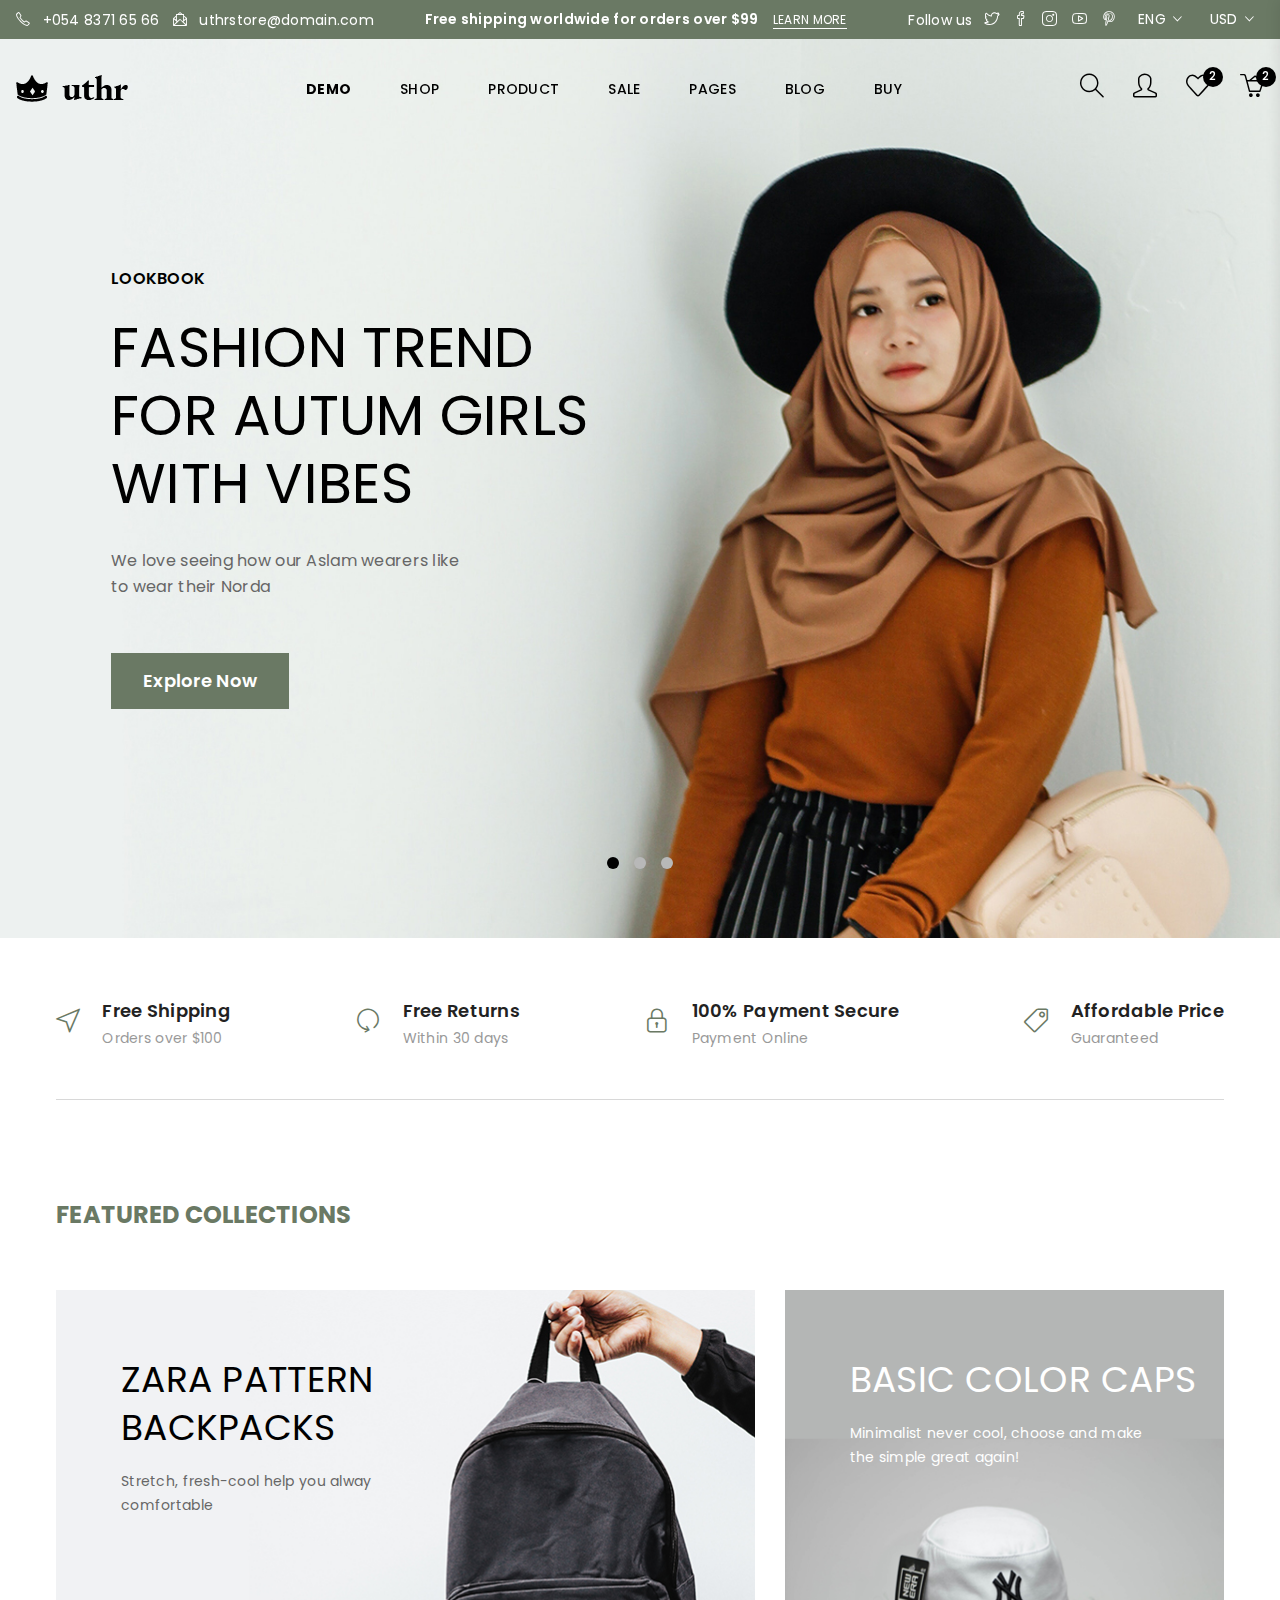
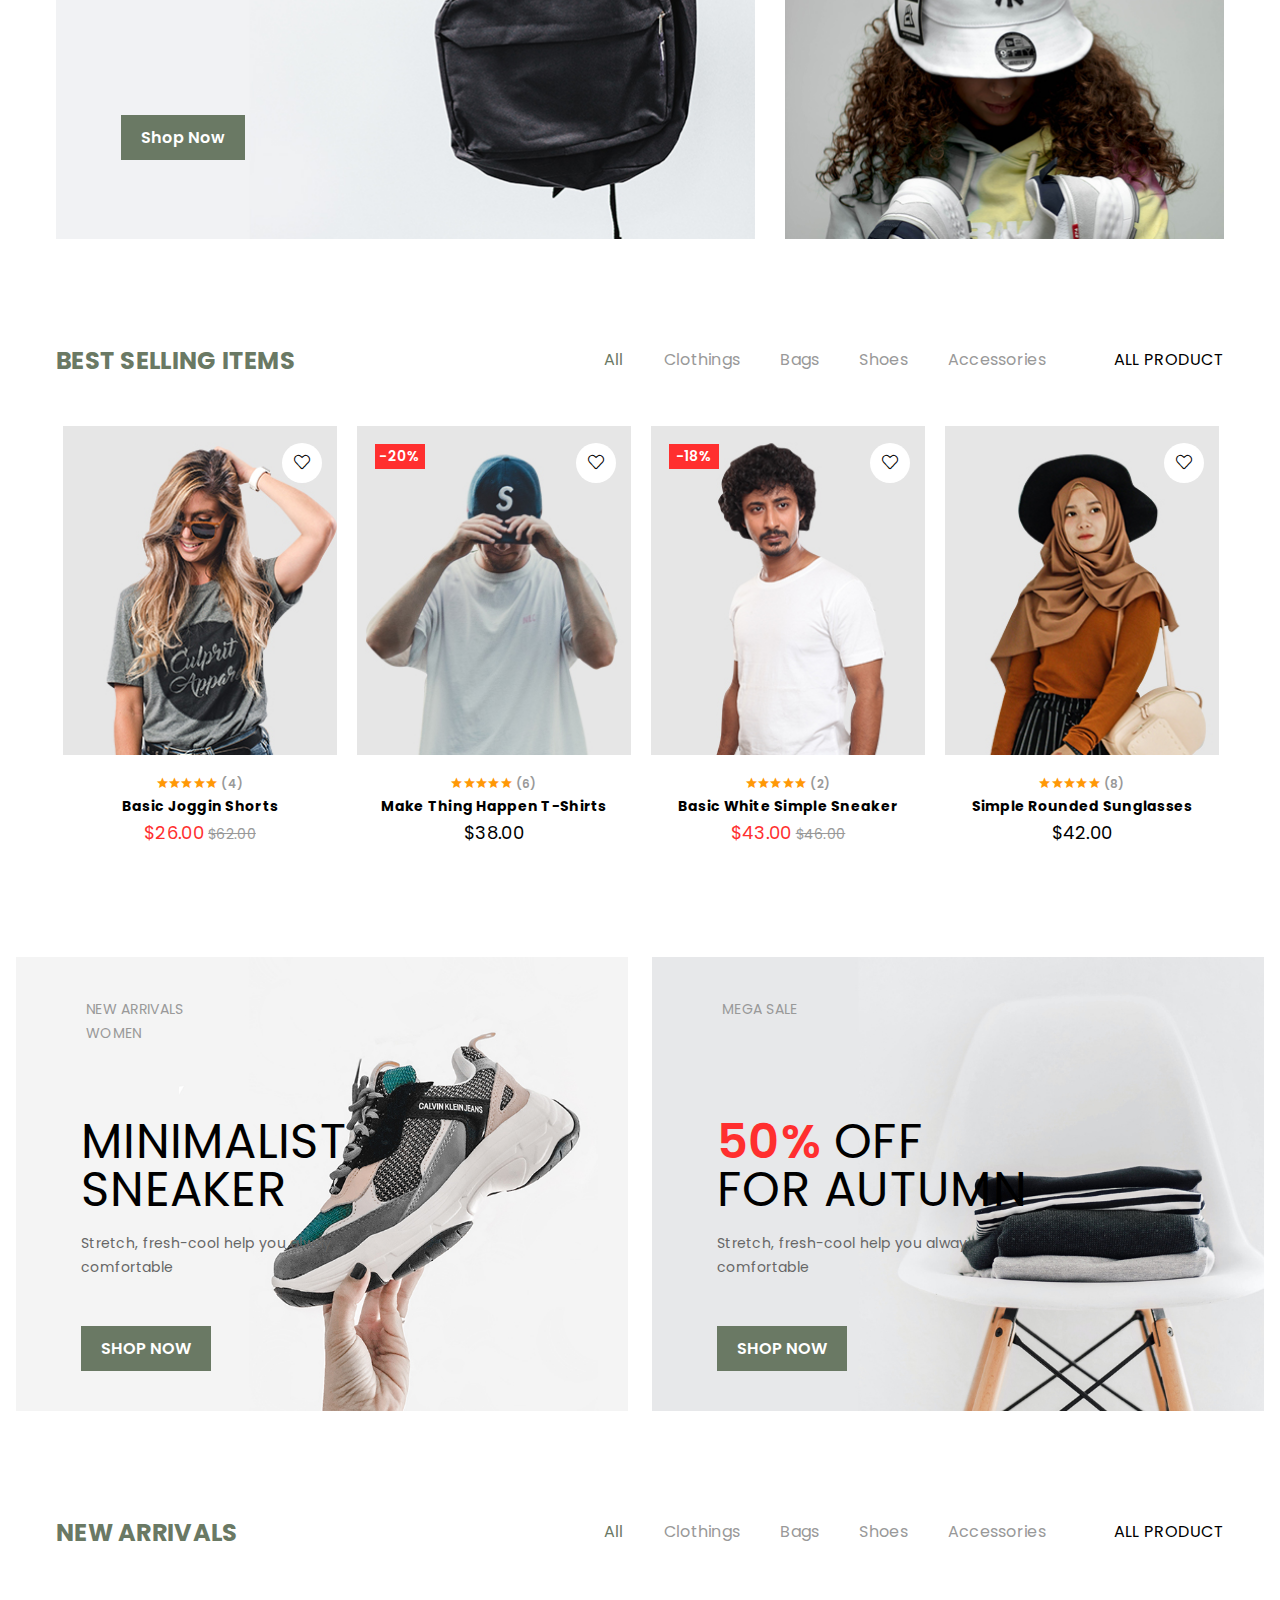
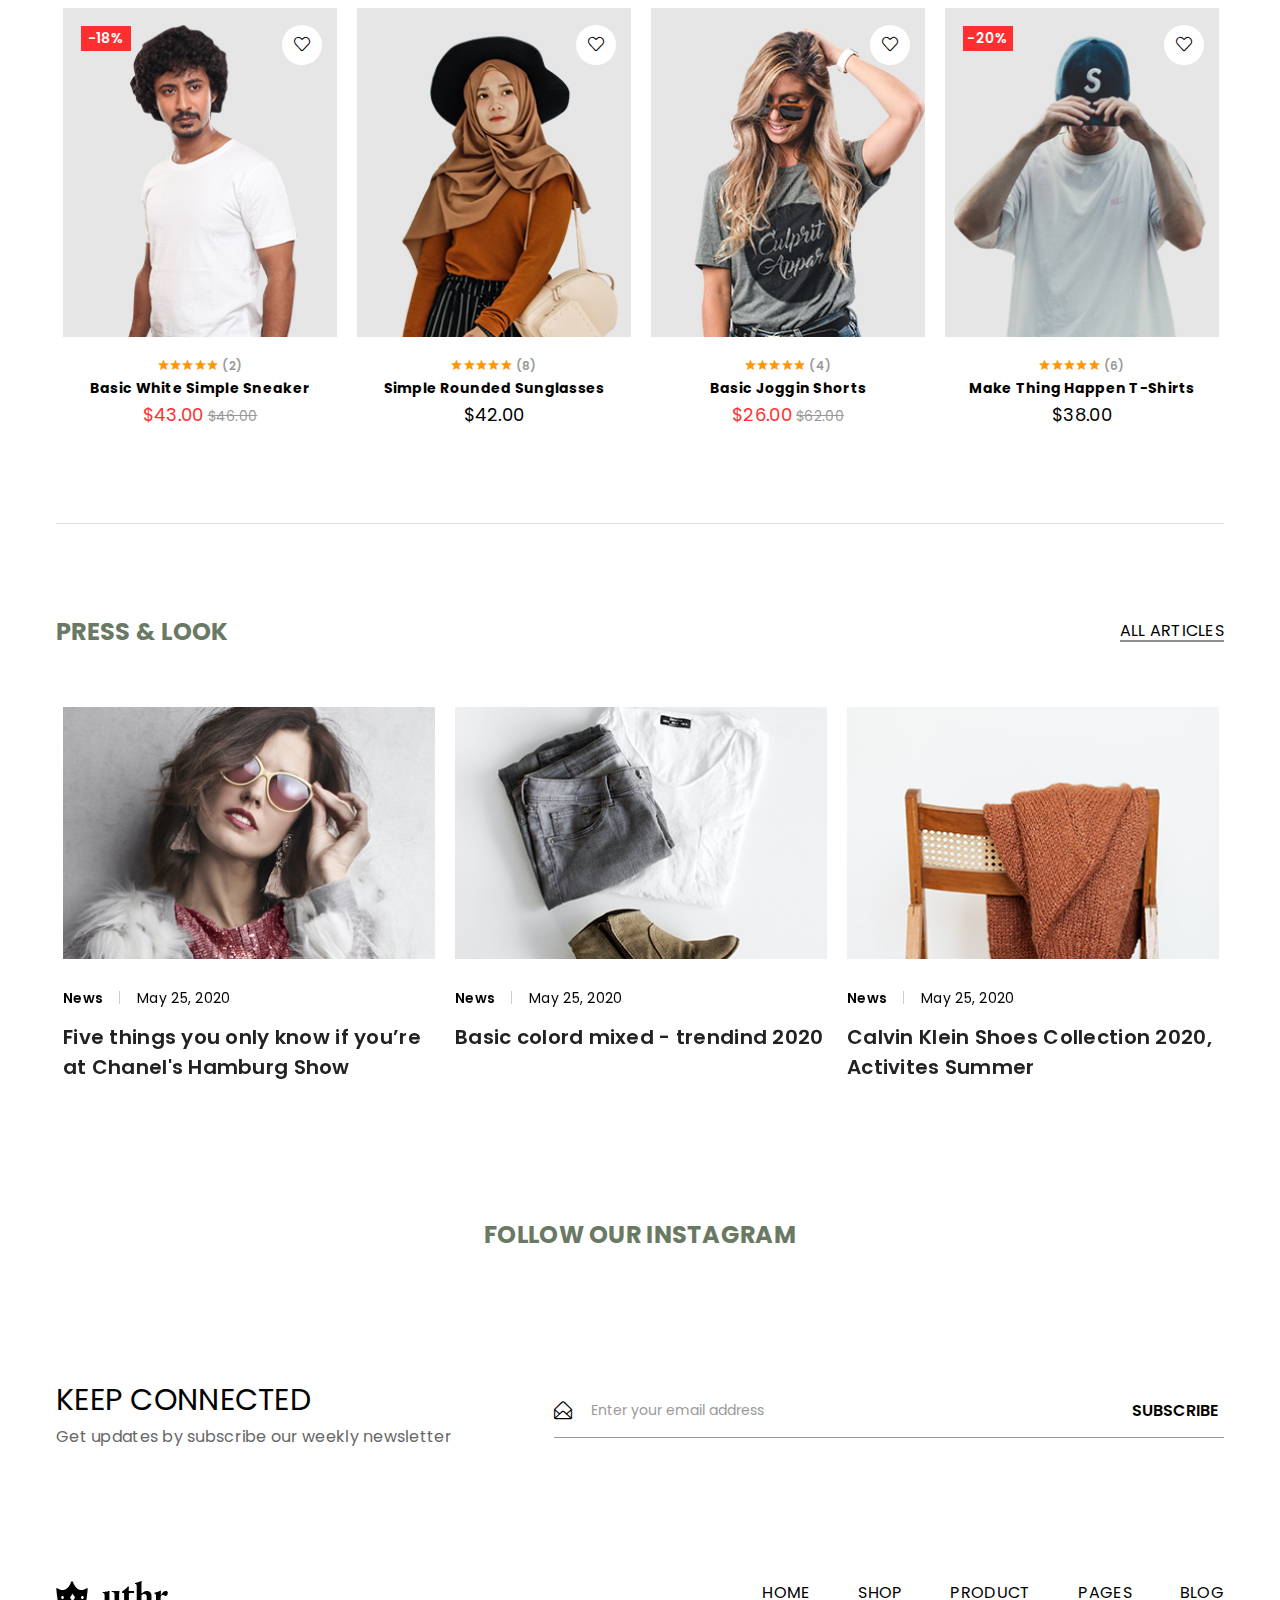
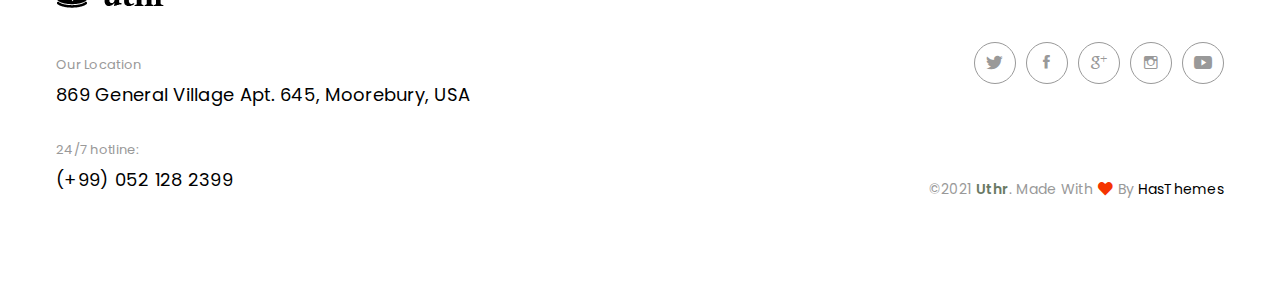
<file: WebsiteShopQuanAo/WebsiteShopQuanAo/UI_User/index.html>
<!doctype html>
<html class="no-js" lang="vi">

<head>
    <meta charset="utf-8">
    <meta http-equiv="x-ua-compatible" content="ie=edge">
    <title>Uthr – Fashion eCommerce HTML Template </title>
    <meta name="description" content="Uthr Fashion eCommerce Bootstrap 5 Template is an innovative and modern e-commerce online store website template." />
    <meta name="viewport" content="width=device-width, initial-scale=1">
    <link rel="profile" href="https://gmpg.org/xfn/11">
    <link rel="canonical" href="Replace_with_your_PAGE_URL" />

    <!-- Open Graph (OG) meta tags are snippets of code that control how URLs are displayed when shared on social media  -->
    <!-- <meta property="og:locale" content="en_US" />
    <meta property="og:type" content="website" />
    <meta property="og:title" content="Uthr – Fashion eCommerce HTML Template" />
    <meta property="og:url" content="PAGE_URL" />
    <meta property="og:site_name" content="SITE_NAME" /> -->
    <!-- For the og:image content, replace the # with a link of an image -->
    <!-- <meta property="og:image" content="#" />
    <meta property="og:description"
        content="240+ Best Bootstrap Templates are available on this website. Find your template for your project compatible with the most popular HTML library in the world." /> -->

    <!-- Add site Favicon -->
    <link rel="icon" href="https://hasthemes.com/wp-content/uploads/2019/04/cropped-favicon-32x32.png" sizes="32x32" />
    <link rel="icon" href="https://hasthemes.com/wp-content/uploads/2019/04/cropped-favicon-192x192.png"
        sizes="192x192" />
    <link rel="apple-touch-icon" href="https://hasthemes.com/wp-content/uploads/2019/04/cropped-favicon-180x180.png" />
    <meta name="msapplication-TileImage"
        content="https://hasthemes.com/wp-content/uploads/2019/04/cropped-favicon-270x270.png" />

    <!-- CSS
    ========================= -->
    <link rel="stylesheet" href="assets/css/vendor/bootstrap.min.css">
    <link rel="stylesheet" href="assets/css/slick.css">
    <link rel="stylesheet" href="assets/css/simple-line-icons.css">
    <link rel="stylesheet" href="assets/css/ionicons.min.css">
    <link rel="stylesheet" href="assets/css/font.awesome.css">
    <link rel="stylesheet" href="assets/css/animate.css">
    <link rel="stylesheet" href="assets/css/nice-select.css">
    <link rel="stylesheet" href="assets/css/jquery-ui.min.css">
    <link rel="stylesheet" href="assets/css/magnific-popup.css">

    <!-- Main Style CSS -->
    <link rel="stylesheet" href="assets/css/style.css">

    <!--modernizr min js here-->
    <script src="assets/js/vendor/modernizr-3.7.1.min.js"></script>


    <!-- Structured Data  -->
    <script type="application/ld+json">
        {
        "@context": "http://schema.org",
        "@type": "WebSite",
        "name": "Replace_with_your_site_title",
        "url": "Replace_with_your_site_URL"
        }
    </script>

</head>

<body>

    <!--offcanvas menu area start-->
    <div class="body_overlay">

    </div>
    <div class="offcanvas_menu">
        <div class="container">
            <div class="row">
                <div class="col-12">
                    <div class="offcanvas_menu_wrapper">
                        <div class="canvas_close">
                            <a href="javascript:void(0)"><i class="ion-android-close"></i></a>
                        </div>
                        <div class="header_contact_info">
                            <ul class="d-flex">
                                <li class="text-white"> <i class="icons icon-phone"></i> <a href="tel:+05483716566">+054
                                        8371 65 66</a></li>
                                <li class="text-white"> <i class="icon-envelope-letter icons"></i> <a
                                        href="#">uthrstore@domain.com</a></li>
                            </ul>
                        </div>
                        <div class="header_social d-flex">
                            <span>Follow us</span>
                            <ul class="d-flex">
                                <li><a href="#"><i class="icon-social-twitter icons"></i></a></li>
                                <li><a href="#"><i class="icon-social-facebook icons"></i></a></li>
                                <li><a href="#"><i class="icon-social-instagram icons"></i></a></li>
                                <li><a href="#"><i class="icon-social-youtube icons"></i></a></li>
                                <li><a href="#"><i class="icon-social-pinterest icons"></i></a></li>
                            </ul>
                        </div>
                        <div class="language_currency">
                            <ul class="d-flex">
                                <li class="language"><a href="#"> Eng <i class="icon-right ion-ios-arrow-down"></i></a>
                                    <ul class="dropdown_language">
                                        <li><a href="#">French</a></li>
                                        <li><a href="#">Spanish</a></li>
                                        <li><a href="#">Russian</a></li>
                                    </ul>
                                </li>
                                <li class="currency"><a href="#"> USd <i class="icon-right ion-ios-arrow-down"></i></a>
                                    <ul class="dropdown_currency">
                                        <li><a href="#">€ Euro</a></li>
                                        <li><a href="#">£ Pound Sterling</a></li>
                                        <li><a href="#">$ US Dollar</a></li>
                                    </ul>
                                </li>
                            </ul>
                        </div>
                        <div id="menu" class="text-left ">
                            <ul class="offcanvas_main_menu">
                                <li class="menu-item-has-children active">
                                    <a href="#">Home</a>
                                </li>
                                <li class="menu-item-has-children">
                                    <a href="shop.html">Shop</a>
                                </li>
                                <li class="menu-item-has-children">
                                    <a href="product-details.html"> Product Details</a>
                                </li>
                                <li><a href="#">sale</a></li>
                                <li class="menu-item-has-children">
                                    <a href="#">pages </a>
                                    <ul class="sub-menu">
                                        <li><a href="cart.html">cart</a></li>
                                        <li><a href="checkout.html">Checkout</a></li>
                                    </ul>
                                </li>
                                <li class="menu-item-has-children">
                                    <a href="#">blog</a>
                                    <ul class="sub-menu">
                                        <li><a href="blog.html">blog</a></li>
                                        <li><a href="blog-details.html">blog details</a></li>
                                    </ul>

                                </li>
                                <li><a href="#">buy</a></li>
                            </ul>
                        </div>
                    </div>
                </div>
            </div>
        </div>
    </div>
    <!--offcanvas menu area end-->
    <!--mini cart-->
    <div class="mini_cart">
        <div class="cart_gallery">
            <div class="cart_close">
                <div class="cart_text">
                    <h3>cart</h3>
                </div>
                <div class="mini_cart_close">
                    <a href="javascript:void(0)"><i class="icon-close icons"></i></a>
                </div>
            </div>
            <div class="cart_item">
                <div class="cart_img">
                    <a href="#"><img src="assets/img/product/product1.jpg" alt=""></a>
                </div>
                <div class="cart_info">
                    <a href="#">Primis In Faucibus</a>
                    <p>1 x <span> $65.00 </span></p>
                </div>
                <div class="cart_remove">
                    <a href="#"><i class="icon-close icons"></i></a>
                </div>
            </div>
            <div class="cart_item">
                <div class="cart_img">
                    <a href="#"><img src="assets/img/product/product2.jpg" alt=""></a>
                </div>
                <div class="cart_info">
                    <a href="#">Letraset Sheets</a>
                    <p>1 x <span> $60.00 </span></p>
                </div>
                <div class="cart_remove">
                    <a href="#"><i class="icon-close icons"></i></a>
                </div>
            </div>
        </div>
        <div class="mini_cart_table">
            <div class="cart_table_border">
                <div class="cart_total">
                    <span>Sub total:</span>
                    <span class="price">$125.00</span>
                </div>
                <div class="cart_total mt-10">
                    <span>total:</span>
                    <span class="price">$125.00</span>
                </div>
            </div>
        </div>
        <div class="mini_cart_footer">
            <div class="cart_button">
                <a href="cart.html"><i class="fa fa-shopping-cart"></i> View cart</a>
            </div>
            <div class="cart_button">
                <a href="checkout.html"><i class="fa fa-sign-in"></i> Checkout</a>
            </div>
        </div>
    </div>
    <!--mini cart end-->
    <!--header area start-->
    <header class="header_section header_transparent">
        <div class="header_top">
            <div class="container-fluid">
                <div class="row">
                    <div class="col-12">
                        <div class="header_top_inner d-flex justify-content-between align-items-center">
                            <div class="header_contact_info">
                                <ul class="d-flex">
                                    <li class="text-white"> <i class="icons icon-phone"></i> <a
                                            href="tel:+05483716566">+054 8371 65 66</a></li>
                                    <li class="text-white"> <i class="icon-envelope-letter icons"></i> <a
                                            href="#">uthrstore@domain.com</a></li>
                                </ul>
                            </div>
                            <div class="free_shipping_text">
                                <p class="text-white">Free shipping worldwide for orders over $99 <a href="#">Learn
                                        More</a></p>
                            </div>
                            <div class="header_top_sidebar d-flex align-items-center">
                                <div class="header_social d-flex">
                                    <span>Follow us</span>
                                    <ul class="d-flex">
                                        <li><a href="#"><i class="icon-social-twitter icons"></i></a></li>
                                        <li><a href="#"><i class="icon-social-facebook icons"></i></a></li>
                                        <li><a href="#"><i class="icon-social-instagram icons"></i></a></li>
                                        <li><a href="#"><i class="icon-social-youtube icons"></i></a></li>
                                        <li><a href="#"><i class="icon-social-pinterest icons"></i></a></li>
                                    </ul>
                                </div>
                                <div class="language_currency">
                                    <ul class="d-flex">
                                        <li class="language"><a href="#"> Eng <i
                                                    class="icon-right ion-ios-arrow-down"></i></a>
                                            <ul class="dropdown_language">
                                                <li><a href="#">French</a></li>
                                                <li><a href="#">Spanish</a></li>
                                                <li><a href="#">Russian</a></li>
                                            </ul>
                                        </li>
                                        <li class="currency"><a href="#"> USd <i
                                                    class="icon-right ion-ios-arrow-down"></i></a>
                                            <ul class="dropdown_currency">
                                                <li><a href="#">€ Euro</a></li>
                                                <li><a href="#">£ Pound Sterling</a></li>
                                                <li><a href="#">$ US Dollar</a></li>
                                            </ul>
                                        </li>
                                    </ul>
                                </div>
                            </div>
                        </div>
                    </div>
                </div>
            </div>
        </div>

        <div class="main_header">
            <div class="container-fluid">
                <div class="row">
                    <div class="col-12">
                        <div class="header_container d-flex justify-content-between align-items-center">
                            <div class="canvas_open">
                                <a href="javascript:void(0)"><i class="ion-navicon"></i></a>
                            </div>
                            <div class="header_logo">
                                <a class="sticky_none" href="index.html"><img src="assets/img/logo/logo.png" alt=""></a>
                            </div>
                            <!--main menu start-->
                            <div class="main_menu d-none d-lg-block">
                                <nav>
                                    <ul class="d-flex">
                                        <li><a class="active" href="index.html">demo</a> </li>
                                        <li><a href="shop.html">shop</a></li>
                                        <li><a href="product-details.html">product</a></li>
                                        <li><a href="#">sale</a></li>
                                        <li><a href="#">pages</a>
                                            <ul class="sub_menu">
                                                <li><a href="cart.html">Cart Pages</a></li>
                                                <li><a href="checkout.html">Checkout Pages</a></li>
                                            </ul>
                                        </li>
                                        <li><a href="blog.html">blog</a>
                                            <ul class="sub_menu">
                                                <li><a href="blog.html">Blog Pages</a></li>
                                                <li><a href="blog-details.html">Blog Details</a></li>
                                            </ul>
                                        </li>
                                        <li><a href="#">buy</a></li>
                                    </ul>
                                </nav>
                            </div>
                            <div class="header_account">
                                <ul class="d-flex">
                                    <li class="header_search"><a href="#"><i class="icon-magnifier icons"></i></a></li>
                                    <li class="account_link"><a href="#"><i class="icon-user icons"></i></a>
                                        <ul class="dropdown_account_link">
                                            <li><a href="#">My Account</a></li>
                                            <li><a href="#">Login</a></li>
                                            <li><a href="#">Contact</a></li>
                                        </ul>
                                    </li>
                                    <li><a href="#"><i class="icon-heart icons"></i></a> <span
                                            class="item_count">2</span></li>
                                    <li class="shopping_cart"><a href="#"><i class="icon-basket-loaded icons"></i></a>
                                        <span class="item_count">2</span></li>
                                </ul>
                            </div>
                        </div>
                    </div>
                </div>
            </div>
        </div>
        <!-- page search box -->
        <div class="page_search_box">
            <div class="search_close">
                <i class="ion-close-round"></i>
            </div>
            <form class="border-bottom" action="#">
                <input class="border-0" placeholder="Search products..." type="text">
                <button type="submit"><span class="icon-magnifier icons"></span></button>
            </form>
        </div>

    </header>
    <!--header area end-->


    <!--slider area start-->
    <section class="slider_section mb-63">
        <div class="slider_area slick_slider_activation" data-slick='{
            "slidesToShow": 1,
            "slidesToScroll": 1,
            "arrows": true,
            "dots": true,
            "autoplay": false,
            "speed": 300,
            "infinite": true
        }'>
            <div class="single_slider d-flex align-items-center" data-bgimg="assets/img/slider/slider1.jpg">
                <div class="container">
                    <div class="row">
                        <div class="col-lg-6 col-md-7">
                            <div class="slider_text">
                                <span>Lookbook</span>
                                <h1>fashion trend for autum girls with vibes</h1>
                                <p>We love seeing how our Aslam wearers like <br> to wear their Norda</p>
                                <a class="btn btn-primary" href="shop.html">Explore Now</a>
                            </div>
                        </div>
                    </div>
                </div>
            </div>
            <div class="single_slider d-flex align-items-center" data-bgimg="assets/img/slider/slider1.jpg">
                <div class="container">
                    <div class="row">
                        <div class="col-lg-6 col-md-7">
                            <div class="slider_text">
                                <span>Lookbook</span>
                                <h1>fashion trend for autum girls with vibes</h1>
                                <p>We love seeing how our Aslam wearers like <br> to wear their Norda</p>
                                <a class="btn btn-primary" href="shop.html">Explore Now</a>
                            </div>
                        </div>
                    </div>
                </div>
            </div>
            <div class="single_slider d-flex align-items-center" data-bgimg="assets/img/slider/slider1.jpg">
                <div class="container">
                    <div class="row">
                        <div class="col-lg-6 col-md-7">
                            <div class="slider_text">
                                <span>Lookbook</span>
                                <h1>fashion trend for autum girls with vibes</h1>
                                <p>We love seeing how our Aslam wearers like <br> to wear their Norda</p>
                                <a class="btn btn-primary" href="shop.html">Explore Now</a>
                            </div>
                        </div>
                    </div>
                </div>
            </div>
        </div>
    </section>
    <!--slider area end-->

    <!--shipping section start-->
    <section class="shipping_section mb-102">
        <div class="container">
            <div class="row">
                <div class="col-12">
                    <div class="shipping_inner d-flex justify-content-between">
                        <div class="single_shipping d-flex align-items-center">
                            <div class="shipping_icon">
                                <i class="icon-cursor icons"></i>
                            </div>
                            <div class="shipping_text">
                                <h3>Free Shipping</h3>
                                <p>Orders over $100</p>
                            </div>
                        </div>
                        <div class="single_shipping d-flex align-items-center">
                            <div class="shipping_icon">
                                <i class="icon-reload icons"></i>
                            </div>
                            <div class="shipping_text">
                                <h3>Free Returns</h3>
                                <p>Within 30 days</p>
                            </div>
                        </div>
                        <div class="single_shipping d-flex align-items-center">
                            <div class="shipping_icon">
                                <i class="icon-lock icons"></i>
                            </div>
                            <div class="shipping_text">
                                <h3>100% Payment Secure</h3>
                                <p>Payment Online</p>
                            </div>
                        </div>
                        <div class="single_shipping d-flex align-items-center">
                            <div class="shipping_icon">
                                <i class="icon-tag icons"></i>
                            </div>
                            <div class="shipping_text">
                                <h3>Affordable Price</h3>
                                <p>Guaranteed</p>
                            </div>
                        </div>
                    </div>
                </div>
            </div>
        </div>
    </section>
    <!--shipping section end-->

    <!-- banner section start -->
    <section class="banner_section mb-109">
        <div class="container">
            <div class="section_title mb-60">
                <h2>featured collections</h2>
            </div>
            <div class="banner_container d-flex">
                <figure class="single_banner position-relative mr-30">
                    <img src="assets/img/bg/bg1.jpg" alt="">
                    <figcaption class="banner_text position-absolute">
                        <h3>Zara Pattern <br> backpacks</h3>
                        <p>Stretch, fresh-cool help you alway <br> comfortable</p>
                        <a class="btn btn-primary" href="shop.html">Shop Now</a>
                    </figcaption>
                </figure>
                <figure class="single_banner position-relative">
                    <img src="assets/img/bg/bg2.jpg" alt="">
                    <figcaption class="banner_text position-absolute">
                        <h3 class="text-white">Basic Color Caps</h3>
                        <p class="text-white">Minimalist never cool, choose and make <br> the simple great again!</p>
                    </figcaption>
                </figure>
            </div>
        </div>
    </section>
    <!-- banner section end -->

    <!-- product section start -->
    <section class="product_section mb-96">
        <div class="container">
            <div class="product_header d-flex justify-content-between  mb-50">
                <div class="section_title">
                    <h2>best selling items</h2>
                </div>
                <div class="product_tab_btn d-flex">
                    <ul class="nav" role="tablist">
                        <li>
                            <a class="active" data-toggle="tab" href="#all" role="tab" aria-controls="all"
                                aria-selected="true">
                                All
                            </a>
                        </li>
                        <li>
                            <a data-toggle="tab" href="#clothings" role="tab" aria-controls="clothings"
                                aria-selected="false">
                                Clothings
                            </a>
                        </li>
                        <li>
                            <a data-toggle="tab" href="#bags" role="tab" aria-controls="bags" aria-selected="false">
                                Bags
                            </a>
                        </li>
                        <li>
                            <a data-toggle="tab" href="#shoes" role="tab" aria-controls="shoes" aria-selected="false">
                                Shoes
                            </a>
                        </li>
                        <li>
                            <a data-toggle="tab" href="#accessories" role="tab" aria-controls="accessories"
                                aria-selected="false">
                                Accessories
                            </a>
                        </li>
                    </ul>
                    <div class="all_product">
                        <a href="shop.html">All Product</a>
                    </div>
                </div>
            </div>
            <div class="product_container row">
                <div class="tab-content">
                    <div class="tab-pane fade show active" id="all" role="tabpanel">
                        <div class="product_slick slick_slider_activation" data-slick='{
                            "slidesToShow": 4,
                            "slidesToScroll": 1,
                            "arrows": true,
                            "dots": false,
                            "autoplay": false,
                            "speed": 300,
                            "infinite": true,
                            "responsive":[
                              {"breakpoint":992, "settings": { "slidesToShow": 3 } },
                              {"breakpoint":768, "settings": { "slidesToShow": 2 } },
                              {"breakpoint":300, "settings": { "slidesToShow": 1 } }
                             ]
                        }'>
                            <article class="col single_product">
                                <figure>
                                    <div class="product_thumb">
                                        <a href="product-details.html">
                                            <img class="primary_img" src="assets/img/product/product1.jpg"
                                                alt="consectetur">
                                        </a>
                                        <div class="product_action">
                                            <ul>
                                                <li class="wishlist"><a href="#" data-tippy="Wishlist"
                                                        data-tippy-inertia="true" data-tippy-delay="50"
                                                        data-tippy-arrow="true" data-tippy-placement="left"><i
                                                            class="icon-heart icons"></i></a></li>

                                                <li class="quick_view"><a data-toggle="modal" data-target="#modal_box"
                                                        data-tippy="Quick View" href="#" data-tippy-inertia="true"
                                                        data-tippy-delay="50" data-tippy-arrow="true"
                                                        data-tippy-placement="left"><i
                                                            class="icon-size-fullscreen icons"></i></a></li>

                                                <li class="compare"><a data-tippy="Compare" href="#"
                                                        data-tippy-inertia="true" data-tippy-delay="50"
                                                        data-tippy-arrow="true" data-tippy-placement="left"><i
                                                            class="icon-refresh icons"></i></a></li>
                                            </ul>
                                        </div>
                                    </div>
                                    <figcaption class="product_content text-center">
                                        <div class="product_ratting">
                                            <ul class="d-flex justify-content-center">
                                                <li><a href="#"><i class="ion-android-star"></i></a></li>
                                                <li><a href="#"><i class="ion-android-star"></i></a></li>
                                                <li><a href="#"><i class="ion-android-star"></i></a></li>
                                                <li><a href="#"><i class="ion-android-star"></i></a></li>
                                                <li><a href="#"><i class="ion-android-star"></i></a></li>
                                                <li><span>(4)</span></li>
                                            </ul>
                                        </div>
                                        <h4 class="product_name"><a href="product-details.html">Basic Joggin Shorts</a>
                                        </h4>
                                        <div class="price_box">
                                            <span class="current_price">$26.00</span>
                                            <span class="old_price">$62.00</span>
                                        </div>
                                        <div class="add_to_cart">
                                            <a class="btn btn-primary" href="#" data-tippy="Add To Cart"
                                                data-tippy-inertia="true" data-tippy-delay="50" data-tippy-arrow="true"
                                                data-tippy-placement="top">Add To Cart</a>
                                        </div>
                                    </figcaption>
                                </figure>
                            </article>
                            <article class="col single_product">
                                <figure>
                                    <div class="product_thumb">
                                        <a href="product-details.html">
                                            <img class="primary_img" src="assets/img/product/product2.jpg"
                                                alt="consectetur">
                                        </a>
                                        <div class="product_action">
                                            <ul>
                                                <li class="wishlist"><a href="#" data-tippy="Wishlist"
                                                        data-tippy-inertia="true" data-tippy-delay="50"
                                                        data-tippy-arrow="true" data-tippy-placement="left"><i
                                                            class="icon-heart icons"></i></a></li>

                                                <li class="quick_view"><a data-toggle="modal" data-target="#modal_box"
                                                        data-tippy="Quick View" href="#" data-tippy-inertia="true"
                                                        data-tippy-delay="50" data-tippy-arrow="true"
                                                        data-tippy-placement="left"><i
                                                            class="icon-size-fullscreen icons"></i></a></li>

                                                <li class="compare"><a data-tippy="Compare" href="#"
                                                        data-tippy-inertia="true" data-tippy-delay="50"
                                                        data-tippy-arrow="true" data-tippy-placement="left"><i
                                                            class="icon-refresh icons"></i></a></li>
                                            </ul>
                                        </div>
                                        <div class="product_label">
                                            <span>-20%</span>
                                        </div>
                                    </div>
                                    <figcaption class="product_content text-center">
                                        <div class="product_ratting">
                                            <ul class="d-flex justify-content-center">
                                                <li><a href="#"><i class="ion-android-star"></i></a></li>
                                                <li><a href="#"><i class="ion-android-star"></i></a></li>
                                                <li><a href="#"><i class="ion-android-star"></i></a></li>
                                                <li><a href="#"><i class="ion-android-star"></i></a></li>
                                                <li><a href="#"><i class="ion-android-star"></i></a></li>
                                                <li><span>(6)</span></li>
                                            </ul>
                                        </div>
                                        <h4 class="product_name"><a href="product-details.html">Make Thing Happen
                                                T-Shirts</a></h4>
                                        <div class="price_box">
                                            <span class="text-black">$38.00</span>

                                        </div>
                                        <div class="add_to_cart">
                                            <a class="btn btn-primary" href="#" data-tippy="Add To Cart"
                                                data-tippy-inertia="true" data-tippy-delay="50" data-tippy-arrow="true"
                                                data-tippy-placement="top">Add To Cart</a>
                                        </div>
                                    </figcaption>
                                </figure>
                            </article>
                            <article class="col single_product">
                                <figure>
                                    <div class="product_thumb">
                                        <a href="product-details.html">
                                            <img class="primary_img" src="assets/img/product/product3.jpg"
                                                alt="consectetur">
                                        </a>
                                        <div class="product_action">
                                            <ul>
                                                <li class="wishlist"><a href="#" data-tippy="Wishlist"
                                                        data-tippy-inertia="true" data-tippy-delay="50"
                                                        data-tippy-arrow="true" data-tippy-placement="left"><i
                                                            class="icon-heart icons"></i></a></li>

                                                <li class="quick_view"><a data-toggle="modal" data-target="#modal_box"
                                                        data-tippy="Quick View" href="#" data-tippy-inertia="true"
                                                        data-tippy-delay="50" data-tippy-arrow="true"
                                                        data-tippy-placement="left"><i
                                                            class="icon-size-fullscreen icons"></i></a></li>
                                                <li class="compare"><a data-tippy="Compare" href="#"
                                                        data-tippy-inertia="true" data-tippy-delay="50"
                                                        data-tippy-arrow="true" data-tippy-placement="left"><i
                                                            class="icon-refresh icons"></i></a></li>
                                            </ul>
                                        </div>
                                        <div class="product_label">
                                            <span>-18%</span>
                                        </div>
                                    </div>
                                    <figcaption class="product_content text-center">
                                        <div class="product_ratting">
                                            <ul class="d-flex justify-content-center">
                                                <li><a href="#"><i class="ion-android-star"></i></a></li>
                                                <li><a href="#"><i class="ion-android-star"></i></a></li>
                                                <li><a href="#"><i class="ion-android-star"></i></a></li>
                                                <li><a href="#"><i class="ion-android-star"></i></a></li>
                                                <li><a href="#"><i class="ion-android-star"></i></a></li>
                                                <li><span>(2)</span></li>
                                            </ul>
                                        </div>
                                        <h4 class="product_name"><a href="product-details.html">Basic White Simple
                                                Sneaker</a></h4>
                                        <div class="price_box">
                                            <span class="current_price">$43.00</span>
                                            <span class="old_price">$46.00</span>
                                        </div>
                                        <div class="add_to_cart">
                                            <a class="btn btn-primary" href="#" data-tippy="Add To Cart"
                                                data-tippy-inertia="true" data-tippy-delay="50" data-tippy-arrow="true"
                                                data-tippy-placement="top">Add To Cart</a>
                                        </div>
                                    </figcaption>
                                </figure>
                            </article>
                            <article class="col single_product">
                                <figure>
                                    <div class="product_thumb">
                                        <a href="product-details.html">
                                            <img class="primary_img" src="assets/img/product/product4.jpg"
                                                alt="consectetur">
                                        </a>
                                        <div class="product_action">
                                            <ul>
                                                <li class="wishlist"><a href="#" data-tippy="Wishlist"
                                                        data-tippy-inertia="true" data-tippy-delay="50"
                                                        data-tippy-arrow="true" data-tippy-placement="left"><i
                                                            class="icon-heart icons"></i></a></li>

                                                <li class="quick_view"><a data-toggle="modal" data-target="#modal_box"
                                                        data-tippy="Quick View" href="#" data-tippy-inertia="true"
                                                        data-tippy-delay="50" data-tippy-arrow="true"
                                                        data-tippy-placement="left"><i
                                                            class="icon-size-fullscreen icons"></i></a></li>
                                                <li class="compare"><a data-tippy="Compare" href="#"
                                                        data-tippy-inertia="true" data-tippy-delay="50"
                                                        data-tippy-arrow="true" data-tippy-placement="left"><i
                                                            class="icon-refresh icons"></i></a></li>
                                            </ul>
                                        </div>
                                    </div>
                                    <figcaption class="product_content text-center">
                                        <div class="product_ratting">
                                            <ul class="d-flex justify-content-center">
                                                <li><a href="#"><i class="ion-android-star"></i></a></li>
                                                <li><a href="#"><i class="ion-android-star"></i></a></li>
                                                <li><a href="#"><i class="ion-android-star"></i></a></li>
                                                <li><a href="#"><i class="ion-android-star"></i></a></li>
                                                <li><a href="#"><i class="ion-android-star"></i></a></li>
                                                <li><span>(8)</span></li>
                                            </ul>
                                        </div>
                                        <h4 class="product_name"><a href="product-details.html">Simple Rounded
                                                Sunglasses</a></h4>
                                        <div class="price_box">
                                            <span class="text-black">$42.00</span>
                                        </div>
                                        <div class="add_to_cart">
                                            <a class="btn btn-primary" href="#" data-tippy="Add To Cart"
                                                data-tippy-inertia="true" data-tippy-delay="50" data-tippy-arrow="true"
                                                data-tippy-placement="top">Add To Cart</a>
                                        </div>
                                    </figcaption>
                                </figure>
                            </article>
                            <article class="col single_product">
                                <figure>
                                    <div class="product_thumb">
                                        <a href="product-details.html">
                                            <img class="primary_img" src="assets/img/product/product1.jpg"
                                                alt="consectetur">
                                        </a>
                                        <div class="product_action">
                                            <ul>
                                                <li class="wishlist"><a href="#" data-tippy="Wishlist"
                                                        data-tippy-inertia="true" data-tippy-delay="50"
                                                        data-tippy-arrow="true" data-tippy-placement="left"><i
                                                            class="icon-heart icons"></i></a></li>

                                                <li class="quick_view"><a data-toggle="modal" data-target="#modal_box"
                                                        data-tippy="Quick View" href="#" data-tippy-inertia="true"
                                                        data-tippy-delay="50" data-tippy-arrow="true"
                                                        data-tippy-placement="left"><i
                                                            class="icon-size-fullscreen icons"></i></a></li>
                                                <li class="compare"><a data-tippy="Compare" href="#"
                                                        data-tippy-inertia="true" data-tippy-delay="50"
                                                        data-tippy-arrow="true" data-tippy-placement="left"><i
                                                            class="icon-refresh icons"></i></a></li>
                                            </ul>
                                        </div>
                                    </div>
                                    <figcaption class="product_content text-center">
                                        <div class="product_ratting">
                                            <ul class="d-flex justify-content-center">
                                                <li><a href="#"><i class="ion-android-star"></i></a></li>
                                                <li><a href="#"><i class="ion-android-star"></i></a></li>
                                                <li><a href="#"><i class="ion-android-star"></i></a></li>
                                                <li><a href="#"><i class="ion-android-star"></i></a></li>
                                                <li><a href="#"><i class="ion-android-star"></i></a></li>
                                                <li><span>(12)</span></li>
                                            </ul>
                                        </div>
                                        <h4 class="product_name"><a href="product-details.html">Basic Joggin Shorts</a>
                                        </h4>
                                        <div class="price_box">
                                            <span class="current_price">$26.00</span>
                                            <span class="old_price">$362.00</span>
                                        </div>
                                        <div class="add_to_cart">
                                            <a class="btn btn-primary" href="#" data-tippy="Add To Cart"
                                                data-tippy-inertia="true" data-tippy-delay="50" data-tippy-arrow="true"
                                                data-tippy-placement="top">Add To Cart</a>
                                        </div>
                                    </figcaption>
                                </figure>
                            </article>
                            <article class="col single_product">
                                <figure>
                                    <div class="product_thumb">
                                        <a href="product-details.html">
                                            <img class="primary_img" src="assets/img/product/product2.jpg"
                                                alt="consectetur">
                                        </a>
                                        <div class="product_action">
                                            <ul>
                                                <li class="wishlist"><a href="#" data-tippy="Wishlist"
                                                        data-tippy-inertia="true" data-tippy-delay="50"
                                                        data-tippy-arrow="true" data-tippy-placement="left"><i
                                                            class="icon-heart icons"></i></a></li>

                                                <li class="quick_view"><a data-toggle="modal" data-target="#modal_box"
                                                        data-tippy="Quick View" href="#" data-tippy-inertia="true"
                                                        data-tippy-delay="50" data-tippy-arrow="true"
                                                        data-tippy-placement="left"><i
                                                            class="icon-size-fullscreen icons"></i></a></li>
                                                <li class="compare"><a data-tippy="Compare" href="#"
                                                        data-tippy-inertia="true" data-tippy-delay="50"
                                                        data-tippy-arrow="true" data-tippy-placement="left"><i
                                                            class="icon-refresh icons"></i></a></li>
                                            </ul>
                                        </div>
                                        <div class="product_label">
                                            <span>-20%</span>
                                        </div>
                                    </div>
                                    <figcaption class="product_content text-center">
                                        <div class="product_ratting">
                                            <ul class="d-flex justify-content-center">
                                                <li><a href="#"><i class="ion-android-star"></i></a></li>
                                                <li><a href="#"><i class="ion-android-star"></i></a></li>
                                                <li><a href="#"><i class="ion-android-star"></i></a></li>
                                                <li><a href="#"><i class="ion-android-star"></i></a></li>
                                                <li><a href="#"><i class="ion-android-star"></i></a></li>
                                                <li><span>(14)</span></li>
                                            </ul>
                                        </div>
                                        <h4 class="product_name"><a href="product-details.html">Simple Rounded
                                                Sunglasses</a></h4>
                                        <div class="price_box">
                                            <span class="current_price">$35.00</span>
                                            <span class="old_price">$38.00</span>
                                        </div>
                                        <div class="add_to_cart">
                                            <a class="btn btn-primary" href="#" data-tippy="Add To Cart"
                                                data-tippy-inertia="true" data-tippy-delay="50" data-tippy-arrow="true"
                                                data-tippy-placement="top">Add To Cart</a>
                                        </div>
                                    </figcaption>
                                </figure>
                            </article>
                        </div>
                    </div>
                    <div class="tab-pane fade" id="clothings" role="tabpanel">
                        <div class="product_slick slick_slider_activation" data-slick='{
                            "slidesToShow": 4,
                            "slidesToScroll": 1,
                            "arrows": true,
                            "dots": false,
                            "autoplay": false,
                            "speed": 300,
                            "infinite": true,
                            "responsive":[
                              {"breakpoint":992, "settings": { "slidesToShow": 3 } },
                              {"breakpoint":768, "settings": { "slidesToShow": 2 } },
                              {"breakpoint":300, "settings": { "slidesToShow": 1 } }
                             ]
                        }'>
                            <article class="col single_product">
                                <figure>
                                    <div class="product_thumb">
                                        <a href="product-details.html">
                                            <img class="primary_img" src="assets/img/product/product3.jpg"
                                                alt="consectetur">
                                        </a>
                                        <div class="product_action">
                                            <ul>
                                                <li class="wishlist"><a href="#" data-tippy="Wishlist"
                                                        data-tippy-inertia="true" data-tippy-delay="50"
                                                        data-tippy-arrow="true" data-tippy-placement="left"><i
                                                            class="icon-heart icons"></i></a></li>

                                                <li class="quick_view"><a data-toggle="modal" data-target="#modal_box"
                                                        data-tippy="Quick View" href="#" data-tippy-inertia="true"
                                                        data-tippy-delay="50" data-tippy-arrow="true"
                                                        data-tippy-placement="left"><i
                                                            class="icon-size-fullscreen icons"></i></a></li>
                                                <li class="compare"><a data-tippy="Compare" href="#"
                                                        data-tippy-inertia="true" data-tippy-delay="50"
                                                        data-tippy-arrow="true" data-tippy-placement="left"><i
                                                            class="icon-refresh icons"></i></a></li>
                                            </ul>
                                        </div>
                                        <div class="product_label">
                                            <span>-18%</span>
                                        </div>
                                    </div>
                                    <figcaption class="product_content text-center">
                                        <div class="product_ratting">
                                            <ul class="d-flex justify-content-center">
                                                <li><a href="#"><i class="ion-android-star"></i></a></li>
                                                <li><a href="#"><i class="ion-android-star"></i></a></li>
                                                <li><a href="#"><i class="ion-android-star"></i></a></li>
                                                <li><a href="#"><i class="ion-android-star"></i></a></li>
                                                <li><a href="#"><i class="ion-android-star"></i></a></li>
                                                <li><span>(2)</span></li>
                                            </ul>
                                        </div>
                                        <h4 class="product_name"><a href="product-details.html">Basic White Simple
                                                Sneaker</a></h4>
                                        <div class="price_box">
                                            <span class="current_price">$43.00</span>
                                            <span class="old_price">$46.00</span>
                                        </div>
                                        <div class="add_to_cart">
                                            <a class="btn btn-primary" href="#" data-tippy="Add To Cart"
                                                data-tippy-inertia="true" data-tippy-delay="50" data-tippy-arrow="true"
                                                data-tippy-placement="top">Add To Cart</a>
                                        </div>
                                    </figcaption>
                                </figure>
                            </article>
                            <article class="col single_product">
                                <figure>
                                    <div class="product_thumb">
                                        <a href="product-details.html">
                                            <img class="primary_img" src="assets/img/product/product4.jpg"
                                                alt="consectetur">
                                        </a>
                                        <div class="product_action">
                                            <ul>
                                                <li class="wishlist"><a href="#" data-tippy="Wishlist"
                                                        data-tippy-inertia="true" data-tippy-delay="50"
                                                        data-tippy-arrow="true" data-tippy-placement="left"><i
                                                            class="icon-heart icons"></i></a></li>

                                                <li class="quick_view"><a data-toggle="modal" data-target="#modal_box"
                                                        data-tippy="Quick View" href="#" data-tippy-inertia="true"
                                                        data-tippy-delay="50" data-tippy-arrow="true"
                                                        data-tippy-placement="left"><i
                                                            class="icon-size-fullscreen icons"></i></a></li>
                                                <li class="compare"><a data-tippy="Compare" href="#"
                                                        data-tippy-inertia="true" data-tippy-delay="50"
                                                        data-tippy-arrow="true" data-tippy-placement="left"><i
                                                            class="icon-refresh icons"></i></a></li>
                                            </ul>
                                        </div>
                                    </div>
                                    <figcaption class="product_content text-center">
                                        <div class="product_ratting">
                                            <ul class="d-flex justify-content-center">
                                                <li><a href="#"><i class="ion-android-star"></i></a></li>
                                                <li><a href="#"><i class="ion-android-star"></i></a></li>
                                                <li><a href="#"><i class="ion-android-star"></i></a></li>
                                                <li><a href="#"><i class="ion-android-star"></i></a></li>
                                                <li><a href="#"><i class="ion-android-star"></i></a></li>
                                                <li><span>(8)</span></li>
                                            </ul>
                                        </div>
                                        <h4 class="product_name"><a href="product-details.html">Simple Rounded
                                                Sunglasses</a></h4>
                                        <div class="price_box">
                                            <span class="text-black">$42.00</span>
                                        </div>
                                        <div class="add_to_cart">
                                            <a class="btn btn-primary" href="#" data-tippy="Add To Cart"
                                                data-tippy-inertia="true" data-tippy-delay="50" data-tippy-arrow="true"
                                                data-tippy-placement="top">Add To Cart</a>
                                        </div>
                                    </figcaption>
                                </figure>
                            </article>
                            <article class="col single_product">
                                <figure>
                                    <div class="product_thumb">
                                        <a href="product-details.html">
                                            <img class="primary_img" src="assets/img/product/product1.jpg"
                                                alt="consectetur">
                                        </a>
                                        <div class="product_action">
                                            <ul>
                                                <li class="wishlist"><a href="#" data-tippy="Wishlist"
                                                        data-tippy-inertia="true" data-tippy-delay="50"
                                                        data-tippy-arrow="true" data-tippy-placement="left"><i
                                                            class="icon-heart icons"></i></a></li>

                                                <li class="quick_view"><a data-toggle="modal" data-target="#modal_box"
                                                        data-tippy="Quick View" href="#" data-tippy-inertia="true"
                                                        data-tippy-delay="50" data-tippy-arrow="true"
                                                        data-tippy-placement="left"><i
                                                            class="icon-size-fullscreen icons"></i></a></li>
                                                <li class="compare"><a data-tippy="Compare" href="#"
                                                        data-tippy-inertia="true" data-tippy-delay="50"
                                                        data-tippy-arrow="true" data-tippy-placement="left"><i
                                                            class="icon-refresh icons"></i></a></li>
                                            </ul>
                                        </div>
                                    </div>
                                    <figcaption class="product_content text-center">
                                        <div class="product_ratting">
                                            <ul class="d-flex justify-content-center">
                                                <li><a href="#"><i class="ion-android-star"></i></a></li>
                                                <li><a href="#"><i class="ion-android-star"></i></a></li>
                                                <li><a href="#"><i class="ion-android-star"></i></a></li>
                                                <li><a href="#"><i class="ion-android-star"></i></a></li>
                                                <li><a href="#"><i class="ion-android-star"></i></a></li>
                                                <li><span>(12)</span></li>
                                            </ul>
                                        </div>
                                        <h4 class="product_name"><a href="product-details.html">Basic Joggin Shorts</a>
                                        </h4>
                                        <div class="price_box">
                                            <span class="current_price">$26.00</span>
                                            <span class="old_price">$362.00</span>
                                        </div>
                                        <div class="add_to_cart">
                                            <a class="btn btn-primary" href="#" data-tippy="Add To Cart"
                                                data-tippy-inertia="true" data-tippy-delay="50" data-tippy-arrow="true"
                                                data-tippy-placement="top">Add To Cart</a>
                                        </div>
                                    </figcaption>
                                </figure>
                            </article>
                            <article class="col single_product">
                                <figure>
                                    <div class="product_thumb">
                                        <a href="product-details.html">
                                            <img class="primary_img" src="assets/img/product/product2.jpg"
                                                alt="consectetur">
                                        </a>
                                        <div class="product_action">
                                            <ul>
                                                <li class="wishlist"><a href="#" data-tippy="Wishlist"
                                                        data-tippy-inertia="true" data-tippy-delay="50"
                                                        data-tippy-arrow="true" data-tippy-placement="left"><i
                                                            class="icon-heart icons"></i></a></li>

                                                <li class="quick_view"><a data-toggle="modal" data-target="#modal_box"
                                                        data-tippy="Quick View" href="#" data-tippy-inertia="true"
                                                        data-tippy-delay="50" data-tippy-arrow="true"
                                                        data-tippy-placement="left"><i
                                                            class="icon-size-fullscreen icons"></i></a></li>
                                                <li class="compare"><a data-tippy="Compare" href="#"
                                                        data-tippy-inertia="true" data-tippy-delay="50"
                                                        data-tippy-arrow="true" data-tippy-placement="left"><i
                                                            class="icon-refresh icons"></i></a></li>
                                            </ul>
                                        </div>
                                        <div class="product_label">
                                            <span>-20%</span>
                                        </div>
                                    </div>
                                    <figcaption class="product_content text-center">
                                        <div class="product_ratting">
                                            <ul class="d-flex justify-content-center">
                                                <li><a href="#"><i class="ion-android-star"></i></a></li>
                                                <li><a href="#"><i class="ion-android-star"></i></a></li>
                                                <li><a href="#"><i class="ion-android-star"></i></a></li>
                                                <li><a href="#"><i class="ion-android-star"></i></a></li>
                                                <li><a href="#"><i class="ion-android-star"></i></a></li>
                                                <li><span>(14)</span></li>
                                            </ul>
                                        </div>
                                        <h4 class="product_name"><a href="product-details.html">Simple Rounded
                                                Sunglasses</a></h4>
                                        <div class="price_box">
                                            <span class="current_price">$35.00</span>
                                            <span class="old_price">$38.00</span>
                                        </div>
                                        <div class="add_to_cart">
                                            <a class="btn btn-primary" href="#" data-tippy="Add To Cart"
                                                data-tippy-inertia="true" data-tippy-delay="50" data-tippy-arrow="true"
                                                data-tippy-placement="top">Add To Cart</a>
                                        </div>
                                    </figcaption>
                                </figure>
                            </article>
                            <article class="col single_product">
                                <figure>
                                    <div class="product_thumb">
                                        <a href="product-details.html">
                                            <img class="primary_img" src="assets/img/product/product1.jpg"
                                                alt="consectetur">
                                        </a>
                                        <div class="product_action">
                                            <ul>
                                                <li class="wishlist"><a href="#" data-tippy="Wishlist"
                                                        data-tippy-inertia="true" data-tippy-delay="50"
                                                        data-tippy-arrow="true" data-tippy-placement="left"><i
                                                            class="icon-heart icons"></i></a></li>

                                                <li class="quick_view"><a data-toggle="modal" data-target="#modal_box"
                                                        data-tippy="Quick View" href="#" data-tippy-inertia="true"
                                                        data-tippy-delay="50" data-tippy-arrow="true"
                                                        data-tippy-placement="left"><i
                                                            class="icon-size-fullscreen icons"></i></a></li>
                                                <li class="compare"><a data-tippy="Compare" href="#"
                                                        data-tippy-inertia="true" data-tippy-delay="50"
                                                        data-tippy-arrow="true" data-tippy-placement="left"><i
                                                            class="icon-refresh icons"></i></a></li>
                                            </ul>
                                        </div>
                                    </div>
                                    <figcaption class="product_content text-center">
                                        <div class="product_ratting">
                                            <ul class="d-flex justify-content-center">
                                                <li><a href="#"><i class="ion-android-star"></i></a></li>
                                                <li><a href="#"><i class="ion-android-star"></i></a></li>
                                                <li><a href="#"><i class="ion-android-star"></i></a></li>
                                                <li><a href="#"><i class="ion-android-star"></i></a></li>
                                                <li><a href="#"><i class="ion-android-star"></i></a></li>
                                                <li><span>(4)</span></li>
                                            </ul>
                                        </div>
                                        <h4 class="product_name"><a href="product-details.html">Basic Joggin Shorts</a>
                                        </h4>
                                        <div class="price_box">
                                            <span class="current_price">$26.00</span>
                                            <span class="old_price">$62.00</span>
                                        </div>
                                        <div class="add_to_cart">
                                            <a title="Add To Cart" class="btn btn-primary" href="#">Add To Cart</a>
                                        </div>
                                    </figcaption>
                                </figure>
                            </article>
                            <article class="col single_product">
                                <figure>
                                    <div class="product_thumb">
                                        <a href="product-details.html">
                                            <img class="primary_img" src="assets/img/product/product2.jpg"
                                                alt="consectetur">
                                        </a>
                                        <div class="product_action">
                                            <ul>
                                                <li class="wishlist"><a href="#" data-tippy="Wishlist"
                                                        data-tippy-inertia="true" data-tippy-delay="50"
                                                        data-tippy-arrow="true" data-tippy-placement="left"><i
                                                            class="icon-heart icons"></i></a></li>

                                                <li class="quick_view"><a data-toggle="modal" data-target="#modal_box"
                                                        data-tippy="Quick View" href="#" data-tippy-inertia="true"
                                                        data-tippy-delay="50" data-tippy-arrow="true"
                                                        data-tippy-placement="left"><i
                                                            class="icon-size-fullscreen icons"></i></a></li>
                                                <li class="compare"><a data-tippy="Compare" href="#"
                                                        data-tippy-inertia="true" data-tippy-delay="50"
                                                        data-tippy-arrow="true" data-tippy-placement="left"><i
                                                            class="icon-refresh icons"></i></a></li>
                                            </ul>
                                        </div>
                                        <div class="product_label">
                                            <span>-20%</span>
                                        </div>
                                    </div>
                                    <figcaption class="product_content text-center">
                                        <div class="product_ratting">
                                            <ul class="d-flex justify-content-center">
                                                <li><a href="#"><i class="ion-android-star"></i></a></li>
                                                <li><a href="#"><i class="ion-android-star"></i></a></li>
                                                <li><a href="#"><i class="ion-android-star"></i></a></li>
                                                <li><a href="#"><i class="ion-android-star"></i></a></li>
                                                <li><a href="#"><i class="ion-android-star"></i></a></li>
                                                <li><span>(6)</span></li>
                                            </ul>
                                        </div>
                                        <h4 class="product_name"><a href="product-details.html">Make Thing Happen
                                                T-Shirts</a></h4>
                                        <div class="price_box">
                                            <span class="text-black">$38.00</span>

                                        </div>
                                        <div class="add_to_cart">
                                            <a class="btn btn-primary" href="#" data-tippy="Add To Cart"
                                                data-tippy-inertia="true" data-tippy-delay="50" data-tippy-arrow="true"
                                                data-tippy-placement="top">Add To Cart</a>
                                        </div>
                                    </figcaption>
                                </figure>
                            </article>



                        </div>
                    </div>
                    <div class="tab-pane fade" id="bags" role="tabpanel">
                        <div class="product_slick slick_slider_activation" data-slick='{
                            "slidesToShow": 4,
                            "slidesToScroll": 1,
                            "arrows": true,
                            "dots": false,
                            "autoplay": false,
                            "speed": 300,
                            "infinite": true ,
                            "responsive":[
                              {"breakpoint":992, "settings": { "slidesToShow": 3 } },
                              {"breakpoint":768, "settings": { "slidesToShow": 2 } },
                              {"breakpoint":300, "settings": { "slidesToShow": 1 } }
                             ]
                        }'>
                            <article class="col single_product">
                                <figure>
                                    <div class="product_thumb">
                                        <a href="product-details.html">
                                            <img class="primary_img" src="assets/img/product/product3.jpg"
                                                alt="consectetur">
                                        </a>
                                        <div class="product_action">
                                            <ul>
                                                <li class="wishlist"><a href="#" data-tippy="Wishlist"
                                                        data-tippy-inertia="true" data-tippy-delay="50"
                                                        data-tippy-arrow="true" data-tippy-placement="left"><i
                                                            class="icon-heart icons"></i></a></li>

                                                <li class="quick_view"><a data-toggle="modal" data-target="#modal_box"
                                                        data-tippy="Quick View" href="#" data-tippy-inertia="true"
                                                        data-tippy-delay="50" data-tippy-arrow="true"
                                                        data-tippy-placement="left"><i
                                                            class="icon-size-fullscreen icons"></i></a></li>
                                                <li class="compare"><a data-tippy="Compare" href="#"
                                                        data-tippy-inertia="true" data-tippy-delay="50"
                                                        data-tippy-arrow="true" data-tippy-placement="left"><i
                                                            class="icon-refresh icons"></i></a></li>
                                            </ul>
                                        </div>
                                        <div class="product_label">
                                            <span>-18%</span>
                                        </div>
                                    </div>
                                    <figcaption class="product_content text-center">
                                        <div class="product_ratting">
                                            <ul class="d-flex justify-content-center">
                                                <li><a href="#"><i class="ion-android-star"></i></a></li>
                                                <li><a href="#"><i class="ion-android-star"></i></a></li>
                                                <li><a href="#"><i class="ion-android-star"></i></a></li>
                                                <li><a href="#"><i class="ion-android-star"></i></a></li>
                                                <li><a href="#"><i class="ion-android-star"></i></a></li>
                                                <li><span>(2)</span></li>
                                            </ul>
                                        </div>
                                        <h4 class="product_name"><a href="product-details.html">Basic White Simple
                                                Sneaker</a></h4>
                                        <div class="price_box">
                                            <span class="current_price">$43.00</span>
                                            <span class="old_price">$46.00</span>
                                        </div>
                                        <div class="add_to_cart">
                                            <a class="btn btn-primary" href="#" data-tippy="Add To Cart"
                                                data-tippy-inertia="true" data-tippy-delay="50" data-tippy-arrow="true"
                                                data-tippy-placement="top">Add To Cart</a>
                                        </div>
                                    </figcaption>
                                </figure>
                            </article>
                            <article class="col single_product">
                                <figure>
                                    <div class="product_thumb">
                                        <a href="product-details.html">
                                            <img class="primary_img" src="assets/img/product/product4.jpg"
                                                alt="consectetur">
                                        </a>
                                        <div class="product_action">
                                            <ul>
                                                <li class="wishlist"><a href="#" data-tippy="Wishlist"
                                                        data-tippy-inertia="true" data-tippy-delay="50"
                                                        data-tippy-arrow="true" data-tippy-placement="left"><i
                                                            class="icon-heart icons"></i></a></li>

                                                <li class="quick_view"><a data-toggle="modal" data-target="#modal_box"
                                                        data-tippy="Quick View" href="#" data-tippy-inertia="true"
                                                        data-tippy-delay="50" data-tippy-arrow="true"
                                                        data-tippy-placement="left"><i
                                                            class="icon-size-fullscreen icons"></i></a></li>
                                                <li class="compare"><a data-tippy="Compare" href="#"
                                                        data-tippy-inertia="true" data-tippy-delay="50"
                                                        data-tippy-arrow="true" data-tippy-placement="left"><i
                                                            class="icon-refresh icons"></i></a></li>
                                            </ul>
                                        </div>
                                    </div>
                                    <figcaption class="product_content text-center">
                                        <div class="product_ratting">
                                            <ul class="d-flex justify-content-center">
                                                <li><a href="#"><i class="ion-android-star"></i></a></li>
                                                <li><a href="#"><i class="ion-android-star"></i></a></li>
                                                <li><a href="#"><i class="ion-android-star"></i></a></li>
                                                <li><a href="#"><i class="ion-android-star"></i></a></li>
                                                <li><a href="#"><i class="ion-android-star"></i></a></li>
                                                <li><span>(8)</span></li>
                                            </ul>
                                        </div>
                                        <h4 class="product_name"><a href="product-details.html">Simple Rounded
                                                Sunglasses</a></h4>
                                        <div class="price_box">
                                            <span class="text-black">$42.00</span>
                                        </div>
                                        <div class="add_to_cart">
                                            <a class="btn btn-primary" href="#" data-tippy="Add To Cart"
                                                data-tippy-inertia="true" data-tippy-delay="50" data-tippy-arrow="true"
                                                data-tippy-placement="top">Add To Cart</a>
                                        </div>
                                    </figcaption>
                                </figure>
                            </article>
                            <article class="col single_product">
                                <figure>
                                    <div class="product_thumb">
                                        <a href="product-details.html">
                                            <img class="primary_img" src="assets/img/product/product1.jpg"
                                                alt="consectetur">
                                        </a>
                                        <div class="product_action">
                                            <ul>
                                                <li class="wishlist"><a href="#" data-tippy="Wishlist"
                                                        data-tippy-inertia="true" data-tippy-delay="50"
                                                        data-tippy-arrow="true" data-tippy-placement="left"><i
                                                            class="icon-heart icons"></i></a></li>

                                                <li class="quick_view"><a data-toggle="modal" data-target="#modal_box"
                                                        data-tippy="Quick View" href="#" data-tippy-inertia="true"
                                                        data-tippy-delay="50" data-tippy-arrow="true"
                                                        data-tippy-placement="left"><i
                                                            class="icon-size-fullscreen icons"></i></a></li>
                                                <li class="compare"><a data-tippy="Compare" href="#"
                                                        data-tippy-inertia="true" data-tippy-delay="50"
                                                        data-tippy-arrow="true" data-tippy-placement="left"><i
                                                            class="icon-refresh icons"></i></a></li>
                                            </ul>
                                        </div>
                                    </div>
                                    <figcaption class="product_content text-center">
                                        <div class="product_ratting">
                                            <ul class="d-flex justify-content-center">
                                                <li><a href="#"><i class="ion-android-star"></i></a></li>
                                                <li><a href="#"><i class="ion-android-star"></i></a></li>
                                                <li><a href="#"><i class="ion-android-star"></i></a></li>
                                                <li><a href="#"><i class="ion-android-star"></i></a></li>
                                                <li><a href="#"><i class="ion-android-star"></i></a></li>
                                                <li><span>(4)</span></li>
                                            </ul>
                                        </div>
                                        <h4 class="product_name"><a href="product-details.html">Basic Joggin Shorts</a>
                                        </h4>
                                        <div class="price_box">
                                            <span class="current_price">$26.00</span>
                                            <span class="old_price">$62.00</span>
                                        </div>
                                        <div class="add_to_cart">
                                            <a title="Add To Cart" class="btn btn-primary" href="#">Add To Cart</a>
                                        </div>
                                    </figcaption>
                                </figure>
                            </article>
                            <article class="col single_product">
                                <figure>
                                    <div class="product_thumb">
                                        <a href="product-details.html">
                                            <img class="primary_img" src="assets/img/product/product2.jpg"
                                                alt="consectetur">
                                        </a>
                                        <div class="product_action">
                                            <ul>
                                                <li class="wishlist"><a href="#" data-tippy="Wishlist"
                                                        data-tippy-inertia="true" data-tippy-delay="50"
                                                        data-tippy-arrow="true" data-tippy-placement="left"><i
                                                            class="icon-heart icons"></i></a></li>

                                                <li class="quick_view"><a data-toggle="modal" data-target="#modal_box"
                                                        data-tippy="Quick View" href="#" data-tippy-inertia="true"
                                                        data-tippy-delay="50" data-tippy-arrow="true"
                                                        data-tippy-placement="left"><i
                                                            class="icon-size-fullscreen icons"></i></a></li>
                                                <li class="compare"><a data-tippy="Compare" href="#"
                                                        data-tippy-inertia="true" data-tippy-delay="50"
                                                        data-tippy-arrow="true" data-tippy-placement="left"><i
                                                            class="icon-refresh icons"></i></a></li>
                                            </ul>
                                        </div>
                                        <div class="product_label">
                                            <span>-20%</span>
                                        </div>
                                    </div>
                                    <figcaption class="product_content text-center">
                                        <div class="product_ratting">
                                            <ul class="d-flex justify-content-center">
                                                <li><a href="#"><i class="ion-android-star"></i></a></li>
                                                <li><a href="#"><i class="ion-android-star"></i></a></li>
                                                <li><a href="#"><i class="ion-android-star"></i></a></li>
                                                <li><a href="#"><i class="ion-android-star"></i></a></li>
                                                <li><a href="#"><i class="ion-android-star"></i></a></li>
                                                <li><span>(6)</span></li>
                                            </ul>
                                        </div>
                                        <h4 class="product_name"><a href="product-details.html">Make Thing Happen
                                                T-Shirts</a></h4>
                                        <div class="price_box">
                                            <span class="text-black">$38.00</span>

                                        </div>
                                        <div class="add_to_cart">
                                            <a class="btn btn-primary" href="#" data-tippy="Add To Cart"
                                                data-tippy-inertia="true" data-tippy-delay="50" data-tippy-arrow="true"
                                                data-tippy-placement="top">Add To Cart</a>
                                        </div>
                                    </figcaption>
                                </figure>
                            </article>

                            <article class="col single_product">
                                <figure>
                                    <div class="product_thumb">
                                        <a href="product-details.html">
                                            <img class="primary_img" src="assets/img/product/product1.jpg"
                                                alt="consectetur">
                                        </a>
                                        <div class="product_action">
                                            <ul>
                                                <li class="wishlist"><a href="#" data-tippy="Wishlist"
                                                        data-tippy-inertia="true" data-tippy-delay="50"
                                                        data-tippy-arrow="true" data-tippy-placement="left"><i
                                                            class="icon-heart icons"></i></a></li>

                                                <li class="quick_view"><a data-toggle="modal" data-target="#modal_box"
                                                        data-tippy="Quick View" href="#" data-tippy-inertia="true"
                                                        data-tippy-delay="50" data-tippy-arrow="true"
                                                        data-tippy-placement="left"><i
                                                            class="icon-size-fullscreen icons"></i></a></li>
                                                <li class="compare"><a data-tippy="Compare" href="#"
                                                        data-tippy-inertia="true" data-tippy-delay="50"
                                                        data-tippy-arrow="true" data-tippy-placement="left"><i
                                                            class="icon-refresh icons"></i></a></li>
                                            </ul>
                                        </div>
                                    </div>
                                    <figcaption class="product_content text-center">
                                        <div class="product_ratting">
                                            <ul class="d-flex justify-content-center">
                                                <li><a href="#"><i class="ion-android-star"></i></a></li>
                                                <li><a href="#"><i class="ion-android-star"></i></a></li>
                                                <li><a href="#"><i class="ion-android-star"></i></a></li>
                                                <li><a href="#"><i class="ion-android-star"></i></a></li>
                                                <li><a href="#"><i class="ion-android-star"></i></a></li>
                                                <li><span>(12)</span></li>
                                            </ul>
                                        </div>
                                        <h4 class="product_name"><a href="product-details.html">Basic Joggin Shorts</a>
                                        </h4>
                                        <div class="price_box">
                                            <span class="current_price">$26.00</span>
                                            <span class="old_price">$362.00</span>
                                        </div>
                                        <div class="add_to_cart">
                                            <a class="btn btn-primary" href="#" data-tippy="Add To Cart"
                                                data-tippy-inertia="true" data-tippy-delay="50" data-tippy-arrow="true"
                                                data-tippy-placement="top">Add To Cart</a>
                                        </div>
                                    </figcaption>
                                </figure>
                            </article>
                            <article class="col single_product">
                                <figure>
                                    <div class="product_thumb">
                                        <a href="product-details.html">
                                            <img class="primary_img" src="assets/img/product/product2.jpg"
                                                alt="consectetur">
                                        </a>
                                        <div class="product_action">
                                            <ul>
                                                <li class="wishlist"><a href="#" data-tippy="Wishlist"
                                                        data-tippy-inertia="true" data-tippy-delay="50"
                                                        data-tippy-arrow="true" data-tippy-placement="left"><i
                                                            class="icon-heart icons"></i></a></li>

                                                <li class="quick_view"><a data-toggle="modal" data-target="#modal_box"
                                                        data-tippy="Quick View" href="#" data-tippy-inertia="true"
                                                        data-tippy-delay="50" data-tippy-arrow="true"
                                                        data-tippy-placement="left"><i
                                                            class="icon-size-fullscreen icons"></i></a></li>
                                                <li class="compare"><a data-tippy="Compare" href="#"
                                                        data-tippy-inertia="true" data-tippy-delay="50"
                                                        data-tippy-arrow="true" data-tippy-placement="left"><i
                                                            class="icon-refresh icons"></i></a></li>
                                            </ul>
                                        </div>
                                        <div class="product_label">
                                            <span>-20%</span>
                                        </div>
                                    </div>
                                    <figcaption class="product_content text-center">
                                        <div class="product_ratting">
                                            <ul class="d-flex justify-content-center">
                                                <li><a href="#"><i class="ion-android-star"></i></a></li>
                                                <li><a href="#"><i class="ion-android-star"></i></a></li>
                                                <li><a href="#"><i class="ion-android-star"></i></a></li>
                                                <li><a href="#"><i class="ion-android-star"></i></a></li>
                                                <li><a href="#"><i class="ion-android-star"></i></a></li>
                                                <li><span>(14)</span></li>
                                            </ul>
                                        </div>
                                        <h4 class="product_name"><a href="product-details.html">Simple Rounded
                                                Sunglasses</a></h4>
                                        <div class="price_box">
                                            <span class="current_price">$35.00</span>
                                            <span class="old_price">$38.00</span>
                                        </div>
                                        <div class="add_to_cart">
                                            <a class="btn btn-primary" href="#" data-tippy="Add To Cart"
                                                data-tippy-inertia="true" data-tippy-delay="50" data-tippy-arrow="true"
                                                data-tippy-placement="top">Add To Cart</a>
                                        </div>
                                    </figcaption>
                                </figure>
                            </article>
                        </div>
                    </div>
                    <div class="tab-pane fade" id="shoes" role="tabpanel">
                        <div class="product_slick slick_slider_activation" data-slick='{
                            "slidesToShow": 4,
                            "slidesToScroll": 1,
                            "arrows": true,
                            "dots": false,
                            "autoplay": false,
                            "speed": 300,
                            "infinite": true ,
                            "responsive":[
                              {"breakpoint":992, "settings": { "slidesToShow": 3 } },
                              {"breakpoint":768, "settings": { "slidesToShow": 2 } },
                              {"breakpoint":300, "settings": { "slidesToShow": 1 } }
                             ]
                        }'>
                            <article class="col single_product">
                                <figure>
                                    <div class="product_thumb">
                                        <a href="product-details.html">
                                            <img class="primary_img" src="assets/img/product/product2.jpg"
                                                alt="consectetur">
                                        </a>
                                        <div class="product_action">
                                            <ul>
                                                <li class="wishlist"><a href="#" data-tippy="Wishlist"
                                                        data-tippy-inertia="true" data-tippy-delay="50"
                                                        data-tippy-arrow="true" data-tippy-placement="left"><i
                                                            class="icon-heart icons"></i></a></li>

                                                <li class="quick_view"><a data-toggle="modal" data-target="#modal_box"
                                                        data-tippy="Quick View" href="#" data-tippy-inertia="true"
                                                        data-tippy-delay="50" data-tippy-arrow="true"
                                                        data-tippy-placement="left"><i
                                                            class="icon-size-fullscreen icons"></i></a></li>
                                                <li class="compare"><a data-tippy="Compare" href="#"
                                                        data-tippy-inertia="true" data-tippy-delay="50"
                                                        data-tippy-arrow="true" data-tippy-placement="left"><i
                                                            class="icon-refresh icons"></i></a></li>
                                            </ul>
                                        </div>
                                        <div class="product_label">
                                            <span>-20%</span>
                                        </div>
                                    </div>
                                    <figcaption class="product_content text-center">
                                        <div class="product_ratting">
                                            <ul class="d-flex justify-content-center">
                                                <li><a href="#"><i class="ion-android-star"></i></a></li>
                                                <li><a href="#"><i class="ion-android-star"></i></a></li>
                                                <li><a href="#"><i class="ion-android-star"></i></a></li>
                                                <li><a href="#"><i class="ion-android-star"></i></a></li>
                                                <li><a href="#"><i class="ion-android-star"></i></a></li>
                                                <li><span>(6)</span></li>
                                            </ul>
                                        </div>
                                        <h4 class="product_name"><a href="product-details.html">Make Thing Happen
                                                T-Shirts</a></h4>
                                        <div class="price_box">
                                            <span class="text-black">$38.00</span>

                                        </div>
                                        <div class="add_to_cart">
                                            <a class="btn btn-primary" href="#" data-tippy="Add To Cart"
                                                data-tippy-inertia="true" data-tippy-delay="50" data-tippy-arrow="true"
                                                data-tippy-placement="top">Add To Cart</a>
                                        </div>
                                    </figcaption>
                                </figure>
                            </article>

                            <article class="col single_product">
                                <figure>
                                    <div class="product_thumb">
                                        <a href="product-details.html">
                                            <img class="primary_img" src="assets/img/product/product1.jpg"
                                                alt="consectetur">
                                        </a>
                                        <div class="product_action">
                                            <ul>
                                                <li class="wishlist"><a href="#" data-tippy="Wishlist"
                                                        data-tippy-inertia="true" data-tippy-delay="50"
                                                        data-tippy-arrow="true" data-tippy-placement="left"><i
                                                            class="icon-heart icons"></i></a></li>

                                                <li class="quick_view"><a data-toggle="modal" data-target="#modal_box"
                                                        data-tippy="Quick View" href="#" data-tippy-inertia="true"
                                                        data-tippy-delay="50" data-tippy-arrow="true"
                                                        data-tippy-placement="left"><i
                                                            class="icon-size-fullscreen icons"></i></a></li>
                                                <li class="compare"><a data-tippy="Compare" href="#"
                                                        data-tippy-inertia="true" data-tippy-delay="50"
                                                        data-tippy-arrow="true" data-tippy-placement="left"><i
                                                            class="icon-refresh icons"></i></a></li>
                                            </ul>
                                        </div>
                                    </div>
                                    <figcaption class="product_content text-center">
                                        <div class="product_ratting">
                                            <ul class="d-flex justify-content-center">
                                                <li><a href="#"><i class="ion-android-star"></i></a></li>
                                                <li><a href="#"><i class="ion-android-star"></i></a></li>
                                                <li><a href="#"><i class="ion-android-star"></i></a></li>
                                                <li><a href="#"><i class="ion-android-star"></i></a></li>
                                                <li><a href="#"><i class="ion-android-star"></i></a></li>
                                                <li><span>(12)</span></li>
                                            </ul>
                                        </div>
                                        <h4 class="product_name"><a href="product-details.html">Basic Joggin Shorts</a>
                                        </h4>
                                        <div class="price_box">
                                            <span class="current_price">$26.00</span>
                                            <span class="old_price">$362.00</span>
                                        </div>
                                        <div class="add_to_cart">
                                            <a class="btn btn-primary" href="#" data-tippy="Add To Cart"
                                                data-tippy-inertia="true" data-tippy-delay="50" data-tippy-arrow="true"
                                                data-tippy-placement="top">Add To Cart</a>
                                        </div>
                                    </figcaption>
                                </figure>
                            </article>
                            <article class="col single_product">
                                <figure>
                                    <div class="product_thumb">
                                        <a href="product-details.html">
                                            <img class="primary_img" src="assets/img/product/product2.jpg"
                                                alt="consectetur">
                                        </a>
                                        <div class="product_action">
                                            <ul>
                                                <li class="wishlist"><a href="#" data-tippy="Wishlist"
                                                        data-tippy-inertia="true" data-tippy-delay="50"
                                                        data-tippy-arrow="true" data-tippy-placement="left"><i
                                                            class="icon-heart icons"></i></a></li>

                                                <li class="quick_view"><a data-toggle="modal" data-target="#modal_box"
                                                        data-tippy="Quick View" href="#" data-tippy-inertia="true"
                                                        data-tippy-delay="50" data-tippy-arrow="true"
                                                        data-tippy-placement="left"><i
                                                            class="icon-size-fullscreen icons"></i></a></li>
                                                <li class="compare"><a data-tippy="Compare" href="#"
                                                        data-tippy-inertia="true" data-tippy-delay="50"
                                                        data-tippy-arrow="true" data-tippy-placement="left"><i
                                                            class="icon-refresh icons"></i></a></li>
                                            </ul>
                                        </div>
                                        <div class="product_label">
                                            <span>-20%</span>
                                        </div>
                                    </div>
                                    <figcaption class="product_content text-center">
                                        <div class="product_ratting">
                                            <ul class="d-flex justify-content-center">
                                                <li><a href="#"><i class="ion-android-star"></i></a></li>
                                                <li><a href="#"><i class="ion-android-star"></i></a></li>
                                                <li><a href="#"><i class="ion-android-star"></i></a></li>
                                                <li><a href="#"><i class="ion-android-star"></i></a></li>
                                                <li><a href="#"><i class="ion-android-star"></i></a></li>
                                                <li><span>(14)</span></li>
                                            </ul>
                                        </div>
                                        <h4 class="product_name"><a href="product-details.html">Simple Rounded
                                                Sunglasses</a></h4>
                                        <div class="price_box">
                                            <span class="current_price">$35.00</span>
                                            <span class="old_price">$38.00</span>
                                        </div>
                                        <div class="add_to_cart">
                                            <a class="btn btn-primary" href="#" data-tippy="Add To Cart"
                                                data-tippy-inertia="true" data-tippy-delay="50" data-tippy-arrow="true"
                                                data-tippy-placement="top">Add To Cart</a>
                                        </div>
                                    </figcaption>
                                </figure>
                            </article>
                            <article class="col single_product">
                                <figure>
                                    <div class="product_thumb">
                                        <a href="product-details.html">
                                            <img class="primary_img" src="assets/img/product/product3.jpg"
                                                alt="consectetur">
                                        </a>
                                        <div class="product_action">
                                            <ul>
                                                <li class="wishlist"><a href="#" data-tippy="Wishlist"
                                                        data-tippy-inertia="true" data-tippy-delay="50"
                                                        data-tippy-arrow="true" data-tippy-placement="left"><i
                                                            class="icon-heart icons"></i></a></li>

                                                <li class="quick_view"><a data-toggle="modal" data-target="#modal_box"
                                                        data-tippy="Quick View" href="#" data-tippy-inertia="true"
                                                        data-tippy-delay="50" data-tippy-arrow="true"
                                                        data-tippy-placement="left"><i
                                                            class="icon-size-fullscreen icons"></i></a></li>
                                                <li class="compare"><a data-tippy="Compare" href="#"
                                                        data-tippy-inertia="true" data-tippy-delay="50"
                                                        data-tippy-arrow="true" data-tippy-placement="left"><i
                                                            class="icon-refresh icons"></i></a></li>
                                            </ul>
                                        </div>
                                        <div class="product_label">
                                            <span>-18%</span>
                                        </div>
                                    </div>
                                    <figcaption class="product_content text-center">
                                        <div class="product_ratting">
                                            <ul class="d-flex justify-content-center">
                                                <li><a href="#"><i class="ion-android-star"></i></a></li>
                                                <li><a href="#"><i class="ion-android-star"></i></a></li>
                                                <li><a href="#"><i class="ion-android-star"></i></a></li>
                                                <li><a href="#"><i class="ion-android-star"></i></a></li>
                                                <li><a href="#"><i class="ion-android-star"></i></a></li>
                                                <li><span>(2)</span></li>
                                            </ul>
                                        </div>
                                        <h4 class="product_name"><a href="product-details.html">Basic White Simple
                                                Sneaker</a></h4>
                                        <div class="price_box">
                                            <span class="current_price">$43.00</span>
                                            <span class="old_price">$46.00</span>
                                        </div>
                                        <div class="add_to_cart">
                                            <a class="btn btn-primary" href="#" data-tippy="Add To Cart"
                                                data-tippy-inertia="true" data-tippy-delay="50" data-tippy-arrow="true"
                                                data-tippy-placement="top">Add To Cart</a>
                                        </div>
                                    </figcaption>
                                </figure>
                            </article>
                            <article class="col single_product">
                                <figure>
                                    <div class="product_thumb">
                                        <a href="product-details.html">
                                            <img class="primary_img" src="assets/img/product/product4.jpg"
                                                alt="consectetur">
                                        </a>
                                        <div class="product_action">
                                            <ul>
                                                <li class="wishlist"><a href="#" data-tippy="Wishlist"
                                                        data-tippy-inertia="true" data-tippy-delay="50"
                                                        data-tippy-arrow="true" data-tippy-placement="left"><i
                                                            class="icon-heart icons"></i></a></li>

                                                <li class="quick_view"><a data-toggle="modal" data-target="#modal_box"
                                                        data-tippy="Quick View" href="#" data-tippy-inertia="true"
                                                        data-tippy-delay="50" data-tippy-arrow="true"
                                                        data-tippy-placement="left"><i
                                                            class="icon-size-fullscreen icons"></i></a></li>
                                                <li class="compare"><a data-tippy="Compare" href="#"
                                                        data-tippy-inertia="true" data-tippy-delay="50"
                                                        data-tippy-arrow="true" data-tippy-placement="left"><i
                                                            class="icon-refresh icons"></i></a></li>
                                            </ul>
                                        </div>
                                    </div>
                                    <figcaption class="product_content text-center">
                                        <div class="product_ratting">
                                            <ul class="d-flex justify-content-center">
                                                <li><a href="#"><i class="ion-android-star"></i></a></li>
                                                <li><a href="#"><i class="ion-android-star"></i></a></li>
                                                <li><a href="#"><i class="ion-android-star"></i></a></li>
                                                <li><a href="#"><i class="ion-android-star"></i></a></li>
                                                <li><a href="#"><i class="ion-android-star"></i></a></li>
                                                <li><span>(8)</span></li>
                                            </ul>
                                        </div>
                                        <h4 class="product_name"><a href="product-details.html">Simple Rounded
                                                Sunglasses</a></h4>
                                        <div class="price_box">
                                            <span class="text-black">$42.00</span>
                                        </div>
                                        <div class="add_to_cart">
                                            <a class="btn btn-primary" href="#" data-tippy="Add To Cart"
                                                data-tippy-inertia="true" data-tippy-delay="50" data-tippy-arrow="true"
                                                data-tippy-placement="top">Add To Cart</a>
                                        </div>
                                    </figcaption>
                                </figure>
                            </article>
                            <article class="col single_product">
                                <figure>
                                    <div class="product_thumb">
                                        <a href="product-details.html">
                                            <img class="primary_img" src="assets/img/product/product1.jpg"
                                                alt="consectetur">
                                        </a>
                                        <div class="product_action">
                                            <ul>
                                                <li class="wishlist"><a href="#" data-tippy="Wishlist"
                                                        data-tippy-inertia="true" data-tippy-delay="50"
                                                        data-tippy-arrow="true" data-tippy-placement="left"><i
                                                            class="icon-heart icons"></i></a></li>

                                                <li class="quick_view"><a data-toggle="modal" data-target="#modal_box"
                                                        data-tippy="Quick View" href="#" data-tippy-inertia="true"
                                                        data-tippy-delay="50" data-tippy-arrow="true"
                                                        data-tippy-placement="left"><i
                                                            class="icon-size-fullscreen icons"></i></a></li>
                                                <li class="compare"><a data-tippy="Compare" href="#"
                                                        data-tippy-inertia="true" data-tippy-delay="50"
                                                        data-tippy-arrow="true" data-tippy-placement="left"><i
                                                            class="icon-refresh icons"></i></a></li>
                                            </ul>
                                        </div>
                                    </div>
                                    <figcaption class="product_content text-center">
                                        <div class="product_ratting">
                                            <ul class="d-flex justify-content-center">
                                                <li><a href="#"><i class="ion-android-star"></i></a></li>
                                                <li><a href="#"><i class="ion-android-star"></i></a></li>
                                                <li><a href="#"><i class="ion-android-star"></i></a></li>
                                                <li><a href="#"><i class="ion-android-star"></i></a></li>
                                                <li><a href="#"><i class="ion-android-star"></i></a></li>
                                                <li><span>(4)</span></li>
                                            </ul>
                                        </div>
                                        <h4 class="product_name"><a href="product-details.html">Basic Joggin Shorts</a>
                                        </h4>
                                        <div class="price_box">
                                            <span class="current_price">$26.00</span>
                                            <span class="old_price">$62.00</span>
                                        </div>
                                        <div class="add_to_cart">
                                            <a title="Add To Cart" class="btn btn-primary" href="#">Add To Cart</a>
                                        </div>
                                    </figcaption>
                                </figure>
                            </article>

                        </div>
                    </div>
                    <div class="tab-pane fade" id="accessories" role="tabpanel">
                        <div class="product_slick slick_slider_activation" data-slick='{
                            "slidesToShow": 4,
                            "slidesToScroll": 1,
                            "arrows": true,
                            "dots": false,
                            "autoplay": false,
                            "speed": 300,
                            "infinite": true ,
                            "responsive":[
                              {"breakpoint":992, "settings": { "slidesToShow": 3 } },
                              {"breakpoint":768, "settings": { "slidesToShow": 2 } },
                              {"breakpoint":300, "settings": { "slidesToShow": 1 } }
                             ]
                        }'>

                            <article class="col single_product">
                                <figure>
                                    <div class="product_thumb">
                                        <a href="product-details.html">
                                            <img class="primary_img" src="assets/img/product/product1.jpg"
                                                alt="consectetur">
                                        </a>
                                        <div class="product_action">
                                            <ul>
                                                <li class="wishlist"><a href="#" data-tippy="Wishlist"
                                                        data-tippy-inertia="true" data-tippy-delay="50"
                                                        data-tippy-arrow="true" data-tippy-placement="left"><i
                                                            class="icon-heart icons"></i></a></li>

                                                <li class="quick_view"><a data-toggle="modal" data-target="#modal_box"
                                                        data-tippy="Quick View" href="#" data-tippy-inertia="true"
                                                        data-tippy-delay="50" data-tippy-arrow="true"
                                                        data-tippy-placement="left"><i
                                                            class="icon-size-fullscreen icons"></i></a></li>
                                                <li class="compare"><a data-tippy="Compare" href="#"
                                                        data-tippy-inertia="true" data-tippy-delay="50"
                                                        data-tippy-arrow="true" data-tippy-placement="left"><i
                                                            class="icon-refresh icons"></i></a></li>
                                            </ul>
                                        </div>
                                    </div>
                                    <figcaption class="product_content text-center">
                                        <div class="product_ratting">
                                            <ul class="d-flex justify-content-center">
                                                <li><a href="#"><i class="ion-android-star"></i></a></li>
                                                <li><a href="#"><i class="ion-android-star"></i></a></li>
                                                <li><a href="#"><i class="ion-android-star"></i></a></li>
                                                <li><a href="#"><i class="ion-android-star"></i></a></li>
                                                <li><a href="#"><i class="ion-android-star"></i></a></li>
                                                <li><span>(4)</span></li>
                                            </ul>
                                        </div>
                                        <h4 class="product_name"><a href="product-details.html">Basic Joggin Shorts</a>
                                        </h4>
                                        <div class="price_box">
                                            <span class="current_price">$26.00</span>
                                            <span class="old_price">$62.00</span>
                                        </div>
                                        <div class="add_to_cart">
                                            <a title="Add To Cart" class="btn btn-primary" href="#">Add To Cart</a>
                                        </div>
                                    </figcaption>
                                </figure>
                            </article>
                            <article class="col single_product">
                                <figure>
                                    <div class="product_thumb">
                                        <a href="product-details.html">
                                            <img class="primary_img" src="assets/img/product/product2.jpg"
                                                alt="consectetur">
                                        </a>
                                        <div class="product_action">
                                            <ul>
                                                <li class="wishlist"><a href="#" data-tippy="Wishlist"
                                                        data-tippy-inertia="true" data-tippy-delay="50"
                                                        data-tippy-arrow="true" data-tippy-placement="left"><i
                                                            class="icon-heart icons"></i></a></li>

                                                <li class="quick_view"><a data-toggle="modal" data-target="#modal_box"
                                                        data-tippy="Quick View" href="#" data-tippy-inertia="true"
                                                        data-tippy-delay="50" data-tippy-arrow="true"
                                                        data-tippy-placement="left"><i
                                                            class="icon-size-fullscreen icons"></i></a></li>
                                                <li class="compare"><a data-tippy="Compare" href="#"
                                                        data-tippy-inertia="true" data-tippy-delay="50"
                                                        data-tippy-arrow="true" data-tippy-placement="left"><i
                                                            class="icon-refresh icons"></i></a></li>
                                            </ul>
                                        </div>
                                        <div class="product_label">
                                            <span>-20%</span>
                                        </div>
                                    </div>
                                    <figcaption class="product_content text-center">
                                        <div class="product_ratting">
                                            <ul class="d-flex justify-content-center">
                                                <li><a href="#"><i class="ion-android-star"></i></a></li>
                                                <li><a href="#"><i class="ion-android-star"></i></a></li>
                                                <li><a href="#"><i class="ion-android-star"></i></a></li>
                                                <li><a href="#"><i class="ion-android-star"></i></a></li>
                                                <li><a href="#"><i class="ion-android-star"></i></a></li>
                                                <li><span>(6)</span></li>
                                            </ul>
                                        </div>
                                        <h4 class="product_name"><a href="product-details.html">Make Thing Happen
                                                T-Shirts</a></h4>
                                        <div class="price_box">
                                            <span class="text-black">$38.00</span>

                                        </div>
                                        <div class="add_to_cart">
                                            <a class="btn btn-primary" href="#" data-tippy="Add To Cart"
                                                data-tippy-inertia="true" data-tippy-delay="50" data-tippy-arrow="true"
                                                data-tippy-placement="top">Add To Cart</a>
                                        </div>
                                    </figcaption>
                                </figure>
                            </article>

                            <article class="col single_product">
                                <figure>
                                    <div class="product_thumb">
                                        <a href="product-details.html">
                                            <img class="primary_img" src="assets/img/product/product1.jpg"
                                                alt="consectetur">
                                        </a>
                                        <div class="product_action">
                                            <ul>
                                                <li class="wishlist"><a href="#" data-tippy="Wishlist"
                                                        data-tippy-inertia="true" data-tippy-delay="50"
                                                        data-tippy-arrow="true" data-tippy-placement="left"><i
                                                            class="icon-heart icons"></i></a></li>

                                                <li class="quick_view"><a data-toggle="modal" data-target="#modal_box"
                                                        data-tippy="Quick View" href="#" data-tippy-inertia="true"
                                                        data-tippy-delay="50" data-tippy-arrow="true"
                                                        data-tippy-placement="left"><i
                                                            class="icon-size-fullscreen icons"></i></a></li>
                                                <li class="compare"><a data-tippy="Compare" href="#"
                                                        data-tippy-inertia="true" data-tippy-delay="50"
                                                        data-tippy-arrow="true" data-tippy-placement="left"><i
                                                            class="icon-refresh icons"></i></a></li>
                                            </ul>
                                        </div>
                                    </div>
                                    <figcaption class="product_content text-center">
                                        <div class="product_ratting">
                                            <ul class="d-flex justify-content-center">
                                                <li><a href="#"><i class="ion-android-star"></i></a></li>
                                                <li><a href="#"><i class="ion-android-star"></i></a></li>
                                                <li><a href="#"><i class="ion-android-star"></i></a></li>
                                                <li><a href="#"><i class="ion-android-star"></i></a></li>
                                                <li><a href="#"><i class="ion-android-star"></i></a></li>
                                                <li><span>(12)</span></li>
                                            </ul>
                                        </div>
                                        <h4 class="product_name"><a href="product-details.html">Basic Joggin Shorts</a>
                                        </h4>
                                        <div class="price_box">
                                            <span class="current_price">$26.00</span>
                                            <span class="old_price">$362.00</span>
                                        </div>
                                        <div class="add_to_cart">
                                            <a class="btn btn-primary" href="#" data-tippy="Add To Cart"
                                                data-tippy-inertia="true" data-tippy-delay="50" data-tippy-arrow="true"
                                                data-tippy-placement="top">Add To Cart</a>
                                        </div>
                                    </figcaption>
                                </figure>
                            </article>
                            <article class="col single_product">
                                <figure>
                                    <div class="product_thumb">
                                        <a href="product-details.html">
                                            <img class="primary_img" src="assets/img/product/product2.jpg"
                                                alt="consectetur">
                                        </a>
                                        <div class="product_action">
                                            <ul>
                                                <li class="wishlist"><a href="#" data-tippy="Wishlist"
                                                        data-tippy-inertia="true" data-tippy-delay="50"
                                                        data-tippy-arrow="true" data-tippy-placement="left"><i
                                                            class="icon-heart icons"></i></a></li>

                                                <li class="quick_view"><a data-toggle="modal" data-target="#modal_box"
                                                        data-tippy="Quick View" href="#" data-tippy-inertia="true"
                                                        data-tippy-delay="50" data-tippy-arrow="true"
                                                        data-tippy-placement="left"><i
                                                            class="icon-size-fullscreen icons"></i></a></li>
                                                <li class="compare"><a data-tippy="Compare" href="#"
                                                        data-tippy-inertia="true" data-tippy-delay="50"
                                                        data-tippy-arrow="true" data-tippy-placement="left"><i
                                                            class="icon-refresh icons"></i></a></li>
                                            </ul>
                                        </div>
                                        <div class="product_label">
                                            <span>-20%</span>
                                        </div>
                                    </div>
                                    <figcaption class="product_content text-center">
                                        <div class="product_ratting">
                                            <ul class="d-flex justify-content-center">
                                                <li><a href="#"><i class="ion-android-star"></i></a></li>
                                                <li><a href="#"><i class="ion-android-star"></i></a></li>
                                                <li><a href="#"><i class="ion-android-star"></i></a></li>
                                                <li><a href="#"><i class="ion-android-star"></i></a></li>
                                                <li><a href="#"><i class="ion-android-star"></i></a></li>
                                                <li><span>(14)</span></li>
                                            </ul>
                                        </div>
                                        <h4 class="product_name"><a href="product-details.html">Simple Rounded
                                                Sunglasses</a></h4>
                                        <div class="price_box">
                                            <span class="current_price">$35.00</span>
                                            <span class="old_price">$38.00</span>
                                        </div>
                                        <div class="add_to_cart">
                                            <a class="btn btn-primary" href="#" data-tippy="Add To Cart"
                                                data-tippy-inertia="true" data-tippy-delay="50" data-tippy-arrow="true"
                                                data-tippy-placement="top">Add To Cart</a>
                                        </div>
                                    </figcaption>
                                </figure>
                            </article>
                            <article class="col single_product">
                                <figure>
                                    <div class="product_thumb">
                                        <a href="product-details.html">
                                            <img class="primary_img" src="assets/img/product/product3.jpg"
                                                alt="consectetur">
                                        </a>
                                        <div class="product_action">
                                            <ul>
                                                <li class="wishlist"><a href="#" data-tippy="Wishlist"
                                                        data-tippy-inertia="true" data-tippy-delay="50"
                                                        data-tippy-arrow="true" data-tippy-placement="left"><i
                                                            class="icon-heart icons"></i></a></li>

                                                <li class="quick_view"><a data-toggle="modal" data-target="#modal_box"
                                                        data-tippy="Quick View" href="#" data-tippy-inertia="true"
                                                        data-tippy-delay="50" data-tippy-arrow="true"
                                                        data-tippy-placement="left"><i
                                                            class="icon-size-fullscreen icons"></i></a></li>
                                                <li class="compare"><a data-tippy="Compare" href="#"
                                                        data-tippy-inertia="true" data-tippy-delay="50"
                                                        data-tippy-arrow="true" data-tippy-placement="left"><i
                                                            class="icon-refresh icons"></i></a></li>
                                            </ul>
                                        </div>
                                        <div class="product_label">
                                            <span>-18%</span>
                                        </div>
                                    </div>
                                    <figcaption class="product_content text-center">
                                        <div class="product_ratting">
                                            <ul class="d-flex justify-content-center">
                                                <li><a href="#"><i class="ion-android-star"></i></a></li>
                                                <li><a href="#"><i class="ion-android-star"></i></a></li>
                                                <li><a href="#"><i class="ion-android-star"></i></a></li>
                                                <li><a href="#"><i class="ion-android-star"></i></a></li>
                                                <li><a href="#"><i class="ion-android-star"></i></a></li>
                                                <li><span>(2)</span></li>
                                            </ul>
                                        </div>
                                        <h4 class="product_name"><a href="product-details.html">Basic White Simple
                                                Sneaker</a></h4>
                                        <div class="price_box">
                                            <span class="current_price">$43.00</span>
                                            <span class="old_price">$46.00</span>
                                        </div>
                                        <div class="add_to_cart">
                                            <a class="btn btn-primary" href="#" data-tippy="Add To Cart"
                                                data-tippy-inertia="true" data-tippy-delay="50" data-tippy-arrow="true"
                                                data-tippy-placement="top">Add To Cart</a>
                                        </div>
                                    </figcaption>
                                </figure>
                            </article>
                            <article class="col single_product">
                                <figure>
                                    <div class="product_thumb">
                                        <a href="product-details.html">
                                            <img class="primary_img" src="assets/img/product/product4.jpg"
                                                alt="consectetur">
                                        </a>
                                        <div class="product_action">
                                            <ul>
                                                <li class="wishlist"><a href="#" data-tippy="Wishlist"
                                                        data-tippy-inertia="true" data-tippy-delay="50"
                                                        data-tippy-arrow="true" data-tippy-placement="left"><i
                                                            class="icon-heart icons"></i></a></li>

                                                <li class="quick_view"><a data-toggle="modal" data-target="#modal_box"
                                                        data-tippy="Quick View" href="#" data-tippy-inertia="true"
                                                        data-tippy-delay="50" data-tippy-arrow="true"
                                                        data-tippy-placement="left"><i
                                                            class="icon-size-fullscreen icons"></i></a></li>
                                                <li class="compare"><a data-tippy="Compare" href="#"
                                                        data-tippy-inertia="true" data-tippy-delay="50"
                                                        data-tippy-arrow="true" data-tippy-placement="left"><i
                                                            class="icon-refresh icons"></i></a></li>
                                            </ul>
                                        </div>
                                    </div>
                                    <figcaption class="product_content text-center">
                                        <div class="product_ratting">
                                            <ul class="d-flex justify-content-center">
                                                <li><a href="#"><i class="ion-android-star"></i></a></li>
                                                <li><a href="#"><i class="ion-android-star"></i></a></li>
                                                <li><a href="#"><i class="ion-android-star"></i></a></li>
                                                <li><a href="#"><i class="ion-android-star"></i></a></li>
                                                <li><a href="#"><i class="ion-android-star"></i></a></li>
                                                <li><span>(8)</span></li>
                                            </ul>
                                        </div>
                                        <h4 class="product_name"><a href="product-details.html">Simple Rounded
                                                Sunglasses</a></h4>
                                        <div class="price_box">
                                            <span class="text-black">$42.00</span>
                                        </div>
                                        <div class="add_to_cart">
                                            <a class="btn btn-primary" href="#" data-tippy="Add To Cart"
                                                data-tippy-inertia="true" data-tippy-delay="50" data-tippy-arrow="true"
                                                data-tippy-placement="top">Add To Cart</a>
                                        </div>
                                    </figcaption>
                                </figure>
                            </article>
                        </div>
                    </div>
                </div>
            </div>
        </div>
    </section>
    <!-- product section end -->

    <!-- banner section start -->
    <section class="banner_section banner_style2 mb-109">
        <div class="container-fluid">
            <div class="row">
                <div class="col-lg-6 col-md-6 col-sm-6">
                    <figure class="single_banner position-relative">
                        <img src="assets/img/bg/bg3.jpg" alt="">
                        <div class="banner_text position-absolute">
                            <h3>Minimalist <br> sneaker</h3>
                            <p>Stretch, fresh-cool help you alway <br> comfortable</p>
                            <a class="btn btn-primary" href="shop.html">Shop Now</a>
                        </div>
                        <div class="banner_tag">
                            <span>new arrivals <br> women</span>
                        </div>
                    </figure>
                </div>
                <div class="col-lg-6 col-md-6 col-sm-6">
                    <figure class="single_banner position-relative">
                        <img src="assets/img/bg/bg4.jpg" alt="">
                        <div class="banner_text position-absolute text__style2">
                            <h3><span>50%</span> OFF <br> for Autumn</h3>
                            <p>Stretch, fresh-cool help you alway <br> comfortable</p>
                            <a class="btn btn-primary" href="shop.html">Shop Now</a>
                        </div>
                        <div class="banner_tag">
                            <span>mega sale</span>
                        </div>
                    </figure>
                </div>
            </div>
        </div>
    </section>
    <!-- banner section end -->

    <!-- product section start -->
    <section class="product_section mb-80">
        <div class="container">
            <div class="product_header d-flex justify-content-between  mb-60">
                <div class="section_title">
                    <h2>new arrivals</h2>
                </div>
                <div class="product_tab_btn d-flex">
                    <ul class="nav" role="tablist">
                        <li>
                            <a class="active" data-toggle="tab" href="#all2" role="tab" aria-controls="all2"
                                aria-selected="true">
                                All
                            </a>
                        </li>
                        <li>
                            <a data-toggle="tab" href="#clothings2" role="tab" aria-controls="clothings2"
                                aria-selected="false">
                                Clothings
                            </a>
                        </li>
                        <li>
                            <a data-toggle="tab" href="#bags2" role="tab" aria-controls="bags2" aria-selected="false">
                                Bags
                            </a>
                        </li>
                        <li>
                            <a data-toggle="tab" href="#shoes2" role="tab" aria-controls="shoes2" aria-selected="false">
                                Shoes
                            </a>
                        </li>
                        <li>
                            <a data-toggle="tab" href="#accessories2" role="tab" aria-controls="accessories2"
                                aria-selected="false">
                                Accessories
                            </a>
                        </li>
                    </ul>
                    <div class="all_product">
                        <a href="shop.html">All Product</a>
                    </div>
                </div>
            </div>
            <div class="product_container row">
                <div class="tab-content">
                    <div class="tab-pane fade show active" id="all2" role="tabpanel">
                        <div class="product_slick slick_slider_activation" data-slick='{
                            "slidesToShow": 4,
                            "slidesToScroll": 1,
                            "arrows": true,
                            "dots": false,
                            "autoplay": false,
                            "speed": 300,
                            "infinite": true,
                            "responsive":[
                              {"breakpoint":992, "settings": { "slidesToShow": 3 } },
                              {"breakpoint":768, "settings": { "slidesToShow": 2 } },
                              {"breakpoint":300, "settings": { "slidesToShow": 1 } }
                             ]
                        }'>
                            <article class="col single_product">
                                <figure>
                                    <div class="product_thumb">
                                        <a href="product-details.html">
                                            <img class="primary_img" src="assets/img/product/product3.jpg"
                                                alt="consectetur">
                                        </a>
                                        <div class="product_action">
                                            <ul>
                                                <li class="wishlist"><a href="#" data-tippy="Wishlist"
                                                        data-tippy-inertia="true" data-tippy-delay="50"
                                                        data-tippy-arrow="true" data-tippy-placement="left"><i
                                                            class="icon-heart icons"></i></a></li>

                                                <li class="quick_view"><a data-toggle="modal" data-target="#modal_box"
                                                        data-tippy="Quick View" href="#" data-tippy-inertia="true"
                                                        data-tippy-delay="50" data-tippy-arrow="true"
                                                        data-tippy-placement="left"><i
                                                            class="icon-size-fullscreen icons"></i></a></li>
                                                <li class="compare"><a data-tippy="Compare" href="#"
                                                        data-tippy-inertia="true" data-tippy-delay="50"
                                                        data-tippy-arrow="true" data-tippy-placement="left"><i
                                                            class="icon-refresh icons"></i></a></li>
                                            </ul>
                                        </div>
                                        <div class="product_label">
                                            <span>-18%</span>
                                        </div>
                                    </div>
                                    <figcaption class="product_content text-center">
                                        <div class="product_ratting">
                                            <ul class="d-flex justify-content-center">
                                                <li><a href="#"><i class="ion-android-star"></i></a></li>
                                                <li><a href="#"><i class="ion-android-star"></i></a></li>
                                                <li><a href="#"><i class="ion-android-star"></i></a></li>
                                                <li><a href="#"><i class="ion-android-star"></i></a></li>
                                                <li><a href="#"><i class="ion-android-star"></i></a></li>
                                                <li><span>(2)</span></li>
                                            </ul>
                                        </div>
                                        <h4 class="product_name"><a href="product-details.html">Basic White Simple
                                                Sneaker</a></h4>
                                        <div class="price_box">
                                            <span class="current_price">$43.00</span>
                                            <span class="old_price">$46.00</span>
                                        </div>
                                        <div class="add_to_cart">
                                            <a class="btn btn-primary" href="#" data-tippy="Add To Cart"
                                                data-tippy-inertia="true" data-tippy-delay="50" data-tippy-arrow="true"
                                                data-tippy-placement="top">Add To Cart</a>
                                        </div>
                                    </figcaption>
                                </figure>
                            </article>
                            <article class="col single_product">
                                <figure>
                                    <div class="product_thumb">
                                        <a href="product-details.html">
                                            <img class="primary_img" src="assets/img/product/product4.jpg"
                                                alt="consectetur">
                                        </a>
                                        <div class="product_action">
                                            <ul>
                                                <li class="wishlist"><a href="#" data-tippy="Wishlist"
                                                        data-tippy-inertia="true" data-tippy-delay="50"
                                                        data-tippy-arrow="true" data-tippy-placement="left"><i
                                                            class="icon-heart icons"></i></a></li>

                                                <li class="quick_view"><a data-toggle="modal" data-target="#modal_box"
                                                        data-tippy="Quick View" href="#" data-tippy-inertia="true"
                                                        data-tippy-delay="50" data-tippy-arrow="true"
                                                        data-tippy-placement="left"><i
                                                            class="icon-size-fullscreen icons"></i></a></li>
                                                <li class="compare"><a data-tippy="Compare" href="#"
                                                        data-tippy-inertia="true" data-tippy-delay="50"
                                                        data-tippy-arrow="true" data-tippy-placement="left"><i
                                                            class="icon-refresh icons"></i></a></li>
                                            </ul>
                                        </div>
                                    </div>
                                    <figcaption class="product_content text-center">
                                        <div class="product_ratting">
                                            <ul class="d-flex justify-content-center">
                                                <li><a href="#"><i class="ion-android-star"></i></a></li>
                                                <li><a href="#"><i class="ion-android-star"></i></a></li>
                                                <li><a href="#"><i class="ion-android-star"></i></a></li>
                                                <li><a href="#"><i class="ion-android-star"></i></a></li>
                                                <li><a href="#"><i class="ion-android-star"></i></a></li>
                                                <li><span>(8)</span></li>
                                            </ul>
                                        </div>
                                        <h4 class="product_name"><a href="product-details.html">Simple Rounded
                                                Sunglasses</a></h4>
                                        <div class="price_box">
                                            <span class="text-black">$42.00</span>
                                        </div>
                                        <div class="add_to_cart">
                                            <a class="btn btn-primary" href="#" data-tippy="Add To Cart"
                                                data-tippy-inertia="true" data-tippy-delay="50" data-tippy-arrow="true"
                                                data-tippy-placement="top">Add To Cart</a>
                                        </div>
                                    </figcaption>
                                </figure>
                            </article>
                            <article class="col single_product">
                                <figure>
                                    <div class="product_thumb">
                                        <a href="product-details.html">
                                            <img class="primary_img" src="assets/img/product/product1.jpg"
                                                alt="consectetur">
                                        </a>
                                        <div class="product_action">
                                            <ul>
                                                <li class="wishlist"><a href="#" data-tippy="Wishlist"
                                                        data-tippy-inertia="true" data-tippy-delay="50"
                                                        data-tippy-arrow="true" data-tippy-placement="left"><i
                                                            class="icon-heart icons"></i></a></li>

                                                <li class="quick_view"><a data-toggle="modal" data-target="#modal_box"
                                                        data-tippy="Quick View" href="#" data-tippy-inertia="true"
                                                        data-tippy-delay="50" data-tippy-arrow="true"
                                                        data-tippy-placement="left"><i
                                                            class="icon-size-fullscreen icons"></i></a></li>

                                                <li class="compare"><a data-tippy="Compare" href="#"
                                                        data-tippy-inertia="true" data-tippy-delay="50"
                                                        data-tippy-arrow="true" data-tippy-placement="left"><i
                                                            class="icon-refresh icons"></i></a></li>
                                            </ul>
                                        </div>
                                    </div>
                                    <figcaption class="product_content text-center">
                                        <div class="product_ratting">
                                            <ul class="d-flex justify-content-center">
                                                <li><a href="#"><i class="ion-android-star"></i></a></li>
                                                <li><a href="#"><i class="ion-android-star"></i></a></li>
                                                <li><a href="#"><i class="ion-android-star"></i></a></li>
                                                <li><a href="#"><i class="ion-android-star"></i></a></li>
                                                <li><a href="#"><i class="ion-android-star"></i></a></li>
                                                <li><span>(4)</span></li>
                                            </ul>
                                        </div>
                                        <h4 class="product_name"><a href="product-details.html">Basic Joggin Shorts</a>
                                        </h4>
                                        <div class="price_box">
                                            <span class="current_price">$26.00</span>
                                            <span class="old_price">$62.00</span>
                                        </div>
                                        <div class="add_to_cart">
                                            <a class="btn btn-primary" href="#" data-tippy="Add To Cart"
                                                data-tippy-inertia="true" data-tippy-delay="50" data-tippy-arrow="true"
                                                data-tippy-placement="top">Add To Cart</a>
                                        </div>
                                    </figcaption>
                                </figure>
                            </article>
                            <article class="col single_product">
                                <figure>
                                    <div class="product_thumb">
                                        <a href="product-details.html">
                                            <img class="primary_img" src="assets/img/product/product2.jpg"
                                                alt="consectetur">
                                        </a>
                                        <div class="product_action">
                                            <ul>
                                                <li class="wishlist"><a href="#" data-tippy="Wishlist"
                                                        data-tippy-inertia="true" data-tippy-delay="50"
                                                        data-tippy-arrow="true" data-tippy-placement="left"><i
                                                            class="icon-heart icons"></i></a></li>

                                                <li class="quick_view"><a data-toggle="modal" data-target="#modal_box"
                                                        data-tippy="Quick View" href="#" data-tippy-inertia="true"
                                                        data-tippy-delay="50" data-tippy-arrow="true"
                                                        data-tippy-placement="left"><i
                                                            class="icon-size-fullscreen icons"></i></a></li>

                                                <li class="compare"><a data-tippy="Compare" href="#"
                                                        data-tippy-inertia="true" data-tippy-delay="50"
                                                        data-tippy-arrow="true" data-tippy-placement="left"><i
                                                            class="icon-refresh icons"></i></a></li>
                                            </ul>
                                        </div>
                                        <div class="product_label">
                                            <span>-20%</span>
                                        </div>
                                    </div>
                                    <figcaption class="product_content text-center">
                                        <div class="product_ratting">
                                            <ul class="d-flex justify-content-center">
                                                <li><a href="#"><i class="ion-android-star"></i></a></li>
                                                <li><a href="#"><i class="ion-android-star"></i></a></li>
                                                <li><a href="#"><i class="ion-android-star"></i></a></li>
                                                <li><a href="#"><i class="ion-android-star"></i></a></li>
                                                <li><a href="#"><i class="ion-android-star"></i></a></li>
                                                <li><span>(6)</span></li>
                                            </ul>
                                        </div>
                                        <h4 class="product_name"><a href="product-details.html">Make Thing Happen
                                                T-Shirts</a></h4>
                                        <div class="price_box">
                                            <span class="text-black">$38.00</span>

                                        </div>
                                        <div class="add_to_cart">
                                            <a class="btn btn-primary" href="#" data-tippy="Add To Cart"
                                                data-tippy-inertia="true" data-tippy-delay="50" data-tippy-arrow="true"
                                                data-tippy-placement="top">Add To Cart</a>
                                        </div>
                                    </figcaption>
                                </figure>
                            </article>

                            <article class="col single_product">
                                <figure>
                                    <div class="product_thumb">
                                        <a href="product-details.html">
                                            <img class="primary_img" src="assets/img/product/product1.jpg"
                                                alt="consectetur">
                                        </a>
                                        <div class="product_action">
                                            <ul>
                                                <li class="wishlist"><a href="#" data-tippy="Wishlist"
                                                        data-tippy-inertia="true" data-tippy-delay="50"
                                                        data-tippy-arrow="true" data-tippy-placement="left"><i
                                                            class="icon-heart icons"></i></a></li>

                                                <li class="quick_view"><a data-toggle="modal" data-target="#modal_box"
                                                        data-tippy="Quick View" href="#" data-tippy-inertia="true"
                                                        data-tippy-delay="50" data-tippy-arrow="true"
                                                        data-tippy-placement="left"><i
                                                            class="icon-size-fullscreen icons"></i></a></li>
                                                <li class="compare"><a data-tippy="Compare" href="#"
                                                        data-tippy-inertia="true" data-tippy-delay="50"
                                                        data-tippy-arrow="true" data-tippy-placement="left"><i
                                                            class="icon-refresh icons"></i></a></li>
                                            </ul>
                                        </div>
                                    </div>
                                    <figcaption class="product_content text-center">
                                        <div class="product_ratting">
                                            <ul class="d-flex justify-content-center">
                                                <li><a href="#"><i class="ion-android-star"></i></a></li>
                                                <li><a href="#"><i class="ion-android-star"></i></a></li>
                                                <li><a href="#"><i class="ion-android-star"></i></a></li>
                                                <li><a href="#"><i class="ion-android-star"></i></a></li>
                                                <li><a href="#"><i class="ion-android-star"></i></a></li>
                                                <li><span>(12)</span></li>
                                            </ul>
                                        </div>
                                        <h4 class="product_name"><a href="product-details.html">Basic Joggin Shorts</a>
                                        </h4>
                                        <div class="price_box">
                                            <span class="current_price">$26.00</span>
                                            <span class="old_price">$362.00</span>
                                        </div>
                                        <div class="add_to_cart">
                                            <a class="btn btn-primary" href="#" data-tippy="Add To Cart"
                                                data-tippy-inertia="true" data-tippy-delay="50" data-tippy-arrow="true"
                                                data-tippy-placement="top">Add To Cart</a>
                                        </div>
                                    </figcaption>
                                </figure>
                            </article>
                            <article class="col single_product">
                                <figure>
                                    <div class="product_thumb">
                                        <a href="product-details.html">
                                            <img class="primary_img" src="assets/img/product/product2.jpg"
                                                alt="consectetur">
                                        </a>
                                        <div class="product_action">
                                            <ul>
                                                <li class="wishlist"><a href="#" data-tippy="Wishlist"
                                                        data-tippy-inertia="true" data-tippy-delay="50"
                                                        data-tippy-arrow="true" data-tippy-placement="left"><i
                                                            class="icon-heart icons"></i></a></li>

                                                <li class="quick_view"><a data-toggle="modal" data-target="#modal_box"
                                                        data-tippy="Quick View" href="#" data-tippy-inertia="true"
                                                        data-tippy-delay="50" data-tippy-arrow="true"
                                                        data-tippy-placement="left"><i
                                                            class="icon-size-fullscreen icons"></i></a></li>
                                                <li class="compare"><a data-tippy="Compare" href="#"
                                                        data-tippy-inertia="true" data-tippy-delay="50"
                                                        data-tippy-arrow="true" data-tippy-placement="left"><i
                                                            class="icon-refresh icons"></i></a></li>
                                            </ul>
                                        </div>
                                        <div class="product_label">
                                            <span>-20%</span>
                                        </div>
                                    </div>
                                    <figcaption class="product_content text-center">
                                        <div class="product_ratting">
                                            <ul class="d-flex justify-content-center">
                                                <li><a href="#"><i class="ion-android-star"></i></a></li>
                                                <li><a href="#"><i class="ion-android-star"></i></a></li>
                                                <li><a href="#"><i class="ion-android-star"></i></a></li>
                                                <li><a href="#"><i class="ion-android-star"></i></a></li>
                                                <li><a href="#"><i class="ion-android-star"></i></a></li>
                                                <li><span>(14)</span></li>
                                            </ul>
                                        </div>
                                        <h4 class="product_name"><a href="product-details.html">Simple Rounded
                                                Sunglasses</a></h4>
                                        <div class="price_box">
                                            <span class="current_price">$35.00</span>
                                            <span class="old_price">$38.00</span>
                                        </div>
                                        <div class="add_to_cart">
                                            <a class="btn btn-primary" href="#" data-tippy="Add To Cart"
                                                data-tippy-inertia="true" data-tippy-delay="50" data-tippy-arrow="true"
                                                data-tippy-placement="top">Add To Cart</a>
                                        </div>
                                    </figcaption>
                                </figure>
                            </article>
                        </div>
                    </div>
                    <div class="tab-pane fade" id="clothings2" role="tabpanel">
                        <div class="product_slick slick_slider_activation" data-slick='{
                            "slidesToShow": 4,
                            "slidesToScroll": 1,
                            "arrows": true,
                            "dots": false,
                            "autoplay": false,
                            "speed": 300,
                            "infinite": true,
                            "responsive":[
                              {"breakpoint":992, "settings": { "slidesToShow": 3 } },
                              {"breakpoint":768, "settings": { "slidesToShow": 2 } },
                              {"breakpoint":300, "settings": { "slidesToShow": 1 } }
                             ]
                        }'>
                            <article class="col single_product">
                                <figure>
                                    <div class="product_thumb">
                                        <a href="product-details.html">
                                            <img class="primary_img" src="assets/img/product/product3.jpg"
                                                alt="consectetur">
                                        </a>
                                        <div class="product_action">
                                            <ul>
                                                <li class="wishlist"><a href="#" data-tippy="Wishlist"
                                                        data-tippy-inertia="true" data-tippy-delay="50"
                                                        data-tippy-arrow="true" data-tippy-placement="left"><i
                                                            class="icon-heart icons"></i></a></li>

                                                <li class="quick_view"><a data-toggle="modal" data-target="#modal_box"
                                                        data-tippy="Quick View" href="#" data-tippy-inertia="true"
                                                        data-tippy-delay="50" data-tippy-arrow="true"
                                                        data-tippy-placement="left"><i
                                                            class="icon-size-fullscreen icons"></i></a></li>
                                                <li class="compare"><a data-tippy="Compare" href="#"
                                                        data-tippy-inertia="true" data-tippy-delay="50"
                                                        data-tippy-arrow="true" data-tippy-placement="left"><i
                                                            class="icon-refresh icons"></i></a></li>
                                            </ul>
                                        </div>
                                        <div class="product_label">
                                            <span>-18%</span>
                                        </div>
                                    </div>
                                    <figcaption class="product_content text-center">
                                        <div class="product_ratting">
                                            <ul class="d-flex justify-content-center">
                                                <li><a href="#"><i class="ion-android-star"></i></a></li>
                                                <li><a href="#"><i class="ion-android-star"></i></a></li>
                                                <li><a href="#"><i class="ion-android-star"></i></a></li>
                                                <li><a href="#"><i class="ion-android-star"></i></a></li>
                                                <li><a href="#"><i class="ion-android-star"></i></a></li>
                                                <li><span>(2)</span></li>
                                            </ul>
                                        </div>
                                        <h4 class="product_name"><a href="product-details.html">Basic White Simple
                                                Sneaker</a></h4>
                                        <div class="price_box">
                                            <span class="current_price">$43.00</span>
                                            <span class="old_price">$46.00</span>
                                        </div>
                                        <div class="add_to_cart">
                                            <a class="btn btn-primary" href="#" data-tippy="Add To Cart"
                                                data-tippy-inertia="true" data-tippy-delay="50" data-tippy-arrow="true"
                                                data-tippy-placement="top">Add To Cart</a>
                                        </div>
                                    </figcaption>
                                </figure>
                            </article>
                            <article class="col single_product">
                                <figure>
                                    <div class="product_thumb">
                                        <a href="product-details.html">
                                            <img class="primary_img" src="assets/img/product/product4.jpg"
                                                alt="consectetur">
                                        </a>
                                        <div class="product_action">
                                            <ul>
                                                <li class="wishlist"><a href="#" data-tippy="Wishlist"
                                                        data-tippy-inertia="true" data-tippy-delay="50"
                                                        data-tippy-arrow="true" data-tippy-placement="left"><i
                                                            class="icon-heart icons"></i></a></li>

                                                <li class="quick_view"><a data-toggle="modal" data-target="#modal_box"
                                                        data-tippy="Quick View" href="#" data-tippy-inertia="true"
                                                        data-tippy-delay="50" data-tippy-arrow="true"
                                                        data-tippy-placement="left"><i
                                                            class="icon-size-fullscreen icons"></i></a></li>
                                                <li class="compare"><a data-tippy="Compare" href="#"
                                                        data-tippy-inertia="true" data-tippy-delay="50"
                                                        data-tippy-arrow="true" data-tippy-placement="left"><i
                                                            class="icon-refresh icons"></i></a></li>
                                            </ul>
                                        </div>
                                    </div>
                                    <figcaption class="product_content text-center">
                                        <div class="product_ratting">
                                            <ul class="d-flex justify-content-center">
                                                <li><a href="#"><i class="ion-android-star"></i></a></li>
                                                <li><a href="#"><i class="ion-android-star"></i></a></li>
                                                <li><a href="#"><i class="ion-android-star"></i></a></li>
                                                <li><a href="#"><i class="ion-android-star"></i></a></li>
                                                <li><a href="#"><i class="ion-android-star"></i></a></li>
                                                <li><span>(8)</span></li>
                                            </ul>
                                        </div>
                                        <h4 class="product_name"><a href="product-details.html">Simple Rounded
                                                Sunglasses</a></h4>
                                        <div class="price_box">
                                            <span class="text-black">$42.00</span>
                                        </div>
                                        <div class="add_to_cart">
                                            <a class="btn btn-primary" href="#" data-tippy="Add To Cart"
                                                data-tippy-inertia="true" data-tippy-delay="50" data-tippy-arrow="true"
                                                data-tippy-placement="top">Add To Cart</a>
                                        </div>
                                    </figcaption>
                                </figure>
                            </article>
                            <article class="col single_product">
                                <figure>
                                    <div class="product_thumb">
                                        <a href="product-details.html">
                                            <img class="primary_img" src="assets/img/product/product1.jpg"
                                                alt="consectetur">
                                        </a>
                                        <div class="product_action">
                                            <ul>
                                                <li class="wishlist"><a href="#" data-tippy="Wishlist"
                                                        data-tippy-inertia="true" data-tippy-delay="50"
                                                        data-tippy-arrow="true" data-tippy-placement="left"><i
                                                            class="icon-heart icons"></i></a></li>

                                                <li class="quick_view"><a data-toggle="modal" data-target="#modal_box"
                                                        data-tippy="Quick View" href="#" data-tippy-inertia="true"
                                                        data-tippy-delay="50" data-tippy-arrow="true"
                                                        data-tippy-placement="left"><i
                                                            class="icon-size-fullscreen icons"></i></a></li>
                                                <li class="compare"><a data-tippy="Compare" href="#"
                                                        data-tippy-inertia="true" data-tippy-delay="50"
                                                        data-tippy-arrow="true" data-tippy-placement="left"><i
                                                            class="icon-refresh icons"></i></a></li>
                                            </ul>
                                        </div>
                                    </div>
                                    <figcaption class="product_content text-center">
                                        <div class="product_ratting">
                                            <ul class="d-flex justify-content-center">
                                                <li><a href="#"><i class="ion-android-star"></i></a></li>
                                                <li><a href="#"><i class="ion-android-star"></i></a></li>
                                                <li><a href="#"><i class="ion-android-star"></i></a></li>
                                                <li><a href="#"><i class="ion-android-star"></i></a></li>
                                                <li><a href="#"><i class="ion-android-star"></i></a></li>
                                                <li><span>(12)</span></li>
                                            </ul>
                                        </div>
                                        <h4 class="product_name"><a href="product-details.html">Basic Joggin Shorts</a>
                                        </h4>
                                        <div class="price_box">
                                            <span class="current_price">$26.00</span>
                                            <span class="old_price">$362.00</span>
                                        </div>
                                        <div class="add_to_cart">
                                            <a class="btn btn-primary" href="#" data-tippy="Add To Cart"
                                                data-tippy-inertia="true" data-tippy-delay="50" data-tippy-arrow="true"
                                                data-tippy-placement="top">Add To Cart</a>
                                        </div>
                                    </figcaption>
                                </figure>
                            </article>
                            <article class="col single_product">
                                <figure>
                                    <div class="product_thumb">
                                        <a href="product-details.html">
                                            <img class="primary_img" src="assets/img/product/product2.jpg"
                                                alt="consectetur">
                                        </a>
                                        <div class="product_action">
                                            <ul>
                                                <li class="wishlist"><a href="#" data-tippy="Wishlist"
                                                        data-tippy-inertia="true" data-tippy-delay="50"
                                                        data-tippy-arrow="true" data-tippy-placement="left"><i
                                                            class="icon-heart icons"></i></a></li>

                                                <li class="quick_view"><a data-toggle="modal" data-target="#modal_box"
                                                        data-tippy="Quick View" href="#" data-tippy-inertia="true"
                                                        data-tippy-delay="50" data-tippy-arrow="true"
                                                        data-tippy-placement="left"><i
                                                            class="icon-size-fullscreen icons"></i></a></li>
                                                <li class="compare"><a data-tippy="Compare" href="#"
                                                        data-tippy-inertia="true" data-tippy-delay="50"
                                                        data-tippy-arrow="true" data-tippy-placement="left"><i
                                                            class="icon-refresh icons"></i></a></li>
                                            </ul>
                                        </div>
                                        <div class="product_label">
                                            <span>-20%</span>
                                        </div>
                                    </div>
                                    <figcaption class="product_content text-center">
                                        <div class="product_ratting">
                                            <ul class="d-flex justify-content-center">
                                                <li><a href="#"><i class="ion-android-star"></i></a></li>
                                                <li><a href="#"><i class="ion-android-star"></i></a></li>
                                                <li><a href="#"><i class="ion-android-star"></i></a></li>
                                                <li><a href="#"><i class="ion-android-star"></i></a></li>
                                                <li><a href="#"><i class="ion-android-star"></i></a></li>
                                                <li><span>(14)</span></li>
                                            </ul>
                                        </div>
                                        <h4 class="product_name"><a href="product-details.html">Simple Rounded
                                                Sunglasses</a></h4>
                                        <div class="price_box">
                                            <span class="current_price">$35.00</span>
                                            <span class="old_price">$38.00</span>
                                        </div>
                                        <div class="add_to_cart">
                                            <a class="btn btn-primary" href="#" data-tippy="Add To Cart"
                                                data-tippy-inertia="true" data-tippy-delay="50" data-tippy-arrow="true"
                                                data-tippy-placement="top">Add To Cart</a>
                                        </div>
                                    </figcaption>
                                </figure>
                            </article>
                            <article class="col single_product">
                                <figure>
                                    <div class="product_thumb">
                                        <a href="product-details.html">
                                            <img class="primary_img" src="assets/img/product/product1.jpg"
                                                alt="consectetur">
                                        </a>
                                        <div class="product_action">
                                            <ul>
                                                <li class="wishlist"><a href="#" data-tippy="Wishlist"
                                                        data-tippy-inertia="true" data-tippy-delay="50"
                                                        data-tippy-arrow="true" data-tippy-placement="left"><i
                                                            class="icon-heart icons"></i></a></li>

                                                <li class="quick_view"><a data-toggle="modal" data-target="#modal_box"
                                                        data-tippy="Quick View" href="#" data-tippy-inertia="true"
                                                        data-tippy-delay="50" data-tippy-arrow="true"
                                                        data-tippy-placement="left"><i
                                                            class="icon-size-fullscreen icons"></i></a></li>
                                                <li class="compare"><a data-tippy="Compare" href="#"
                                                        data-tippy-inertia="true" data-tippy-delay="50"
                                                        data-tippy-arrow="true" data-tippy-placement="left"><i
                                                            class="icon-refresh icons"></i></a></li>
                                            </ul>
                                        </div>
                                    </div>
                                    <figcaption class="product_content text-center">
                                        <div class="product_ratting">
                                            <ul class="d-flex justify-content-center">
                                                <li><a href="#"><i class="ion-android-star"></i></a></li>
                                                <li><a href="#"><i class="ion-android-star"></i></a></li>
                                                <li><a href="#"><i class="ion-android-star"></i></a></li>
                                                <li><a href="#"><i class="ion-android-star"></i></a></li>
                                                <li><a href="#"><i class="ion-android-star"></i></a></li>
                                                <li><span>(4)</span></li>
                                            </ul>
                                        </div>
                                        <h4 class="product_name"><a href="product-details.html">Basic Joggin Shorts</a>
                                        </h4>
                                        <div class="price_box">
                                            <span class="current_price">$26.00</span>
                                            <span class="old_price">$62.00</span>
                                        </div>
                                        <div class="add_to_cart">
                                            <a title="Add To Cart" class="btn btn-primary" href="#">Add To Cart</a>
                                        </div>
                                    </figcaption>
                                </figure>
                            </article>
                            <article class="col single_product">
                                <figure>
                                    <div class="product_thumb">
                                        <a href="product-details.html">
                                            <img class="primary_img" src="assets/img/product/product2.jpg"
                                                alt="consectetur">
                                        </a>
                                        <div class="product_action">
                                            <ul>
                                                <li class="wishlist"><a href="#" data-tippy="Wishlist"
                                                        data-tippy-inertia="true" data-tippy-delay="50"
                                                        data-tippy-arrow="true" data-tippy-placement="left"><i
                                                            class="icon-heart icons"></i></a></li>

                                                <li class="quick_view"><a data-toggle="modal" data-target="#modal_box"
                                                        data-tippy="Quick View" href="#" data-tippy-inertia="true"
                                                        data-tippy-delay="50" data-tippy-arrow="true"
                                                        data-tippy-placement="left"><i
                                                            class="icon-size-fullscreen icons"></i></a></li>
                                                <li class="compare"><a data-tippy="Compare" href="#"
                                                        data-tippy-inertia="true" data-tippy-delay="50"
                                                        data-tippy-arrow="true" data-tippy-placement="left"><i
                                                            class="icon-refresh icons"></i></a></li>
                                            </ul>
                                        </div>
                                        <div class="product_label">
                                            <span>-20%</span>
                                        </div>
                                    </div>
                                    <figcaption class="product_content text-center">
                                        <div class="product_ratting">
                                            <ul class="d-flex justify-content-center">
                                                <li><a href="#"><i class="ion-android-star"></i></a></li>
                                                <li><a href="#"><i class="ion-android-star"></i></a></li>
                                                <li><a href="#"><i class="ion-android-star"></i></a></li>
                                                <li><a href="#"><i class="ion-android-star"></i></a></li>
                                                <li><a href="#"><i class="ion-android-star"></i></a></li>
                                                <li><span>(6)</span></li>
                                            </ul>
                                        </div>
                                        <h4 class="product_name"><a href="product-details.html">Make Thing Happen
                                                T-Shirts</a></h4>
                                        <div class="price_box">
                                            <span class="text-black">$38.00</span>

                                        </div>
                                        <div class="add_to_cart">
                                            <a class="btn btn-primary" href="#" data-tippy="Add To Cart"
                                                data-tippy-inertia="true" data-tippy-delay="50" data-tippy-arrow="true"
                                                data-tippy-placement="top">Add To Cart</a>
                                        </div>
                                    </figcaption>
                                </figure>
                            </article>



                        </div>
                    </div>
                    <div class="tab-pane fade" id="bags2" role="tabpanel">
                        <div class="product_slick slick_slider_activation" data-slick='{
                            "slidesToShow": 4,
                            "slidesToScroll": 1,
                            "arrows": true,
                            "dots": false,
                            "autoplay": false,
                            "speed": 300,
                            "infinite": true ,
                            "responsive":[
                              {"breakpoint":992, "settings": { "slidesToShow": 3 } },
                              {"breakpoint":768, "settings": { "slidesToShow": 2 } },
                              {"breakpoint":300, "settings": { "slidesToShow": 1 } }
                             ]
                        }'>
                            <article class="col single_product">
                                <figure>
                                    <div class="product_thumb">
                                        <a href="product-details.html">
                                            <img class="primary_img" src="assets/img/product/product3.jpg"
                                                alt="consectetur">
                                        </a>
                                        <div class="product_action">
                                            <ul>
                                                <li class="wishlist"><a href="#" data-tippy="Wishlist"
                                                        data-tippy-inertia="true" data-tippy-delay="50"
                                                        data-tippy-arrow="true" data-tippy-placement="left"><i
                                                            class="icon-heart icons"></i></a></li>

                                                <li class="quick_view"><a data-toggle="modal" data-target="#modal_box"
                                                        data-tippy="Quick View" href="#" data-tippy-inertia="true"
                                                        data-tippy-delay="50" data-tippy-arrow="true"
                                                        data-tippy-placement="left"><i
                                                            class="icon-size-fullscreen icons"></i></a></li>
                                                <li class="compare"><a data-tippy="Compare" href="#"
                                                        data-tippy-inertia="true" data-tippy-delay="50"
                                                        data-tippy-arrow="true" data-tippy-placement="left"><i
                                                            class="icon-refresh icons"></i></a></li>
                                            </ul>
                                        </div>
                                        <div class="product_label">
                                            <span>-18%</span>
                                        </div>
                                    </div>
                                    <figcaption class="product_content text-center">
                                        <div class="product_ratting">
                                            <ul class="d-flex justify-content-center">
                                                <li><a href="#"><i class="ion-android-star"></i></a></li>
                                                <li><a href="#"><i class="ion-android-star"></i></a></li>
                                                <li><a href="#"><i class="ion-android-star"></i></a></li>
                                                <li><a href="#"><i class="ion-android-star"></i></a></li>
                                                <li><a href="#"><i class="ion-android-star"></i></a></li>
                                                <li><span>(2)</span></li>
                                            </ul>
                                        </div>
                                        <h4 class="product_name"><a href="product-details.html">Basic White Simple
                                                Sneaker</a></h4>
                                        <div class="price_box">
                                            <span class="current_price">$43.00</span>
                                            <span class="old_price">$46.00</span>
                                        </div>
                                        <div class="add_to_cart">
                                            <a class="btn btn-primary" href="#" data-tippy="Add To Cart"
                                                data-tippy-inertia="true" data-tippy-delay="50" data-tippy-arrow="true"
                                                data-tippy-placement="top">Add To Cart</a>
                                        </div>
                                    </figcaption>
                                </figure>
                            </article>
                            <article class="col single_product">
                                <figure>
                                    <div class="product_thumb">
                                        <a href="product-details.html">
                                            <img class="primary_img" src="assets/img/product/product4.jpg"
                                                alt="consectetur">
                                        </a>
                                        <div class="product_action">
                                            <ul>
                                                <li class="wishlist"><a href="#" data-tippy="Wishlist"
                                                        data-tippy-inertia="true" data-tippy-delay="50"
                                                        data-tippy-arrow="true" data-tippy-placement="left"><i
                                                            class="icon-heart icons"></i></a></li>

                                                <li class="quick_view"><a data-toggle="modal" data-target="#modal_box"
                                                        data-tippy="Quick View" href="#" data-tippy-inertia="true"
                                                        data-tippy-delay="50" data-tippy-arrow="true"
                                                        data-tippy-placement="left"><i
                                                            class="icon-size-fullscreen icons"></i></a></li>
                                                <li class="compare"><a data-tippy="Compare" href="#"
                                                        data-tippy-inertia="true" data-tippy-delay="50"
                                                        data-tippy-arrow="true" data-tippy-placement="left"><i
                                                            class="icon-refresh icons"></i></a></li>
                                            </ul>
                                        </div>
                                    </div>
                                    <figcaption class="product_content text-center">
                                        <div class="product_ratting">
                                            <ul class="d-flex justify-content-center">
                                                <li><a href="#"><i class="ion-android-star"></i></a></li>
                                                <li><a href="#"><i class="ion-android-star"></i></a></li>
                                                <li><a href="#"><i class="ion-android-star"></i></a></li>
                                                <li><a href="#"><i class="ion-android-star"></i></a></li>
                                                <li><a href="#"><i class="ion-android-star"></i></a></li>
                                                <li><span>(8)</span></li>
                                            </ul>
                                        </div>
                                        <h4 class="product_name"><a href="product-details.html">Simple Rounded
                                                Sunglasses</a></h4>
                                        <div class="price_box">
                                            <span class="text-black">$42.00</span>
                                        </div>
                                        <div class="add_to_cart">
                                            <a class="btn btn-primary" href="#" data-tippy="Add To Cart"
                                                data-tippy-inertia="true" data-tippy-delay="50" data-tippy-arrow="true"
                                                data-tippy-placement="top">Add To Cart</a>
                                        </div>
                                    </figcaption>
                                </figure>
                            </article>
                            <article class="col single_product">
                                <figure>
                                    <div class="product_thumb">
                                        <a href="product-details.html">
                                            <img class="primary_img" src="assets/img/product/product1.jpg"
                                                alt="consectetur">
                                        </a>
                                        <div class="product_action">
                                            <ul>
                                                <li class="wishlist"><a href="#" data-tippy="Wishlist"
                                                        data-tippy-inertia="true" data-tippy-delay="50"
                                                        data-tippy-arrow="true" data-tippy-placement="left"><i
                                                            class="icon-heart icons"></i></a></li>

                                                <li class="quick_view"><a data-toggle="modal" data-target="#modal_box"
                                                        data-tippy="Quick View" href="#" data-tippy-inertia="true"
                                                        data-tippy-delay="50" data-tippy-arrow="true"
                                                        data-tippy-placement="left"><i
                                                            class="icon-size-fullscreen icons"></i></a></li>
                                                <li class="compare"><a data-tippy="Compare" href="#"
                                                        data-tippy-inertia="true" data-tippy-delay="50"
                                                        data-tippy-arrow="true" data-tippy-placement="left"><i
                                                            class="icon-refresh icons"></i></a></li>
                                            </ul>
                                        </div>
                                    </div>
                                    <figcaption class="product_content text-center">
                                        <div class="product_ratting">
                                            <ul class="d-flex justify-content-center">
                                                <li><a href="#"><i class="ion-android-star"></i></a></li>
                                                <li><a href="#"><i class="ion-android-star"></i></a></li>
                                                <li><a href="#"><i class="ion-android-star"></i></a></li>
                                                <li><a href="#"><i class="ion-android-star"></i></a></li>
                                                <li><a href="#"><i class="ion-android-star"></i></a></li>
                                                <li><span>(4)</span></li>
                                            </ul>
                                        </div>
                                        <h4 class="product_name"><a href="product-details.html">Basic Joggin Shorts</a>
                                        </h4>
                                        <div class="price_box">
                                            <span class="current_price">$26.00</span>
                                            <span class="old_price">$62.00</span>
                                        </div>
                                        <div class="add_to_cart">
                                            <a title="Add To Cart" class="btn btn-primary" href="#">Add To Cart</a>
                                        </div>
                                    </figcaption>
                                </figure>
                            </article>
                            <article class="col single_product">
                                <figure>
                                    <div class="product_thumb">
                                        <a href="product-details.html">
                                            <img class="primary_img" src="assets/img/product/product2.jpg"
                                                alt="consectetur">
                                        </a>
                                        <div class="product_action">
                                            <ul>
                                                <li class="wishlist"><a href="#" data-tippy="Wishlist"
                                                        data-tippy-inertia="true" data-tippy-delay="50"
                                                        data-tippy-arrow="true" data-tippy-placement="left"><i
                                                            class="icon-heart icons"></i></a></li>

                                                <li class="quick_view"><a data-toggle="modal" data-target="#modal_box"
                                                        data-tippy="Quick View" href="#" data-tippy-inertia="true"
                                                        data-tippy-delay="50" data-tippy-arrow="true"
                                                        data-tippy-placement="left"><i
                                                            class="icon-size-fullscreen icons"></i></a></li>
                                                <li class="compare"><a data-tippy="Compare" href="#"
                                                        data-tippy-inertia="true" data-tippy-delay="50"
                                                        data-tippy-arrow="true" data-tippy-placement="left"><i
                                                            class="icon-refresh icons"></i></a></li>
                                            </ul>
                                        </div>
                                        <div class="product_label">
                                            <span>-20%</span>
                                        </div>
                                    </div>
                                    <figcaption class="product_content text-center">
                                        <div class="product_ratting">
                                            <ul class="d-flex justify-content-center">
                                                <li><a href="#"><i class="ion-android-star"></i></a></li>
                                                <li><a href="#"><i class="ion-android-star"></i></a></li>
                                                <li><a href="#"><i class="ion-android-star"></i></a></li>
                                                <li><a href="#"><i class="ion-android-star"></i></a></li>
                                                <li><a href="#"><i class="ion-android-star"></i></a></li>
                                                <li><span>(6)</span></li>
                                            </ul>
                                        </div>
                                        <h4 class="product_name"><a href="product-details.html">Make Thing Happen
                                                T-Shirts</a></h4>
                                        <div class="price_box">
                                            <span class="text-black">$38.00</span>

                                        </div>
                                        <div class="add_to_cart">
                                            <a class="btn btn-primary" href="#" data-tippy="Add To Cart"
                                                data-tippy-inertia="true" data-tippy-delay="50" data-tippy-arrow="true"
                                                data-tippy-placement="top">Add To Cart</a>
                                        </div>
                                    </figcaption>
                                </figure>
                            </article>

                            <article class="col single_product">
                                <figure>
                                    <div class="product_thumb">
                                        <a href="product-details.html">
                                            <img class="primary_img" src="assets/img/product/product1.jpg"
                                                alt="consectetur">
                                        </a>
                                        <div class="product_action">
                                            <ul>
                                                <li class="wishlist"><a href="#" data-tippy="Wishlist"
                                                        data-tippy-inertia="true" data-tippy-delay="50"
                                                        data-tippy-arrow="true" data-tippy-placement="left"><i
                                                            class="icon-heart icons"></i></a></li>

                                                <li class="quick_view"><a data-toggle="modal" data-target="#modal_box"
                                                        data-tippy="Quick View" href="#" data-tippy-inertia="true"
                                                        data-tippy-delay="50" data-tippy-arrow="true"
                                                        data-tippy-placement="left"><i
                                                            class="icon-size-fullscreen icons"></i></a></li>
                                                <li class="compare"><a data-tippy="Compare" href="#"
                                                        data-tippy-inertia="true" data-tippy-delay="50"
                                                        data-tippy-arrow="true" data-tippy-placement="left"><i
                                                            class="icon-refresh icons"></i></a></li>
                                            </ul>
                                        </div>
                                    </div>
                                    <figcaption class="product_content text-center">
                                        <div class="product_ratting">
                                            <ul class="d-flex justify-content-center">
                                                <li><a href="#"><i class="ion-android-star"></i></a></li>
                                                <li><a href="#"><i class="ion-android-star"></i></a></li>
                                                <li><a href="#"><i class="ion-android-star"></i></a></li>
                                                <li><a href="#"><i class="ion-android-star"></i></a></li>
                                                <li><a href="#"><i class="ion-android-star"></i></a></li>
                                                <li><span>(12)</span></li>
                                            </ul>
                                        </div>
                                        <h4 class="product_name"><a href="product-details.html">Basic Joggin Shorts</a>
                                        </h4>
                                        <div class="price_box">
                                            <span class="current_price">$26.00</span>
                                            <span class="old_price">$362.00</span>
                                        </div>
                                        <div class="add_to_cart">
                                            <a class="btn btn-primary" href="#" data-tippy="Add To Cart"
                                                data-tippy-inertia="true" data-tippy-delay="50" data-tippy-arrow="true"
                                                data-tippy-placement="top">Add To Cart</a>
                                        </div>
                                    </figcaption>
                                </figure>
                            </article>
                            <article class="col single_product">
                                <figure>
                                    <div class="product_thumb">
                                        <a href="product-details.html">
                                            <img class="primary_img" src="assets/img/product/product2.jpg"
                                                alt="consectetur">
                                        </a>
                                        <div class="product_action">
                                            <ul>
                                                <li class="wishlist"><a href="#" data-tippy="Wishlist"
                                                        data-tippy-inertia="true" data-tippy-delay="50"
                                                        data-tippy-arrow="true" data-tippy-placement="left"><i
                                                            class="icon-heart icons"></i></a></li>

                                                <li class="quick_view"><a data-toggle="modal" data-target="#modal_box"
                                                        data-tippy="Quick View" href="#" data-tippy-inertia="true"
                                                        data-tippy-delay="50" data-tippy-arrow="true"
                                                        data-tippy-placement="left"><i
                                                            class="icon-size-fullscreen icons"></i></a></li>
                                                <li class="compare"><a data-tippy="Compare" href="#"
                                                        data-tippy-inertia="true" data-tippy-delay="50"
                                                        data-tippy-arrow="true" data-tippy-placement="left"><i
                                                            class="icon-refresh icons"></i></a></li>
                                            </ul>
                                        </div>
                                        <div class="product_label">
                                            <span>-20%</span>
                                        </div>
                                    </div>
                                    <figcaption class="product_content text-center">
                                        <div class="product_ratting">
                                            <ul class="d-flex justify-content-center">
                                                <li><a href="#"><i class="ion-android-star"></i></a></li>
                                                <li><a href="#"><i class="ion-android-star"></i></a></li>
                                                <li><a href="#"><i class="ion-android-star"></i></a></li>
                                                <li><a href="#"><i class="ion-android-star"></i></a></li>
                                                <li><a href="#"><i class="ion-android-star"></i></a></li>
                                                <li><span>(14)</span></li>
                                            </ul>
                                        </div>
                                        <h4 class="product_name"><a href="product-details.html">Simple Rounded
                                                Sunglasses</a></h4>
                                        <div class="price_box">
                                            <span class="current_price">$35.00</span>
                                            <span class="old_price">$38.00</span>
                                        </div>
                                        <div class="add_to_cart">
                                            <a class="btn btn-primary" href="#" data-tippy="Add To Cart"
                                                data-tippy-inertia="true" data-tippy-delay="50" data-tippy-arrow="true"
                                                data-tippy-placement="top">Add To Cart</a>
                                        </div>
                                    </figcaption>
                                </figure>
                            </article>
                        </div>
                    </div>
                    <div class="tab-pane fade" id="shoes2" role="tabpanel">
                        <div class="product_slick slick_slider_activation" data-slick='{
                            "slidesToShow": 4,
                            "slidesToScroll": 1,
                            "arrows": true,
                            "dots": false,
                            "autoplay": false,
                            "speed": 300,
                            "infinite": true ,
                            "responsive":[
                              {"breakpoint":992, "settings": { "slidesToShow": 3 } },
                              {"breakpoint":768, "settings": { "slidesToShow": 2 } },
                              {"breakpoint":300, "settings": { "slidesToShow": 1 } }
                             ]
                        }'>
                            <article class="col single_product">
                                <figure>
                                    <div class="product_thumb">
                                        <a href="product-details.html">
                                            <img class="primary_img" src="assets/img/product/product2.jpg"
                                                alt="consectetur">
                                        </a>
                                        <div class="product_action">
                                            <ul>
                                                <li class="wishlist"><a href="#" data-tippy="Wishlist"
                                                        data-tippy-inertia="true" data-tippy-delay="50"
                                                        data-tippy-arrow="true" data-tippy-placement="left"><i
                                                            class="icon-heart icons"></i></a></li>

                                                <li class="quick_view"><a data-toggle="modal" data-target="#modal_box"
                                                        data-tippy="Quick View" href="#" data-tippy-inertia="true"
                                                        data-tippy-delay="50" data-tippy-arrow="true"
                                                        data-tippy-placement="left"><i
                                                            class="icon-size-fullscreen icons"></i></a></li>
                                                <li class="compare"><a data-tippy="Compare" href="#"
                                                        data-tippy-inertia="true" data-tippy-delay="50"
                                                        data-tippy-arrow="true" data-tippy-placement="left"><i
                                                            class="icon-refresh icons"></i></a></li>
                                            </ul>
                                        </div>
                                        <div class="product_label">
                                            <span>-20%</span>
                                        </div>
                                    </div>
                                    <figcaption class="product_content text-center">
                                        <div class="product_ratting">
                                            <ul class="d-flex justify-content-center">
                                                <li><a href="#"><i class="ion-android-star"></i></a></li>
                                                <li><a href="#"><i class="ion-android-star"></i></a></li>
                                                <li><a href="#"><i class="ion-android-star"></i></a></li>
                                                <li><a href="#"><i class="ion-android-star"></i></a></li>
                                                <li><a href="#"><i class="ion-android-star"></i></a></li>
                                                <li><span>(6)</span></li>
                                            </ul>
                                        </div>
                                        <h4 class="product_name"><a href="product-details.html">Make Thing Happen
                                                T-Shirts</a></h4>
                                        <div class="price_box">
                                            <span class="text-black">$38.00</span>

                                        </div>
                                        <div class="add_to_cart">
                                            <a class="btn btn-primary" href="#" data-tippy="Add To Cart"
                                                data-tippy-inertia="true" data-tippy-delay="50" data-tippy-arrow="true"
                                                data-tippy-placement="top">Add To Cart</a>
                                        </div>
                                    </figcaption>
                                </figure>
                            </article>

                            <article class="col single_product">
                                <figure>
                                    <div class="product_thumb">
                                        <a href="product-details.html">
                                            <img class="primary_img" src="assets/img/product/product1.jpg"
                                                alt="consectetur">
                                        </a>
                                        <div class="product_action">
                                            <ul>
                                                <li class="wishlist"><a href="#" data-tippy="Wishlist"
                                                        data-tippy-inertia="true" data-tippy-delay="50"
                                                        data-tippy-arrow="true" data-tippy-placement="left"><i
                                                            class="icon-heart icons"></i></a></li>

                                                <li class="quick_view"><a data-toggle="modal" data-target="#modal_box"
                                                        data-tippy="Quick View" href="#" data-tippy-inertia="true"
                                                        data-tippy-delay="50" data-tippy-arrow="true"
                                                        data-tippy-placement="left"><i
                                                            class="icon-size-fullscreen icons"></i></a></li>
                                                <li class="compare"><a data-tippy="Compare" href="#"
                                                        data-tippy-inertia="true" data-tippy-delay="50"
                                                        data-tippy-arrow="true" data-tippy-placement="left"><i
                                                            class="icon-refresh icons"></i></a></li>
                                            </ul>
                                        </div>
                                    </div>
                                    <figcaption class="product_content text-center">
                                        <div class="product_ratting">
                                            <ul class="d-flex justify-content-center">
                                                <li><a href="#"><i class="ion-android-star"></i></a></li>
                                                <li><a href="#"><i class="ion-android-star"></i></a></li>
                                                <li><a href="#"><i class="ion-android-star"></i></a></li>
                                                <li><a href="#"><i class="ion-android-star"></i></a></li>
                                                <li><a href="#"><i class="ion-android-star"></i></a></li>
                                                <li><span>(12)</span></li>
                                            </ul>
                                        </div>
                                        <h4 class="product_name"><a href="product-details.html">Basic Joggin Shorts</a>
                                        </h4>
                                        <div class="price_box">
                                            <span class="current_price">$26.00</span>
                                            <span class="old_price">$362.00</span>
                                        </div>
                                        <div class="add_to_cart">
                                            <a class="btn btn-primary" href="#" data-tippy="Add To Cart"
                                                data-tippy-inertia="true" data-tippy-delay="50" data-tippy-arrow="true"
                                                data-tippy-placement="top">Add To Cart</a>
                                        </div>
                                    </figcaption>
                                </figure>
                            </article>
                            <article class="col single_product">
                                <figure>
                                    <div class="product_thumb">
                                        <a href="product-details.html">
                                            <img class="primary_img" src="assets/img/product/product2.jpg"
                                                alt="consectetur">
                                        </a>
                                        <div class="product_action">
                                            <ul>
                                                <li class="wishlist"><a href="#" data-tippy="Wishlist"
                                                        data-tippy-inertia="true" data-tippy-delay="50"
                                                        data-tippy-arrow="true" data-tippy-placement="left"><i
                                                            class="icon-heart icons"></i></a></li>

                                                <li class="quick_view"><a data-toggle="modal" data-target="#modal_box"
                                                        data-tippy="Quick View" href="#" data-tippy-inertia="true"
                                                        data-tippy-delay="50" data-tippy-arrow="true"
                                                        data-tippy-placement="left"><i
                                                            class="icon-size-fullscreen icons"></i></a></li>
                                                <li class="compare"><a data-tippy="Compare" href="#"
                                                        data-tippy-inertia="true" data-tippy-delay="50"
                                                        data-tippy-arrow="true" data-tippy-placement="left"><i
                                                            class="icon-refresh icons"></i></a></li>
                                            </ul>
                                        </div>
                                        <div class="product_label">
                                            <span>-20%</span>
                                        </div>
                                    </div>
                                    <figcaption class="product_content text-center">
                                        <div class="product_ratting">
                                            <ul class="d-flex justify-content-center">
                                                <li><a href="#"><i class="ion-android-star"></i></a></li>
                                                <li><a href="#"><i class="ion-android-star"></i></a></li>
                                                <li><a href="#"><i class="ion-android-star"></i></a></li>
                                                <li><a href="#"><i class="ion-android-star"></i></a></li>
                                                <li><a href="#"><i class="ion-android-star"></i></a></li>
                                                <li><span>(14)</span></li>
                                            </ul>
                                        </div>
                                        <h4 class="product_name"><a href="product-details.html">Simple Rounded
                                                Sunglasses</a></h4>
                                        <div class="price_box">
                                            <span class="current_price">$35.00</span>
                                            <span class="old_price">$38.00</span>
                                        </div>
                                        <div class="add_to_cart">
                                            <a class="btn btn-primary" href="#" data-tippy="Add To Cart"
                                                data-tippy-inertia="true" data-tippy-delay="50" data-tippy-arrow="true"
                                                data-tippy-placement="top">Add To Cart</a>
                                        </div>
                                    </figcaption>
                                </figure>
                            </article>
                            <article class="col single_product">
                                <figure>
                                    <div class="product_thumb">
                                        <a href="product-details.html">
                                            <img class="primary_img" src="assets/img/product/product3.jpg"
                                                alt="consectetur">
                                        </a>
                                        <div class="product_action">
                                            <ul>
                                                <li class="wishlist"><a href="#" data-tippy="Wishlist"
                                                        data-tippy-inertia="true" data-tippy-delay="50"
                                                        data-tippy-arrow="true" data-tippy-placement="left"><i
                                                            class="icon-heart icons"></i></a></li>

                                                <li class="quick_view"><a data-toggle="modal" data-target="#modal_box"
                                                        data-tippy="Quick View" href="#" data-tippy-inertia="true"
                                                        data-tippy-delay="50" data-tippy-arrow="true"
                                                        data-tippy-placement="left"><i
                                                            class="icon-size-fullscreen icons"></i></a></li>
                                                <li class="compare"><a data-tippy="Compare" href="#"
                                                        data-tippy-inertia="true" data-tippy-delay="50"
                                                        data-tippy-arrow="true" data-tippy-placement="left"><i
                                                            class="icon-refresh icons"></i></a></li>
                                            </ul>
                                        </div>
                                        <div class="product_label">
                                            <span>-18%</span>
                                        </div>
                                    </div>
                                    <figcaption class="product_content text-center">
                                        <div class="product_ratting">
                                            <ul class="d-flex justify-content-center">
                                                <li><a href="#"><i class="ion-android-star"></i></a></li>
                                                <li><a href="#"><i class="ion-android-star"></i></a></li>
                                                <li><a href="#"><i class="ion-android-star"></i></a></li>
                                                <li><a href="#"><i class="ion-android-star"></i></a></li>
                                                <li><a href="#"><i class="ion-android-star"></i></a></li>
                                                <li><span>(2)</span></li>
                                            </ul>
                                        </div>
                                        <h4 class="product_name"><a href="product-details.html">Basic White Simple
                                                Sneaker</a></h4>
                                        <div class="price_box">
                                            <span class="current_price">$43.00</span>
                                            <span class="old_price">$46.00</span>
                                        </div>
                                        <div class="add_to_cart">
                                            <a class="btn btn-primary" href="#" data-tippy="Add To Cart"
                                                data-tippy-inertia="true" data-tippy-delay="50" data-tippy-arrow="true"
                                                data-tippy-placement="top">Add To Cart</a>
                                        </div>
                                    </figcaption>
                                </figure>
                            </article>
                            <article class="col single_product">
                                <figure>
                                    <div class="product_thumb">
                                        <a href="product-details.html">
                                            <img class="primary_img" src="assets/img/product/product4.jpg"
                                                alt="consectetur">
                                        </a>
                                        <div class="product_action">
                                            <ul>
                                                <li class="wishlist"><a href="#" data-tippy="Wishlist"
                                                        data-tippy-inertia="true" data-tippy-delay="50"
                                                        data-tippy-arrow="true" data-tippy-placement="left"><i
                                                            class="icon-heart icons"></i></a></li>

                                                <li class="quick_view"><a data-toggle="modal" data-target="#modal_box"
                                                        data-tippy="Quick View" href="#" data-tippy-inertia="true"
                                                        data-tippy-delay="50" data-tippy-arrow="true"
                                                        data-tippy-placement="left"><i
                                                            class="icon-size-fullscreen icons"></i></a></li>
                                                <li class="compare"><a data-tippy="Compare" href="#"
                                                        data-tippy-inertia="true" data-tippy-delay="50"
                                                        data-tippy-arrow="true" data-tippy-placement="left"><i
                                                            class="icon-refresh icons"></i></a></li>
                                            </ul>
                                        </div>
                                    </div>
                                    <figcaption class="product_content text-center">
                                        <div class="product_ratting">
                                            <ul class="d-flex justify-content-center">
                                                <li><a href="#"><i class="ion-android-star"></i></a></li>
                                                <li><a href="#"><i class="ion-android-star"></i></a></li>
                                                <li><a href="#"><i class="ion-android-star"></i></a></li>
                                                <li><a href="#"><i class="ion-android-star"></i></a></li>
                                                <li><a href="#"><i class="ion-android-star"></i></a></li>
                                                <li><span>(8)</span></li>
                                            </ul>
                                        </div>
                                        <h4 class="product_name"><a href="product-details.html">Simple Rounded
                                                Sunglasses</a></h4>
                                        <div class="price_box">
                                            <span class="text-black">$42.00</span>
                                        </div>
                                        <div class="add_to_cart">
                                            <a class="btn btn-primary" href="#" data-tippy="Add To Cart"
                                                data-tippy-inertia="true" data-tippy-delay="50" data-tippy-arrow="true"
                                                data-tippy-placement="top">Add To Cart</a>
                                        </div>
                                    </figcaption>
                                </figure>
                            </article>
                            <article class="col single_product">
                                <figure>
                                    <div class="product_thumb">
                                        <a href="product-details.html">
                                            <img class="primary_img" src="assets/img/product/product1.jpg"
                                                alt="consectetur">
                                        </a>
                                        <div class="product_action">
                                            <ul>
                                                <li class="wishlist"><a href="#" data-tippy="Wishlist"
                                                        data-tippy-inertia="true" data-tippy-delay="50"
                                                        data-tippy-arrow="true" data-tippy-placement="left"><i
                                                            class="icon-heart icons"></i></a></li>

                                                <li class="quick_view"><a data-toggle="modal" data-target="#modal_box"
                                                        data-tippy="Quick View" href="#" data-tippy-inertia="true"
                                                        data-tippy-delay="50" data-tippy-arrow="true"
                                                        data-tippy-placement="left"><i
                                                            class="icon-size-fullscreen icons"></i></a></li>
                                                <li class="compare"><a data-tippy="Compare" href="#"
                                                        data-tippy-inertia="true" data-tippy-delay="50"
                                                        data-tippy-arrow="true" data-tippy-placement="left"><i
                                                            class="icon-refresh icons"></i></a></li>
                                            </ul>
                                        </div>
                                    </div>
                                    <figcaption class="product_content text-center">
                                        <div class="product_ratting">
                                            <ul class="d-flex justify-content-center">
                                                <li><a href="#"><i class="ion-android-star"></i></a></li>
                                                <li><a href="#"><i class="ion-android-star"></i></a></li>
                                                <li><a href="#"><i class="ion-android-star"></i></a></li>
                                                <li><a href="#"><i class="ion-android-star"></i></a></li>
                                                <li><a href="#"><i class="ion-android-star"></i></a></li>
                                                <li><span>(4)</span></li>
                                            </ul>
                                        </div>
                                        <h4 class="product_name"><a href="product-details.html">Basic Joggin Shorts</a>
                                        </h4>
                                        <div class="price_box">
                                            <span class="current_price">$26.00</span>
                                            <span class="old_price">$62.00</span>
                                        </div>
                                        <div class="add_to_cart">
                                            <a title="Add To Cart" class="btn btn-primary" href="#">Add To Cart</a>
                                        </div>
                                    </figcaption>
                                </figure>
                            </article>

                        </div>
                    </div>
                    <div class="tab-pane fade" id="accessories2" role="tabpanel">
                        <div class="product_slick slick_slider_activation" data-slick='{
                            "slidesToShow": 4,
                            "slidesToScroll": 1,
                            "arrows": true,
                            "dots": false,
                            "autoplay": false,
                            "speed": 300,
                            "infinite": true ,
                            "responsive":[
                              {"breakpoint":992, "settings": { "slidesToShow": 3 } },
                              {"breakpoint":768, "settings": { "slidesToShow": 2 } },
                              {"breakpoint":300, "settings": { "slidesToShow": 1 } }
                             ]
                        }'>

                            <article class="col single_product">
                                <figure>
                                    <div class="product_thumb">
                                        <a href="product-details.html">
                                            <img class="primary_img" src="assets/img/product/product1.jpg"
                                                alt="consectetur">
                                        </a>
                                        <div class="product_action">
                                            <ul>
                                                <li class="wishlist"><a href="#" data-tippy="Wishlist"
                                                        data-tippy-inertia="true" data-tippy-delay="50"
                                                        data-tippy-arrow="true" data-tippy-placement="left"><i
                                                            class="icon-heart icons"></i></a></li>

                                                <li class="quick_view"><a data-toggle="modal" data-target="#modal_box"
                                                        data-tippy="Quick View" href="#" data-tippy-inertia="true"
                                                        data-tippy-delay="50" data-tippy-arrow="true"
                                                        data-tippy-placement="left"><i
                                                            class="icon-size-fullscreen icons"></i></a></li>
                                                <li class="compare"><a data-tippy="Compare" href="#"
                                                        data-tippy-inertia="true" data-tippy-delay="50"
                                                        data-tippy-arrow="true" data-tippy-placement="left"><i
                                                            class="icon-refresh icons"></i></a></li>
                                            </ul>
                                        </div>
                                    </div>
                                    <figcaption class="product_content text-center">
                                        <div class="product_ratting">
                                            <ul class="d-flex justify-content-center">
                                                <li><a href="#"><i class="ion-android-star"></i></a></li>
                                                <li><a href="#"><i class="ion-android-star"></i></a></li>
                                                <li><a href="#"><i class="ion-android-star"></i></a></li>
                                                <li><a href="#"><i class="ion-android-star"></i></a></li>
                                                <li><a href="#"><i class="ion-android-star"></i></a></li>
                                                <li><span>(4)</span></li>
                                            </ul>
                                        </div>
                                        <h4 class="product_name"><a href="product-details.html">Basic Joggin Shorts</a>
                                        </h4>
                                        <div class="price_box">
                                            <span class="current_price">$26.00</span>
                                            <span class="old_price">$62.00</span>
                                        </div>
                                        <div class="add_to_cart">
                                            <a title="Add To Cart" class="btn btn-primary" href="#">Add To Cart</a>
                                        </div>
                                    </figcaption>
                                </figure>
                            </article>
                            <article class="col single_product">
                                <figure>
                                    <div class="product_thumb">
                                        <a href="product-details.html">
                                            <img class="primary_img" src="assets/img/product/product2.jpg"
                                                alt="consectetur">
                                        </a>
                                        <div class="product_action">
                                            <ul>
                                                <li class="wishlist"><a href="#" data-tippy="Wishlist"
                                                        data-tippy-inertia="true" data-tippy-delay="50"
                                                        data-tippy-arrow="true" data-tippy-placement="left"><i
                                                            class="icon-heart icons"></i></a></li>

                                                <li class="quick_view"><a data-toggle="modal" data-target="#modal_box"
                                                        data-tippy="Quick View" href="#" data-tippy-inertia="true"
                                                        data-tippy-delay="50" data-tippy-arrow="true"
                                                        data-tippy-placement="left"><i
                                                            class="icon-size-fullscreen icons"></i></a></li>
                                                <li class="compare"><a data-tippy="Compare" href="#"
                                                        data-tippy-inertia="true" data-tippy-delay="50"
                                                        data-tippy-arrow="true" data-tippy-placement="left"><i
                                                            class="icon-refresh icons"></i></a></li>
                                            </ul>
                                        </div>
                                        <div class="product_label">
                                            <span>-20%</span>
                                        </div>
                                    </div>
                                    <figcaption class="product_content text-center">
                                        <div class="product_ratting">
                                            <ul class="d-flex justify-content-center">
                                                <li><a href="#"><i class="ion-android-star"></i></a></li>
                                                <li><a href="#"><i class="ion-android-star"></i></a></li>
                                                <li><a href="#"><i class="ion-android-star"></i></a></li>
                                                <li><a href="#"><i class="ion-android-star"></i></a></li>
                                                <li><a href="#"><i class="ion-android-star"></i></a></li>
                                                <li><span>(6)</span></li>
                                            </ul>
                                        </div>
                                        <h4 class="product_name"><a href="product-details.html">Make Thing Happen
                                                T-Shirts</a></h4>
                                        <div class="price_box">
                                            <span class="text-black">$38.00</span>

                                        </div>
                                        <div class="add_to_cart">
                                            <a class="btn btn-primary" href="#" data-tippy="Add To Cart"
                                                data-tippy-inertia="true" data-tippy-delay="50" data-tippy-arrow="true"
                                                data-tippy-placement="top">Add To Cart</a>
                                        </div>
                                    </figcaption>
                                </figure>
                            </article>

                            <article class="col single_product">
                                <figure>
                                    <div class="product_thumb">
                                        <a href="product-details.html">
                                            <img class="primary_img" src="assets/img/product/product1.jpg"
                                                alt="consectetur">
                                        </a>
                                        <div class="product_action">
                                            <ul>
                                                <li class="wishlist"><a href="#" data-tippy="Wishlist"
                                                        data-tippy-inertia="true" data-tippy-delay="50"
                                                        data-tippy-arrow="true" data-tippy-placement="left"><i
                                                            class="icon-heart icons"></i></a></li>

                                                <li class="quick_view"><a data-toggle="modal" data-target="#modal_box"
                                                        data-tippy="Quick View" href="#" data-tippy-inertia="true"
                                                        data-tippy-delay="50" data-tippy-arrow="true"
                                                        data-tippy-placement="left"><i
                                                            class="icon-size-fullscreen icons"></i></a></li>
                                                <li class="compare"><a data-tippy="Compare" href="#"
                                                        data-tippy-inertia="true" data-tippy-delay="50"
                                                        data-tippy-arrow="true" data-tippy-placement="left"><i
                                                            class="icon-refresh icons"></i></a></li>
                                            </ul>
                                        </div>
                                    </div>
                                    <figcaption class="product_content text-center">
                                        <div class="product_ratting">
                                            <ul class="d-flex justify-content-center">
                                                <li><a href="#"><i class="ion-android-star"></i></a></li>
                                                <li><a href="#"><i class="ion-android-star"></i></a></li>
                                                <li><a href="#"><i class="ion-android-star"></i></a></li>
                                                <li><a href="#"><i class="ion-android-star"></i></a></li>
                                                <li><a href="#"><i class="ion-android-star"></i></a></li>
                                                <li><span>(12)</span></li>
                                            </ul>
                                        </div>
                                        <h4 class="product_name"><a href="product-details.html">Basic Joggin Shorts</a>
                                        </h4>
                                        <div class="price_box">
                                            <span class="current_price">$26.00</span>
                                            <span class="old_price">$362.00</span>
                                        </div>
                                        <div class="add_to_cart">
                                            <a class="btn btn-primary" href="#" data-tippy="Add To Cart"
                                                data-tippy-inertia="true" data-tippy-delay="50" data-tippy-arrow="true"
                                                data-tippy-placement="top">Add To Cart</a>
                                        </div>
                                    </figcaption>
                                </figure>
                            </article>
                            <article class="col single_product">
                                <figure>
                                    <div class="product_thumb">
                                        <a href="product-details.html">
                                            <img class="primary_img" src="assets/img/product/product2.jpg"
                                                alt="consectetur">
                                        </a>
                                        <div class="product_action">
                                            <ul>
                                                <li class="wishlist"><a href="#" data-tippy="Wishlist"
                                                        data-tippy-inertia="true" data-tippy-delay="50"
                                                        data-tippy-arrow="true" data-tippy-placement="left"><i
                                                            class="icon-heart icons"></i></a></li>

                                                <li class="quick_view"><a data-toggle="modal" data-target="#modal_box"
                                                        data-tippy="Quick View" href="#" data-tippy-inertia="true"
                                                        data-tippy-delay="50" data-tippy-arrow="true"
                                                        data-tippy-placement="left"><i
                                                            class="icon-size-fullscreen icons"></i></a></li>
                                                <li class="compare"><a data-tippy="Compare" href="#"
                                                        data-tippy-inertia="true" data-tippy-delay="50"
                                                        data-tippy-arrow="true" data-tippy-placement="left"><i
                                                            class="icon-refresh icons"></i></a></li>
                                            </ul>
                                        </div>
                                        <div class="product_label">
                                            <span>-20%</span>
                                        </div>
                                    </div>
                                    <figcaption class="product_content text-center">
                                        <div class="product_ratting">
                                            <ul class="d-flex justify-content-center">
                                                <li><a href="#"><i class="ion-android-star"></i></a></li>
                                                <li><a href="#"><i class="ion-android-star"></i></a></li>
                                                <li><a href="#"><i class="ion-android-star"></i></a></li>
                                                <li><a href="#"><i class="ion-android-star"></i></a></li>
                                                <li><a href="#"><i class="ion-android-star"></i></a></li>
                                                <li><span>(14)</span></li>
                                            </ul>
                                        </div>
                                        <h4 class="product_name"><a href="product-details.html">Simple Rounded
                                                Sunglasses</a></h4>
                                        <div class="price_box">
                                            <span class="current_price">$35.00</span>
                                            <span class="old_price">$38.00</span>
                                        </div>
                                        <div class="add_to_cart">
                                            <a class="btn btn-primary" href="#" data-tippy="Add To Cart"
                                                data-tippy-inertia="true" data-tippy-delay="50" data-tippy-arrow="true"
                                                data-tippy-placement="top">Add To Cart</a>
                                        </div>
                                    </figcaption>
                                </figure>
                            </article>
                            <article class="col single_product">
                                <figure>
                                    <div class="product_thumb">
                                        <a href="product-details.html">
                                            <img class="primary_img" src="assets/img/product/product3.jpg"
                                                alt="consectetur">
                                        </a>
                                        <div class="product_action">
                                            <ul>
                                                <li class="wishlist"><a href="#" data-tippy="Wishlist"
                                                        data-tippy-inertia="true" data-tippy-delay="50"
                                                        data-tippy-arrow="true" data-tippy-placement="left"><i
                                                            class="icon-heart icons"></i></a></li>

                                                <li class="quick_view"><a data-toggle="modal" data-target="#modal_box"
                                                        data-tippy="Quick View" href="#" data-tippy-inertia="true"
                                                        data-tippy-delay="50" data-tippy-arrow="true"
                                                        data-tippy-placement="left"><i
                                                            class="icon-size-fullscreen icons"></i></a></li>
                                                <li class="compare"><a data-tippy="Compare" href="#"
                                                        data-tippy-inertia="true" data-tippy-delay="50"
                                                        data-tippy-arrow="true" data-tippy-placement="left"><i
                                                            class="icon-refresh icons"></i></a></li>
                                            </ul>
                                        </div>
                                        <div class="product_label">
                                            <span>-18%</span>
                                        </div>
                                    </div>
                                    <figcaption class="product_content text-center">
                                        <div class="product_ratting">
                                            <ul class="d-flex justify-content-center">
                                                <li><a href="#"><i class="ion-android-star"></i></a></li>
                                                <li><a href="#"><i class="ion-android-star"></i></a></li>
                                                <li><a href="#"><i class="ion-android-star"></i></a></li>
                                                <li><a href="#"><i class="ion-android-star"></i></a></li>
                                                <li><a href="#"><i class="ion-android-star"></i></a></li>
                                                <li><span>(2)</span></li>
                                            </ul>
                                        </div>
                                        <h4 class="product_name"><a href="product-details.html">Basic White Simple
                                                Sneaker</a></h4>
                                        <div class="price_box">
                                            <span class="current_price">$43.00</span>
                                            <span class="old_price">$46.00</span>
                                        </div>
                                        <div class="add_to_cart">
                                            <a class="btn btn-primary" href="#" data-tippy="Add To Cart"
                                                data-tippy-inertia="true" data-tippy-delay="50" data-tippy-arrow="true"
                                                data-tippy-placement="top">Add To Cart</a>
                                        </div>
                                    </figcaption>
                                </figure>
                            </article>
                            <article class="col single_product">
                                <figure>
                                    <div class="product_thumb">
                                        <a href="product-details.html">
                                            <img class="primary_img" src="assets/img/product/product4.jpg"
                                                alt="consectetur">
                                        </a>
                                        <div class="product_action">
                                            <ul>
                                                <li class="wishlist"><a href="#" data-tippy="Wishlist"
                                                        data-tippy-inertia="true" data-tippy-delay="50"
                                                        data-tippy-arrow="true" data-tippy-placement="left"><i
                                                            class="icon-heart icons"></i></a></li>

                                                <li class="quick_view"><a data-toggle="modal" data-target="#modal_box"
                                                        data-tippy="Quick View" href="#" data-tippy-inertia="true"
                                                        data-tippy-delay="50" data-tippy-arrow="true"
                                                        data-tippy-placement="left"><i
                                                            class="icon-size-fullscreen icons"></i></a></li>
                                                <li class="compare"><a data-tippy="Compare" href="#"
                                                        data-tippy-inertia="true" data-tippy-delay="50"
                                                        data-tippy-arrow="true" data-tippy-placement="left"><i
                                                            class="icon-refresh icons"></i></a></li>
                                            </ul>
                                        </div>
                                    </div>
                                    <figcaption class="product_content text-center">
                                        <div class="product_ratting">
                                            <ul class="d-flex justify-content-center">
                                                <li><a href="#"><i class="ion-android-star"></i></a></li>
                                                <li><a href="#"><i class="ion-android-star"></i></a></li>
                                                <li><a href="#"><i class="ion-android-star"></i></a></li>
                                                <li><a href="#"><i class="ion-android-star"></i></a></li>
                                                <li><a href="#"><i class="ion-android-star"></i></a></li>
                                                <li><span>(8)</span></li>
                                            </ul>
                                        </div>
                                        <h4 class="product_name"><a href="product-details.html">Simple Rounded
                                                Sunglasses</a></h4>
                                        <div class="price_box">
                                            <span class="text-black">$42.00</span>
                                        </div>
                                        <div class="add_to_cart">
                                            <a class="btn btn-primary" href="#" data-tippy="Add To Cart"
                                                data-tippy-inertia="true" data-tippy-delay="50" data-tippy-arrow="true"
                                                data-tippy-placement="top">Add To Cart</a>
                                        </div>
                                    </figcaption>
                                </figure>
                            </article>
                        </div>
                    </div>
                </div>
            </div>
        </div>
    </section>
    <!-- product section end -->

    <!-- blog section start -->
    <section class="blog_section mb-140">
        <div class="container">
            <div class="product_header border-top d-flex justify-content-between  mb-60">
                <div class="section_title">
                    <h2>press & look</h2>
                </div>
                <div class="all_articles">
                    <a href="blog.html">All articles</a>
                </div>
            </div>
            <div class="blog_container row">
                <div class="blog_slick slick_slider_activation" data-slick='{
                        "slidesToShow": 3,
                        "slidesToScroll": 1,
                        "arrows": false,
                        "dots": false,
                        "autoplay": false,
                        "speed": 300,
                        "infinite": true,
                        "responsive":[
                          {"breakpoint":992, "settings": { "slidesToShow": 2 } },
                          {"breakpoint":768, "settings": { "slidesToShow": 2 } },
                          {"breakpoint":576, "settings": { "slidesToShow": 1 } }
                        ]
                    }'>
                    <article class="col single_blog">
                        <figure>
                            <div class="blog_thumb">
                                <a href="blog-details.html"><img src="assets/img/blog/blog1.jpg" alt=""></a>
                            </div>
                            <figcaption class="blog_content">
                                <div class="blog_meta">
                                    <ul class="d-flex">
                                        <li><span class="meta_tag">News</span></li>
                                        <li><span>May 25, 2020</span></li>
                                    </ul>
                                </div>
                                <h3><a href="blog-details.html">Five things you only know if you’re at Chanel's Hamburg
                                        Show</a></h3>
                            </figcaption>
                        </figure>
                    </article>
                    <article class="col single_blog">
                        <figure>
                            <div class="blog_thumb">
                                <a href="blog-details.html"><img src="assets/img/blog/blog2.jpg" alt=""></a>
                            </div>
                            <figcaption class="blog_content">
                                <div class="blog_meta">
                                    <ul class="d-flex">
                                        <li><span class="meta_tag">News</span></li>
                                        <li><span>May 25, 2020</span></li>
                                    </ul>
                                </div>
                                <h3><a href="blog-details.html">Basic colord mixed - trendind 2020</a></h3>
                            </figcaption>
                        </figure>
                    </article>
                    <article class="col single_blog">
                        <figure>
                            <div class="blog_thumb">
                                <a href="blog-details.html"><img src="assets/img/blog/blog3.jpg" alt=""></a>
                            </div>
                            <figcaption class="blog_content">
                                <div class="blog_meta">
                                    <ul class="d-flex">
                                        <li><span class="meta_tag">News</span></li>
                                        <li><span>May 25, 2020</span></li>
                                    </ul>
                                </div>
                                <h3><a href="blog-details.html">Calvin Klein Shoes Collection 2020, Activites Summer</a>
                                </h3>
                            </figcaption>
                        </figure>
                    </article>
                    <article class="col single_blog">
                        <figure>
                            <div class="blog_thumb">
                                <a href="blog-details.html"><img src="assets/img/blog/blog1.jpg" alt=""></a>
                            </div>
                            <figcaption class="blog_content">
                                <div class="blog_meta">
                                    <ul class="d-flex">
                                        <li><span class="meta_tag">News</span></li>
                                        <li><span>May 25, 2020</span></li>
                                    </ul>
                                </div>
                                <h3><a href="blog-details.html">Five things you only know if you’re at Chanel's Hamburg
                                        Show</a></h3>
                            </figcaption>
                        </figure>
                    </article>
                </div>
            </div>
        </div>
    </section>
    <!-- blog section end -->

    <!-- instagram section start -->
    <section class="instagram_section mb-135">
        <div class="container-fluid p-0">
            <div class="section_title text-center mb-130">
                <h2>follow our instagram</h2>
            </div>
            <div id="instagramFeed"></div>
        </div>
    </section>
    <!-- instagram section end -->


    <!--newsletter section start-->
    <section class="newsletter_section">
        <div class="container">
            <div class="row">
                <div class="col-12">
                    <div class="newsletter_inner d-flex justify-content-between align-items-center">
                        <div class="newsletter_text">
                            <h3>keep connected</h3>
                            <p>Get updates by subscribe our weekly newsletter</p>
                        </div>
                        <div class="newsletter_subscribe">
                            <form id="mc-form">
                                <input class="border-0" id="mc-email" type="email" autocomplete="off"
                                    placeholder="Enter your email address">
                                <i class="icon-envelope-open icons"></i>
                                <button class="border-0" id="mc-submit">Subscribe</button>
                            </form>
                            <!-- mailchimp-alerts Start -->
                            <div class="mailchimp-alerts text-centre">
                                <div class="mailchimp-submitting"></div><!-- mailchimp-submitting end -->
                                <div class="mailchimp-success"></div><!-- mailchimp-success end -->
                                <div class="mailchimp-error"></div><!-- mailchimp-error end -->
                            </div><!-- mailchimp-alerts end -->
                        </div>
                    </div>
                </div>
            </div>
        </div>
    </section>
    <!--newsletter section end-->

    <!--footer area start-->
    <footer class="footer_widgets">
        <div class="container">
            <div class="row">
                <div class="col-lg-5 col-md-5 col-sm-5">
                    <div class="footer_widget_list">
                        <div class="footer_logo">
                            <a href="#"><img src="assets/img/logo/logo.png" alt=""></a>
                        </div>
                        <div class="footer_contact">
                            <div class="footer_contact_list">
                                <span>Our Location</span>
                                <p>869 General Village Apt. 645, Moorebury, USA</p>
                            </div>
                            <div class="footer_contact_list">
                                <span>24/7 hotline:</span>
                                <a href="tel:(+99)0521282399">(+99) 052 128 2399</a>
                            </div>
                        </div>
                    </div>
                </div>
                <div class="col-lg-7 col-md-7 col-sm-7">
                    <div class="footer_widget_list text-right">
                        <div class="footer_menu">
                            <ul class="d-flex justify-content-end">
                                <li><a href="index.html">home</a></li>
                                <li><a href="shop.html">Shop</a></li>
                                <li><a href="product-details.html">Product</a></li>
                                <li><a href="#">pages</a></li>
                                <li><a href="blog.html">Blog</a></li>
                            </ul>
                        </div>
                        <div class="footer_social">
                            <ul class="d-flex justify-content-end">
                                <li><a href="https://twitter.com" data-tippy="Twitter" data-tippy-inertia="true"
                                        data-tippy-delay="50" data-tippy-arrow="true" data-tippy-placement="top"><i
                                            class="ion-social-twitter"></i></a></li>
                                <li><a href="https://www.facebook.com" data-tippy="Facebook" data-tippy-inertia="true"
                                        data-tippy-delay="50" data-tippy-arrow="true" data-tippy-placement="top"><i
                                            class="ion-social-facebook"></i></a></li>
                                <li><a href="https://www.google.com" data-tippy="googleplus" data-tippy-inertia="true"
                                        data-tippy-delay="50" data-tippy-arrow="true" data-tippy-placement="top"><i
                                            class="ion-social-googleplus-outline"></i></a></li>
                                <li><a href="https://www.instagram.com" data-tippy="Instagram" data-tippy-inertia="true"
                                        data-tippy-delay="50" data-tippy-arrow="true" data-tippy-placement="top"><i
                                            class="ion-social-instagram-outline"></i></a></li>
                                <li><a href="https://www.youtube.com" data-tippy="Youtube" data-tippy-inertia="true"
                                        data-tippy-delay="50" data-tippy-arrow="true" data-tippy-placement="top"><i
                                            class="ion-social-youtube"></i></a></li>
                            </ul>
                        </div>
                        <div class="copyright_right">
                            <p>©2021 <span>Uthr</span>. made with <i class="ion-heart"></i>  by <a href="https://hasthemes.com" target="_blank">HasThemes</a></p>
                        </div>
                    </div>
                </div>
            </div>
        </div>
    </footer>
    <!--footer area end-->

    <!-- modal area start-->
    <div class="modal fade" id="modal_box" tabindex="-1" role="dialog" aria-hidden="true">
        <div class="modal-dialog modal-dialog-centered" role="document">
            <div class="modal-content">
                <button type="button" class="close" data-dismiss="modal" aria-label="Close">
                    <span aria-hidden="true"><i class="ion-android-close"></i></span>
                </button>
                <div class="modal_body">
                    <div class="container">
                        <div class="row">
                            <div class="col-lg-6 col-md-6 col-sm-12">
                                <div class="modal_zoom_gallery">
                                    <div class="product_zoom_thumb">
                                        <img src="assets/img/product/big-product/product1.png" alt="">
                                    </div>
                                </div>
                            </div>
                            <div class="col-lg-6 col-md-6 col-sm-12">
                                <div class="modal_right">
                                    <div class="modal_title mb-10">
                                        <h2>Donec Ac Tempus</h2>
                                    </div>
                                    <div class="modal_price mb-10">
                                        <span class="new_price">$64.99</span>
                                        <span class="old_price">$78.99</span>
                                    </div>
                                    <div class="modal_description mb-15">
                                        <p>Lorem ipsum dolor sit amet, consectetur adipisicing elit. Mollitia iste
                                            laborum ad impedit pariatur esse optio tempora sint ullam autem deleniti nam
                                            in quos qui, </p>
                                    </div>
                                    <div class="variants_selects">
                                        <div class="variants_size">
                                            <h2>size</h2>
                                            <select class="select_option">
                                                <option selected value="1">s</option>
                                                <option value="1">m</option>
                                                <option value="1">l</option>
                                                <option value="1">xl</option>
                                                <option value="1">xxl</option>
                                            </select>
                                        </div>
                                        <div class="variants_color">
                                            <h2>color</h2>
                                            <select class="select_option">
                                                <option selected value="1">purple</option>
                                                <option value="1">violet</option>
                                                <option value="1">black</option>
                                                <option value="1">pink</option>
                                                <option value="1">orange</option>
                                            </select>
                                        </div>
                                        <div class="modal_add_to_cart">
                                            <form action="#">
                                                <input min="1" max="100" step="2" value="1" type="number">
                                                <button type="submit">add to cart</button>
                                            </form>
                                        </div>
                                    </div>
                                    <div class="modal_social">
                                        <h2>Share this product</h2>
                                        <ul>
                                            <li class="facebook"><a href="#"><i class="fa fa-facebook"></i></a></li>
                                            <li class="twitter"><a href="#"><i class="fa fa-twitter"></i></a></li>
                                            <li class="pinterest"><a href="#"><i class="fa fa-pinterest"></i></a></li>
                                            <li class="google-plus"><a href="#"><i class="fa fa-google-plus"></i></a>
                                            </li>
                                            <li class="linkedin"><a href="#"><i class="fa fa-linkedin"></i></a></li>
                                        </ul>
                                    </div>
                                </div>
                            </div>
                        </div>
                    </div>
                </div>
            </div>
        </div>
    </div>
    <!-- modal area end-->


    <!-- JS
============================================ -->

    <script src="assets/js/vendor/jquery-3.4.1.min.js"></script>
    <script src="assets/js/vendor/popper.js"></script>
    <script src="assets/js/vendor/bootstrap.min.js"></script>
    <script src="assets/js/slick.min.js"></script>
    <script src="assets/js/wow.min.js"></script>
    <script src="assets/js/jquery.scrollup.min.js"></script>
    <script src="assets/js/images-loaded.min.js"></script>
    <script src="assets/js/isotope.pkgd.min.js"></script>
    <script src="assets/js/jquery.nice-select.js"></script>
    <script src="assets/js/tippy-bundle.umd.js"></script>
    <script src="assets/js/jquery-ui.min.js"></script>
    <script src="assets/js/jquery.instagramFeed.min.js"></script>
    <script src="assets/js/jquery.magnific-popup.min.js"></script>
    <script src="assets/js/mailchimp-ajax.js"></script>

    <!-- Main JS -->
    <script src="assets/js/main.js"></script>



</body>

</html>
</file>
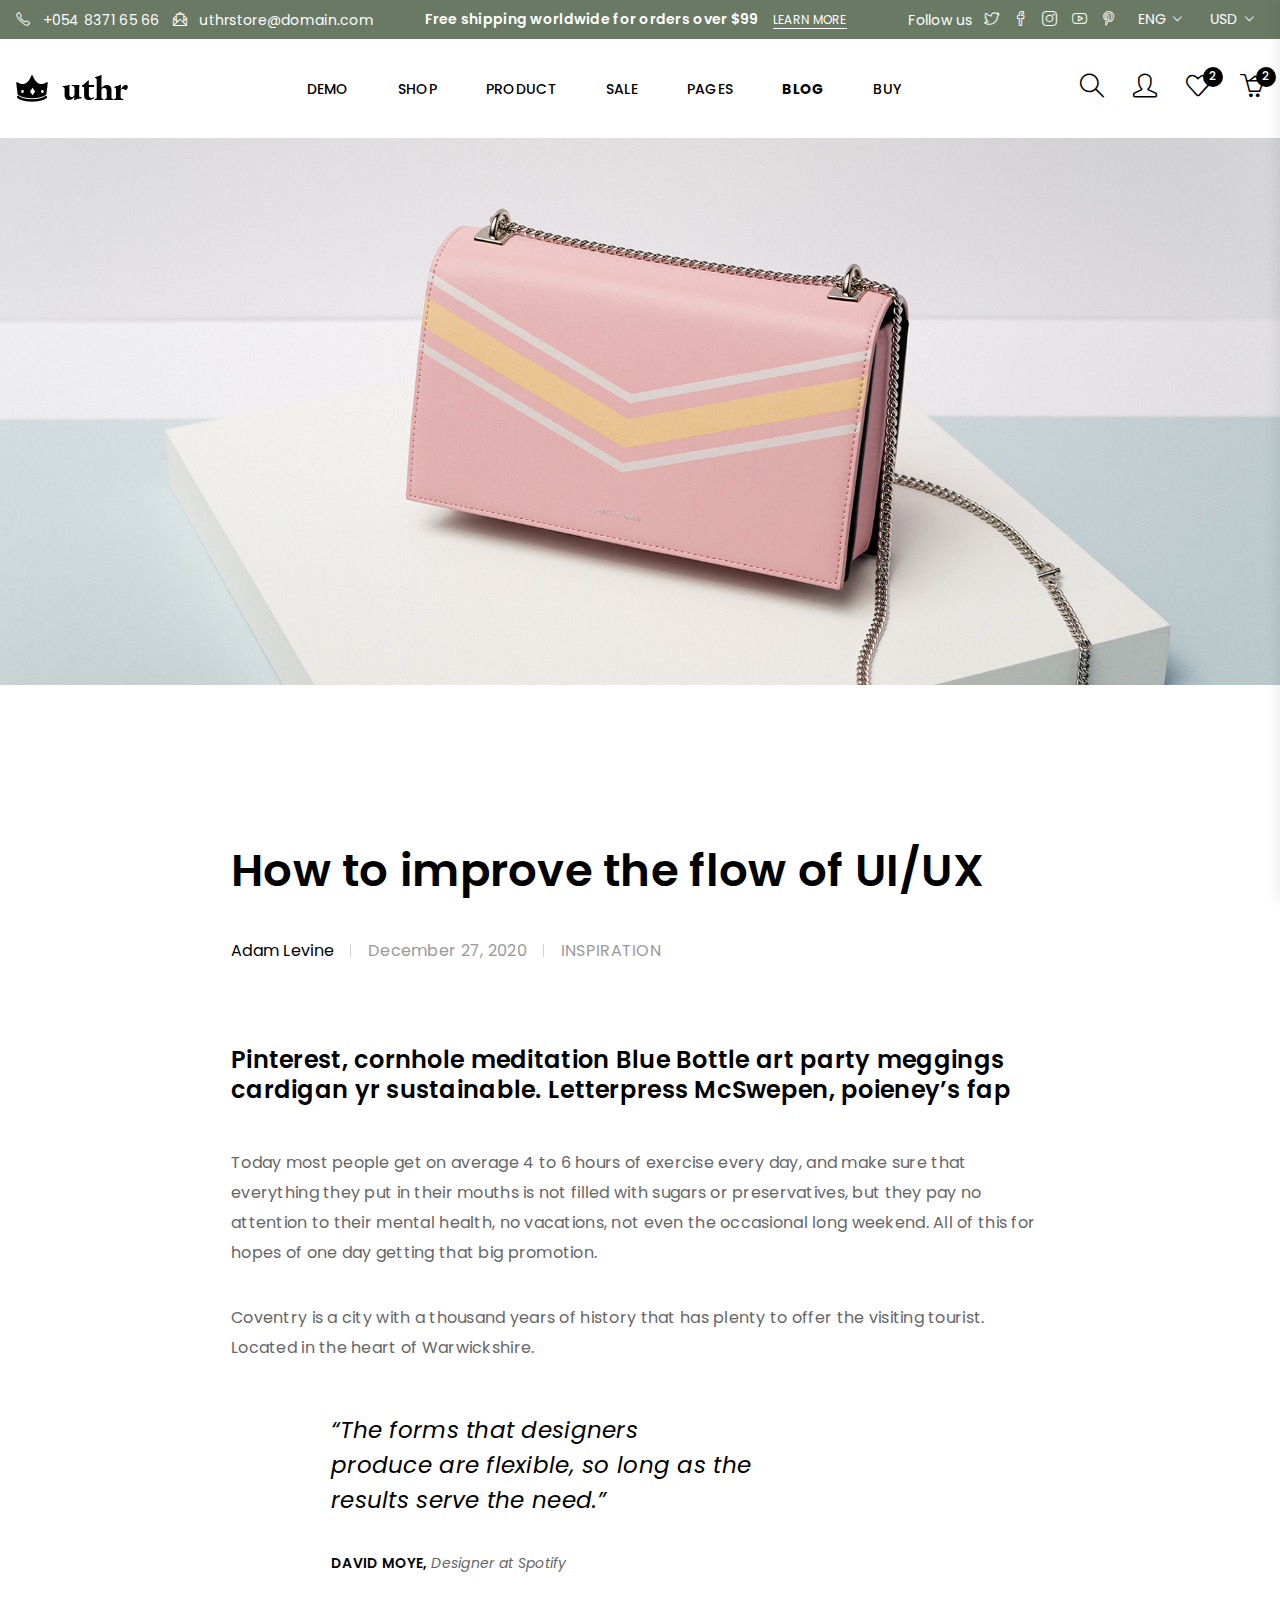
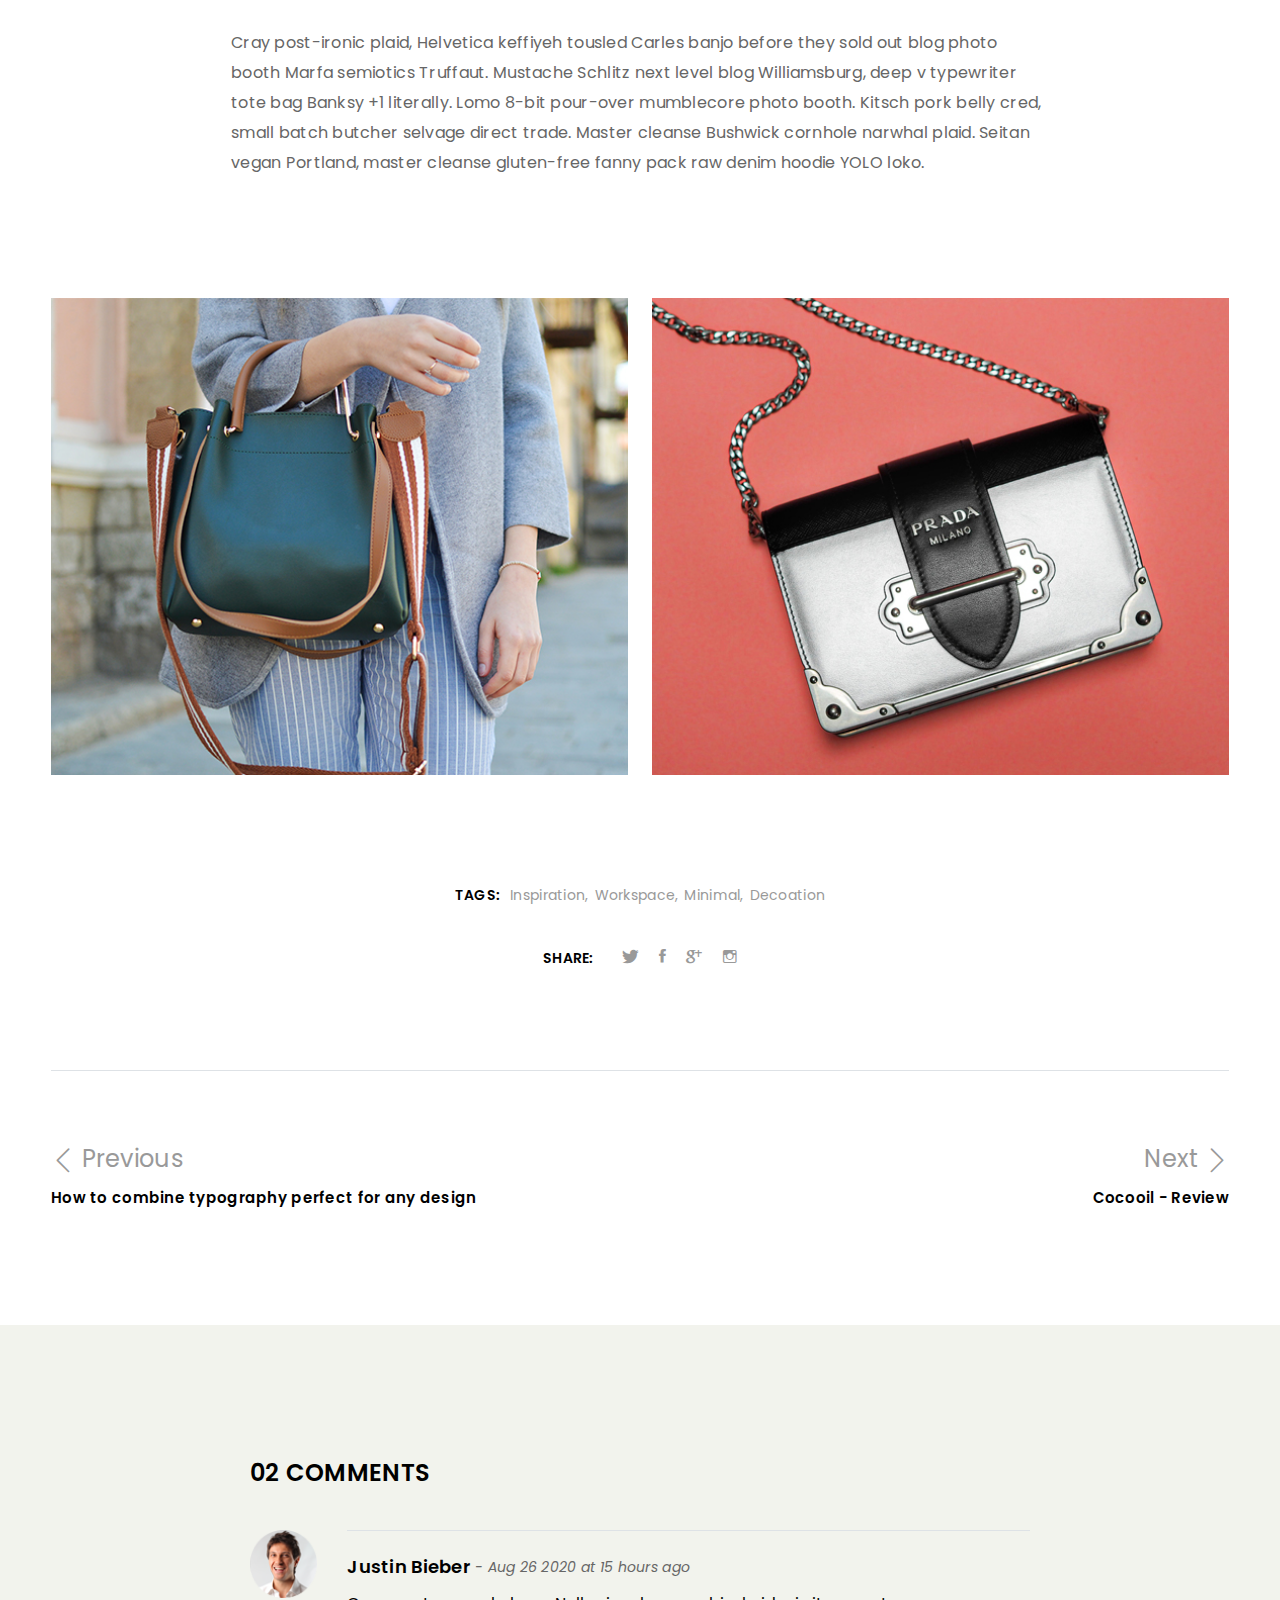
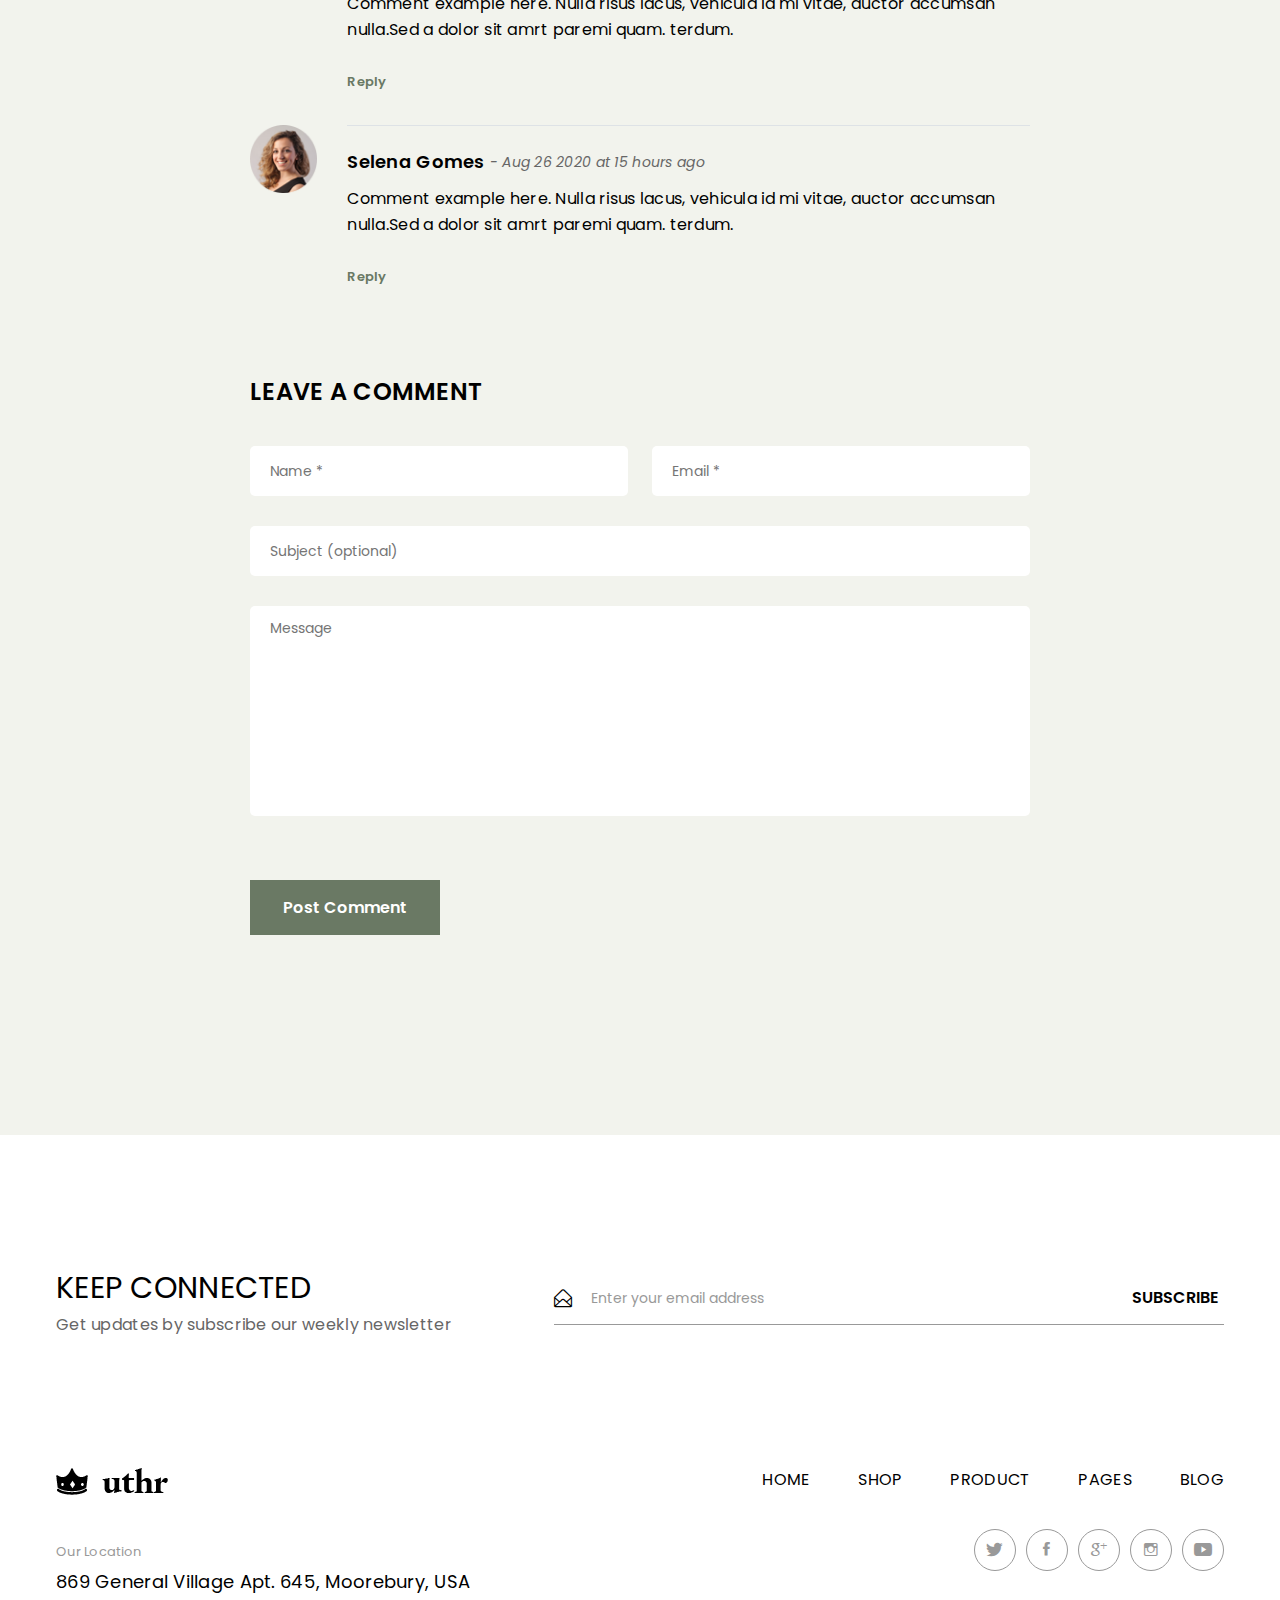
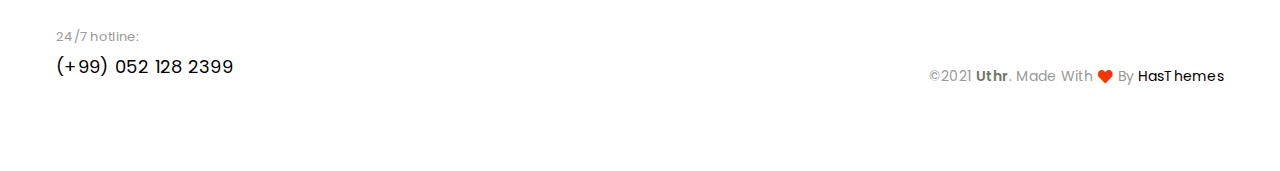
<file: WebsiteShopQuanAo/WebsiteShopQuanAo/UI_User/blog-details.html>
<!doctype html>
<html class="no-js" lang="en">

<head>
    <meta charset="utf-8">
    <meta http-equiv="x-ua-compatible" content="ie=edge">
    <title>Uthr – Blog Details </title>
    <meta name="description" content="Uthr Fashion eCommerce Bootstrap 5 Template is an innovative and modern e-commerce online store website template." />
    <meta name="viewport" content="width=device-width, initial-scale=1">
    <link rel="profile" href="https://gmpg.org/xfn/11">
    <link rel="canonical" href="Replace_with_your_PAGE_URL" />

    <!-- Open Graph (OG) meta tags are snippets of code that control how URLs are displayed when shared on social media  -->
    <!-- <meta property="og:locale" content="en_US" />
    <meta property="og:type" content="website" />
    <meta property="og:title" content="Uthr – Fashion eCommerce HTML Template" />
    <meta property="og:url" content="PAGE_URL" />
    <meta property="og:site_name" content="SITE_NAME" /> -->
    <!-- For the og:image content, replace the # with a link of an image -->
    <!-- <meta property="og:image" content="#" />
    <meta property="og:description"
        content="240+ Best Bootstrap Templates are available on this website. Find your template for your project compatible with the most popular HTML library in the world." /> -->

    <!-- Add site Favicon -->
    <link rel="icon" href="https://hasthemes.com/wp-content/uploads/2019/04/cropped-favicon-32x32.png" sizes="32x32" />
    <link rel="icon" href="https://hasthemes.com/wp-content/uploads/2019/04/cropped-favicon-192x192.png"
        sizes="192x192" />
    <link rel="apple-touch-icon" href="https://hasthemes.com/wp-content/uploads/2019/04/cropped-favicon-180x180.png" />
    <meta name="msapplication-TileImage"
        content="https://hasthemes.com/wp-content/uploads/2019/04/cropped-favicon-270x270.png" />

    <!-- CSS
    ========================= -->
    <link rel="stylesheet" href="assets/css/vendor/bootstrap.min.css">
    <link rel="stylesheet" href="assets/css/slick.css">
    <link rel="stylesheet" href="assets/css/simple-line-icons.css">
    <link rel="stylesheet" href="assets/css/ionicons.min.css">
    <link rel="stylesheet" href="assets/css/font.awesome.css">
    <link rel="stylesheet" href="assets/css/animate.css">
    <link rel="stylesheet" href="assets/css/nice-select.css">
    <link rel="stylesheet" href="assets/css/jquery-ui.min.css">
    <link rel="stylesheet" href="assets/css/magnific-popup.css">

    <!-- Main Style CSS -->
    <link rel="stylesheet" href="assets/css/style.css">

    <!--modernizr min js here-->
    <script src="assets/js/vendor/modernizr-3.7.1.min.js"></script>


    <!-- Structured Data  -->
    <script type="application/ld+json">
        {
        "@context": "http://schema.org",
        "@type": "WebSite",
        "name": "Replace_with_your_site_title",
        "url": "Replace_with_your_site_URL"
        }
    </script>
</head>

<body>

    <!--offcanvas menu area start-->
    <div class="body_overlay">

    </div>
    <div class="offcanvas_menu">
        <div class="container">
            <div class="row">
                <div class="col-12">
                    <div class="offcanvas_menu_wrapper">
                        <div class="canvas_close">
                            <a href="javascript:void(0)"><i class="ion-android-close"></i></a>
                        </div>
                        <div class="header_contact_info">
                            <ul class="d-flex">
                                <li class="text-white"> <i class="icons icon-phone"></i> <a href="tel:+05483716566">+054 8371 65 66</a></li>
                                <li class="text-white"> <i class="icon-envelope-letter icons"></i> <a href="#">uthrstore@domain.com</a></li>
                            </ul>
                        </div>
                        <div class="header_social d-flex">
                            <span>Follow us</span>
                            <ul class="d-flex">
                                <li><a href="#"><i class="icon-social-twitter icons"></i></a></li>
                                <li><a href="#"><i class="icon-social-facebook icons"></i></a></li>
                                <li><a href="#"><i class="icon-social-instagram icons"></i></a></li>
                                <li><a href="#"><i class="icon-social-youtube icons"></i></a></li>
                                <li><a href="#"><i class="icon-social-pinterest icons"></i></a></li>
                            </ul>
                        </div>
                        <div class="language_currency">
                            <ul class="d-flex">
                                <li class="language"><a href="#"> Eng <i class="icon-right ion-ios-arrow-down"></i></a>
                                    <ul class="dropdown_language">
                                        <li><a href="#">French</a></li>
                                        <li><a href="#">Spanish</a></li>
                                        <li><a href="#">Russian</a></li>
                                    </ul>
                                </li>
                                <li class="currency"><a href="#"> USd <i class="icon-right ion-ios-arrow-down"></i></a>
                                    <ul class="dropdown_currency">
                                        <li><a href="#">€ Euro</a></li>
                                        <li><a href="#">£ Pound Sterling</a></li>
                                        <li><a href="#">$ US Dollar</a></li>
                                    </ul>
                                </li>
                            </ul>
                        </div>
                        <div id="menu" class="text-left ">
                            <ul class="offcanvas_main_menu">
                                <li class="menu-item-has-children active">
                                    <a href="#">Home</a>
                                </li>
                                <li class="menu-item-has-children">
                                    <a href="shop.html">Shop</a>
                                </li>
                                <li class="menu-item-has-children">
                                    <a href="product-details.html"> Product Details</a>
                                </li>
                                <li><a href="#">sale</a></li>
                                <li class="menu-item-has-children">
                                    <a href="#">pages </a>
                                    <ul class="sub-menu">
                                        <li><a href="cart.html">cart</a></li>
                                        <li><a href="checkout.html">Checkout</a></li>
                                    </ul>
                                </li>
                                <li class="menu-item-has-children">
                                    <a href="#">blog</a>
                                    <ul class="sub-menu">
                                        <li><a href="blog.html">blog</a></li>
                                        <li><a href="blog-details.html">blog details</a></li>
                                    </ul>

                                </li>
                                <li><a href="#">buy</a></li>
                            </ul>
                        </div>
                    </div>
                </div>
            </div>
        </div>
    </div>
    <!--offcanvas menu area end-->
    <!--mini cart-->
    <div class="mini_cart">
        <div class="cart_gallery">
            <div class="cart_close">
                <div class="cart_text">
                    <h3>cart</h3>
                </div>
                <div class="mini_cart_close">
                    <a href="javascript:void(0)"><i class="icon-close icons"></i></a>
                </div>
            </div>
            <div class="cart_item">
               <div class="cart_img">
                   <a href="#"><img src="assets/img/product/product1.jpg" alt=""></a>
               </div>
                <div class="cart_info">
                    <a href="#">Primis In Faucibus</a>
                    <p>1 x <span> $65.00 </span></p>
                </div>
                <div class="cart_remove">
                    <a href="#"><i class="icon-close icons"></i></a>
                </div>
            </div>
            <div class="cart_item">
               <div class="cart_img">
                   <a href="#"><img src="assets/img/product/product2.jpg" alt=""></a>
               </div>
                <div class="cart_info">
                    <a href="#">Letraset Sheets</a>
                    <p>1 x <span> $60.00 </span></p>
                </div>
                <div class="cart_remove">
                    <a href="#"><i class="icon-close icons"></i></a>
                </div>
            </div>
        </div>
        <div class="mini_cart_table">
            <div class="cart_table_border">
                <div class="cart_total">
                    <span>Sub total:</span>
                    <span class="price">$125.00</span>
                </div>
                <div class="cart_total mt-10">
                    <span>total:</span>
                    <span class="price">$125.00</span>
                </div>
            </div>
        </div>
        <div class="mini_cart_footer">
           <div class="cart_button">
                <a href="cart.html"><i class="fa fa-shopping-cart"></i> View cart</a>
            </div>
            <div class="cart_button">
                <a href="checkout.html"><i class="fa fa-sign-in"></i> Checkout</a>
            </div>
        </div>
    </div>
    <!--mini cart end-->
    <!--header area start-->
    <header class="header_section">
        <div class="header_top">
            <div class="container-fluid">
                <div class="row">
                    <div class="col-12">
                        <div class="header_top_inner d-flex justify-content-between align-items-center">
                            <div class="header_contact_info">
                                <ul class="d-flex">
                                    <li class="text-white"> <i class="icons icon-phone"></i> <a href="tel:+05483716566">+054 8371 65 66</a></li>
                                    <li class="text-white"> <i class="icon-envelope-letter icons"></i> <a href="#">uthrstore@domain.com</a></li>
                                </ul>
                            </div>
                            <div class="free_shipping_text">
                                <p class="text-white">Free shipping worldwide for orders over $99 <a href="#">Learn More</a></p>
                            </div>
                            <div class="header_top_sidebar d-flex align-items-center">
                                <div class="header_social d-flex">
                                    <span>Follow us</span>
                                    <ul class="d-flex">
                                        <li><a href="#"><i class="icon-social-twitter icons"></i></a></li>
                                        <li><a href="#"><i class="icon-social-facebook icons"></i></a></li>
                                        <li><a href="#"><i class="icon-social-instagram icons"></i></a></li>
                                        <li><a href="#"><i class="icon-social-youtube icons"></i></a></li>
                                        <li><a href="#"><i class="icon-social-pinterest icons"></i></a></li>
                                    </ul>
                                </div>
                                <div class="language_currency">
                                    <ul class="d-flex">
                                        <li class="language"><a href="#"> Eng <i class="icon-right ion-ios-arrow-down"></i></a>
                                            <ul class="dropdown_language">
                                                <li><a href="#">French</a></li>
                                                <li><a href="#">Spanish</a></li>
                                                <li><a href="#">Russian</a></li>
                                            </ul>
                                        </li>
                                        <li class="currency"><a href="#"> USd <i class="icon-right ion-ios-arrow-down"></i></a>
                                            <ul class="dropdown_currency">
                                                <li><a href="#">€ Euro</a></li>
                                                <li><a href="#">£ Pound Sterling</a></li>
                                                <li><a href="#">$ US Dollar</a></li>
                                            </ul>
                                        </li>
                                    </ul>
                                </div>
                            </div>
                        </div>
                    </div>
                </div>
            </div>
        </div>

        <div class="main_header">
            <div class="container-fluid">
                <div class="row">
                    <div class="col-12">
                        <div class="header_container d-flex justify-content-between align-items-center">
                            <div class="canvas_open">
                                <a href="javascript:void(0)"><i class="ion-navicon"></i></a>
                            </div>
                            <div class="header_logo">
                                <a class="sticky_none" href="index.html"><img src="assets/img/logo/logo.png" alt=""></a>
                            </div>
                            <!--main menu start-->
                            <div class="main_menu d-none d-lg-block">
                                <nav>
                                    <ul class="d-flex">
                                        <li><a href="index.html">demo</a> </li>
                                        <li><a href="shop.html">shop</a></li>
                                        <li><a href="product-details.html">product</a></li>
                                        <li><a href="#">sale</a></li>
                                        <li><a href="#">pages</a>
                                            <ul class="sub_menu">
                                                <li><a href="cart.html">Cart Pages</a></li>
                                                <li><a href="checkout.html">Checkout Pages</a></li>
                                            </ul>
                                        </li>
                                        <li><a class="active" href="blog.html">blog</a>
                                            <ul class="sub_menu">
                                                <li><a href="blog.html">Blog Pages</a></li>
                                                <li><a href="blog-details.html">Blog Details</a></li>
                                            </ul>
                                        </li>
                                        <li><a href="#">buy</a></li>
                                    </ul>
                                </nav>
                            </div>
                            <div class="header_account">
                                <ul class="d-flex">
                                    <li class="header_search"><a href="#"><i class="icon-magnifier icons"></i></a></li>
                                    <li class="account_link"><a href="#"><i class="icon-user icons"></i></a>
                                        <ul class="dropdown_account_link">
                                            <li><a href="#">My Account</a></li>
                                            <li><a href="#">Login</a></li>
                                            <li><a href="#">Contact</a></li>
                                        </ul>
                                    </li>
                                    <li><a href="#"><i class="icon-heart icons"></i></a> <span class="item_count">2</span></li>
                                    <li class="shopping_cart"><a href="#"><i class="icon-basket-loaded icons"></i></a> <span class="item_count">2</span></li>
                                </ul>
                            </div>
                        </div>
                    </div>
                </div>
            </div>
        </div>
        <!-- page search box -->
        <div class="page_search_box">
            <div class="search_close">
                <i class="ion-close-round"></i>
            </div>
            <form class="border-bottom" action="#">
                <input class="border-0" placeholder="Search products..." type="text">
                <button type="submit"><span class="icon-magnifier icons"></span></button>
            </form>
        </div>

    </header>
    <!--header area end-->

    <!--blog body area start-->
    <div class="blog_details">
       <div class="blog_details_thumb">
           <img src="assets/img/blog/blogbig.jpg" alt="">
       </div>
        <div class="blog_wrapper_details">
            <div class="container">
                <div class="row">
                    <div class="col-12">
                        <div class="blog_details_content">
                            <div class="post_header">
                                <h2 class="post_title">How to improve the flow of UI/UX</h2>
                                <div class="blog_meta">
                                   <ul class="d-flex">
                                       <li>Adam Levine </li>
                                       <li>December 27, 2020 </li>
                                       <li>INSPIRATION</li>
                                   </ul>
                                </div>
                            </div>
                            <div class="blog_details_desc">
                                <h3>Pinterest, cornhole meditation Blue Bottle art party meggings cardigan yr sustainable. Letterpress McSwepen, poieney’s fap</h3>
                                <p class="mb-35">Today most people get on average 4 to 6 hours of exercise every day, and make sure that everything they put in their mouths is not filled with sugars or preservatives, but they pay no attention to their mental health, no vacations, not even the occasional long weekend. All of this for hopes of one day getting that big promotion.</p>
                                <p class="mb-50">Coventry is a city with a thousand years of history that has plenty to offer the visiting tourist. Located in the heart of Warwickshire.</p>
                                <blockquote class="mb-30">
                                    <p>“The forms that designers <br> produce are flexible, so long as the <br> results serve the need.”</p>
                                </blockquote>
                                <p class="david_moye mb-50"><span>DAVID MOYE,</span> Designer at Spotify</p>
                                <p>Cray post-ironic plaid, Helvetica keffiyeh tousled Carles banjo before they sold out blog photo booth Marfa semiotics Truffaut. Mustache Schlitz next level blog Williamsburg, deep v typewriter tote bag Banksy +1 literally. Lomo 8-bit pour-over mumblecore photo booth. Kitsch pork belly cred, small batch butcher selvage direct trade. Master cleanse Bushwick cornhole narwhal plaid. Seitan vegan Portland, master cleanse gluten-free fanny pack raw denim hoodie YOLO loko.</p>
                            </div>

                        </div>
                        <div class="related_posts">
                            <div class="row">
                                <div class="col-lg-6 col-md-6 col-sm-6">
                                   <figure class="related_thumb">
                                       <img src="assets/img/blog/related1.jpg" alt="">
                                    <div class="related_popup_icon">
                                        <a class="port_popup" href="assets/img/blog/related1.jpg"><i class="icon-size-fullscreen icons"></i></a>
                                    </div>
                                   </figure>
                                </div>
                                <div class="col-lg-6 col-md-6 col-sm-6">
                                   <figure class="related_thumb">
                                       <img src="assets/img/blog/related2.jpg" alt="">
                                    <div class="related_popup_icon">
                                        <a class="port_popup" href="assets/img/blog/related2.jpg"><i class="icon-size-fullscreen icons"></i></a>
                                    </div>
                                   </figure>
                                </div>
                            </div>
                        </div>
                        <div class="post_tags_social border-bottom">
                            <div class="post_tags d-flex justify-content-center align-items-center">
                               <span>TAGS: </span>
                                <ul class="d-flex">
                                    <li><a href="#">Inspiration,</a></li>
                                    <li><a href="#">Workspace,</a></li>
                                    <li><a href="#">Minimal,</a></li>
                                    <li><a href="#">Decoation</a></li>
                                </ul>
                            </div>
                            <div class="post__social d-flex justify-content-center align-items-center">
                               <span>SHARE:</span>
                                <ul class="d-flex">
                                    <li><a href="#"><i class="ion-social-twitter"></i></a></li>
                                    <li><a href="#"><i class="ion-social-facebook"></i></a></li>
                                    <li><a href="#"><i class="ion-social-googleplus"></i></a></li>
                                    <li><a href="#"><i class="ion-social-instagram-outline"></i></a></li>
                                </ul>
                            </div>
                        </div>
                        <div class="blog_navigation">
                            <ul class="d-flex justify-content-between">
                                <li class="previous"><a href="#"><i class="icon-arrow-left icons"></i> Previous</a> <span>How to combine typography perfect for any design</span></li>
                                <li class="next"><a href="#">Next  <i class="icon-arrow-right icons"></i></a> <span>Cocooil - Review</span></li>
                            </ul>
                        </div>
                    </div>
                </div>
            </div>
        </div>
        <div class="blog_comment_form">
            <div class="container">
                <div class="row">
                    <div class="col-12">
                        <div class="comments_box">
                            <h3>02 Comments	</h3>
                            <div class="comment_list d-flex">
                                <div class="comment_thumb">
                                    <img src="assets/img/blog/post-comment1.png" alt="">
                                </div>
                                <div class="comment_content border-top">
                                    <div class="comment_meta d-flex align-items-center">
                                        <h5><a href="#">Justin Bieber </a></h5>
                                        <span> - Aug 26 2020 at 15 hours ago</span>
                                    </div>
                                    <p>Comment example here. Nulla risus lacus, vehicula id mi vitae, auctor accumsan nulla.Sed a dolor sit amrt paremi quam. terdum.</p>
                                    <div class="comment_reply">
                                        <a href="#">Reply</a>
                                    </div>
                                </div>
                            </div>
                            <div class="comment_list d-flex">
                                <div class="comment_thumb">
                                    <img src="assets/img/blog/post-comment2.png" alt="">
                                </div>
                                <div class="comment_content border-top">
                                    <div class="comment_meta d-flex align-items-center">
                                        <h5><a href="#">Selena Gomes </a></h5>
                                        <span> - Aug 26 2020 at 15 hours ago</span>
                                    </div>
                                    <p>Comment example here. Nulla risus lacus, vehicula id mi vitae, auctor accumsan nulla.Sed a dolor sit amrt paremi quam. terdum.</p>
                                    <div class="comment_reply">
                                        <a href="#">Reply</a>
                                    </div>
                                </div>
                            </div>
                        </div>
                        <div class="comments_form">
                            <h3>Leave a comment </h3>
                            <form action="#">
                                <div class="row">
                                    <div class="col-lg-6 col-md-6 col-sm-6">
                                        <input placeholder="Name *" type="text">
                                    </div>
                                    <div class="col-lg-6 col-md-6 col-sm-6">
                                        <input placeholder="Email *" type="text">
                                    </div>
                                    <div class="col-12">
                                        <input placeholder="Subject (optional)" type="text">
                                    </div>
                                    <div class="col-12">
                                        <textarea placeholder="Message"></textarea>
                                    </div>

                                </div>
                                <button class="btn btn-primary" type="submit">Post Comment</button>
                             </form>
                        </div>
                    </div>
                </div>
            </div>
        </div>
    </div>
    <!--blog section area end-->

  <!--newsletter section start-->
    <section class="newsletter_section newsletter_padding">
        <div class="container">
            <div class="row">
                <div class="col-12">
                    <div class="newsletter_inner d-flex justify-content-between align-items-center">
                        <div class="newsletter_text">
                            <h3>keep connected</h3>
                            <p>Get updates by subscribe our weekly newsletter</p>
                        </div>
                        <div class="newsletter_subscribe">
                            <form id="mc-form">
                                <input class="border-0" id="mc-email" type="email" autocomplete="off" placeholder="Enter your email address">
                                <i class="icon-envelope-open icons"></i>
                                <button class="border-0" id="mc-submit">Subscribe</button>
                            </form>
                            <!-- mailchimp-alerts Start -->
                            <div class="mailchimp-alerts text-centre">
                                <div class="mailchimp-submitting"></div><!-- mailchimp-submitting end -->
                                <div class="mailchimp-success"></div><!-- mailchimp-success end -->
                                <div class="mailchimp-error"></div><!-- mailchimp-error end -->
                            </div><!-- mailchimp-alerts end -->
                        </div>
                    </div>
                </div>
            </div>
        </div>
    </section>
    <!--newsletter section end-->

    <!--footer area start-->
    <footer class="footer_widgets">
        <div class="container">
            <div class="row">
                <div class="col-lg-5 col-md-5 col-sm-5">
                    <div class="footer_widget_list">
                        <div class="footer_logo">
                            <a href="#"><img src="assets/img/logo/logo.png" alt=""></a>
                        </div>
                        <div class="footer_contact">
                            <div class="footer_contact_list">
                                <span>Our Location</span>
                                <p>869 General Village Apt. 645, Moorebury, USA</p>
                            </div>
                            <div class="footer_contact_list">
                                <span>24/7 hotline:</span>
                                <a href="tel:(+99)0521282399">(+99) 052 128 2399</a>
                            </div>
                        </div>
                    </div>
                </div>
                <div class="col-lg-7 col-md-7 col-sm-7">
                    <div class="footer_widget_list text-right">
                        <div class="footer_menu">
                            <ul class="d-flex justify-content-end">
                                <li><a href="index.html">home</a></li>
                                <li><a href="shop.html">Shop</a></li>
                                <li><a href="product-details.html">Product</a></li>
                                <li><a href="#">pages</a></li>
                                <li><a href="blog.html">Blog</a></li>
                            </ul>
                        </div>
                        <div class="footer_social">
                            <ul class="d-flex justify-content-end">
                                <li><a href="https://twitter.com" data-tippy="Twitter" data-tippy-inertia="true" data-tippy-delay="50"
                                        data-tippy-arrow="true" data-tippy-placement="top"><i class="ion-social-twitter"></i></a></li>
                                <li><a href="https://www.facebook.com" data-tippy="Facebook" data-tippy-inertia="true" data-tippy-delay="50"
                                        data-tippy-arrow="true" data-tippy-placement="top"><i class="ion-social-facebook"></i></a></li>
                                <li><a href="https://www.google.com" data-tippy="googleplus" data-tippy-inertia="true" data-tippy-delay="50"
                                        data-tippy-arrow="true" data-tippy-placement="top"><i class="ion-social-googleplus-outline"></i></a></li>
                                <li><a href="https://www.instagram.com" data-tippy="Instagram" data-tippy-inertia="true" data-tippy-delay="50"
                                        data-tippy-arrow="true" data-tippy-placement="top"><i class="ion-social-instagram-outline"></i></a></li>
                                <li><a href="https://www.youtube.com" data-tippy="Youtube" data-tippy-inertia="true" data-tippy-delay="50"
                                        data-tippy-arrow="true" data-tippy-placement="top"><i class="ion-social-youtube"></i></a></li>
                            </ul>
                        </div>
                        <div class="copyright_right">
                            <p>©2021 <span>Uthr</span>. made with <i class="ion-heart"></i>  by <a href="https://hasthemes.com" target="_blank">HasThemes</a></p>
                        </div>
                    </div>
                </div>
            </div>
        </div>
    </footer>
    <!--footer area end-->



<!-- JS
============================================ -->

<script src="assets/js/vendor/jquery-3.4.1.min.js"></script>
<script src="assets/js/vendor/popper.js"></script>
<script src="assets/js/vendor/bootstrap.min.js"></script>
<script src="assets/js/slick.min.js"></script>
<script src="assets/js/wow.min.js"></script>
<script src="assets/js/jquery.scrollup.min.js"></script>
<script src="assets/js/images-loaded.min.js"></script>
<script src="assets/js/isotope.pkgd.min.js"></script>
<script src="assets/js/jquery.nice-select.js"></script>
<script src="assets/js/tippy-bundle.umd.js"></script>
<script src="assets/js/jquery-ui.min.js"></script>
<script src="assets/js/jquery.instagramFeed.min.js"></script>
<script src="assets/js/jquery.magnific-popup.min.js"></script>
<script src="assets/js/mailchimp-ajax.js"></script>

<!-- Main JS -->
<script src="assets/js/main.js"></script>


</body>

</html>
</file>
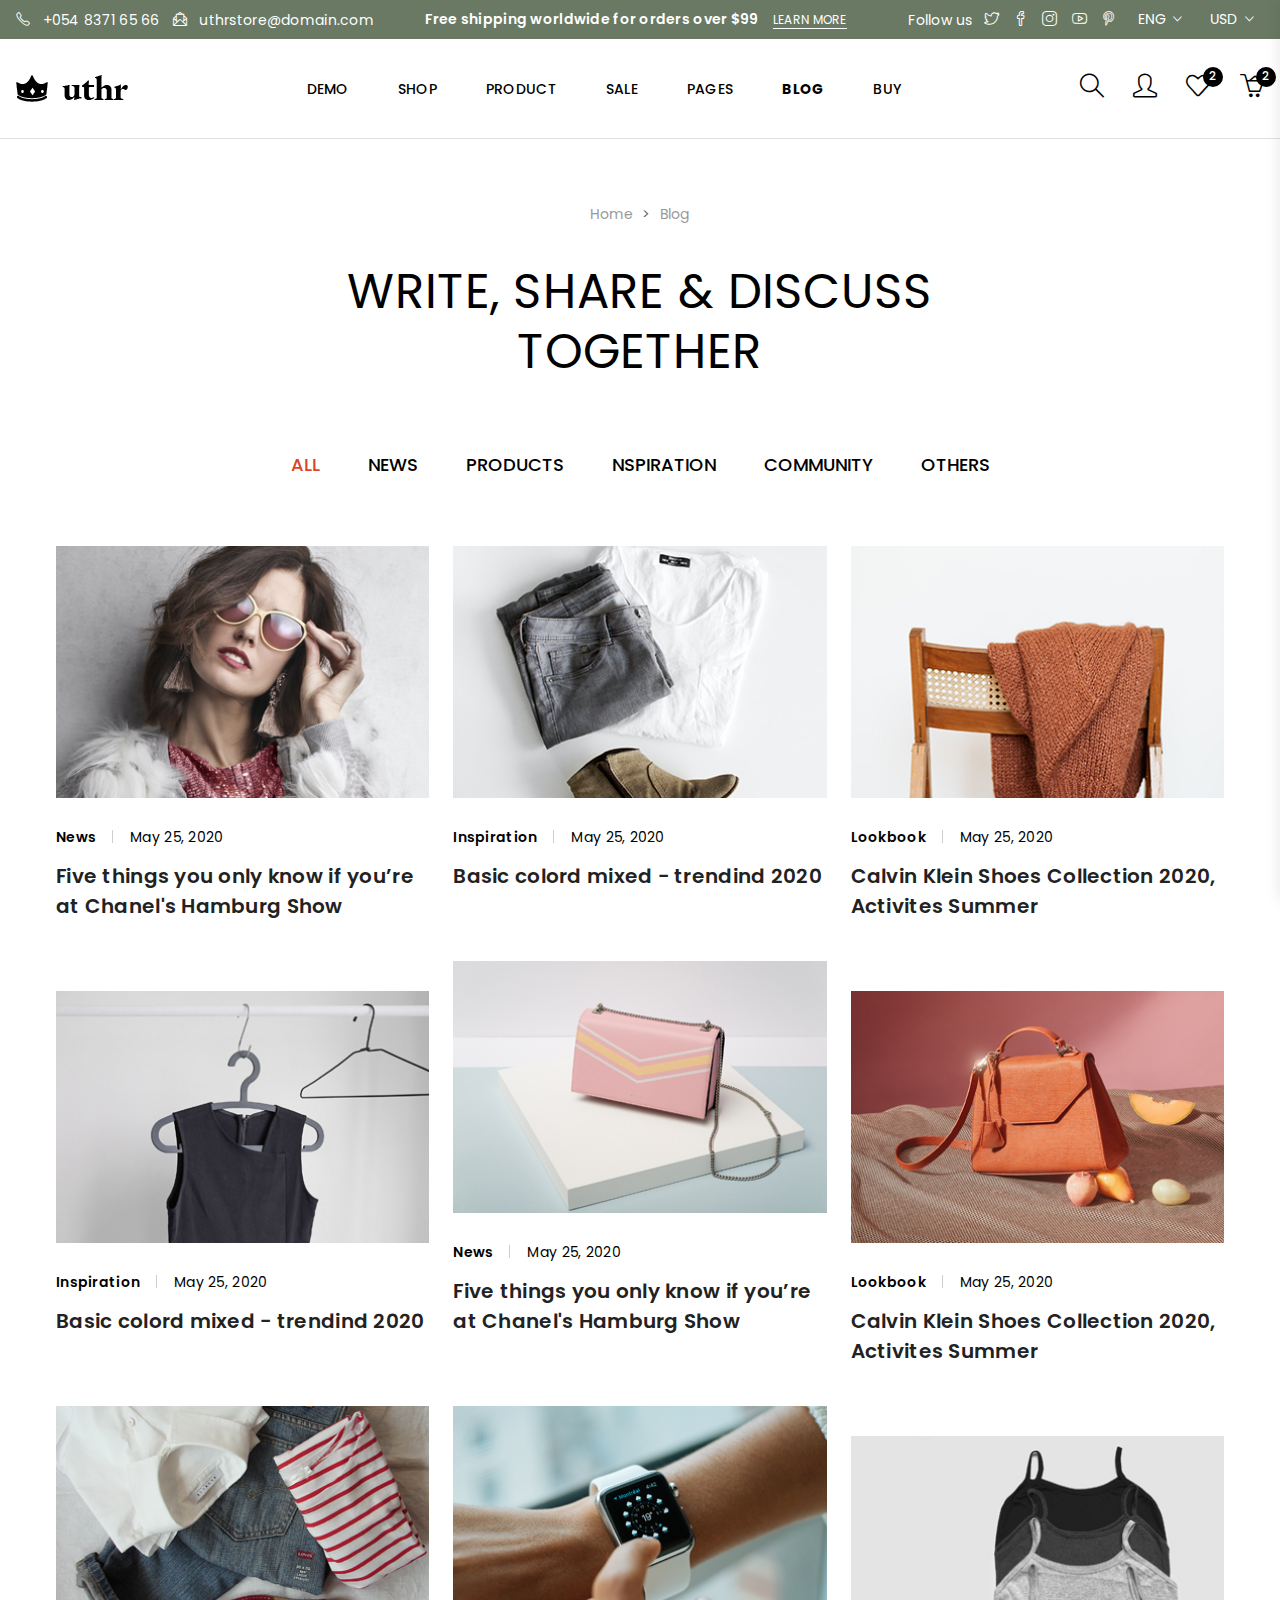
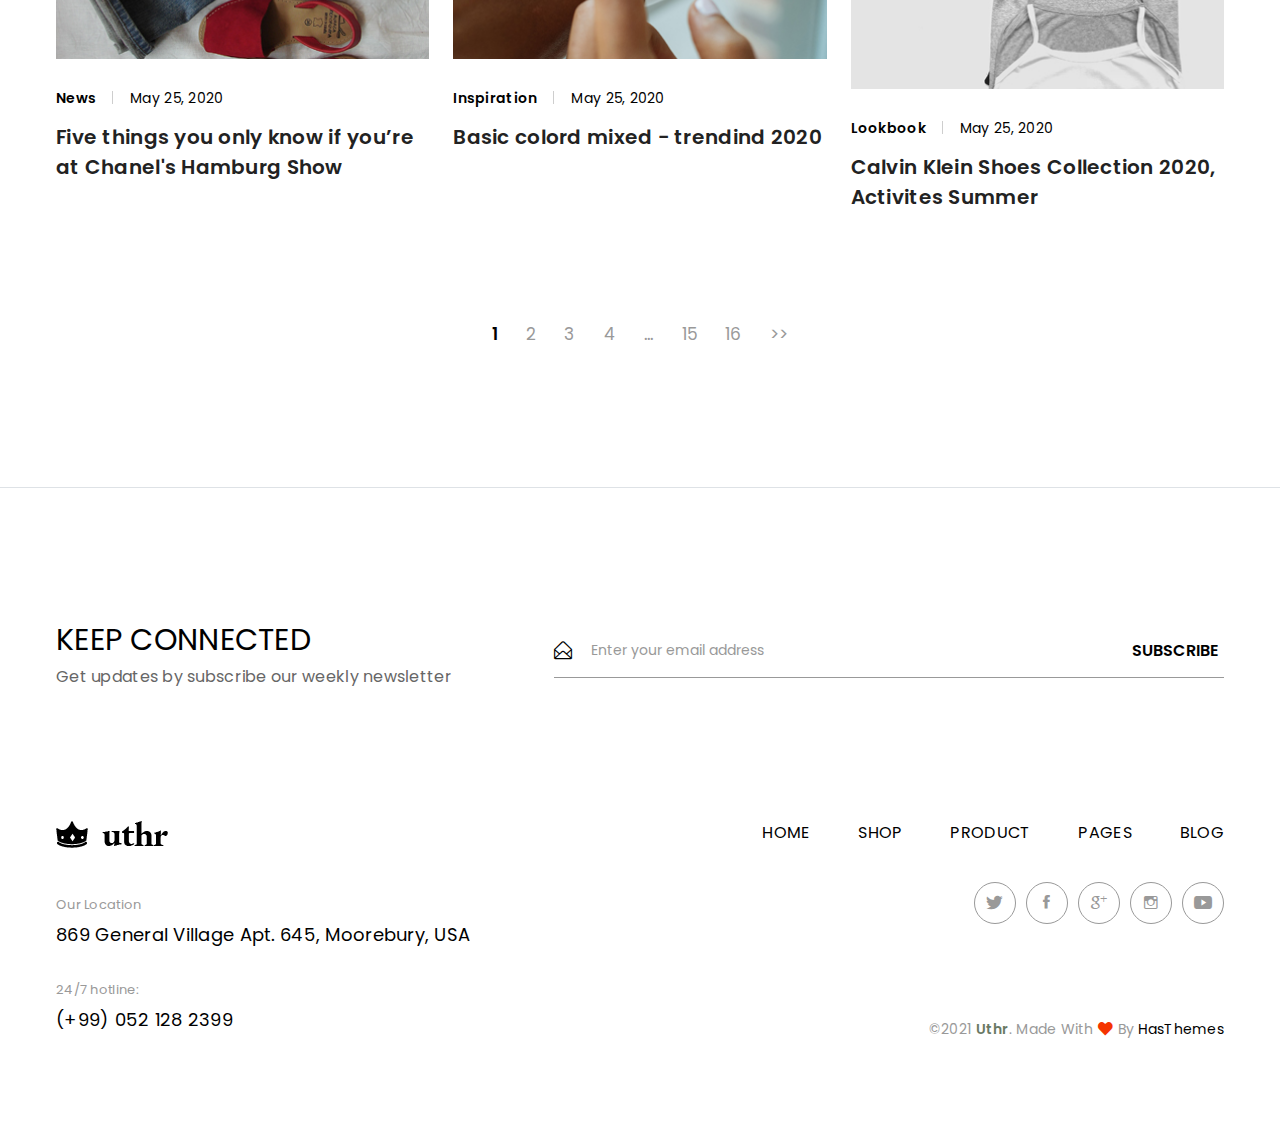
<file: WebsiteShopQuanAo/WebsiteShopQuanAo/UI_User/blog.html>
<!doctype html>
<html class="no-js" lang="en">

<head>
    <meta charset="utf-8">
    <meta http-equiv="x-ua-compatible" content="ie=edge">
    <title>Uthr – Blog Page </title>
    <meta name="description" content="Uthr Fashion eCommerce Bootstrap 5 Template is an innovative and modern e-commerce online store website template." />
    <meta name="viewport" content="width=device-width, initial-scale=1">
    <link rel="profile" href="https://gmpg.org/xfn/11">
    <link rel="canonical" href="Replace_with_your_PAGE_URL" />

    <!-- Open Graph (OG) meta tags are snippets of code that control how URLs are displayed when shared on social media  -->
    <!-- <meta property="og:locale" content="en_US" />
    <meta property="og:type" content="website" />
    <meta property="og:title" content="Uthr – Fashion eCommerce HTML Template" />
    <meta property="og:url" content="PAGE_URL" />
    <meta property="og:site_name" content="SITE_NAME" /> -->
    <!-- For the og:image content, replace the # with a link of an image -->
    <!-- <meta property="og:image" content="#" />
    <meta property="og:description"
        content="240+ Best Bootstrap Templates are available on this website. Find your template for your project compatible with the most popular HTML library in the world." /> -->

    <!-- Add site Favicon -->
    <link rel="icon" href="https://hasthemes.com/wp-content/uploads/2019/04/cropped-favicon-32x32.png" sizes="32x32" />
    <link rel="icon" href="https://hasthemes.com/wp-content/uploads/2019/04/cropped-favicon-192x192.png"
        sizes="192x192" />
    <link rel="apple-touch-icon" href="https://hasthemes.com/wp-content/uploads/2019/04/cropped-favicon-180x180.png" />
    <meta name="msapplication-TileImage"
        content="https://hasthemes.com/wp-content/uploads/2019/04/cropped-favicon-270x270.png" />

    <!-- CSS
    ========================= -->
    <link rel="stylesheet" href="assets/css/vendor/bootstrap.min.css">
    <link rel="stylesheet" href="assets/css/slick.css">
    <link rel="stylesheet" href="assets/css/simple-line-icons.css">
    <link rel="stylesheet" href="assets/css/ionicons.min.css">
    <link rel="stylesheet" href="assets/css/font.awesome.css">
    <link rel="stylesheet" href="assets/css/animate.css">
    <link rel="stylesheet" href="assets/css/nice-select.css">
    <link rel="stylesheet" href="assets/css/jquery-ui.min.css">
    <link rel="stylesheet" href="assets/css/magnific-popup.css">

    <!-- Main Style CSS -->
    <link rel="stylesheet" href="assets/css/style.css">

    <!--modernizr min js here-->
    <script src="assets/js/vendor/modernizr-3.7.1.min.js"></script>


    <!-- Structured Data  -->
    <script type="application/ld+json">
        {
        "@context": "http://schema.org",
        "@type": "WebSite",
        "name": "Replace_with_your_site_title",
        "url": "Replace_with_your_site_URL"
        }
    </script>
</head>

<body>

    <!--offcanvas menu area start-->
    <div class="body_overlay">

    </div>
    <div class="offcanvas_menu">
        <div class="container">
            <div class="row">
                <div class="col-12">
                    <div class="offcanvas_menu_wrapper">
                        <div class="canvas_close">
                            <a href="javascript:void(0)"><i class="ion-android-close"></i></a>
                        </div>
                        <div class="header_contact_info">
                            <ul class="d-flex">
                                <li class="text-white"> <i class="icons icon-phone"></i> <a href="tel:+05483716566">+054 8371 65 66</a></li>
                                <li class="text-white"> <i class="icon-envelope-letter icons"></i> <a href="#">uthrstore@domain.com</a></li>
                            </ul>
                        </div>
                        <div class="header_social d-flex">
                            <span>Follow us</span>
                            <ul class="d-flex">
                                <li><a href="#"><i class="icon-social-twitter icons"></i></a></li>
                                <li><a href="#"><i class="icon-social-facebook icons"></i></a></li>
                                <li><a href="#"><i class="icon-social-instagram icons"></i></a></li>
                                <li><a href="#"><i class="icon-social-youtube icons"></i></a></li>
                                <li><a href="#"><i class="icon-social-pinterest icons"></i></a></li>
                            </ul>
                        </div>
                        <div class="language_currency">
                            <ul class="d-flex">
                                <li class="language"><a href="#"> Eng <i class="icon-right ion-ios-arrow-down"></i></a>
                                    <ul class="dropdown_language">
                                        <li><a href="#">French</a></li>
                                        <li><a href="#">Spanish</a></li>
                                        <li><a href="#">Russian</a></li>
                                    </ul>
                                </li>
                                <li class="currency"><a href="#"> USd <i class="icon-right ion-ios-arrow-down"></i></a>
                                    <ul class="dropdown_currency">
                                        <li><a href="#">€ Euro</a></li>
                                        <li><a href="#">£ Pound Sterling</a></li>
                                        <li><a href="#">$ US Dollar</a></li>
                                    </ul>
                                </li>
                            </ul>
                        </div>
                        <div id="menu" class="text-left ">
                            <ul class="offcanvas_main_menu">
                                <li class="menu-item-has-children active">
                                    <a href="#">Home</a>
                                </li>
                                <li class="menu-item-has-children">
                                    <a href="shop.html">Shop</a>
                                </li>
                                <li class="menu-item-has-children">
                                    <a href="product-details.html"> Product Details</a>
                                </li>
                                <li><a href="#">sale</a></li>
                                <li class="menu-item-has-children">
                                    <a href="#">pages </a>
                                    <ul class="sub-menu">
                                        <li><a href="cart.html">cart</a></li>
                                        <li><a href="checkout.html">Checkout</a></li>
                                    </ul>
                                </li>
                                <li class="menu-item-has-children">
                                    <a href="#">blog</a>
                                    <ul class="sub-menu">
                                        <li><a href="blog.html">blog</a></li>
                                        <li><a href="blog-details.html">blog details</a></li>
                                    </ul>

                                </li>
                                <li><a href="#">buy</a></li>
                            </ul>
                        </div>
                    </div>
                </div>
            </div>
        </div>
    </div>
    <!--offcanvas menu area end-->
    <!--mini cart-->
    <div class="mini_cart">
        <div class="cart_gallery">
            <div class="cart_close">
                <div class="cart_text">
                    <h3>cart</h3>
                </div>
                <div class="mini_cart_close">
                    <a href="javascript:void(0)"><i class="icon-close icons"></i></a>
                </div>
            </div>
            <div class="cart_item">
               <div class="cart_img">
                   <a href="#"><img src="assets/img/product/product1.jpg" alt=""></a>
               </div>
                <div class="cart_info">
                    <a href="#">Primis In Faucibus</a>
                    <p>1 x <span> $65.00 </span></p>
                </div>
                <div class="cart_remove">
                    <a href="#"><i class="icon-close icons"></i></a>
                </div>
            </div>
            <div class="cart_item">
               <div class="cart_img">
                   <a href="#"><img src="assets/img/product/product2.jpg" alt=""></a>
               </div>
                <div class="cart_info">
                    <a href="#">Letraset Sheets</a>
                    <p>1 x <span> $60.00 </span></p>
                </div>
                <div class="cart_remove">
                    <a href="#"><i class="icon-close icons"></i></a>
                </div>
            </div>
        </div>
        <div class="mini_cart_table">
            <div class="cart_table_border">
                <div class="cart_total">
                    <span>Sub total:</span>
                    <span class="price">$125.00</span>
                </div>
                <div class="cart_total mt-10">
                    <span>total:</span>
                    <span class="price">$125.00</span>
                </div>
            </div>
        </div>
        <div class="mini_cart_footer">
           <div class="cart_button">
                <a href="cart.html"><i class="fa fa-shopping-cart"></i> View cart</a>
            </div>
            <div class="cart_button">
                <a href="checkout.html"><i class="fa fa-sign-in"></i> Checkout</a>
            </div>
        </div>
    </div>
    <!--mini cart end-->
    <!--header area start-->
    <header class="header_section border-bottom">
        <div class="header_top">
            <div class="container-fluid">
                <div class="row">
                    <div class="col-12">
                        <div class="header_top_inner d-flex justify-content-between align-items-center">
                            <div class="header_contact_info">
                                <ul class="d-flex">
                                    <li class="text-white"> <i class="icons icon-phone"></i> <a href="tel:+05483716566">+054 8371 65 66</a></li>
                                    <li class="text-white"> <i class="icon-envelope-letter icons"></i> <a href="#">uthrstore@domain.com</a></li>
                                </ul>
                            </div>
                            <div class="free_shipping_text">
                                <p class="text-white">Free shipping worldwide for orders over $99 <a href="#">Learn More</a></p>
                            </div>
                            <div class="header_top_sidebar d-flex align-items-center">
                                <div class="header_social d-flex">
                                    <span>Follow us</span>
                                    <ul class="d-flex">
                                        <li><a href="#"><i class="icon-social-twitter icons"></i></a></li>
                                        <li><a href="#"><i class="icon-social-facebook icons"></i></a></li>
                                        <li><a href="#"><i class="icon-social-instagram icons"></i></a></li>
                                        <li><a href="#"><i class="icon-social-youtube icons"></i></a></li>
                                        <li><a href="#"><i class="icon-social-pinterest icons"></i></a></li>
                                    </ul>
                                </div>
                                <div class="language_currency">
                                    <ul class="d-flex">
                                        <li class="language"><a href="#"> Eng <i class="icon-right ion-ios-arrow-down"></i></a>
                                            <ul class="dropdown_language">
                                                <li><a href="#">French</a></li>
                                                <li><a href="#">Spanish</a></li>
                                                <li><a href="#">Russian</a></li>
                                            </ul>
                                        </li>
                                        <li class="currency"><a href="#"> USd <i class="icon-right ion-ios-arrow-down"></i></a>
                                            <ul class="dropdown_currency">
                                                <li><a href="#">€ Euro</a></li>
                                                <li><a href="#">£ Pound Sterling</a></li>
                                                <li><a href="#">$ US Dollar</a></li>
                                            </ul>
                                        </li>
                                    </ul>
                                </div>
                            </div>
                        </div>
                    </div>
                </div>
            </div>
        </div>

        <div class="main_header">
            <div class="container-fluid">
                <div class="row">
                    <div class="col-12">
                        <div class="header_container d-flex justify-content-between align-items-center">
                            <div class="canvas_open">
                                <a href="javascript:void(0)"><i class="ion-navicon"></i></a>
                            </div>
                            <div class="header_logo">
                                <a class="sticky_none" href="index.html"><img src="assets/img/logo/logo.png" alt=""></a>
                            </div>
                            <!--main menu start-->
                            <div class="main_menu d-none d-lg-block">
                                <nav>
                                    <ul class="d-flex">
                                        <li><a href="index.html">demo</a> </li>
                                        <li><a href="shop.html">shop</a></li>
                                        <li><a href="product-details.html">product</a></li>
                                        <li><a href="#">sale</a></li>
                                        <li><a href="#">pages</a>
                                            <ul class="sub_menu">
                                                <li><a href="cart.html">Cart Pages</a></li>
                                                <li><a href="checkout.html">Checkout Pages</a></li>
                                            </ul>
                                        </li>
                                        <li><a class="active" href="blog.html">blog</a>
                                            <ul class="sub_menu">
                                                <li><a href="blog.html">Blog Pages</a></li>
                                                <li><a href="blog-details.html">Blog Details</a></li>
                                            </ul>
                                        </li>
                                        <li><a href="#">buy</a></li>
                                    </ul>
                                </nav>
                            </div>
                            <div class="header_account">
                                <ul class="d-flex">
                                    <li class="header_search"><a href="#"><i class="icon-magnifier icons"></i></a></li>
                                    <li class="account_link"><a href="#"><i class="icon-user icons"></i></a>
                                        <ul class="dropdown_account_link">
                                            <li><a href="#">My Account</a></li>
                                            <li><a href="#">Login</a></li>
                                            <li><a href="#">Contact</a></li>
                                        </ul>
                                    </li>
                                    <li><a href="#"><i class="icon-heart icons"></i></a> <span class="item_count">2</span></li>
                                    <li class="shopping_cart"><a href="#"><i class="icon-basket-loaded icons"></i></a> <span class="item_count">2</span></li>
                                </ul>
                            </div>
                        </div>
                    </div>
                </div>
            </div>
        </div>
        <!-- page search box -->
        <div class="page_search_box">
            <div class="search_close">
                <i class="ion-close-round"></i>
            </div>
            <form class="border-bottom" action="#">
                <input class="border-0" placeholder="Search products..." type="text">
                <button type="submit"><span class="icon-magnifier icons"></span></button>
            </form>
        </div>

    </header>
    <!--header area end-->

      <!--breadcrumbs area start-->
    <div class="breadcrumbs_area breadcrumbs_blog">
        <div class="container">
            <div class="row">
                <div class="col-12">
                    <div class="breadcrumb_content text-center">
                        <ul>
                            <li><a href="index.html">home</a></li>
                            <li><a href="blog.html">Blog</a></li>
                        </ul>
                        <h3>Write, Share & Discuss <br> Together</h3>
                    </div>
                </div>
            </div>
        </div>
    </div>
    <!--breadcrumbs area end-->

    <!--blog page section start-->
    <div class="blog_page_section mb-140">
        <div class="container">
            <div class="blog_messonry_button d-flex justify-content-center">
                <button class="active" data-filter="*">all</button>
                <button data-filter=".news">news </button>
                <button data-filter=".products">products </button>
                <button data-filter=".nspiration">nspiration </button>
                <button data-filter=".community">community</button>
                <button data-filter=".others">others</button>
            </div>
            <div class="row blog_page_gallery">
                <div class="col-lg-4 col-md-6 col-sm-6 gird_item nspiration community">
                    <article class="single_blog products community">
                        <figure>
                            <div class="blog_thumb">
                                <a href="blog-details.html"><img src="assets/img/blog/blog1.jpg" alt=""></a>
                            </div>
                            <figcaption class="blog_content">
                                <div class="blog_meta">
                                    <ul class="d-flex">
                                        <li><span class="meta_tag">News</span></li>
                                        <li><span>May 25, 2020</span></li>
                                    </ul>
                                </div>
                                <h3><a href="blog-details.html">Five things you only know if you’re at Chanel's Hamburg Show</a></h3>
                            </figcaption>
                        </figure>
                    </article>
                </div>
                <div class="col-lg-4 col-md-6 col-sm-6 gird_item news nspiration others">
                    <article class="single_blog">
                        <figure>
                            <div class="blog_thumb">
                                <a href="blog-details.html"><img src="assets/img/blog/blog2.jpg" alt=""></a>
                            </div>
                            <figcaption class="blog_content">
                                <div class="blog_meta">
                                    <ul class="d-flex">
                                        <li><span class="meta_tag">Inspiration</span></li>
                                        <li><span>May 25, 2020</span></li>
                                    </ul>
                                </div>
                                <h3><a href="blog-details.html">Basic colord mixed - trendind 2020</a></h3>
                            </figcaption>
                        </figure>
                    </article>
                </div>
                <div class="col-lg-4 col-md-6 col-sm-6 gird_item products community">
                    <article class="single_blog">
                        <figure>
                            <div class="blog_thumb">
                                <a href="blog-details.html"><img src="assets/img/blog/blog3.jpg" alt=""></a>
                            </div>
                            <figcaption class="blog_content">
                                <div class="blog_meta">
                                    <ul class="d-flex">
                                        <li><span class="meta_tag">Lookbook</span></li>
                                        <li><span>May 25, 2020</span></li>
                                    </ul>
                                </div>
                                <h3><a href="blog-details.html">Calvin Klein Shoes Collection 2020, Activites Summer</a></h3>
                            </figcaption>
                        </figure>
                    </article>
                </div>
                <div class="col-lg-4 col-md-6 col-sm-6 gird_item news nspiration">
                    <article class="single_blog">
                        <figure>
                            <div class="blog_thumb">
                                <a href="blog-details.html"><img src="assets/img/blog/blog4.jpg" alt=""></a>
                            </div>
                            <figcaption class="blog_content">
                                <div class="blog_meta">
                                    <ul class="d-flex">
                                        <li><span class="meta_tag">News</span></li>
                                        <li><span>May 25, 2020</span></li>
                                    </ul>
                                </div>
                                <h3><a href="blog-details.html">Five things you only know if you’re at Chanel's Hamburg Show</a></h3>
                            </figcaption>
                        </figure>
                    </article>
                </div>
                <div class="col-lg-4 col-md-6 col-sm-6 gird_item news community others">
                    <article class="single_blog">
                        <figure>
                            <div class="blog_thumb">
                                <a href="blog-details.html"><img src="assets/img/blog/blog5.jpg" alt=""></a>
                            </div>
                            <figcaption class="blog_content">
                                <div class="blog_meta">
                                    <ul class="d-flex">
                                        <li><span class="meta_tag">Inspiration</span></li>
                                        <li><span>May 25, 2020</span></li>
                                    </ul>
                                </div>
                                <h3><a href="blog-details.html">Basic colord mixed - trendind 2020</a></h3>
                            </figcaption>
                        </figure>
                    </article>
                </div>
                <div class="col-lg-4 col-md-6 col-sm-6 gird_item products nspiration">
                    <article class="single_blog">
                        <figure>
                            <div class="blog_thumb">
                                <a href="blog-details.html"><img src="assets/img/blog/blog6.jpg" alt=""></a>
                            </div>
                            <figcaption class="blog_content">
                                <div class="blog_meta">
                                    <ul class="d-flex">
                                        <li><span class="meta_tag">Lookbook</span></li>
                                        <li><span>May 25, 2020</span></li>
                                    </ul>
                                </div>
                                <h3><a href="blog-details.html">Calvin Klein Shoes Collection 2020, Activites Summer</a></h3>
                            </figcaption>
                        </figure>
                    </article>
                </div>
                <div class="col-lg-4 col-md-6 col-sm-6 gird_item news community">
                    <article class="single_blog">
                        <figure>
                            <div class="blog_thumb">
                                <a href="blog-details.html"><img src="assets/img/blog/blog7.jpg" alt=""></a>
                            </div>
                            <figcaption class="blog_content">
                                <div class="blog_meta">
                                    <ul class="d-flex">
                                        <li><span class="meta_tag">News</span></li>
                                        <li><span>May 25, 2020</span></li>
                                    </ul>
                                </div>
                                <h3><a href="blog-details.html">Five things you only know if you’re at Chanel's Hamburg Show</a></h3>
                            </figcaption>
                        </figure>
                    </article>
                </div>
                <div class="col-lg-4 col-md-6 col-sm-6 gird_item products community">
                    <article class="single_blog">
                        <figure>
                            <div class="blog_thumb">
                                <a href="blog-details.html"><img src="assets/img/blog/blog8.jpg" alt=""></a>
                            </div>
                            <figcaption class="blog_content">
                                <div class="blog_meta">
                                    <ul class="d-flex">
                                        <li><span class="meta_tag">Inspiration</span></li>
                                        <li><span>May 25, 2020</span></li>
                                    </ul>
                                </div>
                                <h3><a href="blog-details.html">Basic colord mixed - trendind 2020</a></h3>
                            </figcaption>
                        </figure>
                    </article>
                </div>
                <div class="col-lg-4 col-md-6 col-sm-6 gird_item news nspiration others">
                    <article class="single_blog">
                        <figure>
                            <div class="blog_thumb">
                                <a href="blog-details.html"><img src="assets/img/blog/blog9.jpg" alt=""></a>
                            </div>
                            <figcaption class="blog_content">
                                <div class="blog_meta">
                                    <ul class="d-flex">
                                        <li><span class="meta_tag">Lookbook</span></li>
                                        <li><span>May 25, 2020</span></li>
                                    </ul>
                                </div>
                                <h3><a href="blog-details.html">Calvin Klein Shoes Collection 2020, Activites Summer</a></h3>
                            </figcaption>
                        </figure>
                    </article>
                </div>
            </div>
            <div class="pagination_style pagination blog_pagination justify-content-center">
                <ul class="d-flex">
                    <li><a  class="current" href="#">1</a></li>
                    <li><a href="#">2</a></li>
                    <li><a href="#">3</a></li>
                    <li><a href="#">4</a></li>
                    <li><a href="#">...</a></li>
                    <li><a href="#">15</a></li>
                    <li><a href="#">16</a></li>
                    <li><a href="#">>></a></li>
                </ul>
            </div>
        </div>
    </div>
    <!--blog page section end-->

    <!--newsletter section start-->
    <section class="newsletter_section newsletter_padding border-top">
        <div class="container">
            <div class="row">
                <div class="col-12">
                    <div class="newsletter_inner d-flex justify-content-between align-items-center">
                        <div class="newsletter_text">
                            <h3>keep connected</h3>
                            <p>Get updates by subscribe our weekly newsletter</p>
                        </div>
                        <div class="newsletter_subscribe">
                            <form id="mc-form">
                                <input class="border-0" id="mc-email" type="email" autocomplete="off" placeholder="Enter your email address">
                                <i class="icon-envelope-open icons"></i>
                                <button class="border-0" id="mc-submit">Subscribe</button>
                            </form>
                            <!-- mailchimp-alerts Start -->
                            <div class="mailchimp-alerts text-centre">
                                <div class="mailchimp-submitting"></div><!-- mailchimp-submitting end -->
                                <div class="mailchimp-success"></div><!-- mailchimp-success end -->
                                <div class="mailchimp-error"></div><!-- mailchimp-error end -->
                            </div><!-- mailchimp-alerts end -->
                        </div>
                    </div>
                </div>
            </div>
        </div>
    </section>
    <!--newsletter section end-->

    <!--footer area start-->
    <footer class="footer_widgets">
        <div class="container">
            <div class="row">
                <div class="col-lg-5 col-md-5 col-sm-5">
                    <div class="footer_widget_list">
                        <div class="footer_logo">
                            <a href="#"><img src="assets/img/logo/logo.png" alt=""></a>
                        </div>
                        <div class="footer_contact">
                            <div class="footer_contact_list">
                                <span>Our Location</span>
                                <p>869 General Village Apt. 645, Moorebury, USA</p>
                            </div>
                            <div class="footer_contact_list">
                                <span>24/7 hotline:</span>
                                <a href="tel:(+99)0521282399">(+99) 052 128 2399</a>
                            </div>
                        </div>
                    </div>
                </div>
                <div class="col-lg-7 col-md-7 col-sm-7">
                    <div class="footer_widget_list text-right">
                        <div class="footer_menu">
                            <ul class="d-flex justify-content-end">
                                <li><a href="index.html">home</a></li>
                                <li><a href="shop.html">Shop</a></li>
                                <li><a href="product-details.html">Product</a></li>
                                <li><a href="#">pages</a></li>
                                <li><a href="blog.html">Blog</a></li>
                            </ul>
                        </div>
                        <div class="footer_social">
                            <ul class="d-flex justify-content-end">
                                <li><a href="https://twitter.com" data-tippy="Twitter" data-tippy-inertia="true" data-tippy-delay="50"
                                        data-tippy-arrow="true" data-tippy-placement="top"><i class="ion-social-twitter"></i></a></li>
                                <li><a href="https://www.facebook.com" data-tippy="Facebook" data-tippy-inertia="true" data-tippy-delay="50"
                                        data-tippy-arrow="true" data-tippy-placement="top"><i class="ion-social-facebook"></i></a></li>
                                <li><a href="https://www.google.com" data-tippy="googleplus" data-tippy-inertia="true" data-tippy-delay="50"
                                        data-tippy-arrow="true" data-tippy-placement="top"><i class="ion-social-googleplus-outline"></i></a></li>
                                <li><a href="https://www.instagram.com" data-tippy="Instagram" data-tippy-inertia="true" data-tippy-delay="50"
                                        data-tippy-arrow="true" data-tippy-placement="top"><i class="ion-social-instagram-outline"></i></a></li>
                                <li><a href="https://www.youtube.com" data-tippy="Youtube" data-tippy-inertia="true" data-tippy-delay="50"
                                        data-tippy-arrow="true" data-tippy-placement="top"><i class="ion-social-youtube"></i></a></li>
                            </ul>
                        </div>
                        <div class="copyright_right">
                            <p>©2021 <span>Uthr</span>. made with <i class="ion-heart"></i>  by <a href="https://hasthemes.com" target="_blank">HasThemes</a></p>
                        </div>
                    </div>
                </div>
            </div>
        </div>
    </footer>
    <!--footer area end-->



<!-- JS
============================================ -->

<script src="assets/js/vendor/jquery-3.4.1.min.js"></script>
<script src="assets/js/vendor/popper.js"></script>
<script src="assets/js/vendor/bootstrap.min.js"></script>
<script src="assets/js/slick.min.js"></script>
<script src="assets/js/wow.min.js"></script>
<script src="assets/js/jquery.scrollup.min.js"></script>
<script src="assets/js/images-loaded.min.js"></script>
<script src="assets/js/isotope.pkgd.min.js"></script>
<script src="assets/js/jquery.nice-select.js"></script>
<script src="assets/js/tippy-bundle.umd.js"></script>
<script src="assets/js/jquery-ui.min.js"></script>
<script src="assets/js/jquery.instagramFeed.min.js"></script>
<script src="assets/js/jquery.magnific-popup.min.js"></script>
<script src="assets/js/mailchimp-ajax.js"></script>

<!-- Main JS -->
<script src="assets/js/main.js"></script>



</body>

</html>
</file>
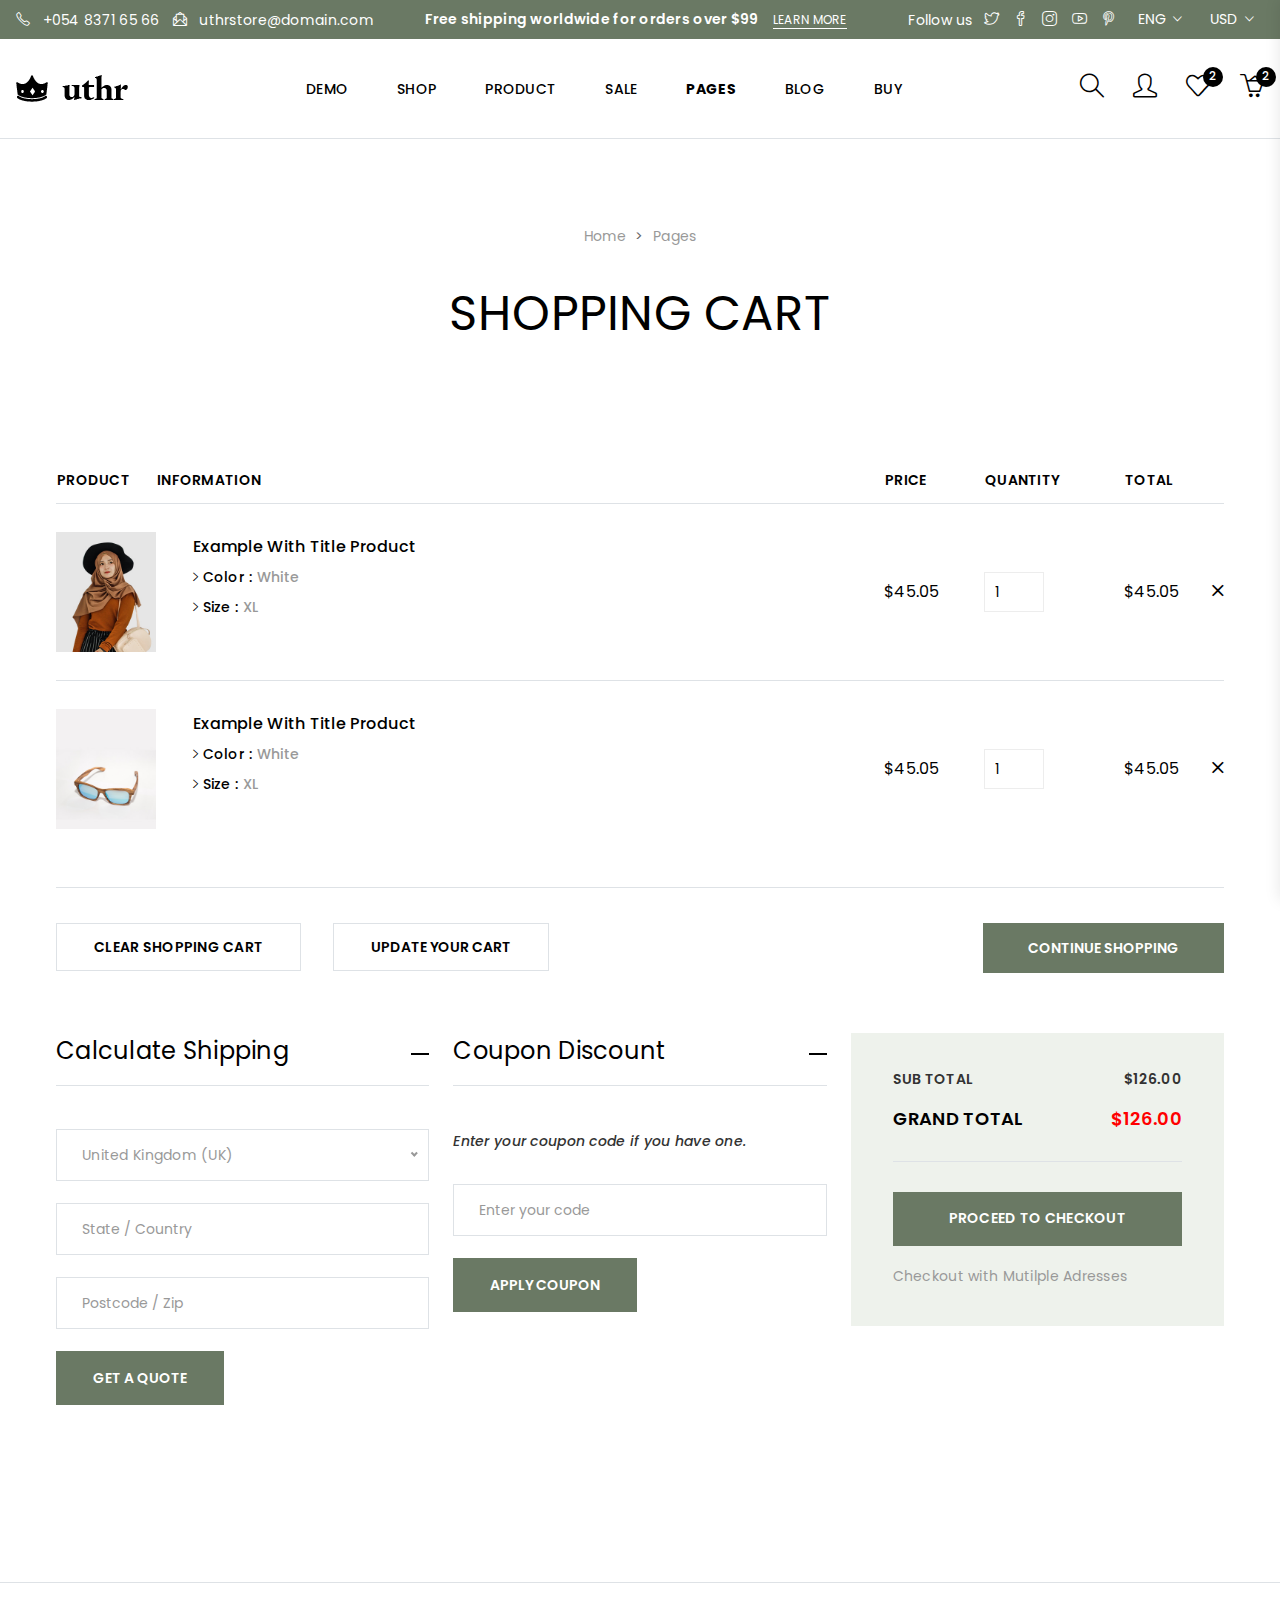
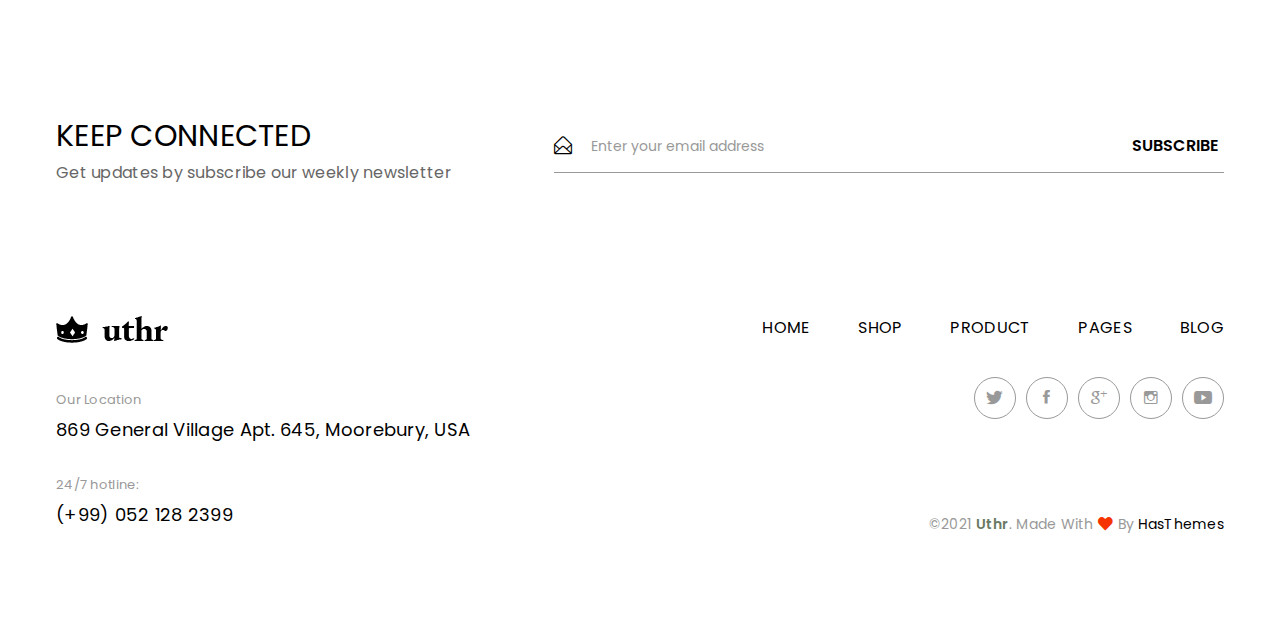
<file: WebsiteShopQuanAo/WebsiteShopQuanAo/UI_User/cart.html>
<!doctype html>
<html class="no-js" lang="en">

<head>
    <meta charset="utf-8">
    <meta http-equiv="x-ua-compatible" content="ie=edge">
    <title>Uthr – Cart Page </title>
    <meta name="description" content="Uthr Fashion eCommerce Bootstrap 5 Template is an innovative and modern e-commerce online store website template." />
    <meta name="viewport" content="width=device-width, initial-scale=1">
    <link rel="profile" href="https://gmpg.org/xfn/11">
    <link rel="canonical" href="Replace_with_your_PAGE_URL" />

    <!-- Open Graph (OG) meta tags are snippets of code that control how URLs are displayed when shared on social media  -->
    <!-- <meta property="og:locale" content="en_US" />
    <meta property="og:type" content="website" />
    <meta property="og:title" content="Uthr – Fashion eCommerce HTML Template" />
    <meta property="og:url" content="PAGE_URL" />
    <meta property="og:site_name" content="SITE_NAME" /> -->
    <!-- For the og:image content, replace the # with a link of an image -->
    <!-- <meta property="og:image" content="#" />
    <meta property="og:description"
        content="240+ Best Bootstrap Templates are available on this website. Find your template for your project compatible with the most popular HTML library in the world." /> -->

    <!-- Add site Favicon -->
    <link rel="icon" href="https://hasthemes.com/wp-content/uploads/2019/04/cropped-favicon-32x32.png" sizes="32x32" />
    <link rel="icon" href="https://hasthemes.com/wp-content/uploads/2019/04/cropped-favicon-192x192.png"
        sizes="192x192" />
    <link rel="apple-touch-icon" href="https://hasthemes.com/wp-content/uploads/2019/04/cropped-favicon-180x180.png" />
    <meta name="msapplication-TileImage"
        content="https://hasthemes.com/wp-content/uploads/2019/04/cropped-favicon-270x270.png" />

    <!-- CSS
    ========================= -->
    <link rel="stylesheet" href="assets/css/vendor/bootstrap.min.css">
    <link rel="stylesheet" href="assets/css/slick.css">
    <link rel="stylesheet" href="assets/css/simple-line-icons.css">
    <link rel="stylesheet" href="assets/css/ionicons.min.css">
    <link rel="stylesheet" href="assets/css/font.awesome.css">
    <link rel="stylesheet" href="assets/css/animate.css">
    <link rel="stylesheet" href="assets/css/nice-select.css">
    <link rel="stylesheet" href="assets/css/jquery-ui.min.css">
    <link rel="stylesheet" href="assets/css/magnific-popup.css">

    <!-- Main Style CSS -->
    <link rel="stylesheet" href="assets/css/style.css">

    <!--modernizr min js here-->
    <script src="assets/js/vendor/modernizr-3.7.1.min.js"></script>


    <!-- Structured Data  -->
    <script type="application/ld+json">
        {
        "@context": "http://schema.org",
        "@type": "WebSite",
        "name": "Replace_with_your_site_title",
        "url": "Replace_with_your_site_URL"
        }
    </script>
</head>

<body>

    <!--offcanvas menu area start-->
    <div class="body_overlay">

    </div>
    <div class="offcanvas_menu">
        <div class="container">
            <div class="row">
                <div class="col-12">
                    <div class="offcanvas_menu_wrapper">
                        <div class="canvas_close">
                            <a href="javascript:void(0)"><i class="ion-android-close"></i></a>
                        </div>
                        <div class="header_contact_info">
                            <ul class="d-flex">
                                <li class="text-white"> <i class="icons icon-phone"></i> <a href="tel:+05483716566">+054 8371 65 66</a></li>
                                <li class="text-white"> <i class="icon-envelope-letter icons"></i> <a href="#">uthrstore@domain.com</a></li>
                            </ul>
                        </div>
                        <div class="header_social d-flex">
                            <span>Follow us</span>
                            <ul class="d-flex">
                                <li><a href="#"><i class="icon-social-twitter icons"></i></a></li>
                                <li><a href="#"><i class="icon-social-facebook icons"></i></a></li>
                                <li><a href="#"><i class="icon-social-instagram icons"></i></a></li>
                                <li><a href="#"><i class="icon-social-youtube icons"></i></a></li>
                                <li><a href="#"><i class="icon-social-pinterest icons"></i></a></li>
                            </ul>
                        </div>
                        <div class="language_currency">
                            <ul class="d-flex">
                                <li class="language"><a href="#"> Eng <i class="icon-right ion-ios-arrow-down"></i></a>
                                    <ul class="dropdown_language">
                                        <li><a href="#">French</a></li>
                                        <li><a href="#">Spanish</a></li>
                                        <li><a href="#">Russian</a></li>
                                    </ul>
                                </li>
                                <li class="currency"><a href="#"> USd <i class="icon-right ion-ios-arrow-down"></i></a>
                                    <ul class="dropdown_currency">
                                        <li><a href="#">€ Euro</a></li>
                                        <li><a href="#">£ Pound Sterling</a></li>
                                        <li><a href="#">$ US Dollar</a></li>
                                    </ul>
                                </li>
                            </ul>
                        </div>
                        <div id="menu" class="text-left ">
                            <ul class="offcanvas_main_menu">
                                <li class="menu-item-has-children active">
                                    <a href="#">Home</a>
                                </li>
                                <li class="menu-item-has-children">
                                    <a href="shop.html">Shop</a>
                                </li>
                                <li class="menu-item-has-children">
                                    <a href="product-details.html"> Product Details</a>
                                </li>
                                <li><a href="#">sale</a></li>
                                <li class="menu-item-has-children">
                                    <a href="#">pages </a>
                                    <ul class="sub-menu">
                                        <li><a href="cart.html">cart</a></li>
                                        <li><a href="checkout.html">Checkout</a></li>
                                    </ul>
                                </li>
                                <li class="menu-item-has-children">
                                    <a href="#">blog</a>
                                    <ul class="sub-menu">
                                        <li><a href="blog.html">blog</a></li>
                                        <li><a href="blog-details.html">blog details</a></li>
                                    </ul>

                                </li>
                                <li><a href="#">buy</a></li>
                            </ul>
                        </div>
                    </div>
                </div>
            </div>
        </div>
    </div>
    <!--offcanvas menu area end-->
    <!--mini cart-->
    <div class="mini_cart">
        <div class="cart_gallery">
            <div class="cart_close">
                <div class="cart_text">
                    <h3>cart</h3>
                </div>
                <div class="mini_cart_close">
                    <a href="javascript:void(0)"><i class="icon-close icons"></i></a>
                </div>
            </div>
            <div class="cart_item">
               <div class="cart_img">
                   <a href="#"><img src="assets/img/product/product1.jpg" alt=""></a>
               </div>
                <div class="cart_info">
                    <a href="#">Primis In Faucibus</a>
                    <p>1 x <span> $65.00 </span></p>
                </div>
                <div class="cart_remove">
                    <a href="#"><i class="icon-close icons"></i></a>
                </div>
            </div>
            <div class="cart_item">
               <div class="cart_img">
                   <a href="#"><img src="assets/img/product/product2.jpg" alt=""></a>
               </div>
                <div class="cart_info">
                    <a href="#">Letraset Sheets</a>
                    <p>1 x <span> $60.00 </span></p>
                </div>
                <div class="cart_remove">
                    <a href="#"><i class="icon-close icons"></i></a>
                </div>
            </div>
        </div>
        <div class="mini_cart_table">
            <div class="cart_table_border">
                <div class="cart_total">
                    <span>Sub total:</span>
                    <span class="price">$125.00</span>
                </div>
                <div class="cart_total mt-10">
                    <span>total:</span>
                    <span class="price">$125.00</span>
                </div>
            </div>
        </div>
        <div class="mini_cart_footer">
           <div class="cart_button">
                <a href="cart.html"><i class="fa fa-shopping-cart"></i> View cart</a>
            </div>
            <div class="cart_button">
                <a href="checkout.html"><i class="fa fa-sign-in"></i> Checkout</a>
            </div>
        </div>
    </div>
    <!--mini cart end-->
    <!--header area start-->
    <header class="header_section border-bottom">
        <div class="header_top">
            <div class="container-fluid">
                <div class="row">
                    <div class="col-12">
                        <div class="header_top_inner d-flex justify-content-between align-items-center">
                            <div class="header_contact_info">
                                <ul class="d-flex">
                                    <li class="text-white"> <i class="icons icon-phone"></i> <a href="tel:+05483716566">+054 8371 65 66</a></li>
                                    <li class="text-white"> <i class="icon-envelope-letter icons"></i> <a href="#">uthrstore@domain.com</a></li>
                                </ul>
                            </div>
                            <div class="free_shipping_text">
                                <p class="text-white">Free shipping worldwide for orders over $99 <a href="#">Learn More</a></p>
                            </div>
                            <div class="header_top_sidebar d-flex align-items-center">
                                <div class="header_social d-flex">
                                    <span>Follow us</span>
                                    <ul class="d-flex">
                                        <li><a href="#"><i class="icon-social-twitter icons"></i></a></li>
                                        <li><a href="#"><i class="icon-social-facebook icons"></i></a></li>
                                        <li><a href="#"><i class="icon-social-instagram icons"></i></a></li>
                                        <li><a href="#"><i class="icon-social-youtube icons"></i></a></li>
                                        <li><a href="#"><i class="icon-social-pinterest icons"></i></a></li>
                                    </ul>
                                </div>
                                <div class="language_currency">
                                    <ul class="d-flex">
                                        <li class="language"><a href="#"> Eng <i class="icon-right ion-ios-arrow-down"></i></a>
                                            <ul class="dropdown_language">
                                                <li><a href="#">French</a></li>
                                                <li><a href="#">Spanish</a></li>
                                                <li><a href="#">Russian</a></li>
                                            </ul>
                                        </li>
                                        <li class="currency"><a href="#"> USd <i class="icon-right ion-ios-arrow-down"></i></a>
                                            <ul class="dropdown_currency">
                                                <li><a href="#">€ Euro</a></li>
                                                <li><a href="#">£ Pound Sterling</a></li>
                                                <li><a href="#">$ US Dollar</a></li>
                                            </ul>
                                        </li>
                                    </ul>
                                </div>
                            </div>
                        </div>
                    </div>
                </div>
            </div>
        </div>

        <div class="main_header">
            <div class="container-fluid">
                <div class="row">
                    <div class="col-12">
                        <div class="header_container d-flex justify-content-between align-items-center">
                            <div class="canvas_open">
                                <a href="javascript:void(0)"><i class="ion-navicon"></i></a>
                            </div>
                            <div class="header_logo">
                                <a class="sticky_none" href="index.html"><img src="assets/img/logo/logo.png" alt=""></a>
                            </div>
                            <!--main menu start-->
                            <div class="main_menu d-none d-lg-block">
                                <nav>
                                    <ul class="d-flex">
                                        <li><a href="index.html">demo</a> </li>
                                        <li><a href="shop.html">shop</a></li>
                                        <li><a href="product-details.html">product</a></li>
                                        <li><a href="#">sale</a></li>
                                        <li><a class="active" href="#">pages</a>
                                            <ul class="sub_menu">
                                                <li><a href="cart.html">Cart Pages</a></li>
                                                <li><a href="checkout.html">Checkout Pages</a></li>
                                            </ul>
                                        </li>
                                        <li><a href="blog.html">blog</a>
                                            <ul class="sub_menu">
                                                <li><a href="blog.html">Blog Pages</a></li>
                                                <li><a href="blog-details.html">Blog Details</a></li>
                                            </ul>
                                        </li>
                                        <li><a href="#">buy</a></li>
                                    </ul>
                                </nav>
                            </div>
                            <div class="header_account">
                                <ul class="d-flex">
                                    <li class="header_search"><a href="#"><i class="icon-magnifier icons"></i></a></li>
                                    <li class="account_link"><a href="#"><i class="icon-user icons"></i></a>
                                        <ul class="dropdown_account_link">
                                            <li><a href="#">My Account</a></li>
                                            <li><a href="#">Login</a></li>
                                            <li><a href="#">Contact</a></li>
                                        </ul>
                                    </li>
                                    <li><a href="#"><i class="icon-heart icons"></i></a> <span class="item_count">2</span></li>
                                    <li class="shopping_cart"><a href="#"><i class="icon-basket-loaded icons"></i></a> <span class="item_count">2</span></li>
                                </ul>
                            </div>
                        </div>
                    </div>
                </div>
            </div>
        </div>
        <!-- page search box -->
        <div class="page_search_box">
            <div class="search_close">
                <i class="ion-close-round"></i>
            </div>
            <form class="border-bottom" action="#">
                <input class="border-0" placeholder="Search products..." type="text">
                <button type="submit"><span class="icon-magnifier icons"></span></button>
            </form>
        </div>

    </header>
    <!--header area end-->

      <!--breadcrumbs area start-->
    <div class="breadcrumbs_area breadcrumbs_other">
        <div class="container">
            <div class="row">
                <div class="col-12">
                    <div class="breadcrumb_content text-center">
                        <ul>
                            <li><a href="index.html">home</a></li>
                            <li><a href="#">pages</a></li>
                        </ul>
                        <h3>Shopping Cart</h3>
                    </div>
                </div>
            </div>
        </div>
    </div>
    <!--breadcrumbs area end-->

     <!--shopping cart area start -->
    <div class="shopping_cart_area">
        <div class="container">
            <form action="#">
                <div class="cart_page_inner mb-60">
                    <div class="row">
                        <div class="col-12">
                            <div class="cart_page_tabel">
                                <table>
                                    <thead>
                                        <tr>
                                            <th>product </th>
                                            <th>information</th>
                                            <th>Price</th>
                                            <th>Quantity</th>
                                            <th>Total</th>
                                        </tr>
                                    </thead>
                                    <tbody>
                                        <tr class="border-top">
                                            <td>
                                                <div class="cart_product_thumb">
                                                    <img src="assets/img/product/product4.jpg" alt="">
                                                </div>
                                            </td>
                                            <td>
                                                <div class="cart_product_text">
                                                    <h4>Example With Title Product</h4>
                                                    <ul>
                                                        <li><i class="ion-ios-arrow-right"></i> Color : <span>White</span></li>
                                                        <li><i class="ion-ios-arrow-right"></i> Size : <span>XL</span></li>
                                                    </ul>
                                                </div>
                                            </td>
                                            <td>
                                                <div class="cart_product_price">
                                                    <span>$45.05</span>
                                                </div>
                                            </td>
                                            <td class="product_quantity">
                                                <div class="cart_product_quantity">
                                                    <input min="1" max="100" value="1" type="number">
                                                </div>
                                            </td>
                                            <td>
                                                <div class="cart_product_price">
                                                    <span>$45.05</span>
                                                </div>
                                            </td>
                                            <td>
                                                <div class="cart_product_remove text-right">
                                                    <a href="#"><i class="ion-android-close"></i></a>
                                                </div>
                                            </td>

                                        </tr>
                                        <tr class="border-top">
                                            <td>
                                                <div class="cart_product_thumb">
                                                    <img src="assets/img/product/product6.jpg" alt="">
                                                </div>
                                            </td>
                                            <td>
                                                <div class="cart_product_text">
                                                    <h4>Example With Title Product</h4>
                                                    <ul>
                                                        <li><i class="ion-ios-arrow-right"></i> Color : <span>White</span></li>
                                                        <li><i class="ion-ios-arrow-right"></i> Size : <span>XL</span></li>
                                                    </ul>
                                                </div>
                                            </td>
                                            <td>
                                                <div class="cart_product_price">
                                                    <span>$45.05</span>
                                                </div>
                                            </td>
                                            <td class="product_quantity">
                                                <div class="cart_product_quantity">
                                                    <input min="1" max="100" value="1" type="number">
                                                </div>
                                            </td>
                                            <td>
                                                <div class="cart_product_price">
                                                    <span>$45.05</span>
                                                </div>
                                            </td>
                                            <td>
                                                <div class="cart_product_remove text-right">
                                                    <a href="#"><i class="ion-android-close"></i></a>
                                                </div>
                                            </td>

                                        </tr>
                                    </tbody>
                                </table>
                            </div>
                            <div class="cart_page_button border-top d-flex justify-content-between">
                                <div class="shopping_cart_btn">
                                    <a href="#" class="btn btn-primary border">CLEAR SHOPPING CART</a>
                                    <button class="btn btn-primary border" type="submit">UPDATE YOUR CART</button>
                                </div>
                                <div class="shopping_continue_btn">
                                    <button class="btn btn-primary" type="submit">CONTINUE SHOPPING</button>
                                </div>
                            </div>
                         </div>
                     </div>
                 </div>
                 <!--coupon code area start-->
                <div class="cart_page_bottom">
                    <div class="row">
                        <div class="col-lg-4 col-md-6 col-sm-6">
                            <div class="shopping_coupon_calculate top">
                                <h3 class="border-bottom">Calculate Shipping </h3>
                                <select class="select_option border">
                                    <option value="1">United Kingdom (UK)  </option>
                                    <option value="2">Åland Islands  </option>
                                    <option value="3">Afghanistan  </option>
                                    <option value="4">Belgium </option>
                                    <option value="5">Albania  </option>
                                </select>
                                <input class="border" placeholder="State / Country" type="text">
                                <input class="border" placeholder="Postcode / Zip" type="text">
                                <button class="btn btn-primary" type="submit">get a quote</button>
                            </div>
                        </div>
                        <div class="col-lg-4 col-md-6 col-sm-6">
                            <div class="shopping_coupon_calculate">
                                <h3 class="border-bottom">Coupon Discount   </h3>
                                <p>Enter your coupon code if you have one.</p>
                                <input class="border" placeholder="Enter your code" type="text">
                                <button class="btn btn-primary" type="submit">apply coupon</button>
                            </div>
                        </div>
                        <div class="col-lg-4 col-md-6 col-sm-8">
                            <div class="grand_totall_area">
                               <div class="grand_totall_inner border-bottom">
                                   <div class="cart_subtotal d-flex justify-content-between">
                                       <p>sub total </p>
                                       <span>$126.00</span>
                                   </div>
                                   <div class="cart_grandtotal d-flex justify-content-between">
                                       <p>grand total</p>
                                       <span>$126.00</span>
                                   </div>
                               </div>
                               <div class="proceed_checkout_btn">
                                   <a class="btn btn-primary" href="#">Proceed to Checkout</a>
                               </div>
                               <a href="#">Checkout with Mutilple Adresses</a>
                            </div>
                        </div>
                    </div>
                </div>
                <!--coupon code area end-->
            </form>
        </div>
    </div>
     <!--shopping cart area end -->


     <!--newsletter section start-->
    <section class="newsletter_section newsletter_padding border-top">
        <div class="container">
            <div class="row">
                <div class="col-12">
                    <div class="newsletter_inner d-flex justify-content-between align-items-center">
                        <div class="newsletter_text">
                            <h3>keep connected</h3>
                            <p>Get updates by subscribe our weekly newsletter</p>
                        </div>
                        <div class="newsletter_subscribe">
                            <form id="mc-form">
                                <input class="border-0" id="mc-email" type="email" autocomplete="off" placeholder="Enter your email address">
                                <i class="icon-envelope-open icons"></i>
                                <button class="border-0" id="mc-submit">Subscribe</button>
                            </form>
                            <!-- mailchimp-alerts Start -->
                            <div class="mailchimp-alerts text-centre">
                                <div class="mailchimp-submitting"></div><!-- mailchimp-submitting end -->
                                <div class="mailchimp-success"></div><!-- mailchimp-success end -->
                                <div class="mailchimp-error"></div><!-- mailchimp-error end -->
                            </div><!-- mailchimp-alerts end -->
                        </div>
                    </div>
                </div>
            </div>
        </div>
    </section>
    <!--newsletter section end-->
    <!--footer area start-->
    <footer class="footer_widgets">
        <div class="container">
            <div class="row">
                <div class="col-lg-5 col-md-5 col-sm-5">
                    <div class="footer_widget_list">
                        <div class="footer_logo">
                            <a href="#"><img src="assets/img/logo/logo.png" alt=""></a>
                        </div>
                        <div class="footer_contact">
                            <div class="footer_contact_list">
                                <span>Our Location</span>
                                <p>869 General Village Apt. 645, Moorebury, USA</p>
                            </div>
                            <div class="footer_contact_list">
                                <span>24/7 hotline:</span>
                                <a href="tel:(+99)0521282399">(+99) 052 128 2399</a>
                            </div>
                        </div>
                    </div>
                </div>
                <div class="col-lg-7 col-md-7 col-sm-7">
                    <div class="footer_widget_list text-right">
                        <div class="footer_menu">
                            <ul class="d-flex justify-content-end">
                                <li><a href="index.html">home</a></li>
                                <li><a href="shop.html">Shop</a></li>
                                <li><a href="product-details.html">Product</a></li>
                                <li><a href="#">pages</a></li>
                                <li><a href="blog.html">Blog</a></li>
                            </ul>
                        </div>
                        <div class="footer_social">
                            <ul class="d-flex justify-content-end">
                                <li><a href="https://twitter.com" data-tippy="Twitter" data-tippy-inertia="true" data-tippy-delay="50"
                                        data-tippy-arrow="true" data-tippy-placement="top"><i class="ion-social-twitter"></i></a></li>
                                <li><a href="https://www.facebook.com" data-tippy="Facebook" data-tippy-inertia="true" data-tippy-delay="50"
                                        data-tippy-arrow="true" data-tippy-placement="top"><i class="ion-social-facebook"></i></a></li>
                                <li><a href="https://www.google.com" data-tippy="googleplus" data-tippy-inertia="true" data-tippy-delay="50"
                                        data-tippy-arrow="true" data-tippy-placement="top"><i class="ion-social-googleplus-outline"></i></a></li>
                                <li><a href="https://www.instagram.com" data-tippy="Instagram" data-tippy-inertia="true" data-tippy-delay="50"
                                        data-tippy-arrow="true" data-tippy-placement="top"><i class="ion-social-instagram-outline"></i></a></li>
                                <li><a href="https://www.youtube.com" data-tippy="Youtube" data-tippy-inertia="true" data-tippy-delay="50"
                                        data-tippy-arrow="true" data-tippy-placement="top"><i class="ion-social-youtube"></i></a></li>
                            </ul>
                        </div>
                        <div class="copyright_right">
                            <p>©2021 <span>Uthr</span>. made with <i class="ion-heart"></i>  by <a href="https://hasthemes.com" target="_blank">HasThemes</a></p>
                        </div>
                    </div>
                </div>
            </div>
        </div>
    </footer>
    <!--footer area end-->



<!-- JS
============================================ -->

<script src="assets/js/vendor/jquery-3.4.1.min.js"></script>
<script src="assets/js/vendor/popper.js"></script>
<script src="assets/js/vendor/bootstrap.min.js"></script>
<script src="assets/js/slick.min.js"></script>
<script src="assets/js/wow.min.js"></script>
<script src="assets/js/jquery.scrollup.min.js"></script>
<script src="assets/js/images-loaded.min.js"></script>
<script src="assets/js/isotope.pkgd.min.js"></script>
<script src="assets/js/jquery.nice-select.js"></script>
<script src="assets/js/tippy-bundle.umd.js"></script>
<script src="assets/js/jquery-ui.min.js"></script>
<script src="assets/js/jquery.instagramFeed.min.js"></script>
<script src="assets/js/jquery.magnific-popup.min.js"></script>
<script src="assets/js/mailchimp-ajax.js"></script>


<!-- Main JS -->
<script src="assets/js/main.js"></script>




</body>

</html>
</file>
<file: WebsiteShopQuanAo/WebsiteShopQuanAo/UI_User/assets/css/simple-line-icons.css>
@font-face {
  font-family: 'simple-line-icons';
  src: url('../fonts/Simple-Line-Icons.eot?v=2.4.0');
  src: url('../fonts/Simple-Line-Icons.eot?v=2.4.0#iefix') format('embedded-opentype'), url('../fonts/Simple-Line-Icons.woff2?v=2.4.0') format('woff2'), url('../fonts/Simple-Line-Icons.ttf?v=2.4.0') format('truetype'), url('../fonts/Simple-Line-Icons.woff?v=2.4.0') format('woff'), url('../fonts/Simple-Line-Icons.svg?v=2.4.0#simple-line-icons') format('svg');
  font-weight: normal;
  font-style: normal;
}
/*
 Use the following CSS code if you want to have a class per icon.
 Instead of a list of all class selectors, you can use the generic [class*="icon-"] selector, but it's slower:
*/
.icon-user,
.icon-people,
.icon-user-female,
.icon-user-follow,
.icon-user-following,
.icon-user-unfollow,
.icon-login,
.icon-logout,
.icon-emotsmile,
.icon-phone,
.icon-call-end,
.icon-call-in,
.icon-call-out,
.icon-map,
.icon-location-pin,
.icon-direction,
.icon-directions,
.icon-compass,
.icon-layers,
.icon-menu,
.icon-list,
.icon-options-vertical,
.icon-options,
.icon-arrow-down,
.icon-arrow-left,
.icon-arrow-right,
.icon-arrow-up,
.icon-arrow-up-circle,
.icon-arrow-left-circle,
.icon-arrow-right-circle,
.icon-arrow-down-circle,
.icon-check,
.icon-clock,
.icon-plus,
.icon-minus,
.icon-close,
.icon-event,
.icon-exclamation,
.icon-organization,
.icon-trophy,
.icon-screen-smartphone,
.icon-screen-desktop,
.icon-plane,
.icon-notebook,
.icon-mustache,
.icon-mouse,
.icon-magnet,
.icon-energy,
.icon-disc,
.icon-cursor,
.icon-cursor-move,
.icon-crop,
.icon-chemistry,
.icon-speedometer,
.icon-shield,
.icon-screen-tablet,
.icon-magic-wand,
.icon-hourglass,
.icon-graduation,
.icon-ghost,
.icon-game-controller,
.icon-fire,
.icon-eyeglass,
.icon-envelope-open,
.icon-envelope-letter,
.icon-bell,
.icon-badge,
.icon-anchor,
.icon-wallet,
.icon-vector,
.icon-speech,
.icon-puzzle,
.icon-printer,
.icon-present,
.icon-playlist,
.icon-pin,
.icon-picture,
.icon-handbag,
.icon-globe-alt,
.icon-globe,
.icon-folder-alt,
.icon-folder,
.icon-film,
.icon-feed,
.icon-drop,
.icon-drawer,
.icon-docs,
.icon-doc,
.icon-diamond,
.icon-cup,
.icon-calculator,
.icon-bubbles,
.icon-briefcase,
.icon-book-open,
.icon-basket-loaded,
.icon-basket,
.icon-bag,
.icon-action-undo,
.icon-action-redo,
.icon-wrench,
.icon-umbrella,
.icon-trash,
.icon-tag,
.icon-support,
.icon-frame,
.icon-size-fullscreen,
.icon-size-actual,
.icon-shuffle,
.icon-share-alt,
.icon-share,
.icon-rocket,
.icon-question,
.icon-pie-chart,
.icon-pencil,
.icon-note,
.icon-loop,
.icon-home,
.icon-grid,
.icon-graph,
.icon-microphone,
.icon-music-tone-alt,
.icon-music-tone,
.icon-earphones-alt,
.icon-earphones,
.icon-equalizer,
.icon-like,
.icon-dislike,
.icon-control-start,
.icon-control-rewind,
.icon-control-play,
.icon-control-pause,
.icon-control-forward,
.icon-control-end,
.icon-volume-1,
.icon-volume-2,
.icon-volume-off,
.icon-calendar,
.icon-bulb,
.icon-chart,
.icon-ban,
.icon-bubble,
.icon-camrecorder,
.icon-camera,
.icon-cloud-download,
.icon-cloud-upload,
.icon-envelope,
.icon-eye,
.icon-flag,
.icon-heart,
.icon-info,
.icon-key,
.icon-link,
.icon-lock,
.icon-lock-open,
.icon-magnifier,
.icon-magnifier-add,
.icon-magnifier-remove,
.icon-paper-clip,
.icon-paper-plane,
.icon-power,
.icon-refresh,
.icon-reload,
.icon-settings,
.icon-star,
.icon-symbol-female,
.icon-symbol-male,
.icon-target,
.icon-credit-card,
.icon-paypal,
.icon-social-tumblr,
.icon-social-twitter,
.icon-social-facebook,
.icon-social-instagram,
.icon-social-linkedin,
.icon-social-pinterest,
.icon-social-github,
.icon-social-google,
.icon-social-reddit,
.icon-social-skype,
.icon-social-dribbble,
.icon-social-behance,
.icon-social-foursqare,
.icon-social-soundcloud,
.icon-social-spotify,
.icon-social-stumbleupon,
.icon-social-youtube,
.icon-social-dropbox,
.icon-social-vkontakte,
.icon-social-steam {
  font-family: 'simple-line-icons';
  speak: none;
  font-style: normal;
  font-weight: normal;
  font-variant: normal;
  text-transform: none;
  line-height: 1;
  /* Better Font Rendering =========== */
  -webkit-font-smoothing: antialiased;
  -moz-osx-font-smoothing: grayscale;
}
.icon-user:before {
  content: "\e005";
}
.icon-people:before {
  content: "\e001";
}
.icon-user-female:before {
  content: "\e000";
}
.icon-user-follow:before {
  content: "\e002";
}
.icon-user-following:before {
  content: "\e003";
}
.icon-user-unfollow:before {
  content: "\e004";
}
.icon-login:before {
  content: "\e066";
}
.icon-logout:before {
  content: "\e065";
}
.icon-emotsmile:before {
  content: "\e021";
}
.icon-phone:before {
  content: "\e600";
}
.icon-call-end:before {
  content: "\e048";
}
.icon-call-in:before {
  content: "\e047";
}
.icon-call-out:before {
  content: "\e046";
}
.icon-map:before {
  content: "\e033";
}
.icon-location-pin:before {
  content: "\e096";
}
.icon-direction:before {
  content: "\e042";
}
.icon-directions:before {
  content: "\e041";
}
.icon-compass:before {
  content: "\e045";
}
.icon-layers:before {
  content: "\e034";
}
.icon-menu:before {
  content: "\e601";
}
.icon-list:before {
  content: "\e067";
}
.icon-options-vertical:before {
  content: "\e602";
}
.icon-options:before {
  content: "\e603";
}
.icon-arrow-down:before {
  content: "\e604";
}
.icon-arrow-left:before {
  content: "\e605";
}
.icon-arrow-right:before {
  content: "\e606";
}
.icon-arrow-up:before {
  content: "\e607";
}
.icon-arrow-up-circle:before {
  content: "\e078";
}
.icon-arrow-left-circle:before {
  content: "\e07a";
}
.icon-arrow-right-circle:before {
  content: "\e079";
}
.icon-arrow-down-circle:before {
  content: "\e07b";
}
.icon-check:before {
  content: "\e080";
}
.icon-clock:before {
  content: "\e081";
}
.icon-plus:before {
  content: "\e095";
}
.icon-minus:before {
  content: "\e615";
}
.icon-close:before {
  content: "\e082";
}
.icon-event:before {
  content: "\e619";
}
.icon-exclamation:before {
  content: "\e617";
}
.icon-organization:before {
  content: "\e616";
}
.icon-trophy:before {
  content: "\e006";
}
.icon-screen-smartphone:before {
  content: "\e010";
}
.icon-screen-desktop:before {
  content: "\e011";
}
.icon-plane:before {
  content: "\e012";
}
.icon-notebook:before {
  content: "\e013";
}
.icon-mustache:before {
  content: "\e014";
}
.icon-mouse:before {
  content: "\e015";
}
.icon-magnet:before {
  content: "\e016";
}
.icon-energy:before {
  content: "\e020";
}
.icon-disc:before {
  content: "\e022";
}
.icon-cursor:before {
  content: "\e06e";
}
.icon-cursor-move:before {
  content: "\e023";
}
.icon-crop:before {
  content: "\e024";
}
.icon-chemistry:before {
  content: "\e026";
}
.icon-speedometer:before {
  content: "\e007";
}
.icon-shield:before {
  content: "\e00e";
}
.icon-screen-tablet:before {
  content: "\e00f";
}
.icon-magic-wand:before {
  content: "\e017";
}
.icon-hourglass:before {
  content: "\e018";
}
.icon-graduation:before {
  content: "\e019";
}
.icon-ghost:before {
  content: "\e01a";
}
.icon-game-controller:before {
  content: "\e01b";
}
.icon-fire:before {
  content: "\e01c";
}
.icon-eyeglass:before {
  content: "\e01d";
}
.icon-envelope-open:before {
  content: "\e01e";
}
.icon-envelope-letter:before {
  content: "\e01f";
}
.icon-bell:before {
  content: "\e027";
}
.icon-badge:before {
  content: "\e028";
}
.icon-anchor:before {
  content: "\e029";
}
.icon-wallet:before {
  content: "\e02a";
}
.icon-vector:before {
  content: "\e02b";
}
.icon-speech:before {
  content: "\e02c";
}
.icon-puzzle:before {
  content: "\e02d";
}
.icon-printer:before {
  content: "\e02e";
}
.icon-present:before {
  content: "\e02f";
}
.icon-playlist:before {
  content: "\e030";
}
.icon-pin:before {
  content: "\e031";
}
.icon-picture:before {
  content: "\e032";
}
.icon-handbag:before {
  content: "\e035";
}
.icon-globe-alt:before {
  content: "\e036";
}
.icon-globe:before {
  content: "\e037";
}
.icon-folder-alt:before {
  content: "\e039";
}
.icon-folder:before {
  content: "\e089";
}
.icon-film:before {
  content: "\e03a";
}
.icon-feed:before {
  content: "\e03b";
}
.icon-drop:before {
  content: "\e03e";
}
.icon-drawer:before {
  content: "\e03f";
}
.icon-docs:before {
  content: "\e040";
}
.icon-doc:before {
  content: "\e085";
}
.icon-diamond:before {
  content: "\e043";
}
.icon-cup:before {
  content: "\e044";
}
.icon-calculator:before {
  content: "\e049";
}
.icon-bubbles:before {
  content: "\e04a";
}
.icon-briefcase:before {
  content: "\e04b";
}
.icon-book-open:before {
  content: "\e04c";
}
.icon-basket-loaded:before {
  content: "\e04d";
}
.icon-basket:before {
  content: "\e04e";
}
.icon-bag:before {
  content: "\e04f";
}
.icon-action-undo:before {
  content: "\e050";
}
.icon-action-redo:before {
  content: "\e051";
}
.icon-wrench:before {
  content: "\e052";
}
.icon-umbrella:before {
  content: "\e053";
}
.icon-trash:before {
  content: "\e054";
}
.icon-tag:before {
  content: "\e055";
}
.icon-support:before {
  content: "\e056";
}
.icon-frame:before {
  content: "\e038";
}
.icon-size-fullscreen:before {
  content: "\e057";
}
.icon-size-actual:before {
  content: "\e058";
}
.icon-shuffle:before {
  content: "\e059";
}
.icon-share-alt:before {
  content: "\e05a";
}
.icon-share:before {
  content: "\e05b";
}
.icon-rocket:before {
  content: "\e05c";
}
.icon-question:before {
  content: "\e05d";
}
.icon-pie-chart:before {
  content: "\e05e";
}
.icon-pencil:before {
  content: "\e05f";
}
.icon-note:before {
  content: "\e060";
}
.icon-loop:before {
  content: "\e064";
}
.icon-home:before {
  content: "\e069";
}
.icon-grid:before {
  content: "\e06a";
}
.icon-graph:before {
  content: "\e06b";
}
.icon-microphone:before {
  content: "\e063";
}
.icon-music-tone-alt:before {
  content: "\e061";
}
.icon-music-tone:before {
  content: "\e062";
}
.icon-earphones-alt:before {
  content: "\e03c";
}
.icon-earphones:before {
  content: "\e03d";
}
.icon-equalizer:before {
  content: "\e06c";
}
.icon-like:before {
  content: "\e068";
}
.icon-dislike:before {
  content: "\e06d";
}
.icon-control-start:before {
  content: "\e06f";
}
.icon-control-rewind:before {
  content: "\e070";
}
.icon-control-play:before {
  content: "\e071";
}
.icon-control-pause:before {
  content: "\e072";
}
.icon-control-forward:before {
  content: "\e073";
}
.icon-control-end:before {
  content: "\e074";
}
.icon-volume-1:before {
  content: "\e09f";
}
.icon-volume-2:before {
  content: "\e0a0";
}
.icon-volume-off:before {
  content: "\e0a1";
}
.icon-calendar:before {
  content: "\e075";
}
.icon-bulb:before {
  content: "\e076";
}
.icon-chart:before {
  content: "\e077";
}
.icon-ban:before {
  content: "\e07c";
}
.icon-bubble:before {
  content: "\e07d";
}
.icon-camrecorder:before {
  content: "\e07e";
}
.icon-camera:before {
  content: "\e07f";
}
.icon-cloud-download:before {
  content: "\e083";
}
.icon-cloud-upload:before {
  content: "\e084";
}
.icon-envelope:before {
  content: "\e086";
}
.icon-eye:before {
  content: "\e087";
}
.icon-flag:before {
  content: "\e088";
}
.icon-heart:before {
  content: "\e08a";
}
.icon-info:before {
  content: "\e08b";
}
.icon-key:before {
  content: "\e08c";
}
.icon-link:before {
  content: "\e08d";
}
.icon-lock:before {
  content: "\e08e";
}
.icon-lock-open:before {
  content: "\e08f";
}
.icon-magnifier:before {
  content: "\e090";
}
.icon-magnifier-add:before {
  content: "\e091";
}
.icon-magnifier-remove:before {
  content: "\e092";
}
.icon-paper-clip:before {
  content: "\e093";
}
.icon-paper-plane:before {
  content: "\e094";
}
.icon-power:before {
  content: "\e097";
}
.icon-refresh:before {
  content: "\e098";
}
.icon-reload:before {
  content: "\e099";
}
.icon-settings:before {
  content: "\e09a";
}
.icon-star:before {
  content: "\e09b";
}
.icon-symbol-female:before {
  content: "\e09c";
}
.icon-symbol-male:before {
  content: "\e09d";
}
.icon-target:before {
  content: "\e09e";
}
.icon-credit-card:before {
  content: "\e025";
}
.icon-paypal:before {
  content: "\e608";
}
.icon-social-tumblr:before {
  content: "\e00a";
}
.icon-social-twitter:before {
  content: "\e009";
}
.icon-social-facebook:before {
  content: "\e00b";
}
.icon-social-instagram:before {
  content: "\e609";
}
.icon-social-linkedin:before {
  content: "\e60a";
}
.icon-social-pinterest:before {
  content: "\e60b";
}
.icon-social-github:before {
  content: "\e60c";
}
.icon-social-google:before {
  content: "\e60d";
}
.icon-social-reddit:before {
  content: "\e60e";
}
.icon-social-skype:before {
  content: "\e60f";
}
.icon-social-dribbble:before {
  content: "\e00d";
}
.icon-social-behance:before {
  content: "\e610";
}
.icon-social-foursqare:before {
  content: "\e611";
}
.icon-social-soundcloud:before {
  content: "\e612";
}
.icon-social-spotify:before {
  content: "\e613";
}
.icon-social-stumbleupon:before {
  content: "\e614";
}
.icon-social-youtube:before {
  content: "\e008";
}
.icon-social-dropbox:before {
  content: "\e00c";
}
.icon-social-vkontakte:before {
  content: "\e618";
}
.icon-social-steam:before {
  content: "\e620";
}
</file>
<file: WebsiteShopQuanAo/WebsiteShopQuanAo/UI_User/assets/css/nice-select.css>
/*--
    - nice-select
-----------------------------------*/
.nice-select {-webkit-tap-highlight-color: transparent;background-color: #fff;border-radius: 5px;border: solid 1px #e8e8e8;-webkit-box-sizing: border-box;box-sizing: border-box;clear: both;cursor: pointer;display: block;float: left;font-family: inherit;font-size: 14px;font-weight: normal;height: 42px;line-height: 40px;outline: none;padding-left: 18px;padding-right: 30px;position: relative;text-align: left !important;-webkit-transition: all 0.2s ease-in-out;transition: all 0.2s ease-in-out;-webkit-user-select: none;-moz-user-select: none;-ms-user-select: none;user-select: none;white-space: nowrap;width: auto; }.nice-select:hover {border-color: #dbdbdb; }.nice-select:active, .nice-select.open, .nice-select:focus {border-color: #999; }.nice-select:after {border-bottom: 2px solid #999;border-right: 2px solid #999;content: '';display: block;height: 5px;margin-top: -4px;pointer-events: none;position: absolute;right: 12px;top: 50%;-webkit-transform-origin: 66% 66%;transform-origin: 66% 66%;-webkit-transform: rotate(45deg);transform: rotate(45deg);-webkit-transition: all 0.15s ease-in-out;transition: all 0.15s ease-in-out;width: 5px; }.nice-select.open:after {-webkit-transform: rotate(-135deg);transform: rotate(-135deg); }.nice-select.open .list {opacity: 1;pointer-events: auto;-webkit-transform: scale(1) translateY(0);transform: scale(1) translateY(0); }.nice-select.disabled {border-color: #ededed;color: #999;pointer-events: none; }.nice-select.disabled:after {border-color: #cccccc; }.nice-select.wide {width: 100%; }.nice-select.wide .list {left: 0 !important;right: 0 !important; }.nice-select.right {float: right; }.nice-select.right .list {left: auto;right: 0; }.nice-select.small {font-size: 12px;height: 36px;line-height: 34px; }.nice-select.small:after {height: 4px;width: 4px; }.nice-select.small .option {line-height: 34px;min-height: 34px; }.nice-select .list {background-color: #fff;border-radius: 5px;-webkit-box-shadow: 0 0 0 1px rgba(68, 68, 68, 0.11);box-shadow: 0 0 0 1px rgba(68, 68, 68, 0.11);-webkit-box-sizing: border-box;box-sizing: border-box;margin-top: 4px;opacity: 0;overflow: hidden;padding: 0;pointer-events: none;position: absolute;top: 100%;left: 0;-webkit-transform-origin: 50% 0;transform-origin: 50% 0;-webkit-transform: scale(0.75) translateY(-21px);transform: scale(0.75) translateY(-21px);-webkit-transition: all 0.2s cubic-bezier(0.5, 0, 0, 1.25), opacity 0.15s ease-out;transition: all 0.2s cubic-bezier(0.5, 0, 0, 1.25), opacity 0.15s ease-out;z-index: 9; }.nice-select .list:hover .option:not(:hover) {background-color: transparent !important; }.nice-select .option {cursor: pointer;font-weight: 400;line-height: 40px;list-style: none;min-height: 40px;outline: none;padding-left: 18px;padding-right: 29px;text-align: left;-webkit-transition: all 0.2s;transition: all 0.2s; }.nice-select .option:hover, .nice-select .option.focus, .nice-select .option.selected.focus {background-color: #f6f6f6; }.nice-select .option.selected {font-weight: bold; }.nice-select .option.disabled {background-color: transparent;color: #999;cursor: default; }.no-csspointerevents .nice-select .list {display: none; }.no-csspointerevents .nice-select.open .list {display: block; }
</file>
<file: WebsiteShopQuanAo/WebsiteShopQuanAo/UI_User/assets/css/style.css>
/*  
    CSS INDEX
    =========================================
    01. header css here
    02. slider area css here
    03. blog css here
    04. testimonial css here
    05. other css here
    06. footer css here
    07. services css here
    08. about css here
    09. contact page css here
*/
@import url("https://fonts.googleapis.com/css2?family=Merriweather:ital,wght@0,300;0,400;0,700;0,900;1,300;1,400;1,700;1,900&family=Poppins:ital,wght@0,100;0,200;0,300;0,400;0,500;0,600;0,700;0,800;0,900;1,100;1,200;1,300;1,400;1,500;1,600;1,700;1,800;1,900&display=swap");
* {
  box-sizing: border-box;
}

/*----------------------------------------*/
/*  01. Theme default CSS
/*----------------------------------------*/
/*-- Google Font --*/
/*-- Common Style --*/
*, *::after, *::before {
  box-sizing: border-box;
}

html, body {
  height: 100%;
}

body {
  line-height: 24px;
  font-size: 14px;
  font-style: normal;
  font-weight: 400;
  visibility: visible;
  font-family: "Poppins", sans-serif;
  color: #000000;
  letter-spacing: 0.02em;
}

h1, h2, h3, h4, h5, h6 {
  font-weight: 400;
  margin-top: 0;
  font-family: "Poppins", sans-serif;
}

h1 {
  font-size: 48px;
  line-height: 1;
  font-weight: 700;
}

h2 {
  font-size: 36px;
  line-height: 36px;
}

h3 {
  font-size: 30px;
  line-height: 30px;
}

h4 {
  font-size: 16px;
  line-height: 19px;
}

h5 {
  font-size: 14px;
  line-height: 18px;
}

h6 {
  font-size: 12px;
  line-height: 14px;
}

p:last-child {
  margin-bottom: 0;
}

a, button {
  color: inherit;
  line-height: inherit;
  text-decoration: none;
  cursor: pointer;
}

a, button, img, input, span {
  transition: all 0.3s ease 0s;
}

.btn:focus {
  box-shadow: none;
}

*:focus {
  outline: none !important;
}

a:focus {
  color: inherit;
  outline: none;
  text-decoration: none;
}

a:hover {
  text-decoration: none;
}

button, input[type="submit"] {
  cursor: pointer;
}

img {
  max-width: 100%;
  height: auto;
}

ul {
  list-style: outside none none;
  margin: 0;
  padding: 0;
}

figure {
  padding: 0;
  margin: 0;
}

/*-- 
    - Common Classes
-----------------------------------------*/
.fix {
  overflow: hidden;
}

.hidden {
  display: none;
}

.clear {
  clear: both;
}

.container {
  max-width: 1200px;
}

@media only screen and (max-width: 767px) {
  .container {
    max-width: 576px;
  }
}
@media only screen and (max-width: 479px) {
  .container {
    width: 100%;
  }
}
.capitalize {
  text-transform: capitalize;
}

.uppercase {
  text-transform: uppercase;
}

.no-gutters > .col, .no-gutters > [class*="col-"] {
  padding-right: 0;
  padding-left: 0;
  margin: 0;
}

/*--
  -  Fonts color
------------------------------*/
.text-black {
  color: #000000;
}

/*-- 
    - Background color
-----------------------------------------*/
.bg-white {
  background-color: #ffffff;
}

.bg-grey {
  background-color: #f8f8f8;
}

.bluewood-bg {
  background: #354b65;
}

/*-- 
    - Input Placeholder
-----------------------------------------*/
input:-moz-placeholder, textarea:-moz-placeholder {
  opacity: 1;
  -ms-filter: "progid:DXImageTransform.Microsoft.Alpha(Opacity=100)";
}

input::-webkit-input-placeholder, textarea::-webkit-input-placeholder {
  opacity: 1;
  -ms-filter: "progid:DXImageTransform.Microsoft.Alpha(Opacity=100)";
}

input::-moz-placeholder, textarea::-moz-placeholder {
  opacity: 1;
  -ms-filter: "progid:DXImageTransform.Microsoft.Alpha(Opacity=100)";
}

input:-ms-input-placeholder, textarea:-ms-input-placeholder {
  opacity: 1;
  -ms-filter: "progid:DXImageTransform.Microsoft.Alpha(Opacity=100)";
}

/*-- 
    Scroll Up 
-----------------------------------------*/
#scrollUp {
  background: #6a7964 none repeat scroll 0 0;
  bottom: 85px;
  color: #ffffff;
  cursor: pointer;
  display: none;
  font-size: 20px;
  height: 45px;
  line-height: 39px;
  position: fixed;
  right: 12px;
  text-align: center;
  width: 45px;
  z-index: 9999;
  border-radius: 50%;
  border: 2px solid #fff;
  -webkit-transition: .3s;
  transition: .3s;
}
#scrollUp:hover i {
  animation-name: fadeInUp;
  animation-duration: 1s;
  animation-fill-mode: both;
  animation-iteration-count: infinite;
}

/*margin css here*/
.mb-150 {
  margin-bottom: 150px;
}

.mb-140 {
  margin-bottom: 140px;
}

.mb-135 {
  margin-bottom: 135px;
}

.mb-130 {
  margin-bottom: 130px;
}

.mb-123 {
  margin-bottom: 123px;
}

.mb-118 {
  margin-bottom: 118px;
}

.mb-102 {
  margin-bottom: 102px;
}

.mb-100 {
  margin-bottom: 100px;
}

.mb-109 {
  margin-bottom: 109px;
}

.mb-96 {
  margin-bottom: 96px;
}

.mb-80 {
  margin-bottom: 80px;
}

.mb-63 {
  margin-bottom: 63px;
}

.mb-60 {
  margin-bottom: 60px;
}

.mb-50 {
  margin-bottom: 50px;
}

.mb-30 {
  margin-bottom: 30px;
}

.mb-35 {
  margin-bottom: 35px;
}

.mr-30 {
  margin-right: 30px;
}

.mb-25 {
  margin-bottom: 25px;
}

/*padding css here*/
.pb-100 {
  padding-bottom: 100px;
}

/* 01. header css here */
.body_overlay {
  width: 100%;
  height: 100%;
  position: fixed;
  z-index: 999;
  opacity: 0;
  visibility: hidden;
  cursor: progress;
  background-color: rgba(0, 0, 0, 0.6);
  top: 0;
}
.body_overlay.active {
  opacity: 0.3;
  visibility: visible;
}

.off_canvars_overlay {
  width: 100%;
  height: 100%;
  position: fixed;
  z-index: 999;
  opacity: 0;
  visibility: hidden;
  cursor: crosshair;
  background: #000000;
  top: 0;
}
.off_canvars_overlay.active {
  opacity: 0.5;
  visibility: visible;
}

.offcanvas_menu {
  display: none;
}
@media only screen and (min-width: 768px) and (max-width: 991px) {
  .offcanvas_menu {
    display: block;
  }
}
@media only screen and (max-width: 767px) {
  .offcanvas_menu {
    display: block;
  }
}

.offcanvas_menu_wrapper {
  width: 290px;
  position: fixed;
  background: #fff;
  z-index: 999;
  top: 0;
  height: 100vh;
  transition: .5s;
  left: 0;
  margin-left: -300px;
  padding: 55px 15px 30px;
  overflow-y: auto;
}
.offcanvas_menu_wrapper.active {
  margin-left: 0;
}
.offcanvas_menu_wrapper .slinky-theme-default {
  background: inherit;
  min-height: 300px;
  overflow-y: auto;
}
.offcanvas_menu_wrapper .header_contact_info {
  display: block;
}
.offcanvas_menu_wrapper .header_social {
  display: flex !important;
}
.offcanvas_menu_wrapper .language_currency {
  display: block;
}

.offcanvas_main_menu > li.menu-item-has-children.menu-open > span.menu-expand {
  transform: rotate(180deg);
}
.offcanvas_main_menu > li ul li.menu-item-has-children.menu-open span.menu-expand {
  transform: rotate(180deg);
}

.offcanvas_main_menu li {
  position: relative;
}
.offcanvas_main_menu li:last-child {
  margin: 0;
}
.offcanvas_main_menu li span.menu-expand {
  position: absolute;
  right: 0;
  cursor: pointer;
}
.offcanvas_main_menu li span.menu-expand:hover {
  color: #6a7964;
}
.offcanvas_main_menu li a {
  font-size: 14px;
  font-weight: 400;
  text-transform: capitalize;
  display: block;
  padding-bottom: 12px;
  margin-bottom: 12px;
  border-bottom: 1px solid #ededed;
}
.offcanvas_main_menu li a:hover {
  color: #6a7964;
}
.offcanvas_main_menu li ul.sub-menu {
  padding-left: 20px;
}

.canvas_close {
  position: absolute;
  top: 15px;
  right: 25px;
}
.canvas_close a {
  font-size: 30px;
  transition: 0.7s;
  display: inline-block;
  transform: scale(1) rotate(0deg);
}
.canvas_close a:hover {
  color: #ffb83c;
  transform: scale(1.3) rotate(180deg);
}
.canvas_close a:hover {
  color: #6a7964;
}

.canvas_open {
  display: none;
}
@media only screen and (min-width: 768px) and (max-width: 991px) {
  .canvas_open {
    display: block;
  }
}
@media only screen and (max-width: 767px) {
  .canvas_open {
    display: block;
  }
}
.canvas_open a {
  font-size: 38px;
  display: block;
  line-height: 16px;
}
.canvas_open a:hover {
  color: #6a7964;
}

.sticky-header.sticky {
  position: fixed;
  z-index: 99;
  width: 100%;
  top: 0;
  background: rgba(255, 255, 255, 0.9);
  box-shadow: 0 1px 3px rgba(0, 0, 0, 0.11);
  -webkit-animation-name: fadeInDown;
  animation-name: fadeInDown;
  -webkit-animation-duration: 900ms;
  animation-duration: 900ms;
  -webkit-animation-timing-function: cubic-bezier(0.2, 1, 0.22, 1);
  animation-timing-function: cubic-bezier(0.2, 1, 0.22, 1);
  -webkit-animation-delay: 0s;
  animation-delay: 0s;
  -webkit-animation-iteration-count: 1;
  animation-iteration-count: 1;
  -webkit-animation-direction: normal;
  animation-direction: normal;
  -webkit-animation-fill-mode: none;
  animation-fill-mode: none;
  -webkit-animation-play-state: running;
  animation-play-state: running;
  border-bottom: 0;
  display: block;
}
@media only screen and (min-width: 768px) and (max-width: 991px) {
  .sticky-header.sticky {
    padding: 15px 0;
  }
}
@media only screen and (max-width: 767px) {
  .sticky-header.sticky {
    padding: 15px 0;
  }
}

/*header css heer*/
.header_transparent {
  position: absolute;
  top: 0;
  left: 0;
  right: 0;
  z-index: 9;
}
@media only screen and (min-width: 768px) and (max-width: 991px) {
  .header_transparent {
    position: inherit;
  }
}
@media only screen and (max-width: 767px) {
  .header_transparent {
    position: inherit;
  }
}

.header_top {
  background: #6a7964;
  padding: 5px 55px 5px 45px;
}
@media only screen and (min-width: 1200px) and (max-width: 1600px) {
  .header_top {
    padding: 5px 0;
  }
}
@media only screen and (min-width: 992px) and (max-width: 1199px) {
  .header_top {
    padding: 8px 0;
  }
}
@media only screen and (min-width: 768px) and (max-width: 991px) {
  .header_top {
    padding: 10px 0;
  }
}
@media only screen and (max-width: 767px) {
  .header_top {
    padding: 10px 0;
  }
}

@media only screen and (min-width: 992px) and (max-width: 1199px) {
  .header_top_inner {
    flex-direction: column;
  }
}
@media only screen and (min-width: 768px) and (max-width: 991px) {
  .header_top_inner {
    flex-direction: column;
  }
}
@media only screen and (max-width: 767px) {
  .header_top_inner {
    flex-direction: column;
  }
}

@media only screen and (min-width: 992px) and (max-width: 1199px) {
  .header_contact_info {
    margin-bottom: 7px;
  }
}
@media only screen and (min-width: 768px) and (max-width: 991px) {
  .header_contact_info {
    margin-bottom: 7px;
    display: none;
  }
}
@media only screen and (max-width: 767px) {
  .header_contact_info {
    margin-bottom: 7px;
    display: none;
  }
}
@media only screen and (max-width: 575px) {
  .header_contact_info {
    text-align: center;
  }
}
@media only screen and (min-width: 768px) and (max-width: 991px) {
  .header_contact_info ul {
    flex-direction: column;
    text-align: center;
  }
}
@media only screen and (max-width: 767px) {
  .header_contact_info ul {
    flex-direction: column;
    text-align: center;
  }
}
.header_contact_info ul li {
  margin-right: 30px;
}
@media only screen and (min-width: 1200px) and (max-width: 1600px) {
  .header_contact_info ul li {
    margin-right: 13px;
  }
}
@media only screen and (max-width: 575px) {
  .header_contact_info ul li {
    margin-right: 0;
    line-height: 27px;
  }
}
@media only screen and (min-width: 768px) and (max-width: 991px) {
  .header_contact_info ul li {
    color: #000000 !important;
    margin-right: 0;
    margin-bottom: 8px;
  }
}
@media only screen and (max-width: 767px) {
  .header_contact_info ul li {
    color: #000000 !important;
    margin-right: 0;
    margin-bottom: 8px;
  }
}
.header_contact_info ul li i {
  margin-right: 8px;
}
@media only screen and (min-width: 1200px) and (max-width: 1600px) {
  .header_contact_info ul li i {
    argin-right: 5px;
  }
}
.header_contact_info ul li:last-child {
  margin-right: 0;
}
@media only screen and (min-width: 768px) and (max-width: 991px) {
  .header_contact_info ul li:last-child {
    margin-bottom: 0;
  }
}
@media only screen and (max-width: 767px) {
  .header_contact_info ul li:last-child {
    margin-bottom: 0;
  }
}
.header_contact_info ul li a {
  color: #ffffff;
}
.header_contact_info ul li a:hover {
  opacity: 0.7;
}
@media only screen and (min-width: 768px) and (max-width: 991px) {
  .header_contact_info ul li a {
    color: #000000;
  }
}
@media only screen and (max-width: 767px) {
  .header_contact_info ul li a {
    color: #000000;
  }
}

@media only screen and (min-width: 992px) and (max-width: 1199px) {
  .free_shipping_text {
    margin-bottom: 7px;
  }
}
@media only screen and (max-width: 575px) {
  .free_shipping_text {
    text-align: center;
  }
}
.free_shipping_text p {
  font-size: 16px;
  line-height: 24px;
  font-weight: 600;
}
@media only screen and (min-width: 1200px) and (max-width: 1600px) {
  .free_shipping_text p {
    font-size: 14px;
  }
}
@media only screen and (min-width: 768px) and (max-width: 991px) {
  .free_shipping_text p {
    font-size: 15px;
    line-height: 22px;
  }
}
@media only screen and (max-width: 767px) {
  .free_shipping_text p {
    font-size: 14px;
    line-height: 22px;
  }
}
@media only screen and (max-width: 575px) {
  .free_shipping_text p {
    font-size: 13px;
    line-height: 22px;
  }
}
.free_shipping_text p a {
  font-size: 12px;
  font-weight: 400;
  text-transform: uppercase;
  margin-left: 11px;
  border-bottom: 1px solid #fff;
  color: #fff;
}
@media only screen and (min-width: 1200px) and (max-width: 1600px) {
  .free_shipping_text p a {
    margin-right: 11px;
  }
}

@media only screen and (max-width: 575px) {
  .header_logo img {
    max-width: 100px;
  }
}

@media only screen and (min-width: 768px) and (max-width: 991px) {
  .header_social {
    display: none !important;
    justify-content: center;
    margin: 10px 0;
  }
}
@media only screen and (max-width: 767px) {
  .header_social {
    display: none !important;
    justify-content: center;
    margin: 10px 0;
  }
}
.header_social span {
  font-size: 14px;
  line-height: 24px;
  color: #fff;
  margin-right: 24px;
}
@media only screen and (min-width: 1200px) and (max-width: 1600px) {
  .header_social span {
    margin-right: 11px;
  }
}
@media only screen and (min-width: 768px) and (max-width: 991px) {
  .header_social span {
    color: #000000;
    font-size: 13px;
  }
}
@media only screen and (max-width: 767px) {
  .header_social span {
    color: #000000;
    margin-right: 16px;
  }
}
.header_social ul li {
  margin-right: 20px;
}
.header_social ul li:last-child {
  margin-right: 0;
}
@media only screen and (min-width: 768px) and (max-width: 991px) {
  .header_social ul li {
    margin-right: 15px;
  }
}
@media only screen and (max-width: 767px) {
  .header_social ul li {
    margin-right: 15px;
  }
}
.header_social ul li a {
  font-size: 15px;
  color: #fff;
}
@media only screen and (min-width: 768px) and (max-width: 991px) {
  .header_social ul li a {
    color: #000000;
  }
}
@media only screen and (max-width: 767px) {
  .header_social ul li a {
    color: #000000;
  }
}
@media only screen and (min-width: 1200px) and (max-width: 1600px) {
  .header_social ul li {
    margin-right: 14px;
  }
}

@media only screen and (max-width: 575px) {
  .header_top_sidebar {
    flex-direction: column;
  }
}

.language_currency {
  margin-left: 28px;
}
@media only screen and (min-width: 1200px) and (max-width: 1600px) {
  .language_currency {
    margin-left: 12px;
  }
}
@media only screen and (min-width: 768px) and (max-width: 991px) {
  .language_currency {
    text-align: center;
    margin-left: 0;
    display: none;
    margin-bottom: 20px;
  }
}
@media only screen and (max-width: 767px) {
  .language_currency {
    text-align: center;
    margin-left: 0;
    display: none;
    margin-bottom: 20px;
  }
}
@media only screen and (min-width: 768px) and (max-width: 991px) {
  .language_currency > ul {
    justify-content: center;
  }
}
@media only screen and (max-width: 767px) {
  .language_currency > ul {
    justify-content: center;
  }
}
.language_currency > ul > li {
  position: relative;
  margin-right: 7px;
}
.language_currency > ul > li:last-child {
  margin-right: 0;
}
@media only screen and (min-width: 768px) and (max-width: 991px) {
  .language_currency > ul > li {
    margin-right: 7px;
  }
}
@media only screen and (max-width: 767px) {
  .language_currency > ul > li {
    margin-right: 7px;
  }
}
.language_currency > ul > li:hover ul.dropdown_currency, .language_currency > ul > li:hover ul.dropdown_language {
  visibility: visible;
  max-height: 200px;
}
.language_currency > ul > li:hover > a {
  background: #4c5847;
}
@media only screen and (min-width: 768px) and (max-width: 991px) {
  .language_currency > ul > li:hover > a {
    color: #fff;
  }
}
@media only screen and (max-width: 767px) {
  .language_currency > ul > li:hover > a {
    color: #fff;
  }
}
.language_currency > ul > li > a {
  text-transform: uppercase;
  line-height: 23px;
  font-size: 14px;
  display: inline-block;
  font-weight: 400;
  color: #fff;
  padding: 3px 15px;
  border-radius: 3px;
}
@media only screen and (min-width: 1200px) and (max-width: 1600px) {
  .language_currency > ul > li > a {
    padding: 3px 10px;
  }
}
@media only screen and (min-width: 768px) and (max-width: 991px) {
  .language_currency > ul > li > a {
    line-height: 22px;
    color: #000000;
    font-size: 13px;
  }
}
@media only screen and (max-width: 767px) {
  .language_currency > ul > li > a {
    line-height: 22px;
    color: #000000;
    font-size: 13px;
  }
}
.language_currency > ul > li > a i {
  margin-left: 3px;
}
@media only screen and (min-width: 768px) and (max-width: 991px) {
  .language_currency > ul > li > a i {
    margin-left: 0px;
  }
}
@media only screen and (max-width: 767px) {
  .language_currency > ul > li > a i {
    margin-left: 0px;
  }
}
.language_currency > ul > li > a img {
  margin-right: 4px;
}

.language_currency > ul > li:hover a:not([href]):not([tabindex]) {
  color: #6a7964;
}

.dropdown_currency, .dropdown_language {
  position: absolute;
  background: #fff;
  border: 1px solid #ededed;
  padding: 10px 20px;
  text-align: left;
  top: 117%;
  right: 0;
  transition: all .5s ease-out;
  overflow: hidden;
  z-index: 9999;
  border-radius: 3px;
  visibility: hidden;
  max-height: 0;
}
@media only screen and (min-width: 768px) and (max-width: 991px) {
  .dropdown_currency, .dropdown_language {
    left: auto;
    right: 0;
  }
}
@media only screen and (max-width: 767px) {
  .dropdown_currency, .dropdown_language {
    left: auto;
    right: 0;
  }
}
.dropdown_currency li a, .dropdown_language li a {
  text-transform: capitalize;
  display: block;
  font-size: 13px;
  white-space: nowrap;
  line-height: 28px;
  color: #000000;
}
.dropdown_currency li a:hover, .dropdown_language li a:hover {
  color: #6a7964;
}

@media only screen and (min-width: 768px) and (max-width: 991px) {
  .dropdown_language {
    left: -10px;
  }
}
@media only screen and (max-width: 767px) {
  .dropdown_language {
    left: -10px;
  }
}

.main_header {
  padding: 35px 55px 35px 45px;
}
@media only screen and (min-width: 1200px) and (max-width: 1600px) {
  .main_header {
    padding: 35px 0;
  }
}
@media only screen and (min-width: 992px) and (max-width: 1199px) {
  .main_header {
    padding: 30px 0;
  }
}
@media only screen and (min-width: 768px) and (max-width: 991px) {
  .main_header {
    padding: 22px 0;
  }
}
@media only screen and (max-width: 767px) {
  .main_header {
    padding: 20px 0;
  }
}

.main_menu nav > ul > li {
  margin-right: 49px;
  position: relative;
}
.main_menu nav > ul > li:last-child {
  margin-right: 0;
}
@media only screen and (min-width: 992px) and (max-width: 1199px) {
  .main_menu nav > ul > li {
    margin-right: 33px;
  }
}
.main_menu nav > ul > li:hover ul.sub_menu {
  visibility: visible;
  opacity: 1;
  top: 62px;
}
.main_menu nav > ul > li > a {
  font-size: 14px;
  line-height: 24px;
  display: inline-block;
  text-transform: uppercase;
  color: #000000;
  font-weight: 500;
}
.main_menu nav > ul > li > a.active {
  font-weight: 700;
}
.main_menu nav > ul > li ul.sub_menu {
  position: absolute;
  min-width: 190px;
  padding: 18px 20px;
  background: #ffffff;
  box-shadow: 0 3px 11px 0 rgba(0, 0, 0, 0.1);
  left: 0;
  right: auto;
  visibility: hidden;
  opacity: 0;
  overflow: hidden;
  transition: .3s;
  z-index: 99;
  top: 77px;
  text-align: left;
}
.main_menu nav > ul > li ul.sub_menu li a {
  font-size: 13px;
  font-weight: 400;
  display: block;
  line-height: 32px;
  text-transform: capitalize;
}
.main_menu nav > ul > li ul.sub_menu li a:hover {
  color: #6a7964;
}

.header_account > ul > li {
  margin-right: 29px;
  position: relative;
}
.header_account > ul > li:last-child {
  margin-right: 0;
}
@media only screen and (min-width: 992px) and (max-width: 1199px) {
  .header_account > ul > li {
    margin-right: 25px;
  }
}
@media only screen and (min-width: 768px) and (max-width: 991px) {
  .header_account > ul > li {
    margin-right: 18px;
  }
}
@media only screen and (max-width: 767px) {
  .header_account > ul > li {
    margin-right: 20px;
  }
}
@media only screen and (max-width: 575px) {
  .header_account > ul > li {
    margin-right: 14px;
  }
}
.header_account > ul > li > a {
  font-size: 24px;
  display: inline-block;
}
.header_account > ul > li > a:hover {
  color: #6a7964;
}
@media only screen and (min-width: 992px) and (max-width: 1199px) {
  .header_account > ul > li > a {
    font-size: 22px;
  }
}
@media only screen and (min-width: 768px) and (max-width: 991px) {
  .header_account > ul > li > a {
    font-size: 19px;
  }
}
@media only screen and (max-width: 767px) {
  .header_account > ul > li > a {
    font-size: 20px;
  }
}
@media only screen and (max-width: 575px) {
  .header_account > ul > li > a {
    font-size: 17px;
  }
}
.header_account > ul > li span.item_count {
  font-size: 12px;
  font-weight: 500;
  width: 20px;
  height: 20px;
  border-radius: 50%;
  background: #000000;
  color: #fff;
  display: inline-block;
  text-align: center;
  line-height: 18px;
  position: absolute;
  top: -7px;
  right: -12px;
}
@media only screen and (min-width: 768px) and (max-width: 991px) {
  .header_account > ul > li span.item_count {
    font-size: 10px;
    width: 17px;
    height: 17px;
    line-height: 17px;
  }
}
@media only screen and (max-width: 767px) {
  .header_account > ul > li span.item_count {
    font-size: 10px;
    width: 17px;
    height: 17px;
    line-height: 17px;
  }
}
.header_account > ul > li.account_link:hover ul.dropdown_account_link {
  visibility: visible;
  max-height: 200px;
}

.dropdown_account_link {
  position: absolute;
  background: #fff;
  border: 1px solid #ededed;
  padding: 10px 20px;
  text-align: left;
  top: 117%;
  right: -45px;
  -webkit-transition: all .5s ease-out;
  transition: all .5s ease-out;
  overflow: hidden;
  z-index: 9999;
  border-radius: 3px;
  visibility: hidden;
  max-height: 0;
}
@media only screen and (min-width: 768px) and (max-width: 991px) {
  .dropdown_account_link {
    left: auto;
    right: 0;
  }
}
@media only screen and (max-width: 767px) {
  .dropdown_account_link {
    left: auto;
    right: 0;
  }
}
.dropdown_account_link li a {
  text-transform: capitalize;
  display: block;
  font-size: 13px;
  white-space: nowrap;
  line-height: 28px;
  color: #000000;
}
.dropdown_account_link li a:hover {
  color: #6a7964;
}

/*mini cart css here*/
.mini_cart {
  position: fixed;
  width: 355px;
  height: 100%;
  padding: 20px 20px 33px;
  background: #fff;
  z-index: 999;
  right: 0;
  top: 0;
  transition: .5s;
  transform: translateX(100%);
  overflow-y: auto;
  box-shadow: 0 0 15px rgba(5, 0, 0, 0.1);
}
.mini_cart.active {
  transform: translateX(0);
}
@media only screen and (max-width: 575px) {
  .mini_cart {
    width: 300px;
  }
}

.cart_close {
  display: flex;
  align-items: center;
  justify-content: space-between;
  border-bottom: 1px solid #ededed;
  padding-bottom: 10px;
}

.cart_text h3 {
  font-size: 18px;
  text-transform: capitalize;
  font-weight: 600;
  margin-bottom: 0;
}

.mini_cart_close > a {
  font-size: 25px;
}
.mini_cart_close > a:hover {
  color: #6a7964;
}

.cart_img {
  width: 90px;
  margin-right: 10px;
  border: 1px solid transparent;
}
.cart_img:hover {
  border-color: #6a7964;
}
@media only screen and (min-width: 768px) and (max-width: 991px) {
  .cart_img {
    width: 70px;
  }
}
@media only screen and (max-width: 767px) {
  .cart_img {
    width: 70px;
  }
}

.cart_info {
  width: 63%;
}
.cart_info a {
  font-weight: 400;
  font-size: 14px;
  line-height: 20px;
  display: block;
  margin-bottom: 6px;
}
@media only screen and (min-width: 768px) and (max-width: 991px) {
  .cart_info a {
    font-size: 13px;
  }
}
@media only screen and (max-width: 767px) {
  .cart_info a {
    font-size: 13px;
  }
}
.cart_info a:hover {
  color: #6a7964;
}
.cart_info p {
  font-size: 12px;
}
.cart_info p span {
  font-weight: 600;
}

.cart_remove a {
  font-size: 15px;
  display: block;
  line-height: 20px;
  text-align: center;
}
.cart_remove a:hover {
  color: #6a7964;
}

.cart_item {
  overflow: hidden;
  padding: 20px 0;
  border-bottom: 1px solid #ededed;
  display: flex;
  justify-content: space-between;
}

.mini_cart_table {
  padding: 23px 0;
}

.cart_total {
  display: flex;
  justify-content: space-between;
}
.cart_total span {
  font-size: 14px;
  font-weight: 400;
}
.cart_total span.price {
  font-weight: 700;
}
@media only screen and (min-width: 768px) and (max-width: 991px) {
  .cart_total span {
    font-size: 13px;
  }
}
@media only screen and (max-width: 767px) {
  .cart_total span {
    font-size: 13px;
  }
}

.cart_button:first-child {
  margin-bottom: 15px;
}
.cart_button a {
  text-transform: uppercase;
  border-radius: 3px;
  font-size: 12px;
  font-weight: 500;
  background: #eef0f1;
  display: block;
  text-align: center;
  line-height: 20px;
  margin-bottom: 0;
  padding: 13px 0px 11px;
  border: 1px solid #ededed;
}
.cart_button a:hover {
  background: #6a7964;
  border-color: #6a7964;
  color: #fff;
}

/*mini cart css end*/
.page_search_box {
  position: fixed;
  width: 100%;
  height: 0;
  background: #ffffff;
  z-index: 999;
  left: 0;
  top: 0;
  transition: .3s;
  display: flex;
  align-items: center;
  opacity: 0;
  visibility: hidden;
}
.page_search_box.active {
  height: 100%;
  opacity: 1;
  visibility: visible;
}
.page_search_box form {
  width: 70%;
  margin: 0 auto;
  position: relative;
}
@media only screen and (max-width: 767px) {
  .page_search_box form {
    width: 90%;
  }
}
.page_search_box form input::-webkit-input-placeholder {
  /* Chrome/Opera/Safari */
  color: #000000;
}
.page_search_box form input::-moz-placeholder {
  /* Firefox 19+ */
  color: #000000;
}
.page_search_box form input:-ms-input-placeholder {
  /* IE 10+ */
  color: #000000;
}
.page_search_box form input:-moz-placeholder {
  /* Firefox 18- */
  color: #000000;
}
.page_search_box form input {
  width: 100%;
  background: none;
  height: 50px;
  font-size: 24px;
  color: #000000;
  font-weight: 400;
}
@media only screen and (max-width: 767px) {
  .page_search_box form input {
    width: 90%;
    font-size: 16px;
  }
}
.page_search_box form button {
  position: absolute;
  bottom: 11px;
  right: 0;
  border: 0;
  padding: 0;
  background: none;
  font-size: 20px;
}
.page_search_box form button:hover {
  color: #6a7964;
}
@media only screen and (max-width: 767px) {
  .page_search_box form button {
    font-size: 18px;
  }
}
.page_search_box form p {
  font-size: 16px;
  line-height: 20px;
  margin-bottom: 20px;
}

.search_close {
  position: absolute;
  top: 50px;
  right: 100px;
}
@media only screen and (max-width: 767px) {
  .search_close {
    top: 22px;
    right: 30px;
  }
}
.search_close i {
  font-size: 20px;
  cursor: pointer;
  transform: scale(1) rotate(0deg);
  display: inline-block;
  transition: .5s;
}
.search_close i:hover {
  color: #6a7964;
  transform: scale(1.3) rotate(180deg);
}

/* 02. slider area css here */
.slider_section {
  padding-top: 38px;
}
@media only screen and (min-width: 992px) and (max-width: 1199px) {
  .slider_section {
    padding-top: 105px;
  }
}
@media only screen and (min-width: 768px) and (max-width: 991px) {
  .slider_section {
    padding-top: 0;
  }
}
@media only screen and (max-width: 767px) {
  .slider_section {
    padding-top: 0;
  }
}
@media only screen and (max-width: 767px) {
  .slider_section.mb-63 {
    margin-bottom: 55px;
  }
}

.single_slider {
  background-repeat: no-repeat;
  background-attachment: scroll;
  background-position: center center;
  background-size: cover;
  position: relative;
  min-height: 960px;
}
@media only screen and (min-width: 1200px) and (max-width: 1600px) {
  .single_slider {
    min-height: 900px;
  }
}
@media only screen and (min-width: 992px) and (max-width: 1199px) {
  .single_slider {
    min-height: 700px;
  }
}
@media only screen and (min-width: 768px) and (max-width: 991px) {
  .single_slider {
    min-height: 470px;
  }
}
@media only screen and (max-width: 767px) {
  .single_slider {
    min-height: 400px;
  }
}
@media only screen and (max-width: 575px) {
  .single_slider {
    background-position: 14%;
    min-height: 372px;
  }
}

@media only screen and (min-width: 1200px) and (max-width: 1300px) {
  .slider_text {
    padding-left: 55px;
  }
}
@media only screen and (min-width: 992px) and (max-width: 1199px) {
  .slider_text {
    padding-left: 48px;
  }
}
@media only screen and (min-width: 768px) and (max-width: 991px) {
  .slider_text {
    padding-left: 48px;
  }
}
@media only screen and (max-width: 767px) {
  .slider_text {
    padding-left: 34px;
  }
}
@media only screen and (max-width: 575px) {
  .slider_text {
    padding-left: 15px;
    padding-right: 15px;
    text-align: center;
  }
}
.slider_text span {
  font-size: 16px;
  line-height: 18px;
  font-weight: 600;
  display: inline-block;
  text-transform: uppercase;
  margin-bottom: 26px;
}
@media only screen and (min-width: 992px) and (max-width: 1199px) {
  .slider_text span {
    margin-bottom: 20px;
  }
}
@media only screen and (min-width: 768px) and (max-width: 991px) {
  .slider_text span {
    font-size: 15px;
    line-height: 18px;
    margin-bottom: 14px;
  }
}
@media only screen and (max-width: 767px) {
  .slider_text span {
    font-size: 14px;
    line-height: 14px;
    margin-bottom: 12px;
  }
}
@media only screen and (max-width: 575px) {
  .slider_text span {
    font-size: 13px;
  }
}
.slider_text h1 {
  font-size: 60px;
  line-height: 72px;
  text-transform: uppercase;
  font-weight: 400;
  margin-bottom: 30px;
}
@media only screen and (min-width: 1200px) and (max-width: 1300px) {
  .slider_text h1 {
    font-size: 56px;
    line-height: 68px;
  }
}
@media only screen and (min-width: 992px) and (max-width: 1199px) {
  .slider_text h1 {
    font-size: 48px;
    line-height: 58px;
    margin-bottom: 20px;
  }
}
@media only screen and (min-width: 768px) and (max-width: 991px) {
  .slider_text h1 {
    font-size: 30px;
    line-height: 41px;
    margin-bottom: 16px;
  }
}
@media only screen and (max-width: 767px) {
  .slider_text h1 {
    font-size: 23px;
    line-height: 32px;
    margin-bottom: 12px;
    padding-right: 200px;
  }
}
@media only screen and (max-width: 575px) {
  .slider_text h1 {
    padding-right: 0;
    font-size: 19px;
    line-height: 29px;
    margin-bottom: 8px;
  }
}
.slider_text p {
  font-size: 16px;
  line-height: 26px;
  color: #666666;
  margin-bottom: 0;
}
@media only screen and (min-width: 768px) and (max-width: 991px) {
  .slider_text p {
    font-size: 15px;
    line-height: 25px;
  }
}
@media only screen and (max-width: 767px) {
  .slider_text p {
    font-size: 15px;
    line-height: 23px;
  }
}
@media only screen and (max-width: 575px) {
  .slider_text p {
    font-size: 14px;
    line-height: 21px;
  }
}
.slider_text a.btn-primary {
  margin-top: 53px;
  font-size: 18px;
  line-height: 56px;
  height: 56px;
  padding: 0 32px;
}
@media only screen and (min-width: 992px) and (max-width: 1199px) {
  .slider_text a.btn-primary {
    margin-top: 35px;
  }
}
@media only screen and (min-width: 768px) and (max-width: 991px) {
  .slider_text a.btn-primary {
    margin-top: 29px;
    font-size: 16px;
    line-height: 50px;
    height: 50px;
    padding: 0 22px;
  }
}
@media only screen and (max-width: 767px) {
  .slider_text a.btn-primary {
    margin-top: 28px;
    font-size: 15px;
    line-height: 46px;
    height: 46px;
    padding: 0 22px;
  }
}
@media only screen and (max-width: 575px) {
  .slider_text a.btn-primary {
    margin-top: 21px;
    font-size: 14px;
    line-height: 42px;
    height: 42px;
    padding: 0 17px;
  }
}
.slider_text a.btn-primary:hover {
  color: #000000;
}
.slider_text a.btn-primary::before {
  background: #fff;
}

.slick-current .slider_text h1, .slick-current .slider_text span, .slick-current .slider_text a, .slick-current .slider_text p {
  -webkit-animation-fill-mode: both;
  animation-fill-mode: both;
  -webkit-animation-duration: 1s;
  animation-duration: 1s;
  -webkit-animation-name: fadeInUp;
  animation-name: fadeInUp;
  -webkit-animation-delay: 0.3s;
  animation-delay: 0.3s;
}

.slick-current .slider_text h1 {
  -webkit-animation-delay: 0.5s;
  animation-delay: 0.5s;
}

.slick-current .slider_text p {
  -webkit-animation-delay: 0.7s;
  animation-delay: 0.7s;
}

.slick-current .slider_text a {
  -webkit-animation-delay: 0.9s;
  animation-delay: 0.9s;
}

.slider_area:hover > button {
  opacity: 1;
  visibility: visible;
}
.slider_area > button {
  position: absolute;
  top: 50%;
  transform: translatey(-50%);
  left: 70px;
  z-index: 9;
  width: 50px;
  height: 52px;
  line-height: 57px;
  text-align: center;
  font-size: 24px;
  background: #fff;
  color: #000000;
  border: 0;
  padding: 0;
  opacity: 0;
  visibility: hidden;
}
.slider_area > button:hover {
  background: #6a7964;
  color: #fff;
}
@media only screen and (min-width: 1200px) and (max-width: 1600px) {
  .slider_area > button {
    left: 20px;
  }
}
@media only screen and (min-width: 1200px) and (max-width: 1300px) {
  .slider_area > button {
    width: 45px;
    height: 48px;
    line-height: 48px;
    font-size: 22px;
  }
}
@media only screen and (min-width: 992px) and (max-width: 1199px) {
  .slider_area > button {
    left: 20px;
    width: 42px;
    height: 44px;
    line-height: 46px;
    font-size: 20px;
  }
}
@media only screen and (min-width: 768px) and (max-width: 991px) {
  .slider_area > button {
    left: 20px;
    width: 35px;
    height: 37px;
    line-height: 39px;
    font-size: 16px;
  }
}
@media only screen and (max-width: 767px) {
  .slider_area > button {
    left: 15px;
    width: 32px;
    height: 34px;
    line-height: 35px;
    font-size: 15px;
  }
}
@media only screen and (max-width: 575px) {
  .slider_area > button {
    left: 6px;
    width: 26px;
    height: 28px;
    line-height: 31px;
    font-size: 14px;
  }
}
.slider_area > button.next_arrow {
  right: 70px;
  left: auto;
}
@media only screen and (min-width: 1200px) and (max-width: 1600px) {
  .slider_area > button.next_arrow {
    right: 20px;
  }
}
@media only screen and (min-width: 992px) and (max-width: 1199px) {
  .slider_area > button.next_arrow {
    right: 20px;
  }
}
@media only screen and (min-width: 768px) and (max-width: 991px) {
  .slider_area > button.next_arrow {
    right: 20px;
  }
}
@media only screen and (max-width: 767px) {
  .slider_area > button.next_arrow {
    right: 15px;
  }
}
@media only screen and (max-width: 575px) {
  .slider_area > button.next_arrow {
    right: 6px;
  }
}
.slider_area .slick-dots {
  display: flex;
  position: absolute;
  bottom: 57px;
  left: 50%;
  transform: translatex(-50%);
}
@media only screen and (min-width: 768px) and (max-width: 991px) {
  .slider_area .slick-dots {
    bottom: 20px;
  }
}
@media only screen and (max-width: 767px) {
  .slider_area .slick-dots {
    bottom: 15px;
  }
}
.slider_area .slick-dots li {
  margin-right: 15px;
}
.slider_area .slick-dots li:last-child {
  margin-right: 0;
}
@media only screen and (min-width: 768px) and (max-width: 991px) {
  .slider_area .slick-dots li {
    margin-right: 10px;
  }
}
@media only screen and (max-width: 575px) {
  .slider_area .slick-dots li {
    margin-right: 8px;
  }
}
.slider_area .slick-dots li.slick-active button {
  background: #000000;
}
.slider_area .slick-dots li button {
  width: 12px;
  height: 12px;
  border-radius: 50%;
  border: 0;
  padding: 0;
  background: #b8b8b8;
  text-indent: -99999px;
}

/* 06. footer css here */
.footer_widgets {
  padding: 133px 0 78px;
}
@media only screen and (min-width: 768px) and (max-width: 991px) {
  .footer_widgets {
    padding: 79px 0 74px;
  }
}
@media only screen and (max-width: 767px) {
  .footer_widgets {
    padding: 58px 0 56px;
  }
}
@media only screen and (max-width: 575px) {
  .footer_widgets {
    padding: 58px 0 24px;
  }
}

@media only screen and (max-width: 575px) {
  .footer_widget_list {
    margin-bottom: 30px;
    text-align: center;
  }
}

.footer_contact_list {
  margin-bottom: 25px;
}
.footer_contact_list:last-child {
  margin-bottom: 0;
}
@media only screen and (min-width: 768px) and (max-width: 991px) {
  .footer_contact_list {
    margin-bottom: 18px;
  }
}
@media only screen and (max-width: 767px) {
  .footer_contact_list {
    margin-bottom: 16px;
  }
}
.footer_contact_list span {
  font-size: 13px;
  line-height: 30px;
  color: #999999;
  display: block;
  font-weight: 400;
}
@media only screen and (max-width: 767px) {
  .footer_contact_list span {
    line-height: 24px;
  }
}
.footer_contact_list p {
  font-size: 18px;
  line-height: 30px;
  color: #000000;
  font-weight: 400;
}
@media only screen and (min-width: 768px) and (max-width: 991px) {
  .footer_contact_list p {
    font-size: 16px;
    line-height: 25px;
  }
}
@media only screen and (max-width: 767px) {
  .footer_contact_list p {
    font-size: 14px;
    line-height: 22px;
  }
}
.footer_contact_list a {
  font-size: 18px;
  line-height: 30px;
  color: #000000;
  display: inline-block;
  font-weight: 400;
}
@media only screen and (min-width: 768px) and (max-width: 991px) {
  .footer_contact_list a {
    font-size: 16px;
    line-height: 26px;
  }
}
@media only screen and (max-width: 767px) {
  .footer_contact_list a {
    font-size: 14px;
    line-height: 22px;
  }
}

.footer_logo {
  margin-bottom: 42px;
}
@media only screen and (min-width: 768px) and (max-width: 991px) {
  .footer_logo {
    margin-bottom: 25px;
  }
}
@media only screen and (max-width: 767px) {
  .footer_logo {
    margin-bottom: 23px;
  }
}

@media only screen and (max-width: 575px) {
  .footer_menu ul {
    justify-content: center !important;
  }
}
.footer_menu ul li {
  margin-right: 48px;
}
.footer_menu ul li:last-child {
  margin-right: 0;
}
@media only screen and (min-width: 768px) and (max-width: 991px) {
  .footer_menu ul li {
    margin-right: 28px;
  }
}
@media only screen and (max-width: 767px) {
  .footer_menu ul li {
    margin-right: 18px;
  }
}
@media only screen and (max-width: 575px) {
  .footer_menu ul li {
    margin-right: 14px;
  }
}
.footer_menu ul li a {
  font-size: 16px;
  line-height: 24px;
  color: #000000;
  text-transform: uppercase;
  font-weight: 400;
}
@media only screen and (min-width: 768px) and (max-width: 991px) {
  .footer_menu ul li a {
    font-size: 15px;
  }
}
@media only screen and (max-width: 767px) {
  .footer_menu ul li a {
    font-size: 13px;
  }
}

.footer_social {
  padding: 37px 0 90px;
}
@media only screen and (min-width: 768px) and (max-width: 991px) {
  .footer_social {
    padding: 28px 0 50px;
  }
}
@media only screen and (max-width: 767px) {
  .footer_social {
    padding: 25px 0 30px;
  }
}
@media only screen and (max-width: 575px) {
  .footer_social {
    padding: 17px 0 21px;
  }
}
@media only screen and (max-width: 575px) {
  .footer_social ul {
    justify-content: center !important;
  }
}
.footer_social ul li {
  margin-right: 10px;
}
.footer_social ul li:last-child {
  margin-right: 0;
}
@media only screen and (min-width: 768px) and (max-width: 991px) {
  .footer_social ul li {
    margin-right: 10px;
  }
}
.footer_social ul li a {
  width: 42px;
  height: 42px;
  line-height: 40px;
  display: inline-block;
  color: #999999;
  border: 1px solid #999999;
  border-radius: 50%;
  text-align: center;
  font-size: 18px;
}
.footer_social ul li a:hover {
  background: #000000;
  border-color: #000000;
  color: #fff;
}
@media only screen and (min-width: 768px) and (max-width: 991px) {
  .footer_social ul li a {
    width: 38px;
    height: 38px;
    line-height: 38px;
  }
}
@media only screen and (max-width: 767px) {
  .footer_social ul li a {
    width: 35px;
    height: 35px;
    line-height: 35px;
    font-size: 16px;
  }
}
@media only screen and (max-width: 575px) {
  .footer_social ul li a {
    width: 32px;
    height: 32px;
    line-height: 32px;
  }
}

@media only screen and (max-width: 575px) {
  .copyright_right {
    text-align: center;
  }
}
.copyright_right p {
  font-size: 14px;
  line-height: 30px;
  color: #999999;
  text-transform: capitalize;
  font-weight: 400;
}
.copyright_right p i {
  color: #f53400;
  font-size: 18px;
  vertical-align: middle;
}
@media only screen and (max-width: 767px) {
  .copyright_right p {
    font-size: 13px;
    line-height: 22px;
  }
}
.copyright_right p span {
  color: #6a7964;
  font-weight: 600;
}
.copyright_right p a {
  color: #000000;
}
.copyright_right p a:hover {
  color: #6a7964;
}

/* 05. other css here */
.btn-primary {
  color: #272727;
  font-size: 16px;
  line-height: 45px;
  height: 45px;
  padding: 0 20px;
  background: #6a7964;
  border-radius: 0;
  position: relative;
  z-index: 9;
  color: #ffffff;
  border: 0;
  font-weight: 600;
}
@media only screen and (min-width: 768px) and (max-width: 991px) {
  .btn-primary {
    font-size: 14px;
    line-height: 40px;
    height: 40px;
    padding: 0 16px;
  }
}
@media only screen and (max-width: 767px) {
  .btn-primary {
    font-size: 14px;
    line-height: 37px;
    height: 37px;
    padding: 0 14px;
  }
}
.btn-primary::before {
  content: "";
  position: absolute;
  z-index: -1;
  top: 0;
  bottom: 0;
  left: 0;
  right: 0;
  background: #000000;
  transform: scaleY(0);
  transform-origin: 50%;
  transition-duration: 0.3s;
}
.btn-primary:focus {
  background: #6a7964;
  border: inherit;
}
.btn-primary:hover {
  background: inherit;
  border: inherit;
}
.btn-primary:hover::before {
  transform: scaleY(1);
}

@media only screen and (max-width: 575px) {
  .section_title {
    text-align: center;
  }
}
.section_title h2 {
  font-size: 24px;
  line-height: 26px;
  text-transform: uppercase;
  font-weight: 700;
  color: #6a7964;
  display: inline-block;
  margin-bottom: 0;
}
@media only screen and (min-width: 992px) and (max-width: 1199px) {
  .section_title h2 {
    font-size: 20px;
    line-height: 22px;
  }
}
@media only screen and (min-width: 768px) and (max-width: 991px) {
  .section_title h2 {
    font-size: 18px;
    line-height: 22px;
  }
}
@media only screen and (max-width: 767px) {
  .section_title h2 {
    font-size: 16px;
    line-height: 18px;
  }
}
@media only screen and (min-width: 992px) and (max-width: 1199px) {
  .section_title.mb-60 {
    margin-bottom: 40px;
  }
}
@media only screen and (min-width: 768px) and (max-width: 991px) {
  .section_title.mb-60 {
    margin-bottom: 30px;
  }
}
@media only screen and (max-width: 767px) {
  .section_title.mb-60 {
    margin-bottom: 30px;
  }
}
@media only screen and (min-width: 992px) and (max-width: 1199px) {
  .section_title.mb-130 {
    margin-bottom: 60px;
  }
}
@media only screen and (min-width: 768px) and (max-width: 991px) {
  .section_title.mb-130 {
    margin-bottom: 40px;
  }
}
@media only screen and (max-width: 767px) {
  .section_title.mb-130 {
    margin-bottom: 30px;
  }
}
@media only screen and (min-width: 768px) and (max-width: 991px) {
  .section_title.mb-50 {
    margin-bottom: 30px;
  }
}
@media only screen and (max-width: 767px) {
  .section_title.mb-50 {
    margin-bottom: 30px;
  }
}

/*shipping css here*/
@media only screen and (min-width: 768px) and (max-width: 991px) {
  .shipping_section.mb-102 {
    margin-bottom: 75px;
  }
}
@media only screen and (max-width: 767px) {
  .shipping_section.mb-102 {
    margin-bottom: 56px;
  }
}

.shipping_inner {
  padding-bottom: 53px;
  border-bottom: 1px solid #d8d8d8;
}
@media only screen and (max-width: 767px) {
  .shipping_inner {
    flex-wrap: wrap;
    padding-bottom: 36px;
  }
}

@media only screen and (max-width: 767px) {
  .single_shipping {
    width: 50%;
    margin-bottom: 23px;
  }
}
@media only screen and (max-width: 575px) {
  .single_shipping {
    width: 100%;
    justify-content: center;
  }
}

.shipping_text h3 {
  margin-bottom: 9px;
  color: #222222;
  font-size: 18px;
  font-weight: 600;
  line-height: 20px;
}
.shipping_text h3 a:hover {
  color: #ffb83c;
}
@media only screen and (min-width: 768px) and (max-width: 991px) {
  .shipping_text h3 {
    margin-bottom: 7px;
    font-size: 14px;
    line-height: 18px;
  }
}
@media only screen and (max-width: 767px) {
  .shipping_text h3 {
    margin-bottom: 7px;
    font-size: 15px;
    line-height: 18px;
  }
}
.shipping_text p {
  font-size: 14px;
  line-height: 16px;
  color: #999999;
  font-weight: 400;
}
@media only screen and (min-width: 768px) and (max-width: 991px) {
  .shipping_text p {
    font-size: 13px;
  }
}

.shipping_icon {
  margin-right: 22px;
}
@media only screen and (min-width: 768px) and (max-width: 991px) {
  .shipping_icon {
    margin-right: 12px;
  }
}
@media only screen and (max-width: 767px) {
  .shipping_icon {
    margin-right: 15px;
  }
}
.shipping_icon i {
  font-size: 24px;
  color: #6a7964;
}

/*instagram css heer*/
@media only screen and (min-width: 768px) and (max-width: 991px) {
  .instagram_section.mb-135 {
    margin-bottom: 75px;
  }
}
@media only screen and (max-width: 767px) {
  .instagram_section.mb-135 {
    margin-bottom: 58px;
  }
}

.instagram_gallery {
  display: flex;
}
@media only screen and (min-width: 768px) and (max-width: 991px) {
  .instagram_gallery {
    flex-wrap: wrap;
  }
}
@media only screen and (max-width: 767px) {
  .instagram_gallery {
    flex-wrap: wrap;
  }
}
.instagram_gallery a.instagram-image {
  display: block;
  overflow: hidden;
}
@media only screen and (min-width: 768px) and (max-width: 991px) {
  .instagram_gallery a.instagram-image {
    width: 25%;
  }
}
@media only screen and (max-width: 767px) {
  .instagram_gallery a.instagram-image {
    width: 25%;
  }
}
@media only screen and (max-width: 575px) {
  .instagram_gallery a.instagram-image {
    width: 33.33%;
  }
}
.instagram_gallery a.instagram-image:hover img {
  transform: scale(1.05);
}
.instagram_gallery a.instagram-image img {
  transition: .3s;
}

/*newsletter css here*/
@media only screen and (max-width: 767px) {
  .newsletter_inner {
    flex-direction: column;
  }
}

.newsletter_subscribe form {
  position: relative;
  width: 670px;
  border-bottom: 1px solid #999999;
}
@media only screen and (min-width: 992px) and (max-width: 1199px) {
  .newsletter_subscribe form {
    width: 450px;
  }
}
@media only screen and (min-width: 768px) and (max-width: 991px) {
  .newsletter_subscribe form {
    width: 340px;
  }
}
@media only screen and (max-width: 767px) {
  .newsletter_subscribe form {
    width: 450px;
  }
}
@media only screen and (max-width: 575px) {
  .newsletter_subscribe form {
    width: 100%;
  }
}
.newsletter_subscribe form input::-webkit-input-placeholder {
  /* Chrome/Opera/Safari */
  color: #999999;
}
.newsletter_subscribe form input::-moz-placeholder {
  /* Firefox 19+ */
  color: #999999;
}
.newsletter_subscribe form input:-ms-input-placeholder {
  /* IE 10+ */
  color: #999999;
}
.newsletter_subscribe form input:-moz-placeholder {
  /* Firefox 18- */
  color: #999999;
}
.newsletter_subscribe form input {
  width: 100%;
  font-size: 14px;
  line-height: 24px;
  color: #999999;
  font-weight: 400;
  height: 52px;
  padding: 0 110px 0 37px;
}
@media only screen and (min-width: 768px) and (max-width: 991px) {
  .newsletter_subscribe form input {
    padding: 0 105px 0 29px;
  }
}
@media only screen and (max-width: 767px) {
  .newsletter_subscribe form input {
    font-size: 14px;
    line-height: 24px;
    height: 45px;
    padding: 0 95px 0 30px;
  }
}
@media only screen and (max-width: 575px) {
  .newsletter_subscribe form input {
    font-size: 13px;
    padding: 0 83px 0 25px;
  }
}
.newsletter_subscribe form i {
  position: absolute;
  left: 0;
  top: 49%;
  transform: translatey(-50%);
  font-size: 18px;
}
@media only screen and (max-width: 767px) {
  .newsletter_subscribe form i {
    font-size: 16px;
  }
}
.newsletter_subscribe form button {
  position: absolute;
  right: 0;
  top: 50%;
  transform: translatey(-50%);
  font-size: 16px;
  line-height: 18px;
  font-weight: 600;
  text-transform: uppercase;
  background: inherit;
}
.newsletter_subscribe form button:hover {
  color: #6a7964;
}
@media only screen and (max-width: 767px) {
  .newsletter_subscribe form button {
    font-size: 14px;
  }
}
@media only screen and (max-width: 575px) {
  .newsletter_subscribe form button {
    font-size: 13px;
  }
}
.newsletter_subscribe .mailchimp-error {
  text-align: center;
  color: green;
  padding-top: 10px;
}
.newsletter_subscribe .mailchimp-success.active {
  text-align: center;
  max-width: 400px;
  margin: 0 auto;
  padding-top: 10px;
  color: green;
}

@media only screen and (max-width: 767px) {
  .newsletter_text {
    text-align: center;
    margin-bottom: 23px;
  }
}
.newsletter_text h3 {
  font-size: 30px;
  line-height: 28px;
  color: #000000;
  text-transform: uppercase;
  margin-bottom: 14px;
}
@media only screen and (min-width: 992px) and (max-width: 1199px) {
  .newsletter_text h3 {
    font-size: 25px;
    line-height: 25px;
    margin-bottom: 13px;
  }
}
@media only screen and (min-width: 768px) and (max-width: 991px) {
  .newsletter_text h3 {
    font-size: 22px;
    line-height: 22px;
    margin-bottom: 12px;
  }
}
@media only screen and (max-width: 767px) {
  .newsletter_text h3 {
    font-size: 20px;
    line-height: 20px;
    margin-bottom: 14px;
  }
}
.newsletter_text p {
  font-size: 16px;
  line-height: 18px;
  color: #666666;
  font-weight: 400;
}
@media only screen and (min-width: 992px) and (max-width: 1199px) {
  .newsletter_text p {
    font-size: 15px;
  }
}
@media only screen and (min-width: 768px) and (max-width: 991px) {
  .newsletter_text p {
    font-size: 14px;
    line-height: 16px;
  }
}
@media only screen and (max-width: 767px) {
  .newsletter_text p {
    font-size: 15px;
    line-height: 17px;
  }
}

.newsletter_padding {
  padding-top: 137px;
}
@media only screen and (min-width: 768px) and (max-width: 991px) {
  .newsletter_padding {
    padding-top: 76px;
  }
}
@media only screen and (max-width: 767px) {
  .newsletter_padding {
    padding-top: 59px;
  }
}

/*Banner Css Here*/
@media only screen and (min-width: 768px) and (max-width: 991px) {
  .banner_section.mb-109 {
    margin-bottom: 75px;
  }
}
@media only screen and (max-width: 767px) {
  .banner_section.mb-109 {
    margin-bottom: 55px;
  }
}
@media only screen and (max-width: 575px) {
  .banner_section.mb-109 {
    margin-bottom: 35px;
  }
}

@media only screen and (max-width: 767px) {
  .single_banner.mr-30 {
    margin-right: 20px;
  }
}
@media only screen and (max-width: 575px) {
  .single_banner.mr-30 {
    margin-right: 0;
    margin-bottom: 20px;
  }
}
@media only screen and (max-width: 575px) {
  .single_banner img {
    width: 100%;
  }
}

@media only screen and (max-width: 575px) {
  .banner_container.d-flex {
    flex-direction: column;
  }
}

.banner_text {
  top: 66px;
  left: 65px;
  right: 18px;
}
@media only screen and (min-width: 992px) and (max-width: 1199px) {
  .banner_text {
    top: 45px;
    left: 30px;
  }
}
@media only screen and (min-width: 768px) and (max-width: 991px) {
  .banner_text {
    top: 25px;
    left: 22px;
  }
}
@media only screen and (max-width: 767px) {
  .banner_text {
    top: 20px;
    left: 15px;
    right: 10px;
  }
}
.banner_text h3 {
  font-size: 36px;
  text-transform: uppercase;
  line-height: 48px;
  font-weight: 400;
  margin-bottom: 17px;
}
.banner_text h3 span {
  font-weight: 600;
  color: #ff2f2f;
}
@media only screen and (min-width: 992px) and (max-width: 1199px) {
  .banner_text h3 {
    font-size: 28px;
    line-height: 36px;
    margin-bottom: 13px;
  }
}
@media only screen and (min-width: 768px) and (max-width: 991px) {
  .banner_text h3 {
    font-size: 20px;
    line-height: 28px;
    margin-bottom: 12px;
  }
}
@media only screen and (max-width: 767px) {
  .banner_text h3 {
    font-size: 18px;
    line-height: 24px;
    margin-bottom: 11px;
  }
}
.banner_text p {
  font-size: 14px;
  color: #666666;
  margin-bottom: 0;
  font-weight: 400;
}
@media only screen and (max-width: 767px) {
  .banner_text p {
    font-size: 13px;
    line-height: 19px;
  }
}
.banner_text a.btn-primary {
  margin-top: 198px;
}
@media only screen and (min-width: 992px) and (max-width: 1199px) {
  .banner_text a.btn-primary {
    margin-top: 135px;
  }
}
@media only screen and (min-width: 768px) and (max-width: 991px) {
  .banner_text a.btn-primary {
    margin-top: 40px;
  }
}
@media only screen and (max-width: 767px) {
  .banner_text a.btn-primary {
    margin-top: 30px;
  }
}
.banner_text a.btn-primary:hover {
  color: #000000;
}
.banner_text a.btn-primary::before {
  background: #fff;
}

.banner_style2 {
  padding: 0 55px;
}
@media only screen and (min-width: 1200px) and (max-width: 1600px) {
  .banner_style2 {
    padding: 0;
  }
}
@media only screen and (min-width: 992px) and (max-width: 1199px) {
  .banner_style2 {
    padding: 0;
  }
}
@media only screen and (min-width: 768px) and (max-width: 991px) {
  .banner_style2 {
    padding: 0;
  }
}
@media only screen and (max-width: 767px) {
  .banner_style2 {
    padding: 0;
  }
}
@media only screen and (max-width: 575px) {
  .banner_style2 .single_banner {
    margin-bottom: 20px;
  }
}
@media only screen and (max-width: 767px) {
  .banner_style2 .single_banner img {
    height: 270px;
    object-fit: cover;
  }
}
.banner_style2 .banner_text {
  bottom: 66px;
  top: auto;
}
@media only screen and (min-width: 1200px) and (max-width: 1600px) {
  .banner_style2 .banner_text {
    bottom: 40px;
  }
}
@media only screen and (min-width: 992px) and (max-width: 1199px) {
  .banner_style2 .banner_text {
    bottom: 30px;
  }
}
@media only screen and (min-width: 768px) and (max-width: 991px) {
  .banner_style2 .banner_text {
    bottom: 20px;
  }
}
@media only screen and (max-width: 767px) {
  .banner_style2 .banner_text {
    bottom: 30px;
  }
}
.banner_style2 .banner_text h3 {
  font-size: 48px;
}
@media only screen and (min-width: 992px) and (max-width: 1199px) {
  .banner_style2 .banner_text h3 {
    font-size: 32px;
    margin-bottom: 9px;
  }
}
@media only screen and (min-width: 768px) and (max-width: 991px) {
  .banner_style2 .banner_text h3 {
    font-size: 25px;
    margin-bottom: 5px;
  }
}
@media only screen and (max-width: 767px) {
  .banner_style2 .banner_text h3 {
    font-size: 18px;
    margin-bottom: 5px;
  }
}
@media only screen and (min-width: 768px) and (max-width: 991px) {
  .banner_style2 .banner_text p {
    font-size: 13px;
  }
}
.banner_style2 .banner_text a.btn-primary {
  margin-top: 47px;
  text-transform: uppercase;
}
@media only screen and (min-width: 992px) and (max-width: 1199px) {
  .banner_style2 .banner_text a.btn-primary {
    margin-top: 25px;
  }
}
@media only screen and (min-width: 768px) and (max-width: 991px) {
  .banner_style2 .banner_text a.btn-primary {
    margin-top: 9px;
  }
}
@media only screen and (max-width: 767px) {
  .banner_style2 .banner_text a.btn-primary {
    margin-top: 10px;
  }
}

.banner_tag {
  position: absolute;
  top: 60px;
  left: 70px;
}
@media only screen and (min-width: 1200px) and (max-width: 1600px) {
  .banner_tag {
    top: 40px;
  }
}
@media only screen and (min-width: 992px) and (max-width: 1199px) {
  .banner_tag {
    top: 25px;
    left: 30px;
  }
}
@media only screen and (min-width: 768px) and (max-width: 991px) {
  .banner_tag {
    top: 18px;
    left: 23px;
  }
}
@media only screen and (max-width: 767px) {
  .banner_tag {
    top: 25px;
    left: 15px;
  }
}
.banner_tag span {
  font-size: 14px;
  line-height: 24px;
  color: #999999;
  text-transform: uppercase;
  display: inline-block;
}
@media only screen and (max-width: 767px) {
  .banner_tag span {
    font-size: 13px;
    line-height: 20px;
  }
}

/* 03. product section css here */
.tab-content > .tab-pane.active {
  display: block;
  height: auto;
  opacity: 1;
  overflow: visible;
}

.tab-content > .tab-pane {
  display: block;
  height: 0;
  opacity: 0;
  overflow: hidden;
}

@media only screen and (min-width: 768px) and (max-width: 991px) {
  .product_section.mb-96 {
    margin-bottom: 63px;
  }
}
@media only screen and (max-width: 767px) {
  .product_section.mb-96 {
    margin-bottom: 38px;
  }
}
@media only screen and (max-width: 575px) {
  .product_section.mb-96 {
    margin-bottom: 28px;
  }
}
@media only screen and (min-width: 768px) and (max-width: 991px) {
  .product_section.mb-80 {
    margin-bottom: 61px;
  }
}
@media only screen and (max-width: 767px) {
  .product_section.mb-80 {
    margin-bottom: 42px;
  }
}

@media only screen and (max-width: 767px) {
  .product_tab_btn.d-flex {
    justify-content: space-between;
    margin-top: 12px;
  }
}
@media only screen and (max-width: 575px) {
  .product_tab_btn.d-flex {
    flex-direction: column;
    text-align: center;
  }
}
@media only screen and (max-width: 575px) {
  .product_tab_btn ul {
    justify-content: center;
  }
}
.product_tab_btn ul li {
  margin-right: 40px;
}
.product_tab_btn ul li:last-child {
  margin-right: 0;
}
@media only screen and (min-width: 992px) and (max-width: 1199px) {
  .product_tab_btn ul li {
    margin-right: 33px;
  }
}
@media only screen and (min-width: 768px) and (max-width: 991px) {
  .product_tab_btn ul li {
    margin-right: 20px;
  }
}
@media only screen and (max-width: 767px) {
  .product_tab_btn ul li {
    margin-right: 22px;
  }
}
.product_tab_btn ul li a {
  font-size: 16px;
  line-height: 18px;
  color: #999999;
  display: inline-block;
}
.product_tab_btn ul li a:hover {
  color: #6a7964;
}
.product_tab_btn ul li a.active {
  color: #6a7964;
}
@media only screen and (min-width: 768px) and (max-width: 991px) {
  .product_tab_btn ul li a {
    font-size: 15px;
  }
}
@media only screen and (max-width: 767px) {
  .product_tab_btn ul li a {
    font-size: 14px;
  }
}

.all_product {
  margin-left: 68px;
}
@media only screen and (min-width: 992px) and (max-width: 1199px) {
  .all_product {
    margin-left: 50px;
  }
}
@media only screen and (min-width: 768px) and (max-width: 991px) {
  .all_product {
    margin-left: 25px;
  }
}
@media only screen and (max-width: 575px) {
  .all_product {
    margin-left: 0;
    margin-top: 10px;
  }
}
.all_product a {
  font-size: 16px;
  line-height: 18px;
  display: inline-block;
  text-transform: uppercase;
}
.all_product a:hover {
  color: #6a7964;
}
@media only screen and (min-width: 768px) and (max-width: 991px) {
  .all_product a {
    font-size: 15px;
  }
}
@media only screen and (max-width: 767px) {
  .all_product a {
    font-size: 14px;
    line-height: 16px;
  }
}

.single_product:hover .product_content {
  transform: translateY(-60px);
}
@media only screen and (max-width: 575px) {
  .single_product:hover .product_content {
    transform: translateY(-25px);
  }
}
.single_product:hover .product_content h4 a {
  color: #999999;
}
.single_product:hover .add_to_cart {
  opacity: 1;
}
.single_product:hover .product_thumb img {
  opacity: 1;
  transform: scale(1.08, 1.08);
}
.single_product:hover .product_action ul li {
  padding-bottom: 10px;
}
@media only screen and (max-width: 575px) {
  .single_product:hover .product_action ul li {
    padding-bottom: 6px;
  }
}
.single_product:hover .product_action ul li.quick_view {
  opacity: 1;
  visibility: visible;
}
.single_product:hover .product_action ul li.compare {
  opacity: 1;
  visibility: visible;
}

.product_content {
  background: #ffffff;
  transition: ease all 0.4s;
  position: relative;
  padding: 18px 0 0;
}
@media only screen and (max-width: 575px) {
  .product_content {
    padding: 8px 0 0;
  }
}
.product_content h4.product_name {
  font-weight: 700;
  line-height: 22px;
  display: inline-block;
  font-size: 14px;
  margin-bottom: 5px;
}
@media only screen and (max-width: 575px) {
  .product_content h4.product_name {
    line-height: 20px;
    font-size: 13px;
    margin-bottom: 5px;
  }
}

.add_to_cart {
  position: absolute;
  top: 100%;
  left: 0;
  right: 0;
  transition: ease all 0.4s;
  opacity: 0;
  transform: translateY(0);
}
.add_to_cart a.btn-primary {
  margin-top: 0;
  font-size: 14px;
  padding: 0 28px;
}
@media only screen and (max-width: 767px) {
  .add_to_cart a.btn-primary {
    padding: 0 14px;
    font-size: 13px;
  }
}

.product_ratting ul li {
  margin-right: 1px;
  line-height: 20px;
}
.product_ratting ul li:last-child {
  margin-right: 0;
}
.product_ratting ul li a {
  color: #ff9806;
}
.product_ratting ul li span {
  font-size: 12px;
  color: #999999;
  font-weight: 600;
  margin-left: 3px;
}

.price_box {
  padding-bottom: 15px;
}
@media only screen and (max-width: 575px) {
  .price_box {
    padding-bottom: 8px;
  }
}
.price_box span {
  font-size: 18px;
  line-height: 20px;
}
@media only screen and (max-width: 575px) {
  .price_box span {
    font-size: 14px;
    line-height: 18px;
  }
}
.price_box span.current_price {
  color: #ff2f2f;
}
.price_box span.old_price {
  font-size: 14px;
  color: #999999;
  text-decoration: line-through;
}

.product_thumb {
  position: relative;
  overflow: hidden;
}
.product_thumb img {
  transition: opacity 0.7s ease, transform 2s cubic-bezier(0, 0, 0.44, 1.18);
  transform: scale(1, 1);
  width: 100%;
}

.product_container.row {
  margin-right: -25px;
  margin-left: -25px;
}
@media only screen and (min-width: 1200px) and (max-width: 1600px) {
  .product_container.row {
    margin-right: -15px;
    margin-left: -15px;
  }
}
@media only screen and (min-width: 992px) and (max-width: 1199px) {
  .product_container.row {
    margin-right: -15px;
    margin-left: -15px;
  }
}
@media only screen and (min-width: 768px) and (max-width: 991px) {
  .product_container.row {
    margin-right: -15px;
    margin-left: -15px;
  }
}
@media only screen and (max-width: 767px) {
  .product_container.row {
    margin-right: -15px;
    margin-left: -15px;
  }
}

.product_slick .col {
  padding-right: 15px;
  padding-left: 15px;
}
@media only screen and (min-width: 1200px) and (max-width: 1600px) {
  .product_slick .col {
    padding-right: 10px;
    padding-left: 10px;
  }
}
@media only screen and (min-width: 992px) and (max-width: 1199px) {
  .product_slick .col {
    padding-right: 10px;
    padding-left: 10px;
  }
}
@media only screen and (min-width: 768px) and (max-width: 991px) {
  .product_slick .col {
    padding-right: 10px;
    padding-left: 10px;
  }
}
@media only screen and (max-width: 767px) {
  .product_slick .col {
    padding-right: 8px;
    padding-left: 8px;
  }
}
@media only screen and (max-width: 575px) {
  .product_slick .col {
    padding-right: 4px;
    padding-left: 4px;
    padding-bottom: 17px;
  }
}
.product_slick .col-lg-3 {
  padding-right: 15px;
  padding-left: 15px;
}
@media only screen and (min-width: 1200px) and (max-width: 1600px) {
  .product_slick .col-lg-3 {
    padding-right: 10px;
    padding-left: 10px;
  }
}
@media only screen and (min-width: 992px) and (max-width: 1199px) {
  .product_slick .col-lg-3 {
    padding-right: 10px;
    padding-left: 10px;
  }
}
@media only screen and (min-width: 768px) and (max-width: 991px) {
  .product_slick .col-lg-3 {
    padding-right: 10px;
    padding-left: 10px;
  }
}
@media only screen and (max-width: 767px) {
  .product_slick .col-lg-3 {
    padding-right: 8px;
    padding-left: 8px;
  }
}
@media only screen and (max-width: 575px) {
  .product_slick .col-lg-3 {
    padding-right: 4px;
    padding-left: 4px;
    padding-bottom: 17px;
  }
}
.product_slick:hover > button {
  left: -60px;
  opacity: 1;
  visibility: visible;
}
@media only screen and (min-width: 1200px) and (max-width: 1300px) {
  .product_slick:hover > button {
    left: 0;
  }
}
@media only screen and (min-width: 992px) and (max-width: 1199px) {
  .product_slick:hover > button {
    left: 0;
  }
}
@media only screen and (min-width: 768px) and (max-width: 991px) {
  .product_slick:hover > button {
    left: 0;
  }
}
@media only screen and (max-width: 767px) {
  .product_slick:hover > button {
    left: 0;
  }
}
.product_slick:hover > button.next_arrow {
  right: -60px;
}
@media only screen and (min-width: 1200px) and (max-width: 1300px) {
  .product_slick:hover > button.next_arrow {
    right: 0;
  }
}
@media only screen and (min-width: 992px) and (max-width: 1199px) {
  .product_slick:hover > button.next_arrow {
    right: 0;
  }
}
@media only screen and (min-width: 768px) and (max-width: 991px) {
  .product_slick:hover > button.next_arrow {
    right: 0;
  }
}
@media only screen and (max-width: 767px) {
  .product_slick:hover > button.next_arrow {
    right: 0;
  }
}
.product_slick > button {
  position: absolute;
  top: 50%;
  transform: translatey(-50%);
  padding: 0;
  border: 0;
  left: -30px;
  background: inherit;
  font-size: 36px;
  z-index: 9;
  opacity: 0;
  visibility: hidden;
}
@media only screen and (min-width: 1200px) and (max-width: 1300px) {
  .product_slick > button {
    left: 0;
  }
}
@media only screen and (min-width: 992px) and (max-width: 1199px) {
  .product_slick > button {
    left: 0;
    font-size: 28px;
  }
}
@media only screen and (min-width: 768px) and (max-width: 991px) {
  .product_slick > button {
    left: 0;
    font-size: 28px;
  }
}
@media only screen and (max-width: 767px) {
  .product_slick > button {
    left: 0;
    font-size: 22px;
  }
}
.product_slick > button:hover {
  color: #cccccc;
}
.product_slick > button.next_arrow {
  right: -30px;
  left: auto;
}
@media only screen and (min-width: 1200px) and (max-width: 1300px) {
  .product_slick > button.next_arrow {
    right: 0;
  }
}
@media only screen and (min-width: 992px) and (max-width: 1199px) {
  .product_slick > button.next_arrow {
    right: 0;
  }
}
@media only screen and (min-width: 768px) and (max-width: 991px) {
  .product_slick > button.next_arrow {
    right: 0;
  }
}
@media only screen and (max-width: 767px) {
  .product_slick > button.next_arrow {
    right: 0;
  }
}

@media only screen and (max-width: 767px) {
  .product_header {
    flex-direction: column;
  }
}
@media only screen and (min-width: 992px) and (max-width: 1199px) {
  .product_header.mb-60 {
    margin-bottom: 40px;
  }
}
@media only screen and (min-width: 768px) and (max-width: 991px) {
  .product_header.mb-60 {
    margin-bottom: 30px;
  }
}
@media only screen and (max-width: 767px) {
  .product_header.mb-60 {
    margin-bottom: 30px;
  }
}
@media only screen and (min-width: 768px) and (max-width: 991px) {
  .product_header.mb-50 {
    margin-bottom: 30px;
  }
}
@media only screen and (max-width: 767px) {
  .product_header.mb-50 {
    margin-bottom: 30px;
  }
}

.product_action {
  position: absolute;
  top: 17px;
  right: 15px;
}
@media only screen and (max-width: 575px) {
  .product_action {
    top: 12px;
    right: 6px;
  }
}
.product_action ul li {
  padding-bottom: 15px;
  transition: .4s;
}
@media only screen and (max-width: 575px) {
  .product_action ul li {
    padding-bottom: 10px;
  }
}
.product_action ul li:last-child {
  padding-bottom: 0;
}
.product_action ul li.quick_view {
  opacity: 0;
  visibility: hidden;
}
.product_action ul li.compare {
  opacity: 0;
  visibility: hidden;
}
.product_action ul li a {
  font-size: 16px;
  width: 40px;
  height: 40px;
  text-align: center;
  line-height: 42px;
  background: #fff;
  border-radius: 50%;
  display: inline-block;
}
.product_action ul li a:hover {
  background: #6a7964;
  color: #ffffff;
}
@media only screen and (max-width: 575px) {
  .product_action ul li a {
    font-size: 14px;
    width: 32px;
    height: 32px;
    line-height: 34px;
  }
}

.product_label {
  position: absolute;
  top: 18px;
  left: 18px;
}
@media only screen and (max-width: 575px) {
  .product_label {
    top: 10px;
    left: 8px;
  }
}
.product_label span {
  width: 50px;
  height: 25px;
  line-height: 25px;
  text-align: center;
  display: inline-block;
  font-weight: 600;
  color: #ffffff;
  background: #ff2f2f;
}
@media only screen and (max-width: 575px) {
  .product_label span {
    width: 43px;
    height: 22px;
    line-height: 22px;
    font-size: 11px;
  }
}

/*blog css here*/
.blog_section .product_header {
  padding-top: 95px;
}
@media only screen and (min-width: 768px) and (max-width: 991px) {
  .blog_section .product_header {
    padding-top: 78px;
  }
}
@media only screen and (max-width: 767px) {
  .blog_section .product_header {
    flex-direction: row;
    padding-top: 55px;
  }
}
@media only screen and (min-width: 768px) and (max-width: 991px) {
  .blog_section.mb-140 {
    margin-bottom: 72px;
  }
}
@media only screen and (max-width: 767px) {
  .blog_section.mb-140 {
    margin-bottom: 50px;
  }
}

.blog_meta {
  margin-bottom: 15px;
}
@media only screen and (min-width: 768px) and (max-width: 991px) {
  .blog_meta {
    margin-bottom: 11px;
  }
}
.blog_meta ul li {
  margin-right: 17px;
  padding-right: 17px;
  line-height: 18px;
  position: relative;
}
.blog_meta ul li::before {
  position: absolute;
  content: "";
  width: 1px;
  height: 13px;
  background: #cecece;
  top: 2px;
  right: 0;
}
.blog_meta ul li:last-child {
  margin-right: 0;
  padding-right: 0;
}
.blog_meta ul li:last-child::before {
  display: none;
}
.blog_meta ul li span {
  font-size: 14px;
  line-height: 18px;
  display: inline-block;
  color: #000000;
  font-weight: 400;
}
.blog_meta ul li span.meta_tag {
  font-weight: 600;
}

.blog_thumb img {
  width: 100%;
}

.blog_content {
  padding-top: 30px;
}
@media only screen and (min-width: 768px) and (max-width: 991px) {
  .blog_content {
    padding-top: 21px;
  }
}
@media only screen and (max-width: 767px) {
  .blog_content {
    padding-top: 18px;
  }
}
.blog_content > h3 {
  font-size: 20px;
  line-height: 30px;
  font-weight: 600;
  margin-bottom: 0;
}
@media only screen and (min-width: 992px) and (max-width: 1199px) {
  .blog_content > h3 {
    font-size: 17px;
    line-height: 26px;
  }
}
@media only screen and (min-width: 768px) and (max-width: 991px) {
  .blog_content > h3 {
    font-size: 16px;
    line-height: 27px;
  }
}
@media only screen and (max-width: 767px) {
  .blog_content > h3 {
    font-size: 15px;
    line-height: 24px;
  }
}
.blog_content > h3 a {
  color: #222222;
}
.blog_content > h3 a:hover {
  text-decoration: underline;
}

.blog_container.row {
  margin-right: -25px;
  margin-left: -25px;
}
@media only screen and (min-width: 1200px) and (max-width: 1600px) {
  .blog_container.row {
    margin-right: -15px;
    margin-left: -15px;
  }
}
@media only screen and (min-width: 992px) and (max-width: 1199px) {
  .blog_container.row {
    margin-right: -15px;
    margin-left: -15px;
  }
}
@media only screen and (min-width: 768px) and (max-width: 991px) {
  .blog_container.row {
    margin-right: -15px;
    margin-left: -15px;
  }
}
@media only screen and (max-width: 767px) {
  .blog_container.row {
    margin-right: -15px;
    margin-left: -15px;
  }
}

.blog_slick .col {
  padding-right: 15px;
  padding-left: 15px;
}
@media only screen and (min-width: 1200px) and (max-width: 1600px) {
  .blog_slick .col {
    padding-right: 10px;
    padding-left: 10px;
  }
}
@media only screen and (min-width: 992px) and (max-width: 1199px) {
  .blog_slick .col {
    padding-right: 10px;
    padding-left: 10px;
  }
}
@media only screen and (min-width: 768px) and (max-width: 991px) {
  .blog_slick .col {
    padding-right: 10px;
    padding-left: 10px;
  }
}
@media only screen and (max-width: 767px) {
  .blog_slick .col {
    padding-right: 8px;
    padding-left: 8px;
  }
}

.all_articles {
  margin-left: 68px;
}
.all_articles a {
  font-size: 16px;
  line-height: 18px;
  display: inline-block;
  text-transform: uppercase;
  border-bottom: 2px solid #8f8f8f;
  font-weight: 400;
}
.all_articles a:hover {
  color: #6a7964;
}
@media only screen and (max-width: 767px) {
  .all_articles a {
    font-size: 13px;
    line-height: 18px;
  }
}

/*blog page css here*/
@media only screen and (min-width: 768px) and (max-width: 991px) {
  .blog_page_section.mb-140 {
    margin-bottom: 74px;
  }
}
@media only screen and (max-width: 767px) {
  .blog_page_section.mb-140 {
    margin-bottom: 54px;
  }
}

.breadcrumbs_blog {
  padding: 63px 0 73px;
}
@media only screen and (min-width: 768px) and (max-width: 991px) {
  .breadcrumbs_blog {
    padding: 36px 0 65px;
  }
}
@media only screen and (max-width: 767px) {
  .breadcrumbs_blog {
    padding: 26px 0 47px;
  }
}
.breadcrumbs_blog .breadcrumb_content {
  margin-bottom: 0;
}
.breadcrumbs_blog .breadcrumb_content h3 {
  font-size: 48px;
  line-height: 60px;
  text-transform: uppercase;
  color: #000000;
  margin-top: 36px;
  margin-bottom: 0;
}
@media only screen and (min-width: 768px) and (max-width: 991px) {
  .breadcrumbs_blog .breadcrumb_content h3 {
    font-size: 35px;
    line-height: 48px;
    margin-top: 24px;
  }
}
@media only screen and (max-width: 767px) {
  .breadcrumbs_blog .breadcrumb_content h3 {
    font-size: 23px;
    line-height: 35px;
    margin-top: 20px;
  }
}
@media only screen and (max-width: 575px) {
  .breadcrumbs_blog .breadcrumb_content h3 {
    font-size: 18px;
    line-height: 31px;
  }
}

@media only screen and (min-width: 768px) and (max-width: 991px) {
  .pagination_style.blog_pagination {
    padding-top: 0;
  }
}
@media only screen and (max-width: 767px) {
  .pagination_style.blog_pagination {
    padding-top: 0;
  }
}
.pagination_style.blog_pagination ul li {
  margin-left: 28px;
}
.pagination_style.blog_pagination ul li:first-child {
  margin-left: 0;
}
@media only screen and (max-width: 575px) {
  .pagination_style.blog_pagination ul li {
    margin-left: 18px;
  }
}
.pagination_style.blog_pagination ul li a {
  font-size: 17px;
  font-weight: 400;
}
@media only screen and (max-width: 575px) {
  .pagination_style.blog_pagination ul li a {
    font-size: 15px;
  }
}

.blog_page_gallery .single_blog {
  margin-bottom: 70px;
}
@media only screen and (min-width: 768px) and (max-width: 991px) {
  .blog_page_gallery .single_blog {
    margin-bottom: 40px;
  }
}
@media only screen and (max-width: 767px) {
  .blog_page_gallery .single_blog {
    margin-bottom: 30px;
  }
}

.blog_messonry_button {
  margin-bottom: 71px;
}
@media only screen and (min-width: 768px) and (max-width: 991px) {
  .blog_messonry_button {
    margin-bottom: 40px;
  }
}
@media only screen and (max-width: 767px) {
  .blog_messonry_button {
    margin-bottom: 30px;
  }
}
@media only screen and (max-width: 575px) {
  .blog_messonry_button {
    flex-wrap: wrap;
  }
}
.blog_messonry_button button {
  font-size: 18px;
  text-transform: uppercase;
  line-height: 20px;
  font-weight: 500;
  padding: 0;
  background: inherit;
  border: 0;
  margin-left: 48px;
}
.blog_messonry_button button:hover {
  color: #da4426;
}
.blog_messonry_button button.active {
  color: #da4426;
}
.blog_messonry_button button:first-child {
  margin-left: 0;
}
@media only screen and (min-width: 768px) and (max-width: 991px) {
  .blog_messonry_button button {
    margin-left: 30px;
    font-size: 16px;
  }
}
@media only screen and (max-width: 767px) {
  .blog_messonry_button button {
    font-size: 15px;
    margin-left: 22px;
  }
}
@media only screen and (max-width: 575px) {
  .blog_messonry_button button {
    font-size: 14px;
    margin-left: 18px;
    line-height: 28px;
  }
}

/* 10. shop page css here */
.shop_section {
  padding: 105px 0 151px;
}
@media only screen and (min-width: 768px) and (max-width: 991px) {
  .shop_section {
    padding: 75px 0 80px;
  }
}
@media only screen and (max-width: 767px) {
  .shop_section {
    padding: 55px 0 60px;
  }
}

@media only screen and (max-width: 767px) {
  .shop_area {
    margin-top: 60px;
    margin-bottom: 60px;
  }
}

.canvas_padding {
  margin-bottom: 0;
}

.breadcrumb_content {
  margin-bottom: 45px;
}
@media only screen and (min-width: 768px) and (max-width: 991px) {
  .breadcrumb_content {
    margin-bottom: 30px;
  }
}
@media only screen and (max-width: 767px) {
  .breadcrumb_content {
    margin-bottom: 30px;
  }
}
.breadcrumb_content ul li {
  display: inline-block;
  text-transform: capitalize;
  font-size: 14px;
  margin-right: 5px;
  padding-right: 17px;
  position: relative;
  color: #666666;
  font-weight: 400;
}
.breadcrumb_content ul li::before {
  position: absolute;
  content: ">";
  right: 0;
  top: 50%;
  transform: translatey(-50%);
}
.breadcrumb_content ul li:last-child {
  margin-right: 0;
  padding-right: 0;
}
.breadcrumb_content ul li:last-child::before {
  display: none;
}
.breadcrumb_content ul li a {
  color: #999999;
}
.breadcrumb_content ul li a:hover {
  color: #6a7964;
}

.sidebar_widget {
  padding-right: 33px;
}
@media only screen and (min-width: 992px) and (max-width: 1199px) {
  .sidebar_widget {
    padding-right: 0;
  }
}
@media only screen and (min-width: 768px) and (max-width: 991px) {
  .sidebar_widget {
    padding-right: 0;
    margin-top: 67px;
  }
}
@media only screen and (max-width: 767px) {
  .sidebar_widget {
    padding-right: 0;
    margin-top: 51px;
  }
}

.widget_list {
  margin-bottom: 56px;
}
.widget_list:last-child {
  margin-bottom: 0;
}
@media only screen and (min-width: 768px) and (max-width: 991px) {
  .widget_list {
    margin-bottom: 33px;
  }
}
@media only screen and (max-width: 767px) {
  .widget_list {
    margin-bottom: 35px;
  }
}
.widget_list h2 {
  font-size: 24px;
  line-height: 28px;
  color: #000000;
  font-weight: 400;
  margin-bottom: 35px;
}
@media only screen and (min-width: 992px) and (max-width: 1199px) {
  .widget_list h2 {
    font-size: 22px;
    margin-bottom: 30px;
  }
}
@media only screen and (min-width: 768px) and (max-width: 991px) {
  .widget_list h2 {
    font-size: 20px;
    margin-bottom: 25px;
  }
}
@media only screen and (max-width: 767px) {
  .widget_list h2 {
    font-size: 19px;
    line-height: 24px;
    margin-bottom: 20px;
  }
}

.widget_categories > ul > li > a {
  font-size: 14px;
  display: block;
  line-height: 30px;
  font-weight: 600;
  text-transform: uppercase;
}
.widget_categories > ul > li > a:hover {
  color: #6a7964;
}
.widget_categories > ul > li.widget_sub_categories > a {
  position: relative;
}
.widget_categories > ul > li ul {
  padding: 3px 0 14px 15px;
}
.widget_categories > ul > li ul li a {
  font-size: 13px;
  line-height: 30px;
  display: block;
  color: #999999;
}
.widget_categories > ul > li ul li a:hover {
  color: #000000;
  text-decoration: underline;
}
.widget_categories > ul > li ul li a:hover span {
  text-decoration: underline;
}
.widget_categories > ul > li ul li a span {
  float: right;
}

.widget_brands h3 {
  cursor: pointer;
}
.widget_brands ul li a {
  font-size: 13px;
  line-height: 30px;
  display: block;
  color: #999999;
}
.widget_brands ul li a:hover {
  text-decoration: underline;
  color: #000000;
}
.widget_brands ul li a:hover span {
  text-decoration: underline;
}
.widget_brands ul li a span {
  float: right;
}

.ui-slider-horizontal .ui-slider-range {
  background: #6a7964;
  height: 3px;
}

.ui-slider-horizontal {
  height: 3px;
  background: #dbdbdb;
  border: none;
  width: 92%;
  margin: 0 auto;
  margin-bottom: 22px;
}

.ui-state-default, .ui-widget-content .ui-state-default, .ui-widget-header .ui-state-default {
  width: 3px;
  height: 15px;
  top: -7px;
  cursor: pointer;
  border-radius: 0;
  border: 0;
  display: inline-block;
  background: #000000;
  margin-left: 0;
}

.widget_filter {
  overflow: hidden;
}
.widget_filter form {
  padding-top: 10px;
}
.widget_filter form span {
  font-size: 12px;
  font-weight: 400;
}
.widget_filter form input {
  background: none;
  border: none;
  font-size: 12px;
  line-height: 31px;
  font-weight: 400;
  width: 100px;
}
@media only screen and (min-width: 992px) and (max-width: 1199px) {
  .widget_filter form input {
    width: 65px;
  }
}

.tag_cloud a {
  margin: 0 5px 12px 0;
  padding: 5px 15px;
  text-transform: capitalize;
  display: inline-block;
  border: 1px solid #ededed;
  background: #ffffff;
  border-radius: 3px;
  font-size: 13px;
}
@media only screen and (min-width: 992px) and (max-width: 1199px) {
  .tag_cloud a {
    padding: 5px 10px;
  }
}
.tag_cloud a:hover {
  background: #6a7964;
  border-color: #6a7964;
  color: #ffffff;
}

.filter__list {
  margin-bottom: 30px;
}
.filter__list:last-child {
  margin-bottom: 0;
}
.filter__list h3 {
  font-size: 14px;
  line-height: 18px;
  font-weight: 600;
  color: #000000;
  text-transform: uppercase;
  margin-bottom: 15px;
}

.widget_size ul li {
  display: inline-block;
  margin-right: 8px;
}
@media only screen and (min-width: 992px) and (max-width: 1199px) {
  .widget_size ul li {
    margin-bottom: 5px;
  }
}
.widget_size ul li:last-child {
  margin-right: 0;
}
.widget_size ul li a {
  width: 38px;
  height: 38px;
  line-height: 38px;
  text-align: center;
  font-size: 12px;
  color: #999999;
  display: inline-block;
  border-radius: 50%;
  background: #f1f1f1;
  border: 1px solid transparent;
}
.widget_size ul li a:hover {
  border-color: #6a7964;
  color: #000000;
}

.widget_color > ul > li {
  position: relative;
  display: inline-block;
  padding-right: 36px;
  padding-bottom: 30px;
}
.widget_color > ul > li input {
  position: absolute;
  top: 50%;
  transform: translatey(-50%);
  opacity: 0;
  cursor: pointer;
  z-index: 999;
  width: 100%;
  height: 30px;
}
.widget_color > ul > li input:checked ~ .checkmark::before {
  display: block;
}
.widget_color > ul > li span.color1 {
  background: #ebcccc;
}
.widget_color > ul > li span.color2 {
  background: #cc6600;
}
.widget_color > ul > li span.color3 {
  background: #f5ebcc;
}
.widget_color > ul > li span.color4 {
  background: #f5f5cc;
}
.widget_color > ul > li span.color5 {
  background: #ebf5e0;
}
.widget_color > ul > li span.color6 {
  background: #d6e4ef;
}
.widget_color > ul > li span.color7 {
  background: #e5def2;
}
.widget_color > ul > li span.color8 {
  background: #f6e3f8;
}
.widget_color > ul > li span.checkmark {
  height: 30px;
  width: 30px;
  border-radius: 50%;
  display: block;
  position: absolute;
  top: 50%;
  transform: translatey(-50%);
  transition: .3s;
}
.widget_color > ul > li span.checkmark::before {
  left: 44%;
  top: 31%;
  width: 6px;
  height: 10px;
  border: solid white;
  border-top-width: medium;
  border-right-width: medium;
  border-bottom-width: medium;
  border-left-width: medium;
  border-width: 0 2px 2px 0;
  -webkit-transform: rotate(45deg);
  -ms-transform: rotate(45deg);
  transform: rotate(45deg);
  content: "";
  position: absolute;
  display: none;
}

.recent_thumb {
  width: 80px;
}

.recent_content {
  width: calc(100% - 80px);
  padding-left: 15px;
}
.recent_content h4 {
  font-size: 14px;
  line-height: 22px;
  font-weight: 600;
}
.recent_content h4 a:hover {
  color: #6a7964;
}
.recent_content span {
  font-size: 18px;
  line-height: 36px;
  display: inline-block;
}

.shop_toolbar {
  display: flex;
  align-items: center;
  justify-content: space-between;
  border: 1px solid #e5e5e5;
  padding: 8px 10px;
  margin: 0 0 40px;
}
@media only screen and (max-width: 767px) {
  .shop_toolbar {
    flex-direction: column-reverse;
    padding: 10px 10px 18px;
  }
}

.sorting_by span {
  font-size: 16px;
  line-height: 18px;
  display: inline-block;
  color: #999999;
  font-weight: 400;
}
@media only screen and (max-width: 767px) {
  .sorting_by span {
    font-size: 14px;
  }
}
@media only screen and (max-width: 767px) {
  .sorting_by {
    margin-bottom: 10px;
  }
}
.sorting_by .nice-select {
  width: 130px;
  border: 0;
  height: 30px;
  line-height: 30px;
  padding-left: 13px;
  padding-right: 20px;
}
@media only screen and (max-width: 767px) {
  .sorting_by .nice-select {
    width: 105px;
  }
}
.sorting_by .nice-select span {
  color: #000000;
}
.sorting_by .nice-select::after {
  border-bottom: 1px solid #000000;
  border-right: 1px solid #000000;
}
@media only screen and (max-width: 767px) {
  .sorting_by .nice-select ul.list {
    right: 0;
  }
}

@media only screen and (max-width: 767px) {
  .page_amount {
    margin-bottom: 10px;
  }
}
.page_amount p {
  font-size: 16px;
  line-height: 18px;
  text-transform: uppercase;
  color: #000000;
  font-weight: 400;
}
@media only screen and (max-width: 767px) {
  .page_amount p {
    font-size: 14px;
  }
}
.page_amount p span {
  color: #6a7964;
  font-weight: 600;
}

.view_btn {
  margin-right: 22px;
}
@media only screen and (max-width: 767px) {
  .view_btn {
    margin-right: 16px;
  }
}
.view_btn a {
  font-size: 16px;
  line-height: 18px;
  color: #999999;
}
@media only screen and (max-width: 767px) {
  .view_btn a {
    font-size: 14px;
  }
}

.shop_toolbar_btn ul li {
  margin-right: 20px;
}
.shop_toolbar_btn ul li:last-child {
  margin-right: 0;
}
@media only screen and (max-width: 767px) {
  .shop_toolbar_btn ul li {
    margin-right: 15px;
  }
}
.shop_toolbar_btn ul li a {
  font-weight: 400;
  color: #999999;
  font-size: 27px;
}
.shop_toolbar_btn ul li a.active {
  color: #000000;
}
@media only screen and (max-width: 767px) {
  .shop_toolbar_btn ul li a {
    font-size: 23px;
  }
}

.pagination_style {
  padding-top: 40px;
}
@media only screen and (min-width: 768px) and (max-width: 991px) {
  .pagination_style {
    padding-top: 19px;
  }
}
@media only screen and (max-width: 767px) {
  .pagination_style {
    padding-top: 19px;
  }
}
.pagination_style ul li {
  margin-left: 20px;
}
.pagination_style ul li:first-child {
  margin-left: 0;
}
.pagination_style ul li a {
  display: inline-block;
  font-size: 18px;
  color: #999999;
}
.pagination_style ul li a:hover {
  color: #000000;
}
.pagination_style ul li a.current {
  color: #000000;
  font-weight: 600;
}

@media only screen and (min-width: 992px) and (max-width: 1199px) {
  .grid_view .quick_button {
    bottom: 5px;
  }
}
@media only screen and (min-width: 992px) and (max-width: 1199px) {
  .grid_view .quick_button a {
    line-height: 37px;
  }
}
@media only screen and (min-width: 992px) and (max-width: 1199px) {
  .grid_view .action_button ul li a {
    width: 43px;
    height: 40px;
    line-height: 38px;
  }
}
.grid_view .hover_action a {
  width: 43px;
  height: 40px;
  line-height: 38px;
}

/* shop page css here*/
.shop_banner_text {
  padding-left: 70px;
}
@media only screen and (min-width: 992px) and (max-width: 1199px) {
  .shop_banner_text {
    padding-left: 48px;
  }
}
@media only screen and (min-width: 768px) and (max-width: 991px) {
  .shop_banner_text {
    padding-left: 40px;
  }
}
@media only screen and (max-width: 767px) {
  .shop_banner_text {
    padding-left: 43px;
  }
}
@media only screen and (max-width: 575px) {
  .shop_banner_text {
    padding-left: 20px;
  }
}
.shop_banner_text h2 {
  font-size: 36px;
  line-height: 48px;
  text-transform: uppercase;
}
@media only screen and (max-width: 767px) {
  .shop_banner_text h2 {
    font-size: 25px;
    line-height: 35px;
  }
}
@media only screen and (max-width: 575px) {
  .shop_banner_text h2 {
    font-size: 20px;
    line-height: 31px;
  }
}
.shop_banner_text p {
  font-size: 16px;
  line-height: 30px;
  color: #666666;
  margin-bottom: 0;
}
@media only screen and (max-width: 767px) {
  .shop_banner_text p {
    font-size: 15px;
    line-height: 26px;
  }
}
@media only screen and (max-width: 575px) {
  .shop_banner_text p {
    font-size: 14px;
    line-height: 24px;
  }
}

.shop_banner {
  height: 260px;
  margin-bottom: 45px;
}
@media only screen and (max-width: 767px) {
  .shop_banner {
    height: 210px;
    margin-bottom: 35px;
  }
}

@media only screen and (min-width: 768px) and (max-width: 991px) {
  .shop_reverse .row {
    flex-direction: column-reverse;
  }
}
@media only screen and (max-width: 767px) {
  .shop_reverse .row {
    flex-direction: column-reverse;
  }
}

.row.shop_wrapper {
  flex-direction: row;
}

.grid_list .action_links {
  display: none;
}
.grid_list .product_content.grid_content {
  display: none;
}
.grid_list .product_list_content {
  display: block;
}
.grid_list .single_product {
  display: grid;
  grid-template-columns: 30.68% auto;
}
@media only screen and (max-width: 575px) {
  .grid_list .single_product {
    flex-direction: column;
    grid-template-columns: 100%;
  }
}
.grid_list .single_product:hover .action_links {
  transform: inherit;
}
@media only screen and (max-width: 575px) {
  .grid_list .product_thumb {
    flex: 0 0 100%;
    min-width: 100%;
    margin-right: 0;
    margin-bottom: 20px;
  }
}

.product_list_content {
  display: none;
  padding-left: 25px;
  text-align: left;
  margin-top: 0;
}
.product_list_content .add_to_cart {
  position: inherit;
  opacity: inherit;
  transform: inherit;
}
@media only screen and (max-width: 767px) {
  .product_list_content {
    padding-left: 18px;
  }
}
@media only screen and (max-width: 575px) {
  .product_list_content {
    min-width: 100%;
    padding-left: 0;
  }
}
.product_list_content h4.product_name {
  font-size: 18px;
  margin-bottom: 7px;
}
.product_list_content h4.product_name a:hover {
  color: #6a7964;
}
@media only screen and (max-width: 767px) {
  .product_list_content h4.product_name {
    font-size: 16px;
    margin-bottom: 4px;
  }
}
.product_list_content .price_box {
  padding-bottom: 0;
}
.product_list_content > p {
  font-size: 13px;
  line-height: 20px;
  margin-bottom: 6px;
}
.product_list_content > p a:hover {
  color: #6a7964;
}
.product_list_content .product_desc {
  display: inline-block;
  margin: 15px 0 22px;
}
@media only screen and (max-width: 767px) {
  .product_list_content .product_desc {
    margin: 6px 0 10px;
  }
}
.product_list_content .product_desc p {
  font-size: 14px;
  line-height: 24px;
  font-weight: 400;
  color: #555;
}
@media only screen and (max-width: 767px) {
  .product_list_content .product_desc p {
    font-size: 13px;
    line-height: 22px;
  }
}

.col-cust-5 {
  -webkit-box-flex: 0;
  -ms-flex: 0 0 20%;
  flex: 0 0 20%;
  max-width: max-width;
  padding-right: 15px;
  padding-left: 15px;
}
@media only screen and (min-width: 768px) and (max-width: 991px) {
  .col-cust-5 {
    -ms-flex: 0 0 33%;
    flex: 0 0 33%;
  }
}
@media only screen and (max-width: 767px) {
  .col-cust-5 {
    flex: 0 0 50%;
    max-width: 50%;
  }
}
@media only screen and (max-width: 479px) {
  .col-cust-5 {
    flex: 0 0 100%;
    max-width: 100%;
  }
}

.shop_wrapper > div {
  -webkit-transition: all 1s ease;
  transition: all 1s ease;
}

.shop_toolbar_wrapper {
  margin: 0 0 26px;
}
@media only screen and (max-width: 767px) {
  .shop_toolbar_wrapper {
    flex-direction: column;
  }
}

.shop_wrapper {
  margin-bottom: 10px;
}
@media only screen and (max-width: 767px) {
  .shop_wrapper {
    margin-bottom: 5px;
  }
}
@media only screen and (max-width: 767px) {
  .shop_wrapper .product_thumb a img {
    width: 100%;
  }
}
.shop_wrapper .single_product {
  position: relative;
  margin-bottom: 24px;
}
.shop_wrapper.grid_list .single_product {
  margin-bottom: 30px;
}

/* shop page css end*/
/* 15. product details css here */
.breadcrumbs_product {
  padding: 51px 0 83px;
}
.breadcrumbs_product .breadcrumb_content {
  margin-bottom: 0;
}
@media only screen and (min-width: 768px) and (max-width: 991px) {
  .breadcrumbs_product {
    padding: 30px 0 73px;
  }
}
@media only screen and (max-width: 767px) {
  .breadcrumbs_product {
    padding: 25px 0 54px;
  }
}

@media only screen and (min-width: 768px) and (max-width: 991px) {
  .product_details.mb-135 {
    margin-bottom: 70px;
  }
}
@media only screen and (max-width: 767px) {
  .product_details.mb-135 {
    margin-bottom: 47px;
  }
}

.product_zoom_gallery {
  position: sticky;
  top: 30px;
}

.zoom_tab_img {
  width: 72px;
  margin-right: 15px;
}
.zoom_tab_img .slick-current a.zoom_tabimg_list {
  border: 1px solid #000000;
}
@media only screen and (max-width: 575px) {
  .zoom_tab_img a.zoom_tabimg_list {
    max-width: 70px;
  }
}
@media only screen and (max-width: 575px) {
  .zoom_tab_img {
    width: 240px;
    margin: 15px auto 0;
  }
}

@media only screen and (max-width: 575px) {
  .zoom_gallery_inner {
    flex-direction: column-reverse;
  }
}

@media only screen and (max-width: 575px) {
  .product_ratting_review {
    flex-direction: column;
    align-items: flex-start !important;
  }
}

.header_product {
  border-bottom: 1px solid #ededed;
}

.product_d_right {
  padding-left: 40px;
}
@media only screen and (min-width: 992px) and (max-width: 1199px) {
  .product_d_right {
    padding-left: 0;
  }
}
@media only screen and (min-width: 768px) and (max-width: 991px) {
  .product_d_right {
    padding-left: 0;
  }
}
@media only screen and (max-width: 767px) {
  .product_d_right {
    padding-left: 0;
    padding-top: 25px;
  }
}
.product_d_right h1 {
  text-transform: capitalize;
  line-height: 20px;
  font-size: 20px;
  font-weight: 600;
  margin-bottom: 12px;
}
@media only screen and (min-width: 768px) and (max-width: 991px) {
  .product_d_right h1 {
    font-size: 17px;
    margin-bottom: 10px;
  }
}
@media only screen and (max-width: 767px) {
  .product_d_right h1 {
    font-size: 18px;
  }
}
@media only screen and (max-width: 575px) {
  .product_d_right h1 {
    font-size: 17px;
  }
}
@media only screen and (max-width: 575px) {
  .product_d_right .product_ratting ul {
    font-size: 17px;
  }
}
.product_d_right .product_ratting ul li {
  line-height: 17px;
  margin-right: 2px;
}
.product_d_right .product_ratting ul li:last-child {
  margin-right: 0;
}
.product_d_right .product_ratting ul li a {
  font-size: 17px;
  color: #f2b309;
}
.product_d_right .product_ratting ul li:last-child a {
  color: #cccccc;
}
.product_d_right .price_box {
  margin-bottom: 28px;
  padding-bottom: 0;
}
@media only screen and (min-width: 768px) and (max-width: 991px) {
  .product_d_right .price_box {
    margin-bottom: 16px;
  }
}
@media only screen and (max-width: 767px) {
  .product_d_right .price_box {
    margin-bottom: 18px;
  }
}
.product_d_right .price_box span.current_price {
  font-size: 30px;
  line-height: 30px;
  color: #000000;
  font-weight: 400;
}
@media only screen and (min-width: 768px) and (max-width: 991px) {
  .product_d_right .price_box span.current_price {
    font-size: 23px;
    line-height: 20px;
  }
}
@media only screen and (max-width: 767px) {
  .product_d_right .price_box span.current_price {
    font-size: 20px;
  }
}
.product_d_right .product_desc {
  margin-bottom: 36px;
}
@media only screen and (min-width: 768px) and (max-width: 991px) {
  .product_d_right .product_desc {
    margin-bottom: 20px;
  }
}
@media only screen and (max-width: 767px) {
  .product_d_right .product_desc {
    margin-bottom: 15px;
  }
}
.product_d_right .product_desc p {
  font-size: 14px;
  line-height: 24px;
  color: #666666;
}
@media only screen and (max-width: 767px) {
  .product_d_right .product_desc p {
    font-size: 13px;
  }
}

.product_ratting_review {
  margin-bottom: 19px;
}
@media only screen and (min-width: 768px) and (max-width: 991px) {
  .product_ratting_review {
    margin-bottom: 16px;
  }
}
@media only screen and (max-width: 767px) {
  .product_ratting_review {
    margin-bottom: 15px;
  }
}

.product_review {
  margin-left: 15px;
}
@media only screen and (max-width: 767px) {
  .product_review {
    margin-left: 0;
    margin-top: 12px;
  }
}
.product_review ul li {
  font-size: 13px;
  line-height: 18px;
  color: #999999;
  font-weight: 600;
  margin-right: 6px;
  padding-right: 8px;
  position: relative;
}
.product_review ul li::before {
  position: absolute;
  content: "";
  width: 2px;
  height: 14px;
  background: #999999;
  top: 2px;
  right: 0;
}
.product_review ul li:last-child {
  margin-right: 0;
  padding-right: 0;
}
.product_review ul li:last-child::before {
  display: none;
}

.product_availalbe {
  margin-bottom: 28px;
}
@media only screen and (min-width: 768px) and (max-width: 991px) {
  .product_availalbe {
    margin-bottom: 16px;
  }
}
@media only screen and (max-width: 767px) {
  .product_availalbe {
    margin-bottom: 18px;
  }
}
.product_availalbe ul li {
  margin-right: 32px;
  padding-right: 32px;
  position: relative;
  font-size: 14px;
  line-height: 16px;
  color: #000000;
  font-weight: 600;
}
@media only screen and (min-width: 768px) and (max-width: 991px) {
  .product_availalbe ul li {
    margin-right: 20px;
    padding-right: 22px;
  }
}
@media only screen and (max-width: 767px) {
  .product_availalbe ul li {
    margin-right: 15px;
    padding-right: 15px;
  }
}
.product_availalbe ul li:last-child {
  margin-right: 0;
  padding-right: 0;
}
.product_availalbe ul li:last-child::before {
  display: none;
}
.product_availalbe ul li i {
  font-size: 18px;
  color: #999999;
  vertical-align: middle;
  margin-right: 8px;
}
.product_availalbe ul li span {
  color: #db0000;
}
.product_availalbe ul li span.stock {
  color: #669900;
}
.product_availalbe ul li::before {
  position: absolute;
  content: "";
  width: 2px;
  height: 14px;
  background: #999999;
  top: 2px;
  right: 0;
}

.pro-qty {
  padding: 0 10px;
}
.pro-qty input {
  border: 0;
  background: inherit;
  width: 34px;
  text-align: center;
  height: 40px;
  font-size: 18px;
  font-weight: 600;
}

.product_variant.quantity {
  display: -webkit-box;
  display: -ms-flexbox;
  display: flex;
  align-items: center;
  margin-bottom: 20px;
}
@media only screen and (max-width: 767px) {
  .product_variant.quantity {
    margin-bottom: 16px;
  }
}
.product_variant.quantity input {
  width: 130px;
  border: 1px solid #ebebeb;
  background: none;
  height: 42px;
  padding: 0 12px;
  border-radius: 5px;
  margin-left: 15px;
}
@media only screen and (min-width: 992px) and (max-width: 1199px) {
  .product_variant.quantity input {
    width: 110px;
  }
}
@media only screen and (min-width: 768px) and (max-width: 991px) {
  .product_variant.quantity input {
    width: 80px;
  }
}
@media only screen and (max-width: 767px) {
  .product_variant.quantity input {
    width: 65px;
    margin-left: 10px;
  }
}
.product_variant.quantity button {
  border: 0;
  font-size: 16px;
  margin-left: 20px;
  background: #6a7964;
  height: 42px;
  line-height: 42px;
  text-transform: capitalize;
  min-width: 270px;
}
@media only screen and (min-width: 992px) and (max-width: 1199px) {
  .product_variant.quantity button {
    min-width: 240px;
  }
}
@media only screen and (min-width: 768px) and (max-width: 991px) {
  .product_variant.quantity button {
    min-width: 170px;
  }
}
@media only screen and (max-width: 767px) {
  .product_variant.quantity button {
    min-width: inherit;
    margin-left: 10px;
  }
}
.product_variant.quantity button:hover {
  background: #000000;
}
.product_variant .filter__list {
  margin-bottom: 20px;
}
@media only screen and (min-width: 768px) and (max-width: 991px) {
  .product_variant .filter__list {
    margin-bottom: 12px;
  }
}
@media only screen and (max-width: 767px) {
  .product_variant .filter__list {
    margin-bottom: 13px;
  }
}
.product_variant .filter__list h3 {
  margin-bottom: 0;
  width: 140px;
}
@media only screen and (min-width: 768px) and (max-width: 991px) {
  .product_variant .filter__list h3 {
    width: 126px;
  }
}
@media only screen and (max-width: 767px) {
  .product_variant .filter__list h3 {
    width: 115px;
    font-size: 13px;
  }
}
.product_variant .filter__list.widget_size {
  margin-bottom: 37px;
}
@media only screen and (min-width: 768px) and (max-width: 991px) {
  .product_variant .filter__list.widget_size {
    margin-bottom: 25px;
  }
}
@media only screen and (max-width: 767px) {
  .product_variant .filter__list.widget_size {
    margin-bottom: 26px;
  }
}
@media only screen and (min-width: 768px) and (max-width: 991px) {
  .product_variant .filter__list.widget_size ul li {
    margin-right: 4px;
  }
}
@media only screen and (max-width: 575px) {
  .product_variant .filter__list.widget_size ul li {
    margin-right: 1px;
  }
}
@media only screen and (min-width: 768px) and (max-width: 991px) {
  .product_variant .filter__list.widget_size ul li a {
    width: 36px;
    height: 36px;
    line-height: 36px;
  }
}
@media only screen and (max-width: 575px) {
  .product_variant .filter__list.widget_size ul li a {
    width: 30px;
    height: 32px;
    line-height: 30px;
  }
}

.product_sku p {
  font-size: 14px;
  line-height: 18px;
  color: #999999;
}
.product_sku p span {
  font-weight: 600;
  color: #000000;
  margin-right: 3px;
}

.product_tags {
  margin: 17px 0;
}
.product_tags span {
  font-size: 14px;
  line-height: 18px;
  font-weight: 600;
  color: #000000;
  margin-right: 6px;
  text-transform: uppercase;
}
.product_tags ul li {
  line-height: 18px;
  margin-right: 3px;
}
.product_tags ul li:last-child {
  margin-right: 0;
}
.product_tags ul li a {
  font-size: 14px;
  line-height: 18px;
  color: #999999;
}

@media only screen and (min-width: 768px) and (max-width: 991px) {
  .product_d_info {
    margin-bottom: 67px;
  }
}
@media only screen and (max-width: 767px) {
  .product_d_info {
    margin-bottom: 57px;
    margin-bottom: 48px;
  }
}

.product_d_action {
  margin-bottom: 14px;
}
.product_d_action ul li a {
  font-size: 14px;
  line-height: 28px;
}
.product_d_action ul li a:hover {
  color: #6a7964;
}

.product_meta {
  margin-bottom: 24px;
}
@media only screen and (max-width: 767px) {
  .product_meta {
    margin-bottom: 20px;
  }
}
.product_meta span {
  font-weight: 600;
}
.product_meta span a {
  margin-left: 10px;
  font-weight: 400;
}
.product_meta span a:hover {
  color: #6a7964;
}

.variant_quantity_btn {
  margin-bottom: 50px;
}
@media only screen and (min-width: 768px) and (max-width: 991px) {
  .variant_quantity_btn {
    margin-bottom: 25px;
  }
}
@media only screen and (max-width: 767px) {
  .variant_quantity_btn {
    margin-bottom: 28px;
  }
}
.variant_quantity_btn a.wishlist {
  width: 45px;
  height: 45px;
  line-height: 45px;
  text-align: center;
  border-radius: 50%;
  background: #eff1f0;
  font-size: 24px;
  color: #999999;
  margin-left: 22px;
}
@media only screen and (min-width: 768px) and (max-width: 991px) {
  .variant_quantity_btn a.wishlist {
    width: 42px;
    height: 42px;
    line-height: 45px;
    margin-left: 15px;
  }
}
@media only screen and (max-width: 767px) {
  .variant_quantity_btn a.wishlist {
    width: 43px;
    height: 42px;
    line-height: 45px;
    font-size: 21px;
    margin-left: 11px;
  }
}
.variant_quantity_btn button {
  margin-left: 22px;
  font-size: 14px;
  font-weight: 600;
  padding: 0 28px;
}
@media only screen and (min-width: 768px) and (max-width: 991px) {
  .variant_quantity_btn button {
    padding: 0 18px;
    margin-left: 16px;
  }
}
@media only screen and (max-width: 767px) {
  .variant_quantity_btn button {
    line-height: 45px;
    height: 45px;
    padding: 0 11px;
    margin-left: 10px;
  }
}
.variant_quantity_btn button i {
  font-size: 18px;
  margin-right: 4px;
}
.variant_quantity_btn .pro-qty {
  width: 116px;
  text-align: center;
}
@media only screen and (min-width: 768px) and (max-width: 991px) {
  .variant_quantity_btn .pro-qty {
    width: 103px;
  }
}
@media only screen and (max-width: 767px) {
  .variant_quantity_btn .pro-qty {
    width: 97px;
  }
}
.variant_quantity_btn .pro-qty input {
  height: 43px;
  padding: 0 5px;
  width: 48px;
}
@media only screen and (min-width: 768px) and (max-width: 991px) {
  .variant_quantity_btn .pro-qty input {
    height: 38px;
    width: 33px;
  }
}
@media only screen and (max-width: 767px) {
  .variant_quantity_btn .pro-qty input {
    padding: 0;
    width: 23px;
  }
}
.variant_quantity_btn .pro-qty a {
  font-size: 18px;
}

.priduct_social span {
  font-size: 14px;
  line-height: 18px;
  font-weight: 600;
  color: #000000;
  text-transform: uppercase;
  margin-right: 22px;
}
.priduct_social ul li {
  display: inline-block;
  margin-right: 14px;
}
.priduct_social ul li:last-child {
  margin-right: 0;
}
.priduct_social ul li a {
  font-size: 18px;
  color: #999999;
}
.priduct_social ul li a:hover {
  opacity: 0.8;
}

.product_info_button {
  margin-bottom: 29px;
}
@media only screen and (max-width: 767px) {
  .product_info_button {
    margin-bottom: 20px;
  }
}
@media only screen and (max-width: 767px) {
  .product_info_button ul li {
    margin-bottom: 5px;
  }
  .product_info_button ul li:last-child {
    margin-bottom: 0;
  }
}
.product_info_button ul li a {
  display: block;
  float: left;
  text-transform: capitalize;
  font-size: 18px;
  color: #cccccc;
  margin-right: 35px;
  line-height: 20px;
  position: relative;
  padding-bottom: 15px;
  font-weight: 400;
}
@media only screen and (min-width: 992px) and (max-width: 1199px) {
  .product_info_button ul li a {
    font-size: 17px;
    margin-right: 25px;
  }
}
@media only screen and (min-width: 768px) and (max-width: 991px) {
  .product_info_button ul li a {
    font-size: 14px;
    margin-right: 13px;
    line-height: 18px;
    padding-bottom: 11px;
  }
}
@media only screen and (max-width: 767px) {
  .product_info_button ul li a {
    margin-right: 20px;
    font-size: 15px;
    padding-bottom: 8px;
    margin-bottom: 8px;
  }
}
.product_info_button ul li a.active {
  color: #000000;
  font-weight: 600;
}
.product_info_button ul li a.active::before {
  width: 100%;
}
.product_info_button ul li a:hover {
  color: #000000;
}
.product_info_button ul li a::before {
  position: absolute;
  content: "";
  width: 0;
  height: 2px;
  background: #000000;
  left: 0;
  bottom: 0;
  transition: .3s;
}
.product_info_button ul li:last-child a {
  margin-right: 0;
}

.product_review_form button {
  border: none;
  background: #000000;
  color: #ffffff;
  text-transform: uppercase;
  font-weight: 600;
  padding: 5px 15px 3px;
  display: block;
  cursor: pointer;
  margin-top: 20px;
  border-radius: 5px;
  font-size: 13px;
}
.product_review_form button:hover {
  background: #6a7964;
  color: #ffffff;
}

@media only screen and (min-width: 768px) and (max-width: 991px) {
  .product_tab_vidio iframe {
    width: 500px;
    height: 320px;
  }
}
@media only screen and (max-width: 767px) {
  .product_tab_vidio iframe {
    width: 450px;
    height: 280px;
  }
}
@media only screen and (max-width: 575px) {
  .product_tab_vidio iframe {
    width: 100%;
    height: 200px;
  }
}

.product_info_content p {
  font-size: 14px;
  line-height: 24px;
  color: #666666;
}
@media only screen and (min-width: 768px) and (max-width: 991px) {
  .product_info_content p {
    font-size: 13px;
    line-height: 22px;
  }
}
@media only screen and (max-width: 767px) {
  .product_info_content p {
    font-size: 13px;
    line-height: 22px;
  }
}
.product_info_content ul li {
  font-size: 13px;
  line-height: 36px;
  color: #666666;
  position: relative;
  padding-left: 20px;
}
@media only screen and (min-width: 768px) and (max-width: 991px) {
  .product_info_content ul li {
    font-size: 13px;
    line-height: 30px;
  }
}
@media only screen and (max-width: 767px) {
  .product_info_content ul li {
    font-size: 13px;
    line-height: 30px;
  }
}
.product_info_content ul li::before {
  position: absolute;
  content: "";
  width: 5px;
  height: 5px;
  background: #666666;
  top: 50%;
  transform: translatey(-50%);
  left: 0;
}

.product_d_table {
  padding: 10px 0 22px;
}
.product_d_table table {
  border-top: 1px solid #ddd;
  width: 100%;
}
.product_d_table table tbody tr {
  border-bottom: 1px solid #ddd;
}
.product_d_table table tbody tr td {
  padding: 7px 17px;
}
.product_d_table table tbody tr td:first-child {
  border-right: 1px solid #ddd;
  width: 30%;
  font-weight: 700;
}

.product_info_inner {
  display: -webkit-box;
  display: -ms-flexbox;
  display: flex;
  margin-top: 15px;
}
.product_info_inner .product_ratting {
  margin-bottom: 10px;
}
.product_info_inner .product_ratting p {
  margin-bottom: 5px;
}
.product_info_inner .product_ratting strong {
  margin-top: 10px;
  display: block;
  margin-bottom: 8px;
}

.reviews_wrapper h2 {
  font-size: 18px;
  font-weight: 600;
  text-transform: capitalize;
}
@media only screen and (max-width: 767px) {
  .reviews_wrapper h2 {
    font-size: 15px;
  }
}
.reviews_wrapper .product_ratting {
  margin-bottom: 20px;
}
.reviews_wrapper .product_ratting ul li a {
  color: #6a7964;
}
.reviews_wrapper .product_ratting h3 {
  font-size: 14px;
  font-weight: 700;
  text-transform: capitalize;
}

.comment_title {
  margin-bottom: 20px;
}

.product_review_form input {
  border: 1px solid #ddd;
  background: none;
  width: 100%;
  height: 40px;
  padding: 0 20px;
}
.product_review_form textarea {
  border: 1px solid #ddd;
  background: none;
  height: 120px;
  resize: none;
  width: 100%;
  margin-bottom: 14px;
  padding: 0 20px;
}
.product_review_form p {
  margin-bottom: 7px;
}

.star_rating {
  float: right;
}
.star_rating ul li {
  display: inline-block;
}
.star_rating ul li a {
  color: #6a7964;
}

.reviews_comment_box {
  display: flex;
  margin-bottom: 22px;
}
.reviews_comment_box .comment_text {
  width: 100%;
  border: 1px solid #ededed;
  position: relative;
  margin-left: 21px;
  padding: 12px;
  border-radius: 3px;
}
.reviews_comment_box .comment_text::before {
  background: #fff;
  border-bottom: 1px solid #ededed;
  border-left: 1px solid #ededed;
  content: '';
  display: block;
  height: 10px;
  left: -6px;
  position: absolute;
  top: 10px;
  -webkit-transform: rotate(45deg);
  transform: rotate(45deg);
  width: 10px;
}

.reviews_meta p {
  font-size: 15px;
  margin-bottom: 15px;
}
.reviews_meta p strong {
  text-transform: uppercase;
  font-weight: 600;
  color: #000000;
}

.s-tab-zoom.owl-carousel .owl-nav {
  display: block;
}
.s-tab-zoom.owl-carousel .owl-nav div {
  position: absolute;
  background: #f2f2f2;
  border-radius: 3px;
  height: 32px;
  top: 50%;
  transform: translatey(-50%);
  width: 32px;
  text-align: center;
  line-height: 32px;
  left: -7px;
  font-size: 18px;
  transition: .3s;
  opacity: 0;
  visibility: hidden;
}
.s-tab-zoom.owl-carousel .owl-nav div:hover {
  background: #6a7964;
  color: #ffffff;
}
.s-tab-zoom.owl-carousel .owl-nav div.owl-next {
  right: -7px;
  left: auto;
}

@media only screen and (max-width: 767px) {
  .product-details-tab {
    margin-bottom: 56px;
  }
}
.product-details-tab:hover .s-tab-zoom.owl-carousel .owl-nav div {
  opacity: 1;
  visibility: visible;
}

.single-zoom-thumb {
  margin-top: 20px !important;
  width: 80%;
  margin: 0 auto;
}
@media only screen and (min-width: 768px) and (max-width: 991px) {
  .single-zoom-thumb {
    width: 88%;
  }
}
@media only screen and (max-width: 767px) {
  .single-zoom-thumb {
    width: 95%;
  }
}
.single-zoom-thumb ul li {
  border: 1px solid #ddd;
}
.single-zoom-thumb ul li a {
  width: 100%;
}

@media only screen and (min-width: 768px) and (max-width: 991px) {
  .related_products {
    margin-bottom: 60px;
  }
}
@media only screen and (max-width: 767px) {
  .related_products {
    margin-bottom: 30px;
  }
}
.related_products .section_title::before {
  display: none;
}
.related_products .product_slick > button {
  top: -64px;
  right: 58px;
  opacity: 1;
  visibility: visible;
  z-index: 9;
  left: auto;
  font-size: 25px;
}
@media only screen and (min-width: 768px) and (max-width: 991px) {
  .related_products .product_slick > button {
    top: -44px;
    font-size: 22px;
  }
}
@media only screen and (max-width: 767px) {
  .related_products .product_slick > button {
    top: -42px;
    right: 50px;
    font-size: 20px;
  }
}
@media only screen and (max-width: 575px) {
  .related_products .product_slick > button {
    display: none !important;
  }
}
.related_products .product_slick > button.next_arrow {
  right: 18px;
}

.upsell_products {
  margin-bottom: 64px;
}
@media only screen and (max-width: 767px) {
  .upsell_products {
    margin-bottom: 54px;
  }
}
.upsell_products .section_title::before {
  display: none;
}

/* 12. blog details css here */
.blog_wrapper_details .container {
  max-width: 1210px;
}

.blog_details_content {
  padding: 158px 180px 120px;
}
@media only screen and (min-width: 992px) and (max-width: 1199px) {
  .blog_details_content {
    padding: 158px 130px 120px;
  }
}
@media only screen and (min-width: 768px) and (max-width: 991px) {
  .blog_details_content {
    padding: 72px 79px 75px;
  }
}
@media only screen and (max-width: 767px) {
  .blog_details_content {
    padding: 55px 0 55px;
  }
}

.post_header h2 {
  font-size: 48px;
  line-height: 60px;
  color: #000000;
  font-weight: 600;
  margin-bottom: 44px;
}
@media only screen and (min-width: 1200px) and (max-width: 1300px) {
  .post_header h2 {
    font-size: 45px;
    line-height: 55px;
  }
}
@media only screen and (min-width: 992px) and (max-width: 1199px) {
  .post_header h2 {
    font-size: 38px;
    line-height: 48px;
  }
}
@media only screen and (min-width: 768px) and (max-width: 991px) {
  .post_header h2 {
    font-size: 30px;
    line-height: 40px;
  }
}
@media only screen and (max-width: 767px) {
  .post_header h2 {
    font-size: 28px;
    line-height: 30px;
    margin-bottom: 20px;
  }
}
@media only screen and (max-width: 575px) {
  .post_header h2 {
    font-size: 19px;
    line-height: 28px;
    margin-bottom: 12px;
  }
}
.post_header .blog_meta {
  margin-bottom: 85px;
}
@media only screen and (min-width: 768px) and (max-width: 991px) {
  .post_header .blog_meta {
    margin-bottom: 40px;
  }
}
@media only screen and (max-width: 767px) {
  .post_header .blog_meta {
    margin-bottom: 50px;
  }
}
@media only screen and (max-width: 575px) {
  .post_header .blog_meta ul {
    flex-wrap: wrap;
  }
}
.post_header .blog_meta ul li {
  font-size: 16px;
  color: #999999;
  font-weight: 400;
}
.post_header .blog_meta ul li:first-child {
  color: #000000;
}
@media only screen and (max-width: 767px) {
  .post_header .blog_meta ul li {
    font-size: 15px;
    margin-right: 13px;
    padding-right: 13px;
    line-height: 18px;
  }
}
@media only screen and (max-width: 575px) {
  .post_header .blog_meta ul li {
    font-size: 14px;
    margin-right: 11px;
    padding-right: 11px;
    line-height: 22px;
  }
}

.blog_details_desc h3 {
  font-size: 24px;
  line-height: 30px;
  font-weight: 600;
  color: #000000;
  margin-bottom: 43px;
}
@media only screen and (min-width: 768px) and (max-width: 991px) {
  .blog_details_desc h3 {
    font-size: 20px;
    line-height: 28px;
    margin-bottom: 26px;
  }
}
@media only screen and (max-width: 767px) {
  .blog_details_desc h3 {
    font-size: 18px;
    line-height: 26px;
    margin-bottom: 20px;
  }
}
@media only screen and (max-width: 575px) {
  .blog_details_desc h3 {
    font-size: 15px;
    line-height: 23px;
    margin-bottom: 20px;
  }
}
.blog_details_desc p {
  font-size: 16px;
  line-height: 30px;
  color: #666666;
  font-weight: 400;
}
@media only screen and (min-width: 768px) and (max-width: 991px) {
  .blog_details_desc p {
    font-size: 15px;
    line-height: 28px;
  }
}
@media only screen and (max-width: 767px) {
  .blog_details_desc p {
    font-size: 14px;
    line-height: 25px;
  }
}
@media only screen and (min-width: 768px) and (max-width: 991px) {
  .blog_details_desc p.mb-35 {
    margin-bottom: 20px;
  }
}
@media only screen and (max-width: 767px) {
  .blog_details_desc p.mb-35 {
    font-size: 14px;
    line-height: 25px;
    margin-bottom: 18px;
  }
}
@media only screen and (min-width: 768px) and (max-width: 991px) {
  .blog_details_desc p.mb-50 {
    margin-bottom: 30px;
  }
}
@media only screen and (max-width: 767px) {
  .blog_details_desc p.mb-50 {
    margin-bottom: 17px;
  }
}
.blog_details_desc p.david_moye {
  padding-left: 100px;
  font-size: 14px;
  font-style: italic;
  font-weight: 400;
}
@media only screen and (min-width: 768px) and (max-width: 991px) {
  .blog_details_desc p.david_moye {
    padding-left: 83px;
    margin-bottom: 25px;
  }
}
@media only screen and (max-width: 767px) {
  .blog_details_desc p.david_moye {
    font-size: 13px;
    padding-left: 0;
  }
}
.blog_details_desc p.david_moye span {
  color: #000000;
  font-style: normal;
  font-weight: 600;
}
.blog_details_desc blockquote {
  padding: 0 100px;
}
@media only screen and (min-width: 768px) and (max-width: 991px) {
  .blog_details_desc blockquote {
    padding: 0 80px;
  }
}
@media only screen and (max-width: 767px) {
  .blog_details_desc blockquote {
    padding: 0 60px;
    margin-bottom: 15px;
  }
}
@media only screen and (max-width: 575px) {
  .blog_details_desc blockquote {
    padding: 0 5px;
  }
}
.blog_details_desc blockquote p {
  font-size: 23px;
  line-height: 35px;
  color: #000000;
  font-style: italic;
  font-weight: 400;
}
@media only screen and (min-width: 768px) and (max-width: 991px) {
  .blog_details_desc blockquote p {
    font-size: 20px;
    line-height: 33px;
  }
}
@media only screen and (max-width: 767px) {
  .blog_details_desc blockquote p {
    font-size: 19px;
    line-height: 30px;
  }
}
@media only screen and (max-width: 575px) {
  .blog_details_desc blockquote p {
    font-size: 15px;
    line-height: 26px;
  }
}

.post_tags_social {
  padding: 108px 0 100px;
}
@media only screen and (min-width: 768px) and (max-width: 991px) {
  .post_tags_social {
    padding: 73px 0 74px;
  }
}
@media only screen and (max-width: 767px) {
  .post_tags_social {
    padding: 54px 0 53px;
  }
}
@media only screen and (max-width: 575px) {
  .post_tags_social {
    padding: 21px 0 53px;
  }
}

.post_tags {
  margin-bottom: 38px;
}
@media only screen and (min-width: 768px) and (max-width: 991px) {
  .post_tags {
    margin-bottom: 27px;
  }
}
@media only screen and (max-width: 767px) {
  .post_tags {
    margin-bottom: 19px;
  }
}
.post_tags span {
  font-size: 14px;
  line-height: 20px;
  color: #000000;
  display: inline-block;
  margin-right: 10px;
  font-weight: 600;
}
@media only screen and (max-width: 575px) {
  .post_tags ul {
    flex-wrap: wrap;
  }
}
.post_tags ul li {
  margin-right: 6px;
}
.post_tags ul li:last-child {
  margin-right: 0;
}
.post_tags ul li a {
  font-size: 14px;
  line-height: 20px;
  color: #999999;
  display: inline-block;
  font-weight: 400;
}
.post_tags ul li a:hover {
  color: #ad9a7c;
}
@media only screen and (max-width: 575px) {
  .post_tags ul li a {
    font-size: 13px;
  }
}

.post__social span {
  font-size: 14px;
  line-height: 20px;
  color: #000000;
  display: inline-block;
  margin-right: 28px;
  font-weight: 600;
}
.post__social ul li {
  margin-right: 20px;
}
.post__social ul li:last-child {
  margin-right: 0;
}
.post__social ul li a {
  font-size: 18px;
  color: #999999;
}
.post__social ul li a:hover {
  color: #ad9a7c;
}

.related_thumb {
  position: relative;
}
@media only screen and (max-width: 575px) {
  .related_thumb {
    margin-bottom: 30px;
  }
}
.related_thumb img {
  width: 100%;
}
.related_thumb:hover::before {
  opacity: 0.5;
  visibility: visible;
}
.related_thumb:hover .related_popup_icon {
  opacity: 1;
  visibility: visible;
}
.related_thumb::before {
  position: absolute;
  content: "";
  width: 100%;
  height: 100%;
  background: #000000;
  opacity: 0;
  visibility: hidden;
  transition: .3s;
}

.related_popup_icon {
  position: absolute;
  top: 50%;
  left: 50%;
  transform: translateX(-50%) translateY(-50%);
  opacity: 0;
  visibility: hidden;
  transition: .3s;
}
.related_popup_icon a {
  font-size: 47px;
  color: #fff;
}
@media only screen and (max-width: 767px) {
  .related_popup_icon a {
    font-size: 28px;
  }
}

.blog_navigation {
  padding: 70px 0 117px;
}
@media only screen and (min-width: 768px) and (max-width: 991px) {
  .blog_navigation {
    padding: 72px 0 79px;
  }
}
@media only screen and (max-width: 767px) {
  .blog_navigation {
    padding: 52px 0 59px;
  }
}
@media only screen and (max-width: 575px) {
  .blog_navigation ul {
    flex-direction: column;
  }
}
@media only screen and (max-width: 575px) {
  .blog_navigation ul li {
    text-align: center;
    margin-bottom: 20px;
  }
  .blog_navigation ul li:last-child {
    margin-bottom: 0;
  }
}
.blog_navigation ul li a {
  font-size: 24px;
  line-height: 35px;
  color: #999999;
}
.blog_navigation ul li a i {
  vertical-align: middle;
}
@media only screen and (max-width: 767px) {
  .blog_navigation ul li a {
    font-size: 18px;
    line-height: 32px;
  }
}
.blog_navigation ul li span {
  display: block;
  font-size: 15px;
  line-height: 20px;
  color: #000000;
  margin-top: 12px;
  font-weight: 600;
}
@media only screen and (max-width: 767px) {
  .blog_navigation ul li span {
    font-size: 13px;
    line-height: 17px;
    margin-top: 7px;
  }
}
.blog_navigation ul li.next {
  text-align: right;
}
@media only screen and (max-width: 575px) {
  .blog_navigation ul li.next {
    text-align: center;
  }
}

.blog_comment_form {
  background: #f2f3ed;
  padding: 134px 0 200px;
}
@media only screen and (min-width: 768px) and (max-width: 991px) {
  .blog_comment_form {
    padding: 75px 0 80px;
  }
}
@media only screen and (max-width: 767px) {
  .blog_comment_form {
    padding: 56px 0 60px;
  }
}
.blog_comment_form .container {
  max-width: 812px;
}

.comments_box {
  margin-bottom: 91px;
}
@media only screen and (min-width: 768px) and (max-width: 991px) {
  .comments_box {
    margin-bottom: 70px;
  }
}
@media only screen and (max-width: 767px) {
  .comments_box {
    margin-bottom: 55px;
  }
}
.comments_box h3 {
  font-size: 24px;
  font-weight: 600;
  line-height: 28px;
  text-transform: uppercase;
  color: #000000;
  margin-bottom: 43px;
}
@media only screen and (min-width: 768px) and (max-width: 991px) {
  .comments_box h3 {
    font-size: 20px;
    line-height: 24px;
    margin-bottom: 32px;
  }
}
@media only screen and (max-width: 767px) {
  .comments_box h3 {
    font-size: 17px;
    line-height: 21px;
    margin-bottom: 25px;
  }
}

.comment_list {
  overflow: hidden;
  margin-bottom: 32px;
}
@media only screen and (max-width: 575px) {
  .comment_list {
    flex-direction: column;
  }
}
.comment_list:last-child {
  margin-bottom: 0;
}
.comment_list .comment_thumb {
  width: 70px;
  margin-right: 30px;
}
@media only screen and (max-width: 767px) {
  .comment_list .comment_thumb {
    margin-right: 20px;
  }
}
@media only screen and (max-width: 575px) {
  .comment_list .comment_thumb {
    margin: 0 auto 20px;
  }
}
.comment_list .comment_meta {
  margin-bottom: 11px;
}
@media only screen and (max-width: 575px) {
  .comment_list .comment_meta {
    flex-direction: column;
  }
}
.comment_list .comment_content {
  width: calc(100% - 70px);
  padding-top: 23px;
}
@media only screen and (max-width: 575px) {
  .comment_list .comment_content {
    width: 100%;
    text-align: center;
  }
}
.comment_list .comment_content h5 {
  font-size: 18px;
  line-height: 26px;
  font-weight: 600;
  text-transform: capitalize;
  margin-bottom: 0;
}
@media only screen and (max-width: 767px) {
  .comment_list .comment_content h5 {
    font-size: 16px;
    line-height: 20px;
  }
}
@media only screen and (max-width: 575px) {
  .comment_list .comment_content h5 {
    margin-bottom: 8px;
  }
}
.comment_list .comment_content h5 a:hover {
  color: #6a7964;
}
.comment_list .comment_content span {
  line-height: 26px;
  font-size: 14px;
  font-style: italic;
  display: inline-block;
  color: #666666;
  margin-left: 5px;
}
@media only screen and (max-width: 767px) {
  .comment_list .comment_content span {
    font-size: 13px;
    line-height: 20px;
  }
}
.comment_list .comment_content p {
  margin-bottom: 0;
  font-size: 16px;
  line-height: 26px;
  color: #000000;
  font-weight: 400;
}
@media only screen and (max-width: 767px) {
  .comment_list .comment_content p {
    font-size: 14px;
    line-height: 22px;
  }
}

.comment_reply {
  margin-top: 26px;
}
@media only screen and (max-width: 767px) {
  .comment_reply {
    margin-top: 12px;
  }
}
.comment_reply a {
  display: inline-block;
  font-size: 13px;
  line-height: 18px;
  font-weight: 600;
  color: #6a7964;
}
.comment_reply a:hover {
  color: #000000;
}
@media only screen and (max-width: 767px) {
  .comment_reply a {
    font-size: 13px;
    line-height: 18px;
  }
}

.comments_form h3 {
  font-size: 24px;
  font-weight: 600;
  line-height: 26px;
  text-transform: uppercase;
  margin-bottom: 41px;
}
@media only screen and (min-width: 768px) and (max-width: 991px) {
  .comments_form h3 {
    font-size: 20px;
    line-height: 24px;
    margin-bottom: 32px;
  }
}
@media only screen and (max-width: 767px) {
  .comments_form h3 {
    font-size: 17px;
    line-height: 21px;
    margin-bottom: 25px;
  }
}
.comments_form p {
  font-size: 13px;
  line-height: 17px;
  margin-bottom: 12px;
}
@media only screen and (min-width: 768px) and (max-width: 991px) {
  .comments_form form .row {
    flex-direction: row;
  }
}
.comments_form form input {
  font-size: 14px;
  color: #999999;
  width: 100%;
  height: 50px;
  border: 0;
  margin-bottom: 30px;
  padding: 0 20px;
  border-radius: 5px;
  background: #fff;
  font-weight: 400;
}
@media only screen and (max-width: 767px) {
  .comments_form form input {
    font-size: 13px;
    height: 42px;
    margin-bottom: 20px;
    padding: 0 20px;
  }
}
.comments_form form textarea {
  font-size: 14px;
  color: #999999;
  font-weight: 400;
  width: 100%;
  height: 210px;
  background: #ffffff;
  border: 0;
  resize: none;
  padding: 10px 20px;
  border-radius: 5px;
}
@media only screen and (max-width: 767px) {
  .comments_form form textarea {
    height: 120px;
  }
}
.comments_form form button {
  margin-top: 57px;
  height: 55px;
  line-height: 55px;
  padding: 0 33px;
}
@media only screen and (max-width: 767px) {
  .comments_form form button {
    margin-top: 25px;
    height: 46px;
    line-height: 46px;
    padding: 0 20px;
  }
}

/*blog details css end*/
/* 13. cart page css here */
.breadcrumbs_other {
  padding: 85px 0 127px;
}
@media only screen and (min-width: 768px) and (max-width: 991px) {
  .breadcrumbs_other {
    padding: 36px 0 65px;
  }
}
@media only screen and (max-width: 767px) {
  .breadcrumbs_other {
    padding: 26px 0 50px;
  }
}
.breadcrumbs_other .breadcrumb_content {
  margin-bottom: 0;
}
.breadcrumbs_other .breadcrumb_content h3 {
  font-size: 48px;
  line-height: 60px;
  text-transform: uppercase;
  color: #000000;
  margin-top: 36px;
  margin-bottom: 0;
}
@media only screen and (min-width: 768px) and (max-width: 991px) {
  .breadcrumbs_other .breadcrumb_content h3 {
    font-size: 35px;
    line-height: 48px;
    margin-top: 24px;
  }
}
@media only screen and (max-width: 767px) {
  .breadcrumbs_other .breadcrumb_content h3 {
    font-size: 23px;
    line-height: 35px;
    margin-top: 20px;
  }
}
@media only screen and (max-width: 575px) {
  .breadcrumbs_other .breadcrumb_content h3 {
    font-size: 18px;
    line-height: 31px;
  }
}

.shopping_cart_area {
  margin-bottom: 177px;
}
@media only screen and (min-width: 768px) and (max-width: 991px) {
  .shopping_cart_area {
    margin-bottom: 80px;
  }
}
@media only screen and (max-width: 767px) {
  .shopping_cart_area {
    margin-bottom: 60px;
  }
}

.cart_page_tabel {
  margin-bottom: 30px;
}
@media only screen and (max-width: 575px) {
  .cart_page_tabel {
    margin-bottom: 18px;
  }
}
.cart_page_tabel table {
  width: 100%;
}
@media only screen and (max-width: 767px) {
  .cart_page_tabel table thead {
    display: none;
  }
}
.cart_page_tabel table thead tr th {
  font-size: 14px;
  line-height: 16px;
  text-transform: uppercase;
  font-weight: 600;
  padding-bottom: 15px;
}
@media only screen and (max-width: 575px) {
  .cart_page_tabel table tbody tr {
    display: flex;
    flex-direction: column;
    text-align: center;
    padding-top: 20px;
    margin-bottom: 14px;
  }
  .cart_page_tabel table tbody tr:last-child {
    margin-bottom: 0;
  }
}
.cart_page_tabel table tbody tr td {
  padding: 28px 0;
}
@media only screen and (max-width: 575px) {
  .cart_page_tabel table tbody tr td {
    padding: 10px 0;
  }
}
.cart_page_tabel table tbody tr td:nth-child(1) {
  width: 100px;
}
@media only screen and (max-width: 767px) {
  .cart_page_tabel table tbody tr td:nth-child(1) {
    width: 80px;
  }
}
@media only screen and (max-width: 575px) {
  .cart_page_tabel table tbody tr td:nth-child(1) {
    width: 130px;
    margin: 0 auto;
  }
}
.cart_page_tabel table tbody tr td:nth-child(2) {
  padding-left: 37px;
  display: flex;
}
@media only screen and (min-width: 768px) and (max-width: 991px) {
  .cart_page_tabel table tbody tr td:nth-child(2) {
    padding-left: 24px;
  }
}
@media only screen and (max-width: 767px) {
  .cart_page_tabel table tbody tr td:nth-child(2) {
    padding-left: 15px;
  }
}
@media only screen and (max-width: 575px) {
  .cart_page_tabel table tbody tr td:nth-child(2) {
    padding-left: 0;
  }
}
.cart_page_tabel table tbody tr td:nth-child(3) {
  width: 100px;
}
@media only screen and (min-width: 768px) and (max-width: 991px) {
  .cart_page_tabel table tbody tr td:nth-child(3) {
    width: 90px;
  }
}
@media only screen and (max-width: 767px) {
  .cart_page_tabel table tbody tr td:nth-child(3) {
    width: 70px;
  }
}
@media only screen and (max-width: 575px) {
  .cart_page_tabel table tbody tr td:nth-child(3) {
    width: 100%;
  }
}
.cart_page_tabel table tbody tr td:nth-child(4) {
  width: 140px;
}
@media only screen and (min-width: 768px) and (max-width: 991px) {
  .cart_page_tabel table tbody tr td:nth-child(4) {
    width: 115px;
  }
}
@media only screen and (max-width: 767px) {
  .cart_page_tabel table tbody tr td:nth-child(4) {
    width: 83px;
  }
}
@media only screen and (max-width: 575px) {
  .cart_page_tabel table tbody tr td:nth-child(4) {
    width: 100%;
  }
}
.cart_page_tabel table tbody tr td:nth-child(5) {
  width: 70px;
}
@media only screen and (max-width: 767px) {
  .cart_page_tabel table tbody tr td:nth-child(5) {
    width: 60px;
  }
}
@media only screen and (max-width: 575px) {
  .cart_page_tabel table tbody tr td:nth-child(5) {
    width: 100%;
  }
}
.cart_page_tabel table tbody tr td:nth-child(6) {
  width: 30px;
}
@media only screen and (min-width: 768px) and (max-width: 991px) {
  .cart_page_tabel table tbody tr td:nth-child(6) {
    width: 25px;
  }
}
@media only screen and (max-width: 767px) {
  .cart_page_tabel table tbody tr td:nth-child(6) {
    width: 20px;
  }
}
@media only screen and (max-width: 575px) {
  .cart_page_tabel table tbody tr td:nth-child(6) {
    width: 100%;
  }
}
.cart_page_tabel table tbody tr td.product_quantity label {
  font-weight: 600;
  margin-right: 5px;
}
.cart_page_tabel table tbody tr td.product_quantity input {
  width: 60px;
  height: 40px;
  padding: 0 5px 0 10px;
  background: none;
  border: 1px solid #ededed;
}

@media only screen and (max-width: 575px) {
  .cart_product_text {
    width: 100%;
  }
}
.cart_product_text h4 {
  font-size: 16px;
  line-height: 30px;
  font-weight: 500;
  margin-bottom: 0;
}
@media only screen and (max-width: 767px) {
  .cart_product_text h4 {
    font-size: 14px;
    line-height: 24px;
  }
}
.cart_product_text ul li {
  font-weight: 500;
  font-size: 14px;
  line-height: 30px;
}
@media only screen and (max-width: 767px) {
  .cart_product_text ul li {
    font-size: 13px;
    line-height: 25px;
  }
}
.cart_product_text ul li span {
  color: #999999;
}

.cart_product_price span {
  font-size: 16px;
  line-height: 30px;
  font-weight: 400;
}
@media only screen and (max-width: 767px) {
  .cart_product_price span {
    font-size: 15px;
  }
}

@media only screen and (max-width: 575px) {
  .cart_product_remove {
    text-align: center !important;
  }
}
.cart_product_remove a {
  font-size: 20px;
}

.cart_page_button {
  padding-top: 35px;
}
@media only screen and (max-width: 575px) {
  .cart_page_button {
    flex-direction: column;
  }
}

.shopping_cart_btn a {
  font-size: 14px;
  background: #fff;
  color: #000000;
  padding: 0 37px;
  height: 48px;
  line-height: 46px;
  margin-right: 27px;
}
.shopping_cart_btn a:hover {
  border-color: #6a7964 !important;
}
.shopping_cart_btn a::before {
  background: #6a7964;
}
@media only screen and (max-width: 767px) {
  .shopping_cart_btn a {
    font-size: 13px;
    padding: 0 15px;
    margin-right: 15px;
  }
}
@media only screen and (max-width: 575px) {
  .shopping_cart_btn a {
    margin-bottom: 15px;
  }
}
.shopping_cart_btn button {
  font-size: 14px;
  background: #fff;
  color: #000000;
  padding: 0 37px;
  height: 48px;
  line-height: 46px;
}
.shopping_cart_btn button:hover {
  border-color: #6a7964 !important;
}
.shopping_cart_btn button::before {
  background: #6a7964;
}
@media only screen and (max-width: 767px) {
  .shopping_cart_btn button {
    font-size: 13px;
    padding: 0 15px;
  }
}
@media only screen and (max-width: 575px) {
  .shopping_cart_btn button {
    margin-bottom: 15px;
  }
}

.shopping_continue_btn button {
  font-size: 14px;
  padding: 0 45px;
  height: 50px;
  line-height: 48px;
}
@media only screen and (max-width: 767px) {
  .shopping_continue_btn button {
    font-size: 13px;
    padding: 0 17px;
    height: 47px;
    line-height: 46px;
  }
}

@media only screen and (max-width: 575px) {
  .shopping_coupon_calculate.top {
    margin-bottom: 25px;
  }
}
.shopping_coupon_calculate h3 {
  font-size: 24px;
  line-height: 36px;
  display: block;
  position: relative;
  padding-bottom: 16px;
  margin-bottom: 43px;
  font-weight: 400;
}
@media only screen and (min-width: 992px) and (max-width: 1199px) {
  .shopping_coupon_calculate h3 {
    font-size: 22px;
    line-height: 34px;
  }
}
@media only screen and (min-width: 768px) and (max-width: 991px) {
  .shopping_coupon_calculate h3 {
    font-size: 20px;
    line-height: 33px;
  }
}
@media only screen and (max-width: 767px) {
  .shopping_coupon_calculate h3 {
    font-size: 18px;
    line-height: 25px;
    padding-bottom: 16px;
    margin-bottom: 30px;
  }
}
.shopping_coupon_calculate h3::before {
  position: absolute;
  content: "";
  width: 18px;
  height: 2px;
  background: #000000;
  right: 0;
  top: 40%;
  transform: translatey(-50%);
}
.shopping_coupon_calculate .select_option {
  width: 100%;
  font-size: 14px;
  color: #999999;
  font-weight: 400;
  height: 52px;
  line-height: 50px;
  border-radius: 0;
  padding: 0 25px;
  margin-bottom: 22px;
}
@media only screen and (max-width: 767px) {
  .shopping_coupon_calculate .select_option {
    height: 46px;
    line-height: 44px;
  }
}
.shopping_coupon_calculate input::-webkit-input-placeholder {
  /* Chrome/Opera/Safari */
  color: #999999;
}
.shopping_coupon_calculate input::-moz-placeholder {
  /* Firefox 19+ */
  color: #999999;
}
.shopping_coupon_calculate input:-ms-input-placeholder {
  /* IE 10+ */
  color: #999999;
}
.shopping_coupon_calculate input:-moz-placeholder {
  /* Firefox 18- */
  color: #999999;
}
.shopping_coupon_calculate input {
  width: 100%;
  font-size: 14px;
  color: #999999;
  font-weight: 400;
  height: 52px;
  line-height: 50px;
  border-radius: 0;
  padding: 0 25px;
  margin-bottom: 22px;
}
@media only screen and (max-width: 767px) {
  .shopping_coupon_calculate input {
    height: 46px;
    line-height: 46px;
  }
}
.shopping_coupon_calculate button {
  font-size: 14px;
  padding: 0 37px;
  height: 54px;
  line-height: 52px;
  text-transform: uppercase;
}
@media only screen and (max-width: 767px) {
  .shopping_coupon_calculate button {
    font-size: 13px;
    padding: 0 26px;
    height: 43px;
    line-height: 42px;
  }
}
.shopping_coupon_calculate p {
  font-size: 14px;
  line-height: 24px;
  font-style: italic;
  color: #333333;
  margin-bottom: 31px;
  font-weight: 500;
}

.grand_totall_area {
  background: #eef2ec;
  padding: 37px 42px 32px;
}
@media only screen and (min-width: 992px) and (max-width: 1199px) {
  .grand_totall_area {
    padding: 37px 30px 32px;
  }
}
@media only screen and (min-width: 768px) and (max-width: 991px) {
  .grand_totall_area {
    margin-top: 30px;
  }
}
@media only screen and (max-width: 767px) {
  .grand_totall_area {
    margin-top: 30px;
  }
}
@media only screen and (max-width: 575px) {
  .grand_totall_area {
    padding: 28px 25px 21px;
  }
}
.grand_totall_area > a {
  font-size: 14px;
  line-height: 36px;
  color: #999999;
  display: inline-block;
  margin-top: 12px;
}

.grand_totall_inner {
  padding-bottom: 27px;
  margin-bottom: 30px;
}
@media only screen and (max-width: 575px) {
  .grand_totall_inner {
    padding-bottom: 20px;
    margin-bottom: 23px;
  }
}

.proceed_checkout_btn a {
  display: block;
  font-size: 14px;
  padding: 0 45px;
  height: 54px;
  line-height: 52px;
  text-transform: uppercase;
}
@media only screen and (min-width: 992px) and (max-width: 1199px) {
  .proceed_checkout_btn a {
    padding: 0 30px;
  }
}
@media only screen and (max-width: 767px) {
  .proceed_checkout_btn a {
    height: 47px;
    line-height: 47px;
  }
}
@media only screen and (max-width: 575px) {
  .proceed_checkout_btn a {
    padding: 0 20px;
  }
}

.cart_subtotal p {
  margin-bottom: 0;
}

.cart_subtotal {
  margin-bottom: 16px;
}
.cart_subtotal p {
  font-size: 14px;
  line-height: 18px;
  text-transform: uppercase;
  color: #333333;
  font-weight: 600;
  margin-bottom: 0;
}
@media only screen and (max-width: 575px) {
  .cart_subtotal p {
    font-size: 13px;
  }
}
.cart_subtotal span {
  font-size: 14px;
  line-height: 18px;
  color: #333333;
  font-weight: 600;
}
@media only screen and (max-width: 575px) {
  .cart_subtotal span {
    font-size: 13px;
  }
}

.cart_grandtotal p {
  font-size: 18px;
  line-height: 30px;
  text-transform: uppercase;
  color: #000000;
  font-weight: 600;
  margin-bottom: 0;
}
@media only screen and (max-width: 575px) {
  .cart_grandtotal p {
    font-size: 15px;
    line-height: 20px;
  }
}
.cart_grandtotal span {
  font-size: 18px;
  line-height: 30px;
  color: #ff0000;
  font-weight: 600;
}
@media only screen and (max-width: 575px) {
  .cart_grandtotal span {
    font-size: 15px;
    line-height: 20px;
  }
}

/*cart page css end*/
/* 14. checkout page css here */
.user-actions {
  margin-bottom: 37px;
}
@media only screen and (max-width: 767px) {
  .user-actions {
    margin-bottom: 20px;
  }
}
.user-actions h3 {
  font-size: 14px;
  line-height: 30px;
  font-weight: 400;
  background-color: #eff1ec;
  padding: 15px 10px 15px 30px;
  margin-bottom: 0;
  color: #999999;
}
@media only screen and (min-width: 992px) and (max-width: 1199px) {
  .user-actions h3 {
    font-size: 13px;
    padding: 15px 10px 15px 20px;
  }
}
@media only screen and (min-width: 768px) and (max-width: 991px) {
  .user-actions h3 {
    font-size: 13px;
    padding: 12px 10px 12px 10px;
  }
}
@media only screen and (max-width: 767px) {
  .user-actions h3 {
    font-size: 13px;
    line-height: 24px;
    padding: 8px 15px;
  }
}
.user-actions h3 i {
  font-size: 17px;
}
.user-actions h3 a {
  color: #333333;
}
.user-actions h3 a:hover {
  color: #6a7964;
}

.checkout_info {
  border: 1px solid #cccccc;
  margin-top: 25px;
  padding: 20px 30px;
}
.checkout_info p {
  margin-bottom: 15px;
  font-weight: 400;
  color: #666666;
}
.checkout_info a {
  color: #6a7964;
  margin-top: 15px;
  display: block;
}
@media only screen and (min-width: 992px) and (max-width: 1199px) {
  .checkout_info.coupon_info {
    padding: 20px 14px;
  }
}
.checkout_info.coupon_info form {
  display: flex;
  justify-content: center;
}
@media only screen and (max-width: 767px) {
  .checkout_info.coupon_info form {
    flex-direction: column;
  }
}
.checkout_info.coupon_info form input {
  border: 1px solid #cccccc;
  background: none;
  height: 45px;
  width: 220px;
  padding: 0 20px;
  color: #000000;
  border-radius: 0;
  margin-right: 20px;
}
@media only screen and (min-width: 992px) and (max-width: 1199px) {
  .checkout_info.coupon_info form input {
    width: 188px;
    margin-right: 13px;
  }
}

.form_group {
  margin-bottom: 20px;
}
.form_group label {
  font-size: 14px;
  line-height: 36px;
  color: #999999;
  font-weight: 400;
  text-transform: capitalize;
  margin-bottom: 6px;
  cursor: pointer;
  display: block;
}
.form_group input {
  border: 1px solid #cccccc;
  background: none;
  height: 45px;
  width: 100%;
  padding: 0 20px;
}
@media only screen and (max-width: 767px) {
  .form_group input {
    width: 100%;
  }
}
.form_group button {
  margin-right: 20px;
}

.form_group input[type="checkbox"] {
  width: 15px;
  height: 15px;
  margin-right: 10px;
  position: relative;
  top: 3px;
}
@media only screen and (max-width: 767px) {
  .form_group input[type="checkbox"] {
    margin-right: 3px;
  }
}

.form_group.group_3 {
  display: -webkit-box;
  display: -ms-flexbox;
  display: flex;
  -webkit-box-align: center;
  -ms-flex-align: center;
  align-items: center;
}
.form_group.group_3 label {
  margin-bottom: 0;
  line-height: 34px;
  cursor: pointer;
}
.form_group.group_3 label:hover {
  color: #6a7964;
}

#checkout_coupon input {
  background: none;
  border: 1px solid #cccccc;
  width: 200px;
  height: 45px;
  font-size: 12px;
  padding: 0 20px;
  color: #000000;
}
#checkout_coupon button {
  width: 130px;
  background: #000000;
  color: #ffffff;
  font-weight: 600;
  text-transform: uppercase;
  font-size: 13px;
  cursor: pointer;
  transition: .3s;
  border: 0;
  height: 45px;
  line-height: 45px;
  border-radius: 3px;
  margin-left: 5px;
}
@media only screen and (max-width: 767px) {
  #checkout_coupon button {
    margin-top: 20px;
  }
}
#checkout_coupon button:hover {
  background: #6a7964;
}

.mb-20 {
  margin-bottom: 20px;
}

.checkout_form h3 {
  font-size: 24px;
  line-height: 36px;
  color: #000000;
  font-weight: 400;
  text-transform: capitalize;
  margin-bottom: 25px;
}
@media only screen and (min-width: 768px) and (max-width: 991px) {
  .checkout_form h3 {
    font-size: 20px;
    line-height: 25px;
    margin-bottom: 20px;
  }
}
@media only screen and (max-width: 767px) {
  .checkout_form h3 {
    font-size: 18px;
    line-height: 25px;
    margin-bottom: 14px;
  }
}
.checkout_form p {
  font-size: 14px;
  font-weight: 500;
}
.checkout_form p i {
  font-size: 20px;
  vertical-align: middle;
  margin-right: 5px;
}

.checkout_form_input {
  margin-bottom: 10px;
}
.checkout_form_input input {
  border: 1px solid #cccccc;
  background: none;
  height: 54px;
  width: 100%;
  padding: 0 20px;
  color: #000000;
  border-radius: 0;
}
@media only screen and (min-width: 768px) and (max-width: 991px) {
  .checkout_form_input input {
    height: 40px;
  }
}
@media only screen and (max-width: 767px) {
  .checkout_form_input input {
    height: 40px;
  }
}
.checkout_form_input textarea {
  width: 100%;
  height: 144px;
  border: 1px solid #cccccc;
  resize: none;
}
@media only screen and (max-width: 767px) {
  .checkout_form_input textarea {
    height: 110px;
  }
}
.checkout_form_input .select_option {
  width: 100%;
  font-size: 14px;
  font-weight: 400;
  border-radius: 0;
  margin-bottom: 10px;
  height: 54px;
  line-height: 52px;
  border: 1px solid #cccccc;
}
@media only screen and (min-width: 768px) and (max-width: 991px) {
  .checkout_form_input .select_option {
    height: 40px;
    line-height: 40px;
  }
}
@media only screen and (max-width: 767px) {
  .checkout_form_input .select_option {
    height: 40px;
    line-height: 40px;
  }
}
.checkout_form_input .select_option ul.list {
  width: 100%;
  height: 180px;
  overflow: auto;
}
.checkout_form_input .select_option::after {
  top: 56%;
}
.checkout_form_input label {
  font-size: 14px;
  line-height: 36px;
  color: #999999;
  font-weight: 400;
  text-transform: capitalize;
  margin-bottom: 6px;
  cursor: pointer;
}
@media only screen and (max-width: 767px) {
  .checkout_form_input label {
    font-size: 13px;
    line-height: 26px;
  }
}
.checkout_form_input label span {
  color: #ff3333;
}
.checkout_form_input label.righ_0 {
  cursor: pointer;
  font-size: 15px;
  line-height: 27px;
  padding: 5px 10px;
  text-transform: capitalize;
  color: #ffffff;
  background: #000000;
  font-weight: 600;
  transition: .3s;
  margin-bottom: 0;
  border-radius: 5px;
}
@media only screen and (max-width: 767px) {
  .checkout_form_input label.righ_0 {
    font-size: 13px;
    line-height: 25px;
    padding: 3px 10px;
  }
}
.checkout_form_input label.righ_0:hover {
  background: #000000;
}

.checkout_form input[type="checkbox"] {
  width: 15px;
  height: 15px;
  position: relative;
  top: 2px;
  margin-right: 10px;
}

.order_button button {
  cursor: pointer;
  font-size: 16px;
  line-height: 30px;
  padding: 5px 10px;
  text-transform: capitalize;
  color: #ffffff;
  background: #6a7964;
  font-weight: 600;
  transition: .3s;
  margin-bottom: 0;
  border-radius: 5px;
}
@media only screen and (max-width: 767px) {
  .order_button button {
    font-size: 14px;
  }
}
.order_button button:hover {
  background: #000000;
}

@media only screen and (max-width: 767px) {
  .order-notes {
    margin-bottom: 58px;
  }
}
.order-notes textarea {
  border: 1px solid #e5e5e5;
  border-radius: 0;
  height: 45px;
  max-width: 100%;
  padding: 0 30px 0 20px;
  background: none;
  font-size: 13px;
  resize: none;
  line-height: 45px;
  width: 100%;
  color: #000000;
}
.order-notes label {
  line-height: 13px;
}

.checkout_section {
  margin-bottom: 158px;
}
@media only screen and (min-width: 768px) and (max-width: 991px) {
  .checkout_section {
    margin-bottom: 68px;
  }
}
@media only screen and (max-width: 767px) {
  .checkout_section {
    margin-bottom: 60px;
  }
}

.order_table {
  margin-bottom: 35px;
  background: #eff1ec;
  padding: 40px 35px;
}
@media only screen and (min-width: 768px) and (max-width: 991px) {
  .order_table {
    padding: 20px 20px 10px;
  }
}
@media only screen and (max-width: 767px) {
  .order_table {
    margin-bottom: 20px;
    padding: 15px 18px;
  }
}
.order_table table {
  width: 100%;
  margin-bottom: 25px;
}
.order_table table thead tr th {
  font-size: 14px;
  color: #999999;
  font-weight: 500;
  text-transform: uppercase;
  min-width: 50%;
  padding: 15px 0;
  border-bottom: 1px solid #ddd;
}
.order_table table tbody tr td {
  font-size: 14px;
  color: #000000;
  font-weight: 400;
  min-width: 50%;
  padding: 15px 0;
}
@media only screen and (max-width: 767px) {
  .order_table table tbody tr td {
    font-size: 13px;
    min-width: 50%;
    padding: 9px 0;
  }
}
.order_table table tfoot tr td {
  font-size: 18px;
  font-weight: 600;
  color: #000000;
  min-width: 50%;
  padding: 15px 0 25px;
  border-bottom: 1px solid #ddd;
}
@media only screen and (max-width: 767px) {
  .order_table table tfoot tr td {
    font-size: 15px;
    padding: 10px 0 13px;
  }
}
.order_table table tfoot tr.order_total th {
  font-size: 14px;
  text-transform: uppercase;
  color: #000000;
  font-weight: 500;
  min-width: 50%;
  padding: 25px 0;
  border-bottom: 1px solid #ddd;
}
.order_table table tfoot tr.order_total td {
  font-size: 24px;
  color: #cc3333;
  font-weight: 600;
  min-width: 50%;
  padding: 25px 0;
  border-bottom: 1px solid #ddd;
}
@media only screen and (max-width: 767px) {
  .order_table table tfoot tr.order_total td {
    font-size: 15px;
    padding: 10px 0 13px;
  }
}

.panel_radio {
  position: relative;
}
.panel_radio input {
  position: absolute;
  top: 13px;
  transform: translatey(-50%);
  opacity: 0;
  cursor: pointer;
  z-index: 999;
  width: 18px;
  height: 18px;
}
.panel_radio input:checked ~ .checkmark::before {
  display: block;
}
.panel_radio span {
  background: #fff;
  border: 2px solid #000;
}
.panel_radio span.checkmark {
  height: 18px;
  width: 18px;
  border-radius: 50%;
  display: block;
  position: absolute;
  top: 12px;
  transform: translatey(-50%);
  transition: .3s;
}
.panel_radio span.checkmark::before {
  left: 2px;
  top: 2px;
  width: 10px;
  height: 10px;
  border-radius: 50%;
  background: #000000;
  border-width: 0 2px 2px 0;
  content: "";
  position: absolute;
  display: none;
}

.panel-default {
  margin-bottom: 20px;
}
.panel-default label {
  font-size: 16px;
  text-transform: uppercase;
  font-weight: 500;
  margin-bottom: 0;
  cursor: pointer;
  padding-left: 32px;
}
@media only screen and (max-width: 767px) {
  .panel-default label {
    font-size: 14px;
  }
}
.panel-default .card-body1 {
  padding-left: 30px;
  padding-top: 14px;
}
@media only screen and (max-width: 767px) {
  .panel-default .card-body1 {
    padding-left: 25px;
    padding-top: 6px;
  }
}
.panel-default .card-body1 p {
  font-size: 13px;
  line-height: 24px;
  color: #666666;
  font-weight: 400;
}

.place_order_btn a {
  display: block;
  font-size: 18px;
  padding: 0 45px;
  height: 66px;
  line-height: 66px;
  text-transform: uppercase;
}
@media only screen and (min-width: 992px) and (max-width: 1199px) {
  .place_order_btn a {
    padding: 0 30px;
  }
}
@media only screen and (max-width: 767px) {
  .place_order_btn a {
    height: 47px;
    line-height: 47px;
    font-size: 14px;
  }
}
@media only screen and (max-width: 575px) {
  .place_order_btn a {
    padding: 0 20px;
  }
}

@media only screen and (max-width: 767px) {
  .order_table_right {
    margin-top: 42px;
  }
}

/*checkout page css end*/
/*  24. modal css here */
.modal-dialog.modal-dialog-centered {
  min-width: 1100px;
}
@media only screen and (min-width: 1200px) and (max-width: 1600px) {
  .modal-dialog.modal-dialog-centered {
    min-width: 1000px;
  }
}
@media only screen and (min-width: 992px) and (max-width: 1199px) {
  .modal-dialog.modal-dialog-centered {
    min-width: 950px;
  }
}
@media only screen and (min-width: 768px) and (max-width: 991px) {
  .modal-dialog.modal-dialog-centered {
    min-width: 730px;
  }
}
@media only screen and (max-width: 767px) {
  .modal-dialog.modal-dialog-centered {
    min-width: 90%;
  }
}

.modal_tab_img {
  text-align: center;
  margin-bottom: 10px;
}
.modal_tab_img img {
  margin: 0 auto;
}

.modal_tab_button ul li a {
  padding: 0;
  border: 1px solid #ededed;
  margin: 0 2px;
}
.modal_tab_button ul li a img {
  width: 100%;
}

.modal_title h2 {
  font-size: 16px;
  text-transform: uppercase;
  font-weight: 600;
  margin-bottom: 14px;
  line-height: 26px;
}

.modal_social h2 {
  font-size: 16px;
  text-transform: uppercase;
  font-weight: 600;
  margin-bottom: 15px;
  line-height: 20px;
}
.modal_social ul li {
  display: inline-block;
  margin-right: 3px;
}
.modal_social ul li a {
  text-transform: uppercase;
  display: inline-block;
  width: 38px;
  height: 38px;
  text-align: center;
  line-height: 38px;
  border-radius: 50%;
  font-size: 15px;
  color: #ffffff;
  font-weight: 400;
}
.modal_social ul li.facebook a {
  background: #3c5b9b;
}
.modal_social ul li.facebook a:hover {
  background: #6a7964;
}
.modal_social ul li.twitter a {
  background: #1DA1F2;
}
.modal_social ul li.twitter a:hover {
  background: #6a7964;
}
.modal_social ul li.pinterest a {
  background: #BD081B;
}
.modal_social ul li.pinterest a:hover {
  background: #6a7964;
}
.modal_social ul li.google-plus a {
  background: #DC5043;
}
.modal_social ul li.google-plus a:hover {
  background: #6a7964;
}
.modal_social ul li.linkedin a {
  background: #010103;
}
.modal_social ul li.linkedin a:hover {
  background: #6a7964;
}

.modal_price {
  margin-bottom: 12px;
}
.modal_price span {
  font-weight: 600;
  color: #6a7964;
  font-size: 16px;
}
.modal_price span.old_price {
  color: #000000;
  font-size: 14px;
  font-weight: 400;
  text-decoration: line-through;
  margin-left: 5px;
}

.modal_description p {
  line-height: 24px;
  font-size: 15px;
  margin: 0;
}

.variants_size h2, .variants_color h2 {
  font-size: 13px;
  font-weight: 600;
  text-transform: uppercase;
  margin-bottom: 7px;
  line-height: 20px;
}
.variants_size.mb-15, .mb-15.variants_color {
  margin-bottom: 24px;
}
.variants_size .select_option, .variants_color .select_option {
  width: 100%;
  border-radius: 0;
  margin-bottom: 25px;
}
.variants_size .select_option .list, .variants_color .select_option .list {
  width: 100%;
  border-radius: 0;
}

.modal_add_to_cart {
  margin-bottom: 25px;
}
.modal_add_to_cart form input {
  width: 95px;
  border: 1px solid #ededed;
  background: none;
  padding: 0 10px;
  height: 45px;
}
@media only screen and (max-width: 767px) {
  .modal_add_to_cart form input {
    width: 75px;
  }
}
.modal_add_to_cart form button {
  background: none;
  border: 1px solid #000000;
  margin-left: 10px;
  font-size: 12px;
  font-weight: 700;
  height: 45px;
  width: 230px;
  line-height: 18px;
  padding: 10px 15px;
  text-transform: uppercase;
  background: #000000;
  color: #ffffff;
  transition: .3s;
  cursor: pointer;
}
@media only screen and (max-width: 767px) {
  .modal_add_to_cart form button {
    width: 130px;
  }
}
.modal_add_to_cart form button:hover {
  background: #6a7964;
  color: #ffffff;
  border-color: #6a7964;
}

.modal_body {
  padding: 29px 6px 38px;
}
@media only screen and (max-width: 767px) {
  .modal_body {
    padding: 42px 6px 38px;
  }
}
@media only screen and (max-width: 767px) {
  .modal_body .modal_tab {
    margin-bottom: 30px;
  }
}

@media only screen and (max-width: 767px) {
  .modal_zoom_gallery {
    margin-bottom: 20px;
  }
}

.modal-content {
  border-radius: 0;
}

.modal-content button.close {
  position: absolute;
  left: 94%;
  width: 35px;
  height: 35px;
  line-height: 37px;
  display: block;
  border: 1px solid #ededed;
  top: 10px;
  border-radius: 50%;
  cursor: pointer;
  font-size: 18px;
  z-index: 9;
}
@media only screen and (max-width: 767px) {
  .modal-content button.close {
    left: 83%;
    width: 32px;
    height: 32px;
    line-height: 35px;
    top: 4px;
    margin-bottom: 14px;
  }
}
.modal-content button.close:hover {
  color: #6a7964;
}

.modal_add_to_cart.mb-15 {
  margin-bottom: 23px;
}

.modal_description.mb-15 {
  margin-bottom: 20px;
}

.product_navactive.owl-carousel:hover .owl-nav div {
  opacity: 1;
  visibility: visible;
}
.product_navactive.owl-carousel .owl-nav {
  display: block;
}
.product_navactive.owl-carousel .owl-nav div {
  position: absolute;
  background: #f2f2f2;
  border-radius: 3px;
  color: #333;
  height: 32px;
  top: 50%;
  transform: translatey(-50%);
  width: 32px;
  text-align: center;
  line-height: 32px;
  left: -7px;
  font-size: 18px;
  -webkit-transition: 0.3s;
  transition: 0.3s;
  opacity: 0;
  visibility: hidden;
}
.product_navactive.owl-carousel .owl-nav div:hover {
  background: #6a7964;
  color: #ffffff;
}
.product_navactive.owl-carousel .owl-nav div.owl-next {
  right: -7px;
  left: auto;
}

/*modal css end*/

/*# sourceMappingURL=style.css.map */
</file>
<file: WebsiteShopQuanAo/WebsiteShopQuanAo/UI_User/assets/css/font.awesome.css>
/*!
 *  Font Awesome 4.7.0 by @davegandy - http://fontawesome.io - @fontawesome
 *  License - http://fontawesome.io/license (Font: SIL OFL 1.1, CSS: MIT License)
 */@font-face{font-family:'FontAwesome';src:url('../fonts/fontawesome-webfont.eot?v=4.7.0');src:url('../fonts/fontawesome-webfont.eot?#iefix&v=4.7.0') format('embedded-opentype'),url('../fonts/fontawesome-webfont.woff2?v=4.7.0') format('woff2'),url('../fonts/fontawesome-webfont.woff?v=4.7.0') format('woff'),url('../fonts/fontawesome-webfont.ttf?v=4.7.0') format('truetype'),url('../fonts/fontawesome-webfont.svg?v=4.7.0#fontawesomeregular') format('svg');font-weight:normal;font-style:normal}.fa{display:inline-block;font:normal normal normal 14px/1 FontAwesome;font-size:inherit;text-rendering:auto;-webkit-font-smoothing:antialiased;-moz-osx-font-smoothing:grayscale}.fa-lg{font-size:1.33333333em;line-height:.75em;vertical-align:-15%}.fa-2x{font-size:2em}.fa-3x{font-size:3em}.fa-4x{font-size:4em}.fa-5x{font-size:5em}.fa-fw{width:1.28571429em;text-align:center}.fa-ul{padding-left:0;margin-left:2.14285714em;list-style-type:none}.fa-ul>li{position:relative}.fa-li{position:absolute;left:-2.14285714em;width:2.14285714em;top:.14285714em;text-align:center}.fa-li.fa-lg{left:-1.85714286em}.fa-border{padding:.2em .25em .15em;border:solid .08em #eee;border-radius:.1em}.fa-pull-left{float:left}.fa-pull-right{float:right}.fa.fa-pull-left{margin-right:.3em}.fa.fa-pull-right{margin-left:.3em}.pull-right{float:right}.pull-left{float:left}.fa.pull-left{margin-right:.3em}.fa.pull-right{margin-left:.3em}.fa-spin{-webkit-animation:fa-spin 2s infinite linear;animation:fa-spin 2s infinite linear}.fa-pulse{-webkit-animation:fa-spin 1s infinite steps(8);animation:fa-spin 1s infinite steps(8)}@-webkit-keyframes fa-spin{0%{-webkit-transform:rotate(0deg);transform:rotate(0deg)}100%{-webkit-transform:rotate(359deg);transform:rotate(359deg)}}@keyframes fa-spin{0%{-webkit-transform:rotate(0deg);transform:rotate(0deg)}100%{-webkit-transform:rotate(359deg);transform:rotate(359deg)}}.fa-rotate-90{-ms-filter:"progid:DXImageTransform.Microsoft.BasicImage(rotation=1)";-webkit-transform:rotate(90deg);transform:rotate(90deg)}.fa-rotate-180{-ms-filter:"progid:DXImageTransform.Microsoft.BasicImage(rotation=2)";-webkit-transform:rotate(180deg);transform:rotate(180deg)}.fa-rotate-270{-ms-filter:"progid:DXImageTransform.Microsoft.BasicImage(rotation=3)";-webkit-transform:rotate(270deg);transform:rotate(270deg)}.fa-flip-horizontal{-ms-filter:"progid:DXImageTransform.Microsoft.BasicImage(rotation=0, mirror=1)";-webkit-transform:scale(-1, 1);transform:scale(-1, 1)}.fa-flip-vertical{-ms-filter:"progid:DXImageTransform.Microsoft.BasicImage(rotation=2, mirror=1)";-webkit-transform:scale(1, -1);transform:scale(1, -1)}:root .fa-rotate-90,:root .fa-rotate-180,:root .fa-rotate-270,:root .fa-flip-horizontal,:root .fa-flip-vertical{-webkit-filter:none;filter:none}.fa-stack{position:relative;display:inline-block;width:2em;height:2em;line-height:2em;vertical-align:middle}.fa-stack-1x,.fa-stack-2x{position:absolute;left:0;width:100%;text-align:center}.fa-stack-1x{line-height:inherit}.fa-stack-2x{font-size:2em}.fa-inverse{color:#fff}.fa-glass:before{content:"\f000"}.fa-music:before{content:"\f001"}.fa-search:before{content:"\f002"}.fa-envelope-o:before{content:"\f003"}.fa-heart:before{content:"\f004"}.fa-star:before{content:"\f005"}.fa-star-o:before{content:"\f006"}.fa-user:before{content:"\f007"}.fa-film:before{content:"\f008"}.fa-th-large:before{content:"\f009"}.fa-th:before{content:"\f00a"}.fa-th-list:before{content:"\f00b"}.fa-check:before{content:"\f00c"}.fa-remove:before,.fa-close:before,.fa-times:before{content:"\f00d"}.fa-search-plus:before{content:"\f00e"}.fa-search-minus:before{content:"\f010"}.fa-power-off:before{content:"\f011"}.fa-signal:before{content:"\f012"}.fa-gear:before,.fa-cog:before{content:"\f013"}.fa-trash-o:before{content:"\f014"}.fa-home:before{content:"\f015"}.fa-file-o:before{content:"\f016"}.fa-clock-o:before{content:"\f017"}.fa-road:before{content:"\f018"}.fa-download:before{content:"\f019"}.fa-arrow-circle-o-down:before{content:"\f01a"}.fa-arrow-circle-o-up:before{content:"\f01b"}.fa-inbox:before{content:"\f01c"}.fa-play-circle-o:before{content:"\f01d"}.fa-rotate-right:before,.fa-repeat:before{content:"\f01e"}.fa-refresh:before{content:"\f021"}.fa-list-alt:before{content:"\f022"}.fa-lock:before{content:"\f023"}.fa-flag:before{content:"\f024"}.fa-headphones:before{content:"\f025"}.fa-volume-off:before{content:"\f026"}.fa-volume-down:before{content:"\f027"}.fa-volume-up:before{content:"\f028"}.fa-qrcode:before{content:"\f029"}.fa-barcode:before{content:"\f02a"}.fa-tag:before{content:"\f02b"}.fa-tags:before{content:"\f02c"}.fa-book:before{content:"\f02d"}.fa-bookmark:before{content:"\f02e"}.fa-print:before{content:"\f02f"}.fa-camera:before{content:"\f030"}.fa-font:before{content:"\f031"}.fa-bold:before{content:"\f032"}.fa-italic:before{content:"\f033"}.fa-text-height:before{content:"\f034"}.fa-text-width:before{content:"\f035"}.fa-align-left:before{content:"\f036"}.fa-align-center:before{content:"\f037"}.fa-align-right:before{content:"\f038"}.fa-align-justify:before{content:"\f039"}.fa-list:before{content:"\f03a"}.fa-dedent:before,.fa-outdent:before{content:"\f03b"}.fa-indent:before{content:"\f03c"}.fa-video-camera:before{content:"\f03d"}.fa-photo:before,.fa-image:before,.fa-picture-o:before{content:"\f03e"}.fa-pencil:before{content:"\f040"}.fa-map-marker:before{content:"\f041"}.fa-adjust:before{content:"\f042"}.fa-tint:before{content:"\f043"}.fa-edit:before,.fa-pencil-square-o:before{content:"\f044"}.fa-share-square-o:before{content:"\f045"}.fa-check-square-o:before{content:"\f046"}.fa-arrows:before{content:"\f047"}.fa-step-backward:before{content:"\f048"}.fa-fast-backward:before{content:"\f049"}.fa-backward:before{content:"\f04a"}.fa-play:before{content:"\f04b"}.fa-pause:before{content:"\f04c"}.fa-stop:before{content:"\f04d"}.fa-forward:before{content:"\f04e"}.fa-fast-forward:before{content:"\f050"}.fa-step-forward:before{content:"\f051"}.fa-eject:before{content:"\f052"}.fa-chevron-left:before{content:"\f053"}.fa-chevron-right:before{content:"\f054"}.fa-plus-circle:before{content:"\f055"}.fa-minus-circle:before{content:"\f056"}.fa-times-circle:before{content:"\f057"}.fa-check-circle:before{content:"\f058"}.fa-question-circle:before{content:"\f059"}.fa-info-circle:before{content:"\f05a"}.fa-crosshairs:before{content:"\f05b"}.fa-times-circle-o:before{content:"\f05c"}.fa-check-circle-o:before{content:"\f05d"}.fa-ban:before{content:"\f05e"}.fa-arrow-left:before{content:"\f060"}.fa-arrow-right:before{content:"\f061"}.fa-arrow-up:before{content:"\f062"}.fa-arrow-down:before{content:"\f063"}.fa-mail-forward:before,.fa-share:before{content:"\f064"}.fa-expand:before{content:"\f065"}.fa-compress:before{content:"\f066"}.fa-plus:before{content:"\f067"}.fa-minus:before{content:"\f068"}.fa-asterisk:before{content:"\f069"}.fa-exclamation-circle:before{content:"\f06a"}.fa-gift:before{content:"\f06b"}.fa-leaf:before{content:"\f06c"}.fa-fire:before{content:"\f06d"}.fa-eye:before{content:"\f06e"}.fa-eye-slash:before{content:"\f070"}.fa-warning:before,.fa-exclamation-triangle:before{content:"\f071"}.fa-plane:before{content:"\f072"}.fa-calendar:before{content:"\f073"}.fa-random:before{content:"\f074"}.fa-comment:before{content:"\f075"}.fa-magnet:before{content:"\f076"}.fa-chevron-up:before{content:"\f077"}.fa-chevron-down:before{content:"\f078"}.fa-retweet:before{content:"\f079"}.fa-shopping-cart:before{content:"\f07a"}.fa-folder:before{content:"\f07b"}.fa-folder-open:before{content:"\f07c"}.fa-arrows-v:before{content:"\f07d"}.fa-arrows-h:before{content:"\f07e"}.fa-bar-chart-o:before,.fa-bar-chart:before{content:"\f080"}.fa-twitter-square:before{content:"\f081"}.fa-facebook-square:before{content:"\f082"}.fa-camera-retro:before{content:"\f083"}.fa-key:before{content:"\f084"}.fa-gears:before,.fa-cogs:before{content:"\f085"}.fa-comments:before{content:"\f086"}.fa-thumbs-o-up:before{content:"\f087"}.fa-thumbs-o-down:before{content:"\f088"}.fa-star-half:before{content:"\f089"}.fa-heart-o:before{content:"\f08a"}.fa-sign-out:before{content:"\f08b"}.fa-linkedin-square:before{content:"\f08c"}.fa-thumb-tack:before{content:"\f08d"}.fa-external-link:before{content:"\f08e"}.fa-sign-in:before{content:"\f090"}.fa-trophy:before{content:"\f091"}.fa-github-square:before{content:"\f092"}.fa-upload:before{content:"\f093"}.fa-lemon-o:before{content:"\f094"}.fa-phone:before{content:"\f095"}.fa-square-o:before{content:"\f096"}.fa-bookmark-o:before{content:"\f097"}.fa-phone-square:before{content:"\f098"}.fa-twitter:before{content:"\f099"}.fa-facebook-f:before,.fa-facebook:before{content:"\f09a"}.fa-github:before{content:"\f09b"}.fa-unlock:before{content:"\f09c"}.fa-credit-card:before{content:"\f09d"}.fa-feed:before,.fa-rss:before{content:"\f09e"}.fa-hdd-o:before{content:"\f0a0"}.fa-bullhorn:before{content:"\f0a1"}.fa-bell:before{content:"\f0f3"}.fa-certificate:before{content:"\f0a3"}.fa-hand-o-right:before{content:"\f0a4"}.fa-hand-o-left:before{content:"\f0a5"}.fa-hand-o-up:before{content:"\f0a6"}.fa-hand-o-down:before{content:"\f0a7"}.fa-arrow-circle-left:before{content:"\f0a8"}.fa-arrow-circle-right:before{content:"\f0a9"}.fa-arrow-circle-up:before{content:"\f0aa"}.fa-arrow-circle-down:before{content:"\f0ab"}.fa-globe:before{content:"\f0ac"}.fa-wrench:before{content:"\f0ad"}.fa-tasks:before{content:"\f0ae"}.fa-filter:before{content:"\f0b0"}.fa-briefcase:before{content:"\f0b1"}.fa-arrows-alt:before{content:"\f0b2"}.fa-group:before,.fa-users:before{content:"\f0c0"}.fa-chain:before,.fa-link:before{content:"\f0c1"}.fa-cloud:before{content:"\f0c2"}.fa-flask:before{content:"\f0c3"}.fa-cut:before,.fa-scissors:before{content:"\f0c4"}.fa-copy:before,.fa-files-o:before{content:"\f0c5"}.fa-paperclip:before{content:"\f0c6"}.fa-save:before,.fa-floppy-o:before{content:"\f0c7"}.fa-square:before{content:"\f0c8"}.fa-navicon:before,.fa-reorder:before,.fa-bars:before{content:"\f0c9"}.fa-list-ul:before{content:"\f0ca"}.fa-list-ol:before{content:"\f0cb"}.fa-strikethrough:before{content:"\f0cc"}.fa-underline:before{content:"\f0cd"}.fa-table:before{content:"\f0ce"}.fa-magic:before{content:"\f0d0"}.fa-truck:before{content:"\f0d1"}.fa-pinterest:before{content:"\f0d2"}.fa-pinterest-square:before{content:"\f0d3"}.fa-google-plus-square:before{content:"\f0d4"}.fa-google-plus:before{content:"\f0d5"}.fa-money:before{content:"\f0d6"}.fa-caret-down:before{content:"\f0d7"}.fa-caret-up:before{content:"\f0d8"}.fa-caret-left:before{content:"\f0d9"}.fa-caret-right:before{content:"\f0da"}.fa-columns:before{content:"\f0db"}.fa-unsorted:before,.fa-sort:before{content:"\f0dc"}.fa-sort-down:before,.fa-sort-desc:before{content:"\f0dd"}.fa-sort-up:before,.fa-sort-asc:before{content:"\f0de"}.fa-envelope:before{content:"\f0e0"}.fa-linkedin:before{content:"\f0e1"}.fa-rotate-left:before,.fa-undo:before{content:"\f0e2"}.fa-legal:before,.fa-gavel:before{content:"\f0e3"}.fa-dashboard:before,.fa-tachometer:before{content:"\f0e4"}.fa-comment-o:before{content:"\f0e5"}.fa-comments-o:before{content:"\f0e6"}.fa-flash:before,.fa-bolt:before{content:"\f0e7"}.fa-sitemap:before{content:"\f0e8"}.fa-umbrella:before{content:"\f0e9"}.fa-paste:before,.fa-clipboard:before{content:"\f0ea"}.fa-lightbulb-o:before{content:"\f0eb"}.fa-exchange:before{content:"\f0ec"}.fa-cloud-download:before{content:"\f0ed"}.fa-cloud-upload:before{content:"\f0ee"}.fa-user-md:before{content:"\f0f0"}.fa-stethoscope:before{content:"\f0f1"}.fa-suitcase:before{content:"\f0f2"}.fa-bell-o:before{content:"\f0a2"}.fa-coffee:before{content:"\f0f4"}.fa-cutlery:before{content:"\f0f5"}.fa-file-text-o:before{content:"\f0f6"}.fa-building-o:before{content:"\f0f7"}.fa-hospital-o:before{content:"\f0f8"}.fa-ambulance:before{content:"\f0f9"}.fa-medkit:before{content:"\f0fa"}.fa-fighter-jet:before{content:"\f0fb"}.fa-beer:before{content:"\f0fc"}.fa-h-square:before{content:"\f0fd"}.fa-plus-square:before{content:"\f0fe"}.fa-angle-double-left:before{content:"\f100"}.fa-angle-double-right:before{content:"\f101"}.fa-angle-double-up:before{content:"\f102"}.fa-angle-double-down:before{content:"\f103"}.fa-angle-left:before{content:"\f104"}.fa-angle-right:before{content:"\f105"}.fa-angle-up:before{content:"\f106"}.fa-angle-down:before{content:"\f107"}.fa-desktop:before{content:"\f108"}.fa-laptop:before{content:"\f109"}.fa-tablet:before{content:"\f10a"}.fa-mobile-phone:before,.fa-mobile:before{content:"\f10b"}.fa-circle-o:before{content:"\f10c"}.fa-quote-left:before{content:"\f10d"}.fa-quote-right:before{content:"\f10e"}.fa-spinner:before{content:"\f110"}.fa-circle:before{content:"\f111"}.fa-mail-reply:before,.fa-reply:before{content:"\f112"}.fa-github-alt:before{content:"\f113"}.fa-folder-o:before{content:"\f114"}.fa-folder-open-o:before{content:"\f115"}.fa-smile-o:before{content:"\f118"}.fa-frown-o:before{content:"\f119"}.fa-meh-o:before{content:"\f11a"}.fa-gamepad:before{content:"\f11b"}.fa-keyboard-o:before{content:"\f11c"}.fa-flag-o:before{content:"\f11d"}.fa-flag-checkered:before{content:"\f11e"}.fa-terminal:before{content:"\f120"}.fa-code:before{content:"\f121"}.fa-mail-reply-all:before,.fa-reply-all:before{content:"\f122"}.fa-star-half-empty:before,.fa-star-half-full:before,.fa-star-half-o:before{content:"\f123"}.fa-location-arrow:before{content:"\f124"}.fa-crop:before{content:"\f125"}.fa-code-fork:before{content:"\f126"}.fa-unlink:before,.fa-chain-broken:before{content:"\f127"}.fa-question:before{content:"\f128"}.fa-info:before{content:"\f129"}.fa-exclamation:before{content:"\f12a"}.fa-superscript:before{content:"\f12b"}.fa-subscript:before{content:"\f12c"}.fa-eraser:before{content:"\f12d"}.fa-puzzle-piece:before{content:"\f12e"}.fa-microphone:before{content:"\f130"}.fa-microphone-slash:before{content:"\f131"}.fa-shield:before{content:"\f132"}.fa-calendar-o:before{content:"\f133"}.fa-fire-extinguisher:before{content:"\f134"}.fa-rocket:before{content:"\f135"}.fa-maxcdn:before{content:"\f136"}.fa-chevron-circle-left:before{content:"\f137"}.fa-chevron-circle-right:before{content:"\f138"}.fa-chevron-circle-up:before{content:"\f139"}.fa-chevron-circle-down:before{content:"\f13a"}.fa-html5:before{content:"\f13b"}.fa-css3:before{content:"\f13c"}.fa-anchor:before{content:"\f13d"}.fa-unlock-alt:before{content:"\f13e"}.fa-bullseye:before{content:"\f140"}.fa-ellipsis-h:before{content:"\f141"}.fa-ellipsis-v:before{content:"\f142"}.fa-rss-square:before{content:"\f143"}.fa-play-circle:before{content:"\f144"}.fa-ticket:before{content:"\f145"}.fa-minus-square:before{content:"\f146"}.fa-minus-square-o:before{content:"\f147"}.fa-level-up:before{content:"\f148"}.fa-level-down:before{content:"\f149"}.fa-check-square:before{content:"\f14a"}.fa-pencil-square:before{content:"\f14b"}.fa-external-link-square:before{content:"\f14c"}.fa-share-square:before{content:"\f14d"}.fa-compass:before{content:"\f14e"}.fa-toggle-down:before,.fa-caret-square-o-down:before{content:"\f150"}.fa-toggle-up:before,.fa-caret-square-o-up:before{content:"\f151"}.fa-toggle-right:before,.fa-caret-square-o-right:before{content:"\f152"}.fa-euro:before,.fa-eur:before{content:"\f153"}.fa-gbp:before{content:"\f154"}.fa-dollar:before,.fa-usd:before{content:"\f155"}.fa-rupee:before,.fa-inr:before{content:"\f156"}.fa-cny:before,.fa-rmb:before,.fa-yen:before,.fa-jpy:before{content:"\f157"}.fa-ruble:before,.fa-rouble:before,.fa-rub:before{content:"\f158"}.fa-won:before,.fa-krw:before{content:"\f159"}.fa-bitcoin:before,.fa-btc:before{content:"\f15a"}.fa-file:before{content:"\f15b"}.fa-file-text:before{content:"\f15c"}.fa-sort-alpha-asc:before{content:"\f15d"}.fa-sort-alpha-desc:before{content:"\f15e"}.fa-sort-amount-asc:before{content:"\f160"}.fa-sort-amount-desc:before{content:"\f161"}.fa-sort-numeric-asc:before{content:"\f162"}.fa-sort-numeric-desc:before{content:"\f163"}.fa-thumbs-up:before{content:"\f164"}.fa-thumbs-down:before{content:"\f165"}.fa-youtube-square:before{content:"\f166"}.fa-youtube:before{content:"\f167"}.fa-xing:before{content:"\f168"}.fa-xing-square:before{content:"\f169"}.fa-youtube-play:before{content:"\f16a"}.fa-dropbox:before{content:"\f16b"}.fa-stack-overflow:before{content:"\f16c"}.fa-instagram:before{content:"\f16d"}.fa-flickr:before{content:"\f16e"}.fa-adn:before{content:"\f170"}.fa-bitbucket:before{content:"\f171"}.fa-bitbucket-square:before{content:"\f172"}.fa-tumblr:before{content:"\f173"}.fa-tumblr-square:before{content:"\f174"}.fa-long-arrow-down:before{content:"\f175"}.fa-long-arrow-up:before{content:"\f176"}.fa-long-arrow-left:before{content:"\f177"}.fa-long-arrow-right:before{content:"\f178"}.fa-apple:before{content:"\f179"}.fa-windows:before{content:"\f17a"}.fa-android:before{content:"\f17b"}.fa-linux:before{content:"\f17c"}.fa-dribbble:before{content:"\f17d"}.fa-skype:before{content:"\f17e"}.fa-foursquare:before{content:"\f180"}.fa-trello:before{content:"\f181"}.fa-female:before{content:"\f182"}.fa-male:before{content:"\f183"}.fa-gittip:before,.fa-gratipay:before{content:"\f184"}.fa-sun-o:before{content:"\f185"}.fa-moon-o:before{content:"\f186"}.fa-archive:before{content:"\f187"}.fa-bug:before{content:"\f188"}.fa-vk:before{content:"\f189"}.fa-weibo:before{content:"\f18a"}.fa-renren:before{content:"\f18b"}.fa-pagelines:before{content:"\f18c"}.fa-stack-exchange:before{content:"\f18d"}.fa-arrow-circle-o-right:before{content:"\f18e"}.fa-arrow-circle-o-left:before{content:"\f190"}.fa-toggle-left:before,.fa-caret-square-o-left:before{content:"\f191"}.fa-dot-circle-o:before{content:"\f192"}.fa-wheelchair:before{content:"\f193"}.fa-vimeo-square:before{content:"\f194"}.fa-turkish-lira:before,.fa-try:before{content:"\f195"}.fa-plus-square-o:before{content:"\f196"}.fa-space-shuttle:before{content:"\f197"}.fa-slack:before{content:"\f198"}.fa-envelope-square:before{content:"\f199"}.fa-wordpress:before{content:"\f19a"}.fa-openid:before{content:"\f19b"}.fa-institution:before,.fa-bank:before,.fa-university:before{content:"\f19c"}.fa-mortar-board:before,.fa-graduation-cap:before{content:"\f19d"}.fa-yahoo:before{content:"\f19e"}.fa-google:before{content:"\f1a0"}.fa-reddit:before{content:"\f1a1"}.fa-reddit-square:before{content:"\f1a2"}.fa-stumbleupon-circle:before{content:"\f1a3"}.fa-stumbleupon:before{content:"\f1a4"}.fa-delicious:before{content:"\f1a5"}.fa-digg:before{content:"\f1a6"}.fa-pied-piper-pp:before{content:"\f1a7"}.fa-pied-piper-alt:before{content:"\f1a8"}.fa-drupal:before{content:"\f1a9"}.fa-joomla:before{content:"\f1aa"}.fa-language:before{content:"\f1ab"}.fa-fax:before{content:"\f1ac"}.fa-building:before{content:"\f1ad"}.fa-child:before{content:"\f1ae"}.fa-paw:before{content:"\f1b0"}.fa-spoon:before{content:"\f1b1"}.fa-cube:before{content:"\f1b2"}.fa-cubes:before{content:"\f1b3"}.fa-behance:before{content:"\f1b4"}.fa-behance-square:before{content:"\f1b5"}.fa-steam:before{content:"\f1b6"}.fa-steam-square:before{content:"\f1b7"}.fa-recycle:before{content:"\f1b8"}.fa-automobile:before,.fa-car:before{content:"\f1b9"}.fa-cab:before,.fa-taxi:before{content:"\f1ba"}.fa-tree:before{content:"\f1bb"}.fa-spotify:before{content:"\f1bc"}.fa-deviantart:before{content:"\f1bd"}.fa-soundcloud:before{content:"\f1be"}.fa-database:before{content:"\f1c0"}.fa-file-pdf-o:before{content:"\f1c1"}.fa-file-word-o:before{content:"\f1c2"}.fa-file-excel-o:before{content:"\f1c3"}.fa-file-powerpoint-o:before{content:"\f1c4"}.fa-file-photo-o:before,.fa-file-picture-o:before,.fa-file-image-o:before{content:"\f1c5"}.fa-file-zip-o:before,.fa-file-archive-o:before{content:"\f1c6"}.fa-file-sound-o:before,.fa-file-audio-o:before{content:"\f1c7"}.fa-file-movie-o:before,.fa-file-video-o:before{content:"\f1c8"}.fa-file-code-o:before{content:"\f1c9"}.fa-vine:before{content:"\f1ca"}.fa-codepen:before{content:"\f1cb"}.fa-jsfiddle:before{content:"\f1cc"}.fa-life-bouy:before,.fa-life-buoy:before,.fa-life-saver:before,.fa-support:before,.fa-life-ring:before{content:"\f1cd"}.fa-circle-o-notch:before{content:"\f1ce"}.fa-ra:before,.fa-resistance:before,.fa-rebel:before{content:"\f1d0"}.fa-ge:before,.fa-empire:before{content:"\f1d1"}.fa-git-square:before{content:"\f1d2"}.fa-git:before{content:"\f1d3"}.fa-y-combinator-square:before,.fa-yc-square:before,.fa-hacker-news:before{content:"\f1d4"}.fa-tencent-weibo:before{content:"\f1d5"}.fa-qq:before{content:"\f1d6"}.fa-wechat:before,.fa-weixin:before{content:"\f1d7"}.fa-send:before,.fa-paper-plane:before{content:"\f1d8"}.fa-send-o:before,.fa-paper-plane-o:before{content:"\f1d9"}.fa-history:before{content:"\f1da"}.fa-circle-thin:before{content:"\f1db"}.fa-header:before{content:"\f1dc"}.fa-paragraph:before{content:"\f1dd"}.fa-sliders:before{content:"\f1de"}.fa-share-alt:before{content:"\f1e0"}.fa-share-alt-square:before{content:"\f1e1"}.fa-bomb:before{content:"\f1e2"}.fa-soccer-ball-o:before,.fa-futbol-o:before{content:"\f1e3"}.fa-tty:before{content:"\f1e4"}.fa-binoculars:before{content:"\f1e5"}.fa-plug:before{content:"\f1e6"}.fa-slideshare:before{content:"\f1e7"}.fa-twitch:before{content:"\f1e8"}.fa-yelp:before{content:"\f1e9"}.fa-newspaper-o:before{content:"\f1ea"}.fa-wifi:before{content:"\f1eb"}.fa-calculator:before{content:"\f1ec"}.fa-paypal:before{content:"\f1ed"}.fa-google-wallet:before{content:"\f1ee"}.fa-cc-visa:before{content:"\f1f0"}.fa-cc-mastercard:before{content:"\f1f1"}.fa-cc-discover:before{content:"\f1f2"}.fa-cc-amex:before{content:"\f1f3"}.fa-cc-paypal:before{content:"\f1f4"}.fa-cc-stripe:before{content:"\f1f5"}.fa-bell-slash:before{content:"\f1f6"}.fa-bell-slash-o:before{content:"\f1f7"}.fa-trash:before{content:"\f1f8"}.fa-copyright:before{content:"\f1f9"}.fa-at:before{content:"\f1fa"}.fa-eyedropper:before{content:"\f1fb"}.fa-paint-brush:before{content:"\f1fc"}.fa-birthday-cake:before{content:"\f1fd"}.fa-area-chart:before{content:"\f1fe"}.fa-pie-chart:before{content:"\f200"}.fa-line-chart:before{content:"\f201"}.fa-lastfm:before{content:"\f202"}.fa-lastfm-square:before{content:"\f203"}.fa-toggle-off:before{content:"\f204"}.fa-toggle-on:before{content:"\f205"}.fa-bicycle:before{content:"\f206"}.fa-bus:before{content:"\f207"}.fa-ioxhost:before{content:"\f208"}.fa-angellist:before{content:"\f209"}.fa-cc:before{content:"\f20a"}.fa-shekel:before,.fa-sheqel:before,.fa-ils:before{content:"\f20b"}.fa-meanpath:before{content:"\f20c"}.fa-buysellads:before{content:"\f20d"}.fa-connectdevelop:before{content:"\f20e"}.fa-dashcube:before{content:"\f210"}.fa-forumbee:before{content:"\f211"}.fa-leanpub:before{content:"\f212"}.fa-sellsy:before{content:"\f213"}.fa-shirtsinbulk:before{content:"\f214"}.fa-simplybuilt:before{content:"\f215"}.fa-skyatlas:before{content:"\f216"}.fa-cart-plus:before{content:"\f217"}.fa-cart-arrow-down:before{content:"\f218"}.fa-diamond:before{content:"\f219"}.fa-ship:before{content:"\f21a"}.fa-user-secret:before{content:"\f21b"}.fa-motorcycle:before{content:"\f21c"}.fa-street-view:before{content:"\f21d"}.fa-heartbeat:before{content:"\f21e"}.fa-venus:before{content:"\f221"}.fa-mars:before{content:"\f222"}.fa-mercury:before{content:"\f223"}.fa-intersex:before,.fa-transgender:before{content:"\f224"}.fa-transgender-alt:before{content:"\f225"}.fa-venus-double:before{content:"\f226"}.fa-mars-double:before{content:"\f227"}.fa-venus-mars:before{content:"\f228"}.fa-mars-stroke:before{content:"\f229"}.fa-mars-stroke-v:before{content:"\f22a"}.fa-mars-stroke-h:before{content:"\f22b"}.fa-neuter:before{content:"\f22c"}.fa-genderless:before{content:"\f22d"}.fa-facebook-official:before{content:"\f230"}.fa-pinterest-p:before{content:"\f231"}.fa-whatsapp:before{content:"\f232"}.fa-server:before{content:"\f233"}.fa-user-plus:before{content:"\f234"}.fa-user-times:before{content:"\f235"}.fa-hotel:before,.fa-bed:before{content:"\f236"}.fa-viacoin:before{content:"\f237"}.fa-train:before{content:"\f238"}.fa-subway:before{content:"\f239"}.fa-medium:before{content:"\f23a"}.fa-yc:before,.fa-y-combinator:before{content:"\f23b"}.fa-optin-monster:before{content:"\f23c"}.fa-opencart:before{content:"\f23d"}.fa-expeditedssl:before{content:"\f23e"}.fa-battery-4:before,.fa-battery:before,.fa-battery-full:before{content:"\f240"}.fa-battery-3:before,.fa-battery-three-quarters:before{content:"\f241"}.fa-battery-2:before,.fa-battery-half:before{content:"\f242"}.fa-battery-1:before,.fa-battery-quarter:before{content:"\f243"}.fa-battery-0:before,.fa-battery-empty:before{content:"\f244"}.fa-mouse-pointer:before{content:"\f245"}.fa-i-cursor:before{content:"\f246"}.fa-object-group:before{content:"\f247"}.fa-object-ungroup:before{content:"\f248"}.fa-sticky-note:before{content:"\f249"}.fa-sticky-note-o:before{content:"\f24a"}.fa-cc-jcb:before{content:"\f24b"}.fa-cc-diners-club:before{content:"\f24c"}.fa-clone:before{content:"\f24d"}.fa-balance-scale:before{content:"\f24e"}.fa-hourglass-o:before{content:"\f250"}.fa-hourglass-1:before,.fa-hourglass-start:before{content:"\f251"}.fa-hourglass-2:before,.fa-hourglass-half:before{content:"\f252"}.fa-hourglass-3:before,.fa-hourglass-end:before{content:"\f253"}.fa-hourglass:before{content:"\f254"}.fa-hand-grab-o:before,.fa-hand-rock-o:before{content:"\f255"}.fa-hand-stop-o:before,.fa-hand-paper-o:before{content:"\f256"}.fa-hand-scissors-o:before{content:"\f257"}.fa-hand-lizard-o:before{content:"\f258"}.fa-hand-spock-o:before{content:"\f259"}.fa-hand-pointer-o:before{content:"\f25a"}.fa-hand-peace-o:before{content:"\f25b"}.fa-trademark:before{content:"\f25c"}.fa-registered:before{content:"\f25d"}.fa-creative-commons:before{content:"\f25e"}.fa-gg:before{content:"\f260"}.fa-gg-circle:before{content:"\f261"}.fa-tripadvisor:before{content:"\f262"}.fa-odnoklassniki:before{content:"\f263"}.fa-odnoklassniki-square:before{content:"\f264"}.fa-get-pocket:before{content:"\f265"}.fa-wikipedia-w:before{content:"\f266"}.fa-safari:before{content:"\f267"}.fa-chrome:before{content:"\f268"}.fa-firefox:before{content:"\f269"}.fa-opera:before{content:"\f26a"}.fa-internet-explorer:before{content:"\f26b"}.fa-tv:before,.fa-television:before{content:"\f26c"}.fa-contao:before{content:"\f26d"}.fa-500px:before{content:"\f26e"}.fa-amazon:before{content:"\f270"}.fa-calendar-plus-o:before{content:"\f271"}.fa-calendar-minus-o:before{content:"\f272"}.fa-calendar-times-o:before{content:"\f273"}.fa-calendar-check-o:before{content:"\f274"}.fa-industry:before{content:"\f275"}.fa-map-pin:before{content:"\f276"}.fa-map-signs:before{content:"\f277"}.fa-map-o:before{content:"\f278"}.fa-map:before{content:"\f279"}.fa-commenting:before{content:"\f27a"}.fa-commenting-o:before{content:"\f27b"}.fa-houzz:before{content:"\f27c"}.fa-vimeo:before{content:"\f27d"}.fa-black-tie:before{content:"\f27e"}.fa-fonticons:before{content:"\f280"}.fa-reddit-alien:before{content:"\f281"}.fa-edge:before{content:"\f282"}.fa-credit-card-alt:before{content:"\f283"}.fa-codiepie:before{content:"\f284"}.fa-modx:before{content:"\f285"}.fa-fort-awesome:before{content:"\f286"}.fa-usb:before{content:"\f287"}.fa-product-hunt:before{content:"\f288"}.fa-mixcloud:before{content:"\f289"}.fa-scribd:before{content:"\f28a"}.fa-pause-circle:before{content:"\f28b"}.fa-pause-circle-o:before{content:"\f28c"}.fa-stop-circle:before{content:"\f28d"}.fa-stop-circle-o:before{content:"\f28e"}.fa-shopping-bag:before{content:"\f290"}.fa-shopping-basket:before{content:"\f291"}.fa-hashtag:before{content:"\f292"}.fa-bluetooth:before{content:"\f293"}.fa-bluetooth-b:before{content:"\f294"}.fa-percent:before{content:"\f295"}.fa-gitlab:before{content:"\f296"}.fa-wpbeginner:before{content:"\f297"}.fa-wpforms:before{content:"\f298"}.fa-envira:before{content:"\f299"}.fa-universal-access:before{content:"\f29a"}.fa-wheelchair-alt:before{content:"\f29b"}.fa-question-circle-o:before{content:"\f29c"}.fa-blind:before{content:"\f29d"}.fa-audio-description:before{content:"\f29e"}.fa-volume-control-phone:before{content:"\f2a0"}.fa-braille:before{content:"\f2a1"}.fa-assistive-listening-systems:before{content:"\f2a2"}.fa-asl-interpreting:before,.fa-american-sign-language-interpreting:before{content:"\f2a3"}.fa-deafness:before,.fa-hard-of-hearing:before,.fa-deaf:before{content:"\f2a4"}.fa-glide:before{content:"\f2a5"}.fa-glide-g:before{content:"\f2a6"}.fa-signing:before,.fa-sign-language:before{content:"\f2a7"}.fa-low-vision:before{content:"\f2a8"}.fa-viadeo:before{content:"\f2a9"}.fa-viadeo-square:before{content:"\f2aa"}.fa-snapchat:before{content:"\f2ab"}.fa-snapchat-ghost:before{content:"\f2ac"}.fa-snapchat-square:before{content:"\f2ad"}.fa-pied-piper:before{content:"\f2ae"}.fa-first-order:before{content:"\f2b0"}.fa-yoast:before{content:"\f2b1"}.fa-themeisle:before{content:"\f2b2"}.fa-google-plus-circle:before,.fa-google-plus-official:before{content:"\f2b3"}.fa-fa:before,.fa-font-awesome:before{content:"\f2b4"}.fa-handshake-o:before{content:"\f2b5"}.fa-envelope-open:before{content:"\f2b6"}.fa-envelope-open-o:before{content:"\f2b7"}.fa-linode:before{content:"\f2b8"}.fa-address-book:before{content:"\f2b9"}.fa-address-book-o:before{content:"\f2ba"}.fa-vcard:before,.fa-address-card:before{content:"\f2bb"}.fa-vcard-o:before,.fa-address-card-o:before{content:"\f2bc"}.fa-user-circle:before{content:"\f2bd"}.fa-user-circle-o:before{content:"\f2be"}.fa-user-o:before{content:"\f2c0"}.fa-id-badge:before{content:"\f2c1"}.fa-drivers-license:before,.fa-id-card:before{content:"\f2c2"}.fa-drivers-license-o:before,.fa-id-card-o:before{content:"\f2c3"}.fa-quora:before{content:"\f2c4"}.fa-free-code-camp:before{content:"\f2c5"}.fa-telegram:before{content:"\f2c6"}.fa-thermometer-4:before,.fa-thermometer:before,.fa-thermometer-full:before{content:"\f2c7"}.fa-thermometer-3:before,.fa-thermometer-three-quarters:before{content:"\f2c8"}.fa-thermometer-2:before,.fa-thermometer-half:before{content:"\f2c9"}.fa-thermometer-1:before,.fa-thermometer-quarter:before{content:"\f2ca"}.fa-thermometer-0:before,.fa-thermometer-empty:before{content:"\f2cb"}.fa-shower:before{content:"\f2cc"}.fa-bathtub:before,.fa-s15:before,.fa-bath:before{content:"\f2cd"}.fa-podcast:before{content:"\f2ce"}.fa-window-maximize:before{content:"\f2d0"}.fa-window-minimize:before{content:"\f2d1"}.fa-window-restore:before{content:"\f2d2"}.fa-times-rectangle:before,.fa-window-close:before{content:"\f2d3"}.fa-times-rectangle-o:before,.fa-window-close-o:before{content:"\f2d4"}.fa-bandcamp:before{content:"\f2d5"}.fa-grav:before{content:"\f2d6"}.fa-etsy:before{content:"\f2d7"}.fa-imdb:before{content:"\f2d8"}.fa-ravelry:before{content:"\f2d9"}.fa-eercast:before{content:"\f2da"}.fa-microchip:before{content:"\f2db"}.fa-snowflake-o:before{content:"\f2dc"}.fa-superpowers:before{content:"\f2dd"}.fa-wpexplorer:before{content:"\f2de"}.fa-meetup:before{content:"\f2e0"}.sr-only{position:absolute;width:1px;height:1px;padding:0;margin:-1px;overflow:hidden;clip:rect(0, 0, 0, 0);border:0}.sr-only-focusable:active,.sr-only-focusable:focus{position:static;width:auto;height:auto;margin:0;overflow:visible;clip:auto}
</file>
